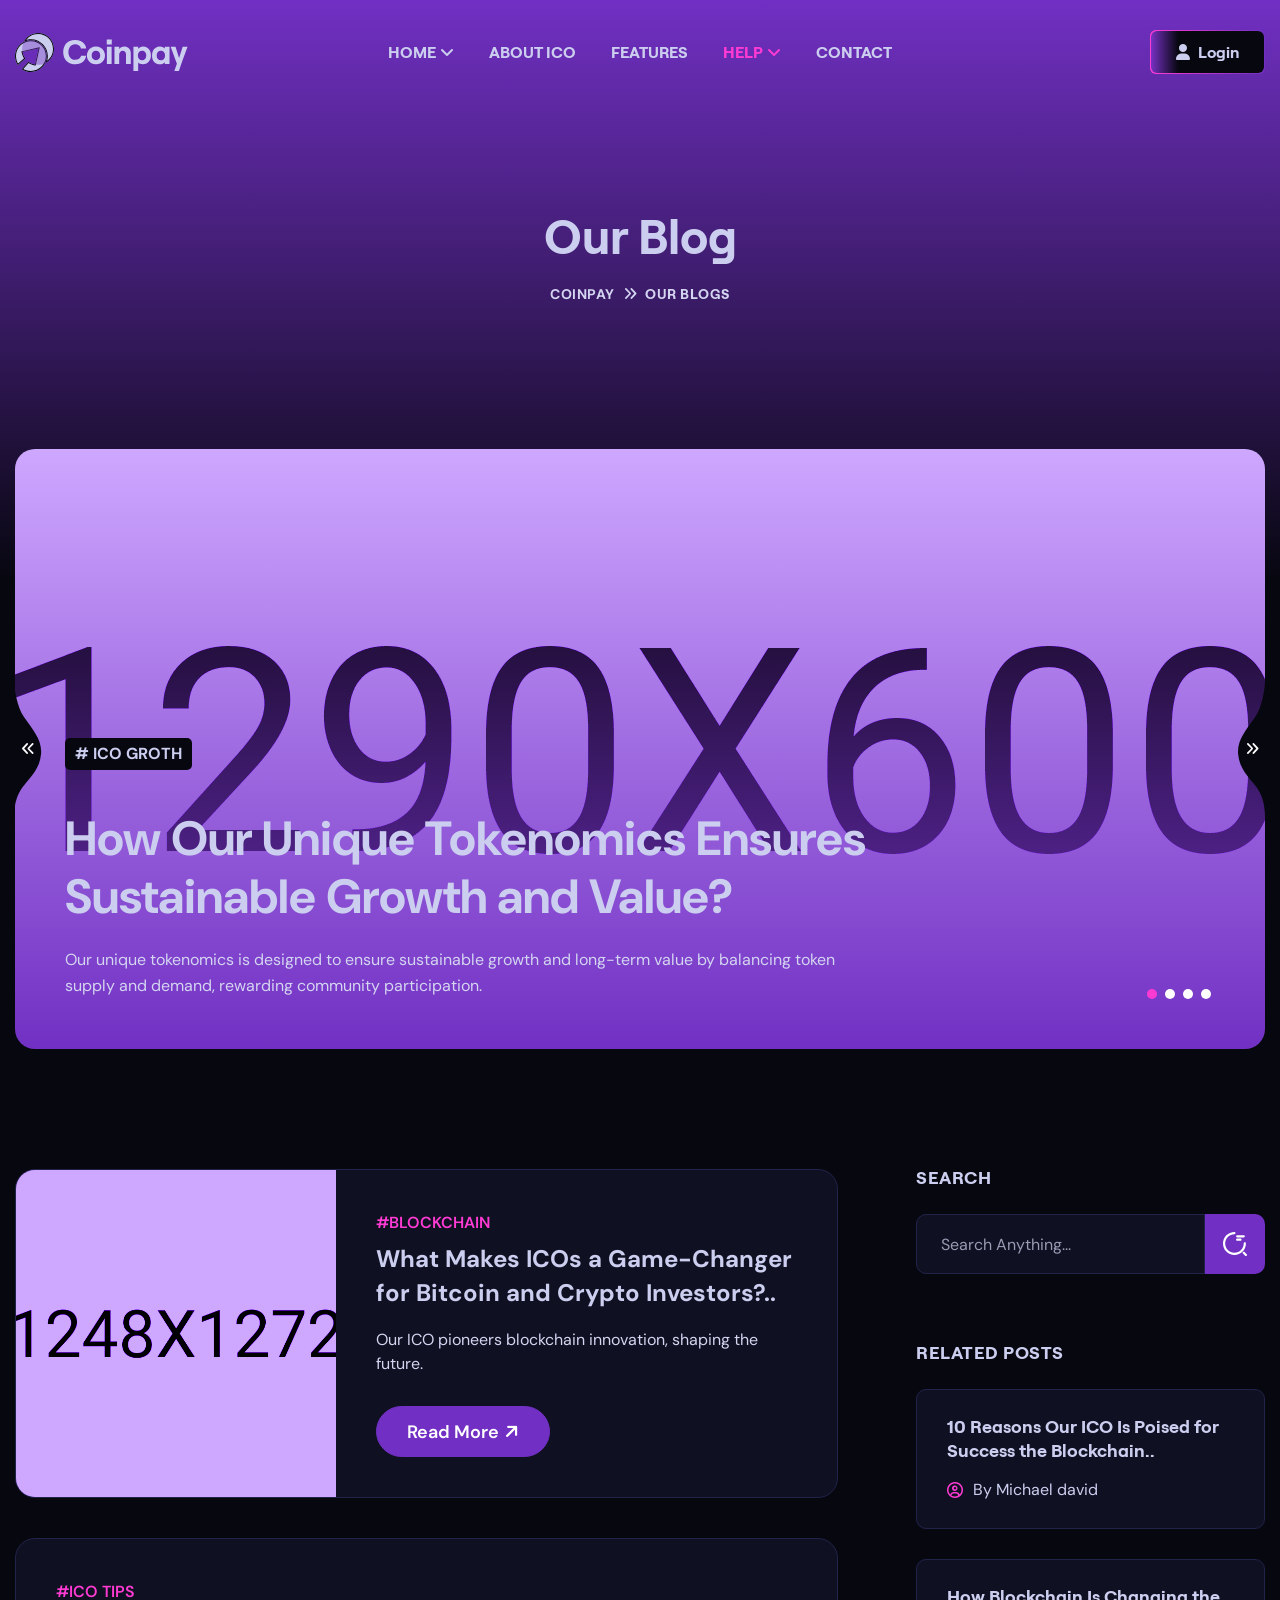
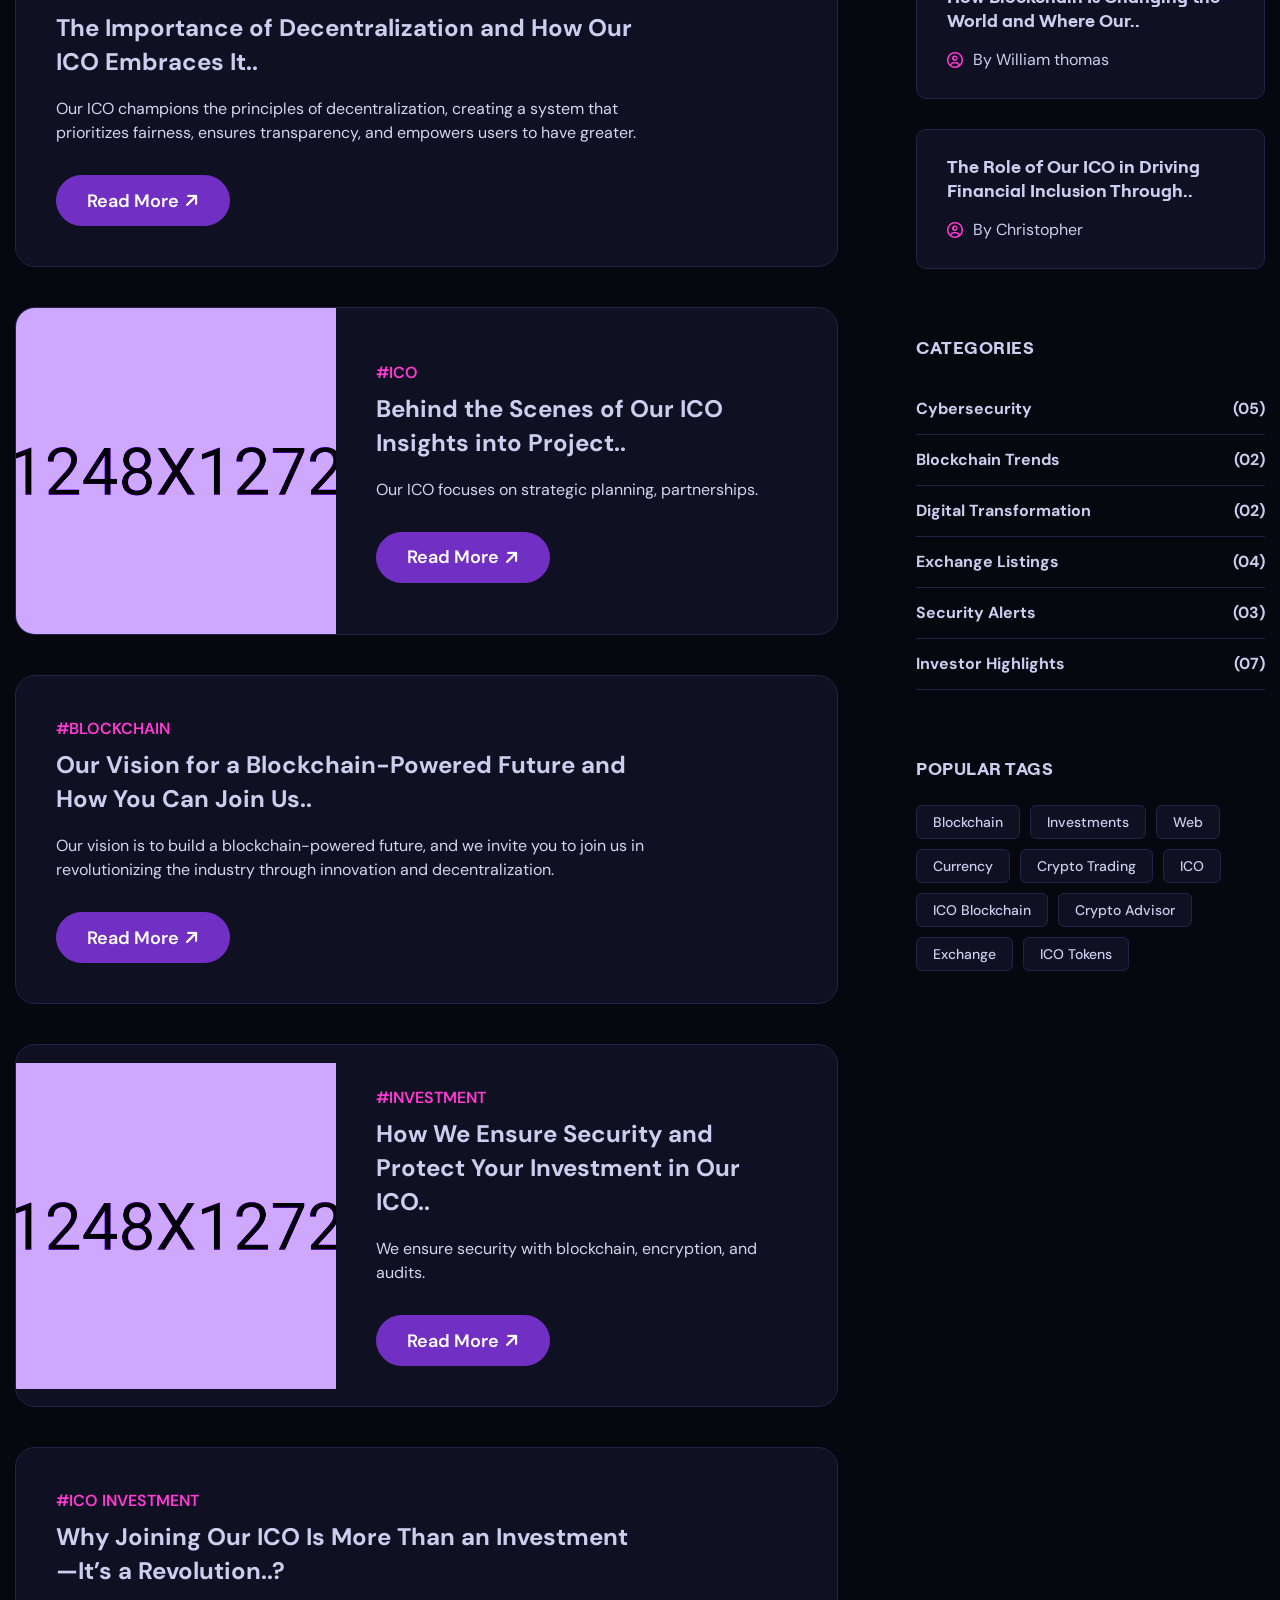
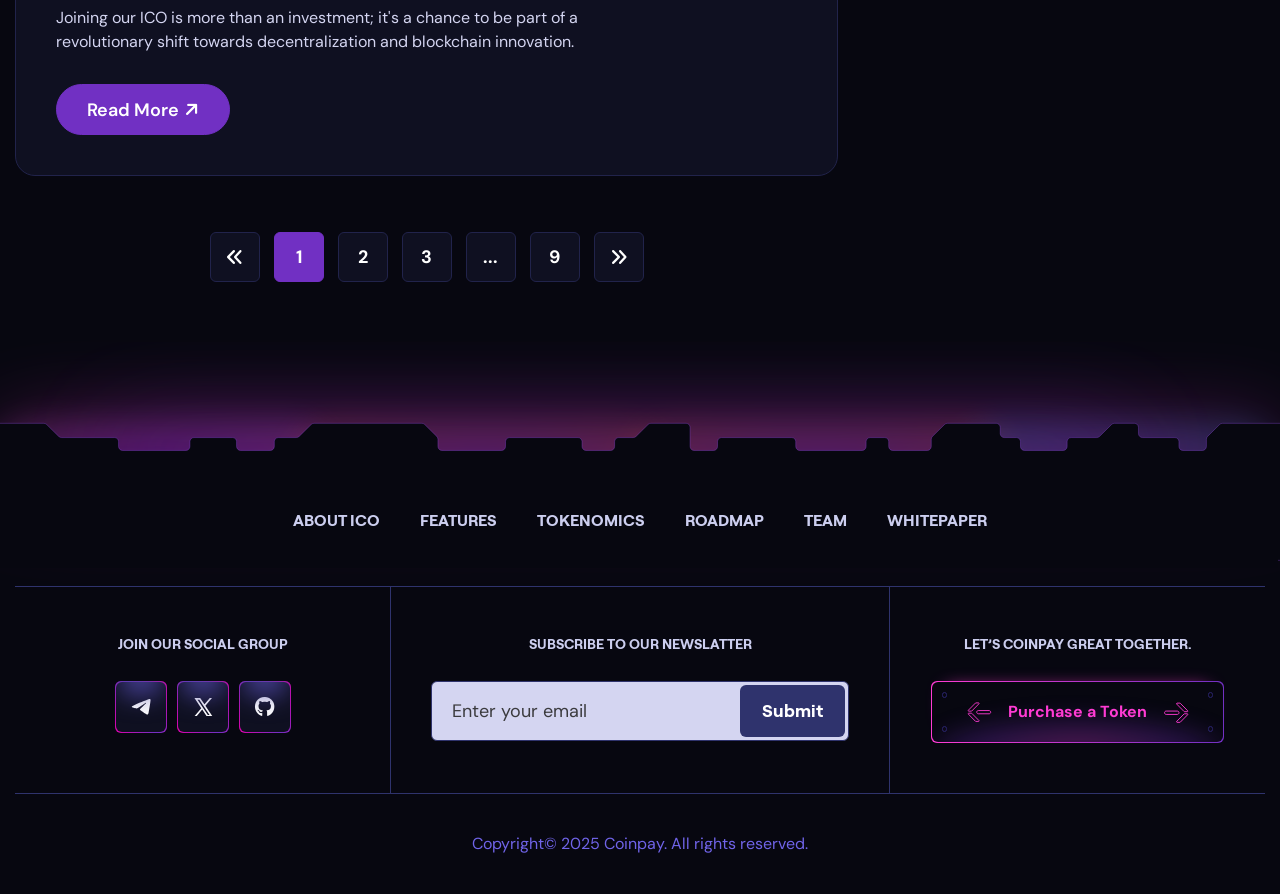
<file: blog.html>
<!doctype html>
<html lang="en">

  <head>

    <meta charset="utf-8">
    <meta name="viewport" content="width=device-width, initial-scale=1, shrink-to-fit=no">
    <meta http-equiv="x-ua-compatible" content="ie=edge">
    <meta name="thumbnail" content="assets/images/ico_template_thumbnail.webp">
    <meta name="description" content="Coinpay - Site Template">
    <meta name="keywords" content="Crypto Currency Bootstrap Site Template">
    <meta name="author" content="xpressbuddy">

    <title>Blogs - Coinpay - Site Template</title>
    <link rel="shortcut icon" href="assets/images/site_logo/favicon_1.svg">

    <!-- Fraimwork - CSS Include -->
    <link rel="stylesheet" type="text/css" href="assets/css/bootstrap.min.css">

    <!-- Icon Font - CSS Include -->
    <link rel="stylesheet" type="text/css" href="assets/css/fontawesome.css">

    <!-- Animation - CSS Include -->
    <link rel="stylesheet" type="text/css" href="assets/css/cursor.css">
    <link rel="stylesheet" type="text/css" href="assets/css/animate.min.css">
    <link rel="stylesheet" type="text/css" href="assets/css/aos.css">

    <!-- Carousel - CSS Include -->
    <link rel="stylesheet" type="text/css" href="assets/css/swiper-bundle.min.css">

    <!-- Video & Image Popup - CSS Include -->
    <link rel="stylesheet" type="text/css" href="assets/css/magnific-popup.min.css">

    <!-- Counter - CSS Include -->
    <link rel="stylesheet" type="text/css" href="assets/css/odometer.min.css">

    <!-- Custom - CSS Include -->
    <link rel="stylesheet" type="text/css" href="assets/css/style.css">

  </head>


  <body class="index_ico">

    <!-- Body Wrap - Start -->
    <div class="page_wrapper">

      <!-- Back To Top - Start -->
      <div class="backtotop">
        <a href="#" class="scroll">
          <i class="fa-solid fa-arrow-up"></i>
        </a>
      </div>
      <!-- Back To Top - End -->

      <!-- Preloader - Start -->
      <div id="preloader">
        <div class="line-1"></div> 
        <div class="line-2"></div> 
        <div class="line-3"></div> 
        <div class="line-4"></div> 
      </div>
      <!-- Preloader - End -->

      <!-- Site Header - Start
      ================================================== -->
      <header class="site_header">
        <div class="nav_wrapper">
          <div class="container">
            <div class="row align-items-center">
              <div class="col-lg-3 col-5 d-flex align-items-center">
                <div class="site_logo">
                  <a class="site_link" href="index.html">
                    <img loading="lazy" src="assets/images/site_logo/site_logo_1.svg" alt="ICO Site Logo">
                  </a>
                </div>
              </div>
              <div class="col-lg-6 col-2">
                <nav class="main_menu navbar navbar-expand-lg">
                  <div class="main_menu_inner collapse navbar-collapse justify-content-center" id="main_menu_dropdown">
                    <ul class="main_menu_list unordered_list text-uppercase">
                      <li class="dropdown">
                        <a class="nav-link" href="#" id="homes_submenu" role="button" data-bs-toggle="dropdown" aria-expanded="false">
                          <span class="nav_link_label" data-text="Home">Home</span>
                          <span class="nav_link_icon">
                            <i class="fa-solid fa-angle-down"></i>
                          </span>
                        </a>
                        <ul class="dropdown-menu" aria-labelledby="homes_submenu">
                          <li>
                            <a class="dropdown-item" href="index_ico.html">
                              <span class="nav_link_label">Coinpay ICO</span>
                            </a>
                          </li>
                          <li>
                            <a class="dropdown-item" href="index_memecoin.html">
                              <span class="nav_link_label">Memecoin</span>
                            </a>
                          </li>
                          <li>
                            <a class="dropdown-item" href="index_pepecoin.html">
                              <span class="nav_link_label">Pepecoin</span>
                            </a>
                          </li>
                        </ul>
                      </li>
                      <li>
                        <a class="nav-link scrollspy_btn" href="#id_ico_about_section">
                          <span class="nav_link_label" data-text="About ICO">About ICO</span>
                        </a>
                      </li>
                      <li>
                        <a class="nav-link scrollspy_btn" href="#id_ico_service_section">
                          <span class="nav_link_label" data-text="Features">Features</span>
                        </a>
                      </li>
                      <li class="dropdown active">
                        <a class="nav-link" href="#" id="help_submenu" role="button" data-bs-toggle="dropdown" aria-expanded="false">
                          <span class="nav_link_label" data-text="Help">Help</span>
                          <span class="nav_link_icon">
                            <i class="fa-solid fa-angle-down"></i>
                          </span>
                        </a>
                        <ul class="dropdown-menu" aria-labelledby="help_submenu">
                          <li>
                            <a class="dropdown-item scrollspy_btn" href="#id_ico_roadmap_section">
                              <span class="nav_link_label">Roadmap</span>
                            </a>
                          </li>
                          <li class="dropdown active">
                            <a class="dropdown-item" href="#" id="blog_submenu" role="button" data-bs-toggle="dropdown" aria-expanded="false">
                              <span class="nav_link_label" data-text="Blog">Blog</span>
                              <span class="nav_link_icon">
                                <i class="fa-solid fa-angle-right"></i>
                              </span>
                            </a>
                            <ul class="dropdown-menu" aria-labelledby="blog_submenu">
                              <li class="active">
                                <a class="dropdown-item" href="blog.html">
                                  <span class="nav_link_label">Blogs</span>
                                </a>
                              </li>
                              <li>
                                <a class="dropdown-item" href="blog_details.html">
                                  <span class="nav_link_label">Blog Details</span>
                                </a>
                              </li>
                            </ul>
                          </li>
                          <li>
                            <a class="dropdown-item" href="contact.html">
                              <span class="nav_link_label">Help Center</span>
                            </a>
                          </li>
                          <li class="dropdown">
                            <a class="dropdown-item" href="#" id="register_submenu" role="button" data-bs-toggle="dropdown" aria-expanded="false">
                              <span class="nav_link_label" data-text="Blog">My Account</span>
                              <span class="nav_link_icon">
                                <i class="fa-solid fa-angle-right"></i>
                              </span>
                            </a>
                            <ul class="dropdown-menu" aria-labelledby="register_submenu">
                              <li>
                                <a class="dropdown-item" href="sign_in.html">
                                  <span class="nav_link_label">Sign In</span>
                                </a>
                              </li>
                              <li>
                                <a class="dropdown-item" href="sign_up.html">
                                  <span class="nav_link_label">Sign Up</span>
                                </a>
                              </li>
                            </ul>
                          </li>
                        </ul>
                      </li>
                      <li>
                        <a class="nav-link" href="contact.html">
                          <span class="nav_link_label" data-text="Contact">Contact</span>
                        </a>
                      </li>
                    </ul>
                  </div>
                </nav>
              </div>
              <div class="col-lg-3 col-5">
                <ul class="btns_group unordered_list p-0 justify-content-end">
                  <li class="d-lg-none">
                    <button class="mobile_menu_btn" type="button" data-bs-toggle="collapse" data-bs-target="#main_menu_dropdown" aria-expanded="false" aria-label="Toggle navigation">
                      <i class="far fa-bars"></i>
                    </button>
                  </li>
                  <li>
                    <a class="ico_btn_outline" href="sign_in.html">
                      <span class="btn_icon">
                        <i class="fa-solid fa-user"></i>
                      </span>
                      <span class="btn_label">Login</span>
                    </a>
                  </li>
                </ul>
              </div>
            </div>
          </div>
        </div>
      </header>
      <!-- Site Header - End
      ================================================== -->

      <!-- Main Body - Start
      ================================================== -->
      <main class="page_content">

        <!-- Hero Section - Start
        ================================================== -->
        <section class="page_header text-center">
          <div class="container">
            <h1 class="page_title">
              Our Blog
            </h1>
            <ol class="breadcrumb justify-content-center">
              <li class="breadcrumb-item"><a href="index.html">Coinpay</a></li>
              <li class="breadcrumb-item active" aria-current="page">Our Blogs</li>
            </ol>
          </div>
        </section>
        <!-- Hero Section - End
        ================================================== -->

        <!-- Blog Section - Start
        ================================================== -->
        <section class="blog_section section_space pt-0">
          <div class="container">
            <div class="blog_carousel_block swiper">
              <div class="swiper-wrapper">
                <div class="swiper-slide" style="background-image: url('assets/images/blogs/blog_post_image_1.webp');">
                  <div class="post_info">
                    <div class="badge"># ICO Groth</div>
                    <h3 class="blog_post_title">
                      <a href="blog_details.html">
                        How Our Unique Tokenomics Ensures Sustainable Growth and Value?
                      </a>
                    </h3>
                    <p class="blog_post_description mb-0">
                      Our unique tokenomics is designed to ensure sustainable growth and long-term value by balancing token supply and demand, rewarding community participation.
                    </p>
                  </div>
                </div>
                <div class="swiper-slide" style="background-image: url('assets/images/blogs/blog_post_image_2.webp');">
                  <div class="post_info">
                    <div class="badge"># Ethereum ICO</div>
                    <h3 class="blog_post_title">
                      <a href="blog_details.html">
                        Why Ethereum is the Ideal Blockchain Platform for Successful ICO..
                      </a>
                    </h3>
                    <p class="blog_post_description mb-0">
                      Ethereum is the ideal blockchain for ICOs due to its secure smart contracts and decentralization. It enables transparent, direct fundraising from global.
                    </p>
                  </div>
                </div>
                <div class="swiper-slide" style="background-image: url('assets/images/blogs/blog_post_image_1.webp');">
                  <div class="post_info">
                    <div class="badge"># ICO Groth</div>
                    <h3 class="blog_post_title">
                      <a href="blog_details.html">
                        How Our Unique Tokenomics Ensures Sustainable Growth and Value?
                      </a>
                    </h3>
                    <p class="blog_post_description mb-0">
                      Our unique tokenomics is designed to ensure sustainable growth and long-term value by balancing token supply and demand, rewarding community participation.
                    </p>
                  </div>
                </div>
                <div class="swiper-slide" style="background-image: url('assets/images/blogs/blog_post_image_2.webp');">
                  <div class="post_info">
                    <div class="badge"># Ethereum ICO</div>
                    <h3 class="blog_post_title">
                      <a href="blog_details.html">
                        Why Ethereum is the Ideal Blockchain Platform for Successful ICO..
                      </a>
                    </h3>
                    <p class="blog_post_description mb-0">
                      Ethereum is the ideal blockchain for ICOs due to its secure smart contracts and decentralization. It enables transparent, direct fundraising from global.
                    </p>
                  </div>
                </div>
              </div>
              <div class="bc-pagination"></div>
              <button class="bc-button-prev" type="button" style="background-image: url('assets/images/shapes/shape_left.svg');">
                <i class="fa-solid fa-angles-left"></i>
              </button>
              <button class="bc-button-next" type="button" style="background-image: url('assets/images/shapes/shape_right.svg');">
                <i class="fa-solid fa-angles-right"></i>
              </button>
            </div>
            <div class="row justify-content-lg-between">
              <div class="col-lg-8">
                <div class="blog_post_left_image">
                  <a class="post_image" href="blog_details.html">
                    <img src="assets/images/blogs/blog_post_image_3.webp" alt="Post Image">
                  </a>
                  <div class="post_info">
                    <a class="blog_post_category" href="#!">#blockchain</a>
                    <h3 class="blog_post_title">
                      <a href="blog_details.html">
                        What Makes ICOs a Game-Changer for Bitcoin and Crypto Investors?..
                      </a>
                    </h3>
                    <p class="blog_post_description">
                      Our ICO pioneers blockchain innovation, shaping the future.
                    </p>
                    <a class="btn" href="blog_details.html">
                      <span class="btn_label">Read More</span>
                      <span class="btn_icon"><i class="fa-solid fa-arrow-up-right"></i></span>
                    </a>
                  </div>
                </div>
                <div class="blog_post_left_image">
                  <div class="post_info">
                    <a class="blog_post_category" href="#!">#ico tips</a>
                    <h3 class="blog_post_title">
                      <a href="blog_details.html">
                        The Importance of Decentralization and How Our ICO Embraces It..
                      </a>
                    </h3>
                    <p class="blog_post_description">
                      Our ICO champions the principles of decentralization, creating a system that prioritizes fairness, ensures transparency, and empowers users to have greater.
                    </p>
                    <a class="btn" href="blog_details.html">
                      <span class="btn_label">Read More</span>
                      <span class="btn_icon"><i class="fa-solid fa-arrow-up-right"></i></span>
                    </a>
                  </div>
                </div>
                <div class="blog_post_left_image">
                  <a class="post_image" href="blog_details.html">
                    <img src="assets/images/blogs/blog_post_image_4.webp" alt="Post Image">
                  </a>
                  <div class="post_info">
                    <a class="blog_post_category" href="#!">#ico</a>
                    <h3 class="blog_post_title">
                      <a href="blog_details.html">
                        Behind the Scenes of Our ICO Insights into Project..
                      </a>
                    </h3>
                    <p class="blog_post_description">
                      Our ICO focuses on strategic planning, partnerships.
                    </p>
                    <a class="btn" href="blog_details.html">
                      <span class="btn_label">Read More</span>
                      <span class="btn_icon"><i class="fa-solid fa-arrow-up-right"></i></span>
                    </a>
                  </div>
                </div>
                <div class="blog_post_left_image">
                  <div class="post_info">
                    <a class="blog_post_category" href="#!">#blockchain</a>
                    <h3 class="blog_post_title">
                      <a href="blog_details.html">
                        Our Vision for a Blockchain-Powered Future and How You Can Join Us..
                      </a>
                    </h3>
                    <p class="blog_post_description">
                      Our vision is to build a blockchain-powered future, and we invite you to join us in revolutionizing the industry through innovation and decentralization.
                    </p>
                    <a class="btn" href="blog_details.html">
                      <span class="btn_label">Read More</span>
                      <span class="btn_icon"><i class="fa-solid fa-arrow-up-right"></i></span>
                    </a>
                  </div>
                </div>
                <div class="blog_post_left_image">
                  <a class="post_image" href="blog_details.html">
                    <img src="assets/images/blogs/blog_post_image_5.webp" alt="Post Image">
                  </a>
                  <div class="post_info">
                    <a class="blog_post_category" href="#!">#investment</a>
                    <h3 class="blog_post_title">
                      <a href="blog_details.html">
                        How We Ensure Security and Protect Your Investment in Our ICO..
                      </a>
                    </h3>
                    <p class="blog_post_description">
                      We ensure security with blockchain, encryption, and audits.
                    </p>
                    <a class="btn" href="blog_details.html">
                      <span class="btn_label">Read More</span>
                      <span class="btn_icon"><i class="fa-solid fa-arrow-up-right"></i></span>
                    </a>
                  </div>
                </div>
                <div class="blog_post_left_image">
                  <div class="post_info">
                    <a class="blog_post_category" href="#!">#ico investment</a>
                    <h3 class="blog_post_title">
                      <a href="blog_details.html">
                        Why Joining Our ICO Is More Than an Investment—It’s a Revolution..?
                      </a>
                    </h3>
                    <p class="blog_post_description">
                      Joining our ICO is more than an investment; it's a chance to be part of a revolutionary shift towards decentralization and blockchain innovation.
                    </p>
                    <a class="btn" href="blog_details.html">
                      <span class="btn_label">Read More</span>
                      <span class="btn_icon"><i class="fa-solid fa-arrow-up-right"></i></span>
                    </a>
                  </div>
                </div>
                <ul class="pagination_nav pt-3 unordered_list justify-content-center">
                  <li><a href="#!"><i class="fa-solid fa-angles-left"></i></a></li>
                  <li class="active"><a href="#!">1</a></li>
                  <li><a href="#!">2</a></li>
                  <li><a href="#!">3</a></li>
                  <li><a href="#!">...</a></li>
                  <li><a href="#!">9</a></li>
                  <li><a href="#!"><i class="fa-solid fa-angles-right"></i></a></li>
                </ul>
              </div>
              <div class="col-lg-4">
                <aside class="sidebar pt-5 pt-lg-0 ps-lg-5">
                  <div class="sidebar_search_block">
                    <h3 class="sidebar_title">Search</h3>
                    <form class="search_input" action="#">
                      <input type="search" name="search" placeholder="Search Anything...">
                      <button type="submit">
                        <img src="assets/icons/icon_search.svg" alt="Icon Search">
                      </button>
                    </form>
                  </div>

                  <div class="recent_post_block">
                    <h3 class="sidebar_title">Related Posts</h3>
                    <ul class="recent_post_list unordered_list_block">
                      <li>
                        <a class="recent_post_item" href="blog_details.html">
                          <span class="blog_post_title">
                            10 Reasons Our ICO Is Poised for Success the Blockchain..
                          </span>
                          <span class="blog_post_admin">
                            <i class="fa-regular fa-circle-user"></i>
                            By Michael david
                          </span>
                        </a>
                      </li>
                      <li>
                        <a class="recent_post_item" href="blog_details.html">
                          <span class="blog_post_title">
                            How Blockchain Is Changing the World and Where Our..
                          </span>
                          <span class="blog_post_admin">
                            <i class="fa-regular fa-circle-user"></i>
                            By William thomas
                          </span>
                        </a>
                      </li>
                      <li>
                        <a class="recent_post_item" href="blog_details.html">
                          <span class="blog_post_title">
                            The Role of Our ICO in Driving Financial Inclusion Through..
                          </span>
                          <span class="blog_post_admin">
                            <i class="fa-regular fa-circle-user"></i>
                            By Christopher
                          </span>
                        </a>
                      </li>
                    </ul>
                  </div>

                  <div class="sidebar_category_list">
                    <h3 class="sidebar_title">Categories</h3>
                    <ul class="category_list_block unordered_list_block">
                      <li>
                        <a href="#!">
                          <span class="icon"><i class="fa-solid fa-arrow-up-right"></i></span>
                          <span class="label">Cybersecurity</span>
                          <span class="value">(05)</span>
                        </a>
                      </li>
                      <li>
                        <a href="#!">
                          <span class="icon"><i class="fa-solid fa-arrow-up-right"></i></span>
                          <span class="label">Blockchain Trends</span>
                          <span class="value">(02)</span>
                        </a>
                      </li>
                      <li>
                        <a href="#!">
                          <span class="icon"><i class="fa-solid fa-arrow-up-right"></i></span>
                          <span class="label">Digital Transformation</span>
                          <span class="value">(02)</span>
                        </a>
                      </li>
                      <li>
                        <a href="#!">
                          <span class="icon"><i class="fa-solid fa-arrow-up-right"></i></span>
                          <span class="label">Exchange Listings</span>
                          <span class="value">(04)</span>
                        </a>
                      </li>
                      <li>
                        <a href="#!">
                          <span class="icon"><i class="fa-solid fa-arrow-up-right"></i></span>
                          <span class="label">Security Alerts</span>
                          <span class="value">(03)</span>
                        </a>
                      </li>
                      <li>
                        <a href="#!">
                          <span class="icon"><i class="fa-solid fa-arrow-up-right"></i></span>
                          <span class="label">Investor Highlights</span>
                          <span class="value">(07)</span>
                        </a>
                      </li>
                    </ul>
                  </div>

                  <div class="sidebar_tags">
                    <h3 class="sidebar_title">Popular Tags</h3>
                    <ul class="tags_block unordered_list">
                      <li><a href="#!">Blockchain</a></li>
                      <li><a href="#!">Investments</a></li>
                      <li><a href="#!">Web</a></li>
                      <li><a href="#!">Currency</a></li>
                      <li><a href="#!">Crypto Trading</a></li>
                      <li><a href="#!">ICO</a></li>
                      <li><a href="#!">ICO Blockchain</a></li>
                      <li><a href="#!">Crypto Advisor</a></li>
                      <li><a href="#!">Exchange</a></li>
                      <li><a href="#!">ICO Tokens</a></li>
                    </ul>
                  </div>
                </aside>
              </div>
            </div>
          </div>
        </section>
        <!-- Blog Section - End
        ================================================== -->

      </main>
      <!-- Main Body - End
      ================================================== -->

      <!-- Site Footer - Start
      ================================================== -->
      <footer class="ico_site_footer section_decoration section_shadow_top">
        <div class="decoration_item shape_top">
          <img src="assets/images/shapes/shape_ico_hero_section_bottom.svg" alt="Bottom Line Shape">
        </div>
        <div class="container">
          <ul class="pagelist_block unordered_list justify-content-center text-uppercase">
            <li>
              <a class="scrollspy_btn" href="#!">
                <span class="pagelist_label">
                  About ICO
                </span>
              </a>
            </li>
            <li>
              <a class="scrollspy_btn" href="#!">
                <span class="pagelist_label">
                  Features
                </span>
              </a>
            </li>
            <li>
              <a class="scrollspy_btn" href="#!">
                <span class="pagelist_label">
                  Tokenomics
                </span>
              </a>
            </li>
            <li>
              <a class="scrollspy_btn" href="#!">
                <span class="pagelist_label">
                  Roadmap
                </span>
              </a>
            </li>
            <li>
              <a class="scrollspy_btn" href="#!">
                <span class="pagelist_label">
                  Team
                </span>
              </a>
            </li>
            <li>
              <a class="scrollspy_btn" href="#!">
                <span class="pagelist_label">
                  Whitepaper
                </span>
              </a>
            </li>
          </ul>
          <div class="middle_area">
            <div class="column">
              <h3 class="footer_title text-uppercase">Join our social group</h3>
              <ul class="social_block style_2 unordered_list justify-content-center">
                <li>
                  <a href="#!">
                    <svg viewBox="0 0 20 16" xmlns="http://www.w3.org/2000/svg">
                      <path d="M12.1817 2.34636C10.5036 3.04236 7.14877 4.48456 2.11879 6.67146C1.30201 6.99576 0.873436 7.31296 0.834656 7.62286C0.768491 8.14806 1.42705 8.35476 2.32148 8.63456C2.44372 8.67336 2.57025 8.71206 2.69969 8.75516C3.58123 9.04066 4.76611 9.37506 5.38149 9.38796C5.9409 9.39946 6.56497 9.16986 7.25381 8.69916C11.9531 5.53206 14.379 3.93206 14.5314 3.89756C14.6393 3.87316 14.7888 3.84166 14.8894 3.93206C14.9901 4.02106 14.9801 4.19036 14.97 4.23626C14.9038 4.51326 12.3241 6.90826 10.9868 8.14806C10.5698 8.53416 10.2749 8.80826 10.2146 8.87136C10.0794 9.01056 9.94141 9.14396 9.80908 9.27176C8.98941 10.0581 8.37683 10.6494 9.84356 11.6137C10.5482 12.0772 11.1119 12.4604 11.6741 12.8421C12.2882 13.2597 12.9008 13.6758 13.6945 14.1953C13.8959 14.3273 14.0886 14.4636 14.2769 14.5971C14.9916 15.1065 15.6343 15.5628 16.4281 15.4911C16.8883 15.448 17.3656 15.0161 17.6072 13.726C18.1781 10.6752 19.3026 4.06836 19.5629 1.34476C19.5788 1.11856 19.5691 0.891358 19.5341 0.667358C19.5132 0.486458 19.425 0.320058 19.2868 0.201058C19.0812 0.0331581 18.7619 -0.002742 18.6182 0.000158001C17.9696 0.011558 16.9746 0.357458 12.1817 2.34636Z"/>
                    </svg>
                  </a>
                </li>
                <li>
                  <a href="#!">
                    <svg viewBox="0 0 15 14" xmlns="http://www.w3.org/2000/svg">
                      <path d="M14.7876 14L9.31558 5.8405L9.32498 5.8482L14.2588 0H12.6101L8.59076 4.76L5.39902 0H1.07488L6.18362 7.6179L0.794922 14H2.44366L6.91214 8.7042L10.4635 14H14.7876ZM4.74576 1.2727L12.4234 12.7273H11.1168L3.43295 1.2727H4.74576Z"/>
                    </svg>
                  </a>
                </li>
                <li>
                  <a href="#!">
                    <i class="fa-brands fa-github"></i>
                  </a>
                </li>
              </ul>
            </div>
            <div class="column">
              <h3 class="footer_title text-uppercase">Subscribe to our newslatter</h3>
              <form class="ico_newsletter_form" action="#">
                <input type="email" name="email" placeholder="Enter your email">
                <button class="submit_btn" type="submit">Submit</button>
              </form>
            </div>
            <div class="column">
              <h3 class="footer_title text-uppercase">Let’s coinpay great together.</h3>
              <a class="ico_creative_btn" href="#!">
                <span class="btn_wrapper">
                  <span class="btn_icon_left">
                    <small class="dot_top"></small>
                    <small class="dot_bottom"></small>
                    <svg class="icon_arrow_left" viewBox="0 0 28 23" xmlns="http://www.w3.org/2000/svg">
                      <path d="M13.4106 20.8083L5.36673 12.6878C5.26033 12.5804 5.11542 12.52 4.96423 12.52H1.84503C1.34158 12.52 1.08822 13.1276 1.44252 13.4852L9.48642 21.6057C9.59281 21.7131 9.73773 21.7736 9.88892 21.7736H13.0081C13.5116 21.7736 13.7649 21.166 13.4106 20.8083Z"/>
                      <path d="M12.6803 9.57324H24.71C25.7116 9.57324 26.5234 10.3851 26.5234 11.3866C26.5234 12.3882 25.7116 13.2 24.71 13.2H12.6803C11.6788 13.2 10.8669 12.3882 10.8669 11.3866C10.8669 10.3851 11.6788 9.57324 12.6803 9.57324Z"/>
                      <path d="M1.44252 9.28834L9.48641 1.16784C9.59281 1.06043 9.73772 1 9.88891 1H13.0081C13.5116 1 13.7649 1.60758 13.4106 1.96525L5.36672 10.0858C5.26033 10.1932 5.11541 10.2536 4.96422 10.2536H1.84502C1.34158 10.2536 1.08822 9.64601 1.44252 9.28834Z"/>
                    </svg>
                  </span>
                  <span class="btn_label">Purchase a Token</span>
                  <span class="btn_icon_right">
                    <small class="dot_top"></small>
                    <small class="dot_bottom"></small>
                    <svg class="icon_arrow_right" viewBox="0 0 27 23" xmlns="http://www.w3.org/2000/svg">
                      <path d="M13.6558 2.19168L21.6997 10.3122C21.8061 10.4196 21.951 10.48 22.1022 10.48H25.2214C25.7248 10.48 25.9782 9.87238 25.6239 9.51478L17.58 1.39428C17.4736 1.28688 17.3287 1.22638 17.1775 1.22638H14.0583C13.5548 1.22638 13.3015 1.83398 13.6558 2.19168Z"/>
                      <path d="M14.3861 13.4268H2.35637C1.35486 13.4268 0.542969 12.6149 0.542969 11.6134C0.542969 10.6118 1.35486 9.79996 2.35637 9.79996H14.3861C15.3876 9.79996 16.1995 10.6118 16.1995 11.6134C16.1995 12.6149 15.3876 13.4268 14.3861 13.4268Z"/>
                      <path d="M25.6239 13.7117L17.58 21.8322C17.4736 21.9396 17.3287 22 17.1775 22H14.0583C13.5548 22 13.3015 21.3924 13.6558 21.0347L21.6997 12.9142C21.8061 12.8068 21.951 12.7464 22.1022 12.7464H25.2214C25.7248 12.7464 25.9782 13.354 25.6239 13.7117Z"/>
                    </svg>
                  </span>
                </span>
              </a>
            </div>
          </div>
          <div class="footer_bottom text-center">
            <p class="copyright_text m-0 text-secondary">Copyright© 2025 Coinpay. All rights reserved.</p>
          </div>
        </div>
      </footer>
      <!-- Site Footer - End
      ================================================== -->

    </div>
    <!-- Body Wrap - End -->

    <!-- Fraimwork - Jquery Include -->
    <script src="assets/js/jquery.min.js"></script>
    <script src="assets/js/popper.min.js"></script>
    <script src="assets/js/bootstrap.min.js"></script>
    <script src="assets/js/bootstrap-dropdown-ml-hack.min.js"></script>

    <!-- Animation - jquery include -->
    <script src="assets/js/cursor.js"></script>
    <script src="assets/js/gsap.js"></script>
    <script src="assets/js/gsap-scroll-trigger.js"></script>
    <script src="assets/js/gsap-split-text.js"></script>
    <script src="assets/js/smooth-scroll.js"></script>
    <script src="assets/js/aos.js"></script>

    <!-- Countdown Timer - jquery include -->
    <script src="assets/js/countdown.js"></script>

    <!-- Carousel - Jquery Include -->
    <script src="assets/js/swiper-bundle.min.js"></script>

    <!-- Video & Image Popup - Jquery Include -->
    <script src="assets/js/magnific-popup.min.js"></script>
    
    <!-- Counter - Jquery Include -->
    <script src="assets/js/appear.min.js"></script>
    <script src="assets/js/odometer.min.js"></script>

    <!-- Custom - Jquery Include -->
    <script src="assets/js/main.js"></script>

  </body>
</html>
</file>
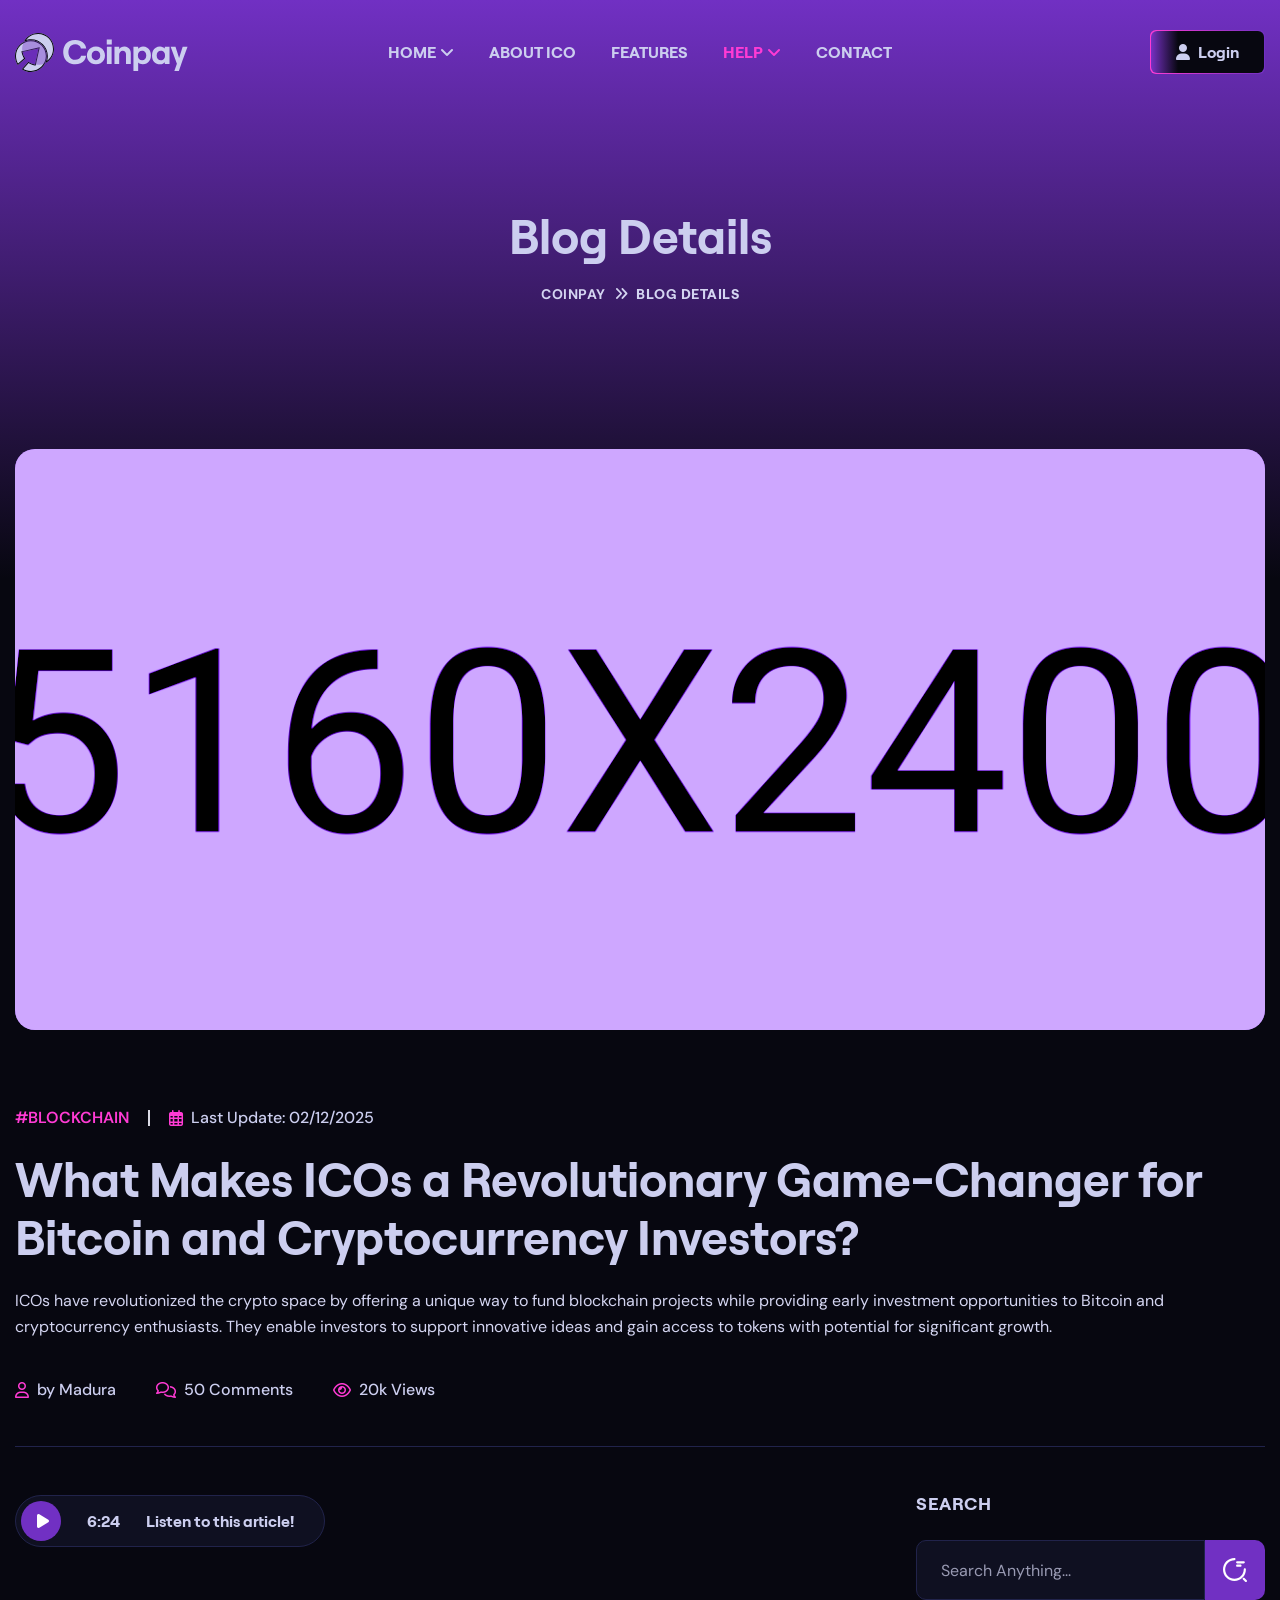
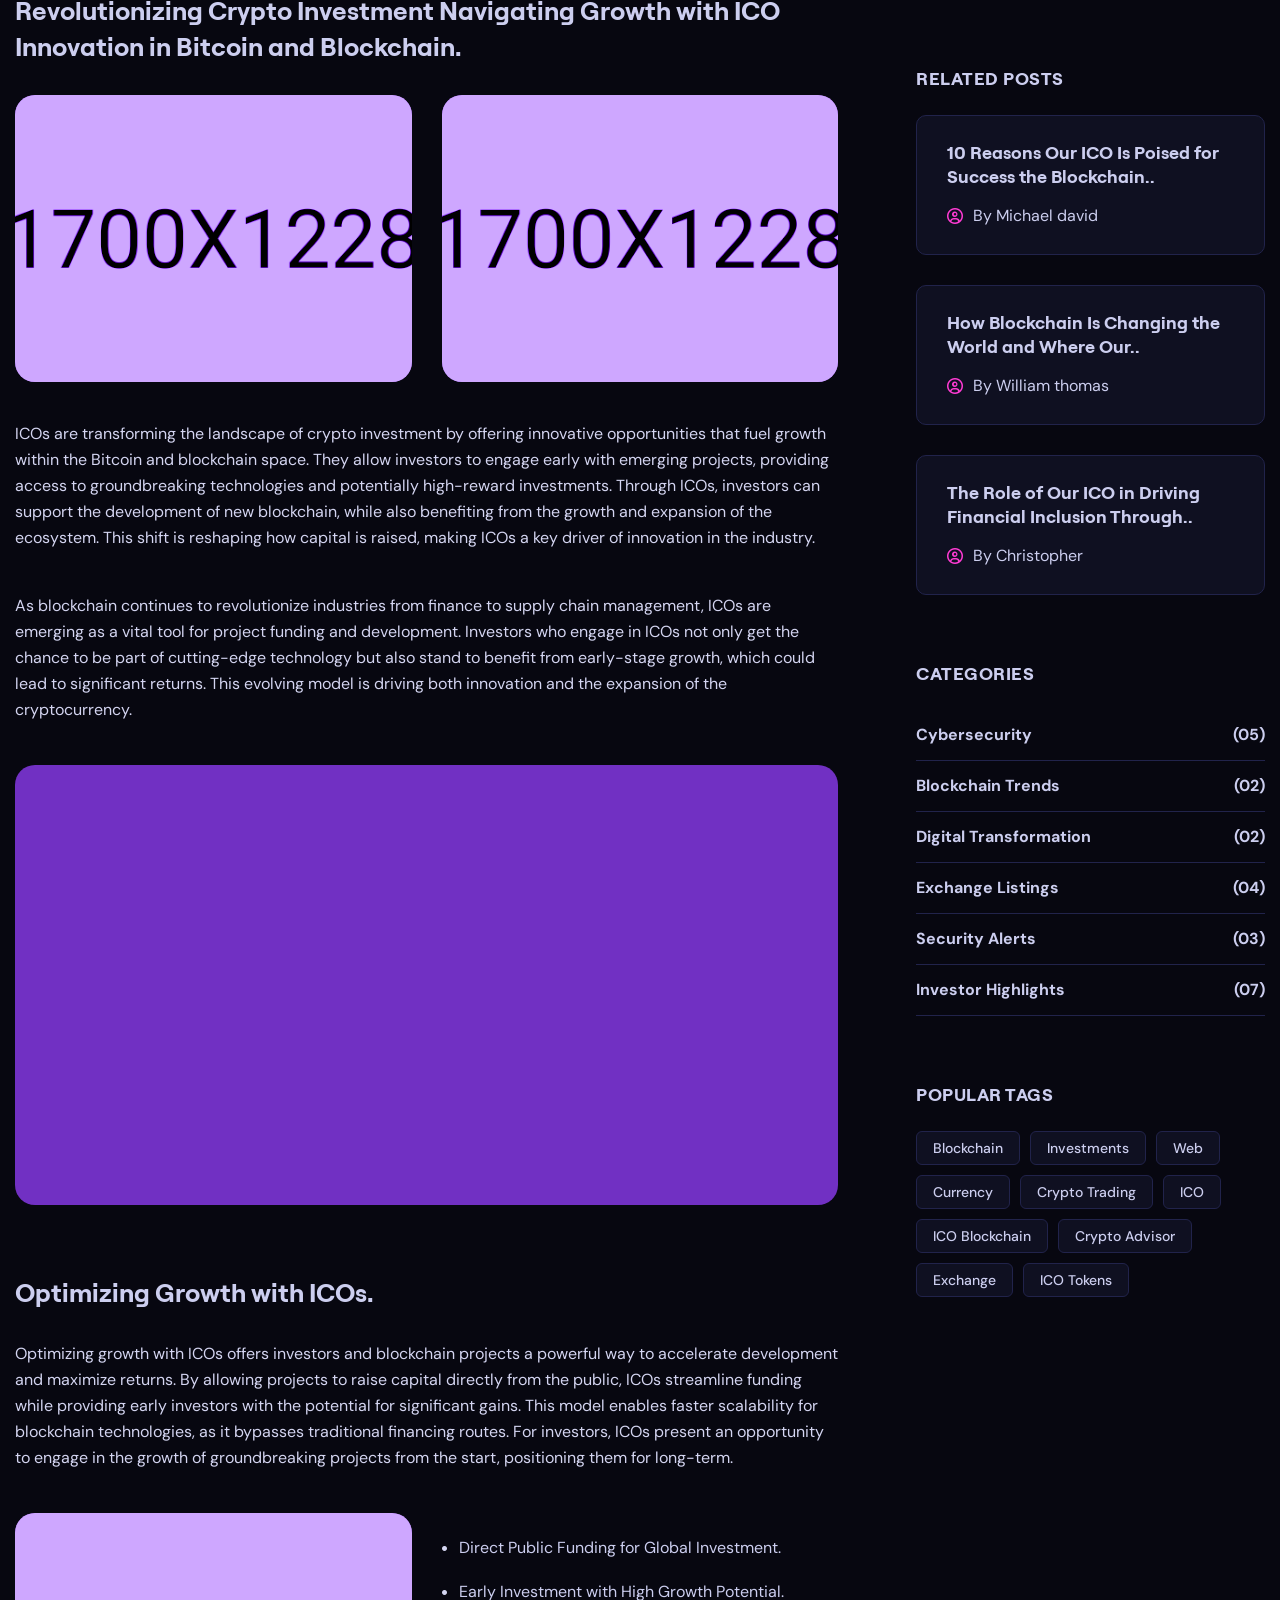
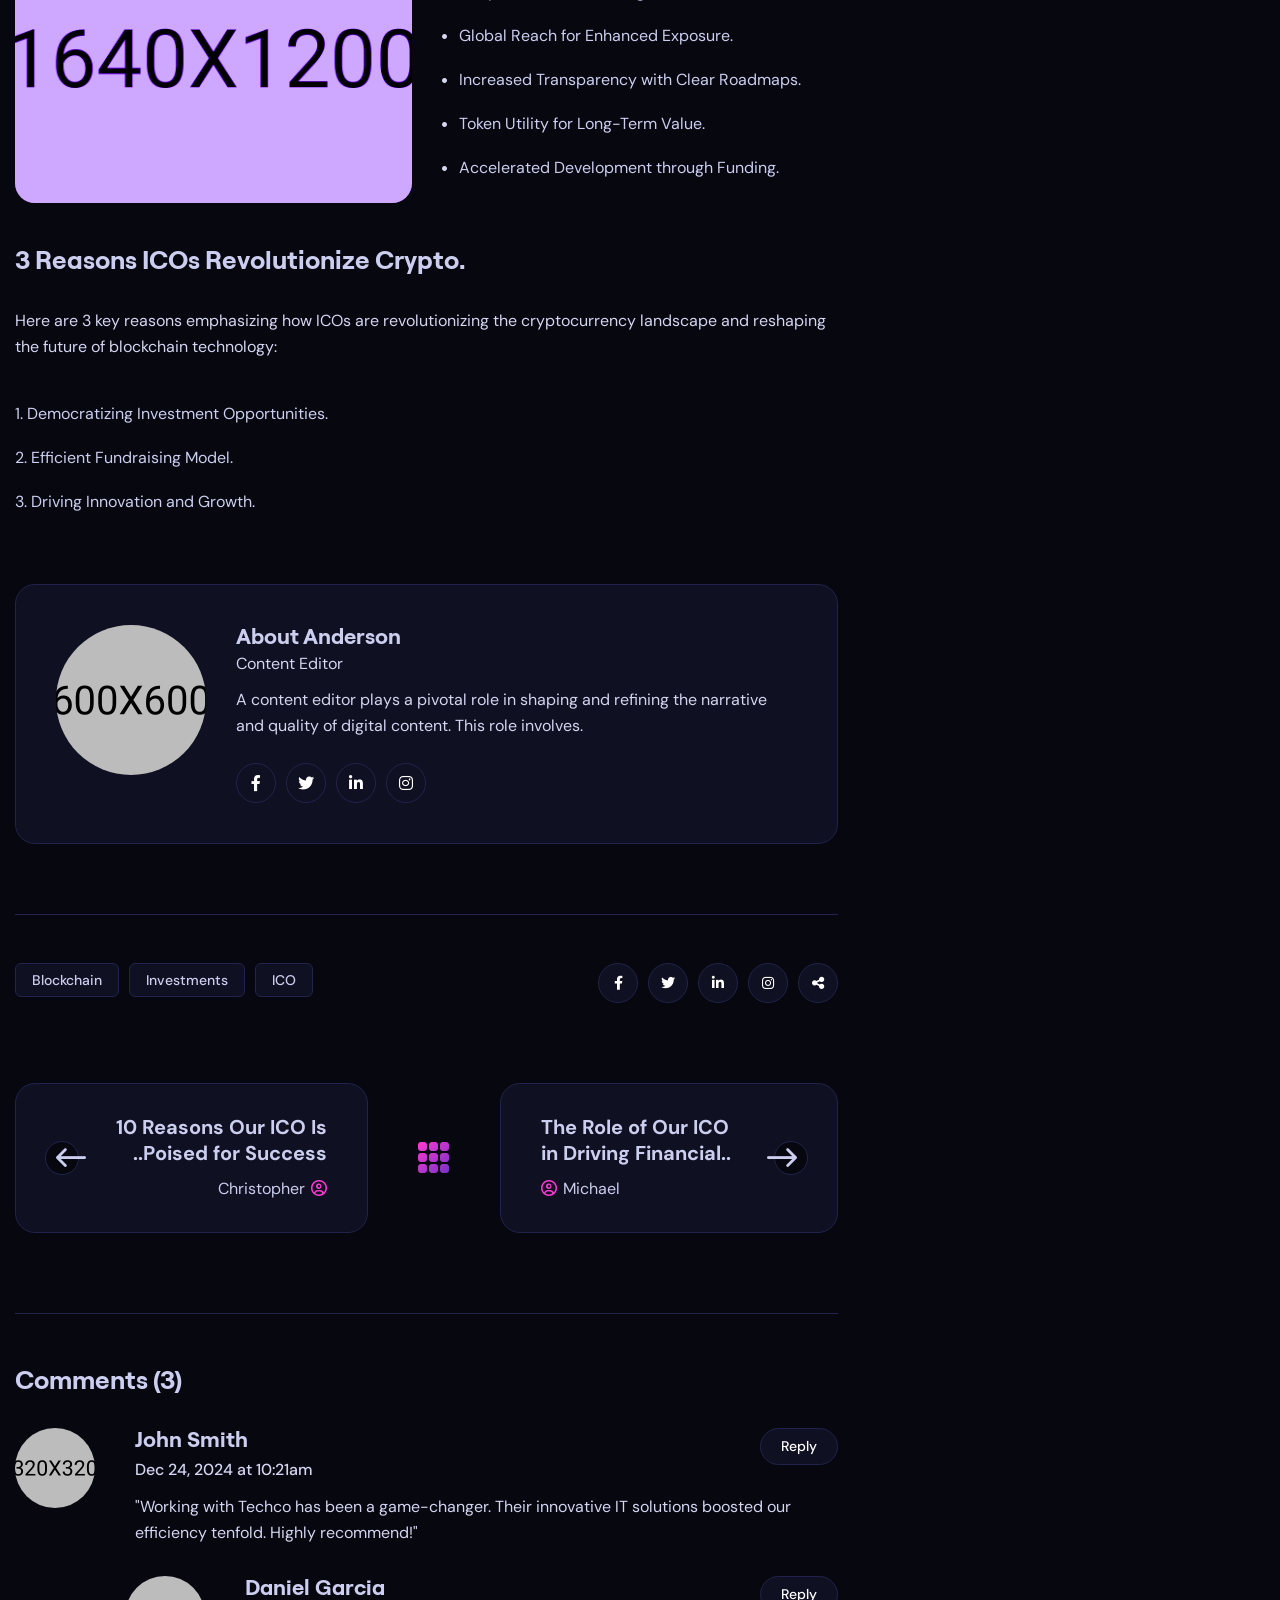
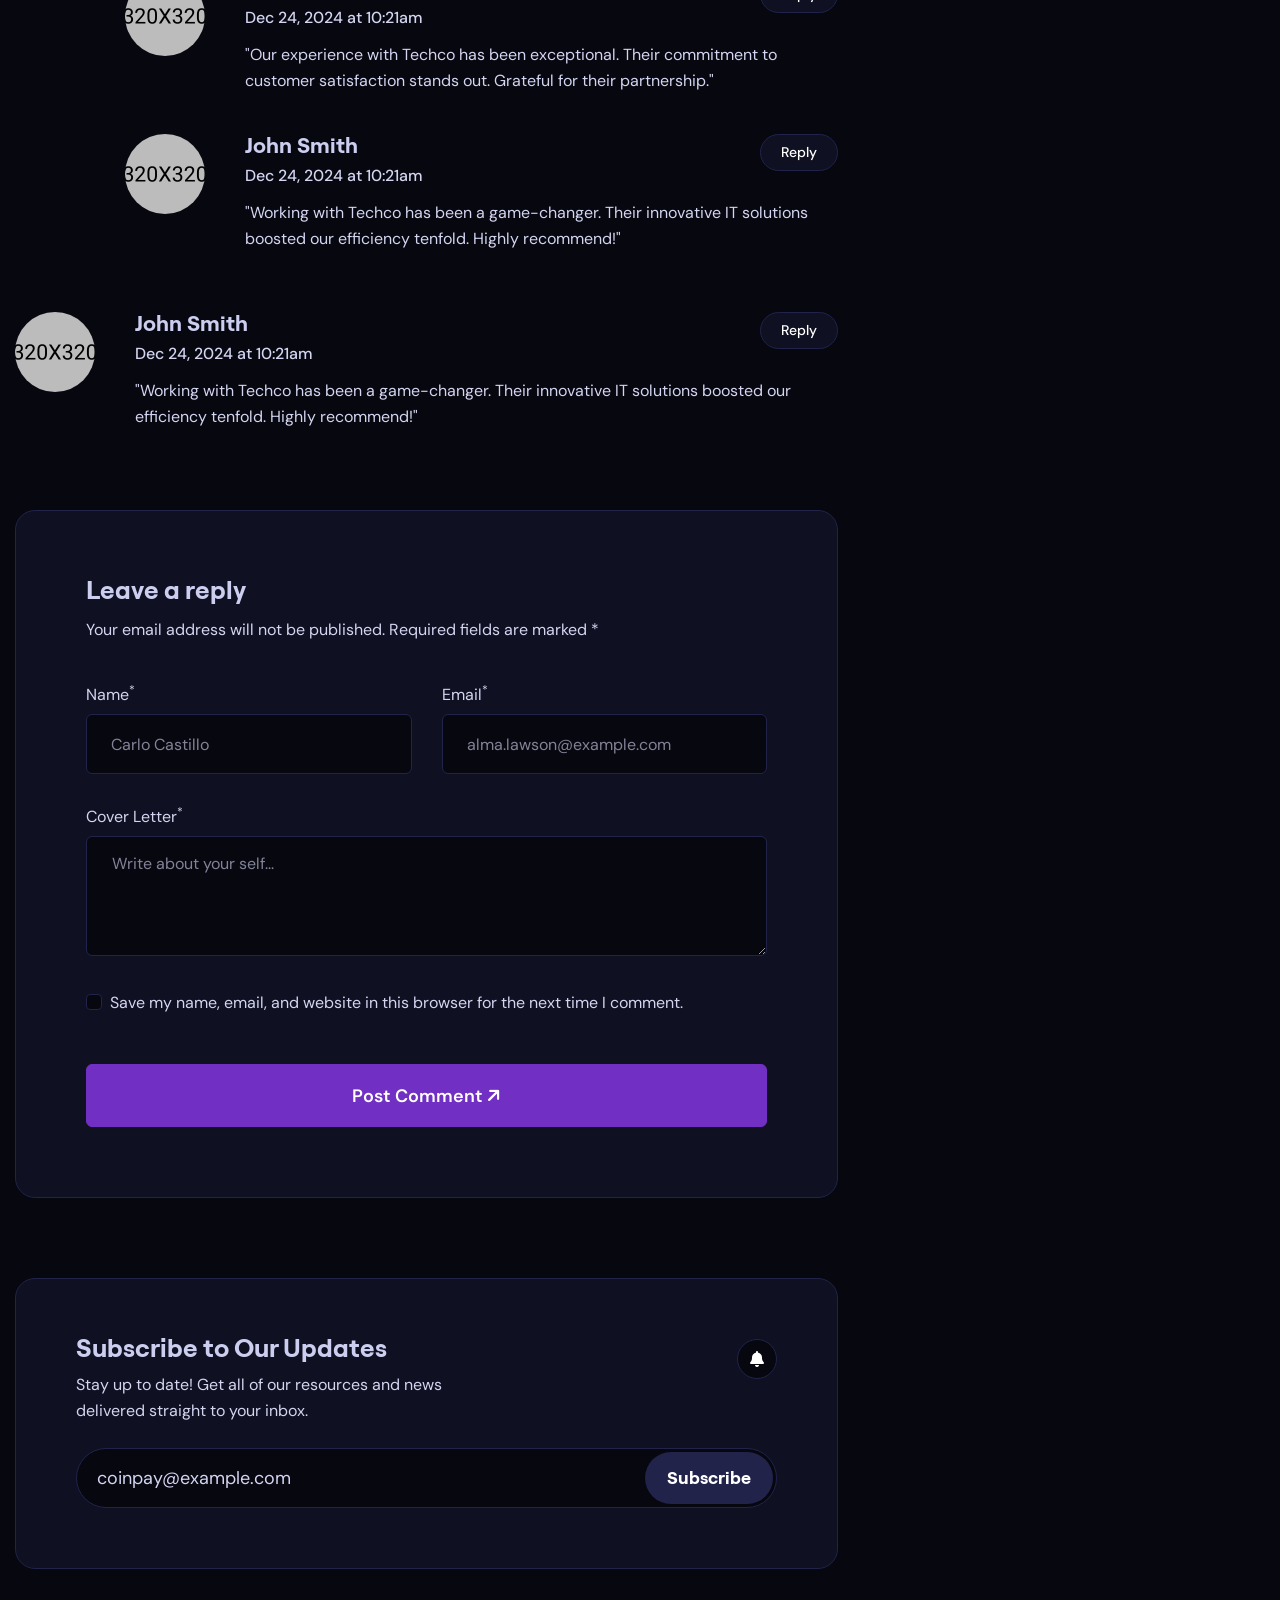
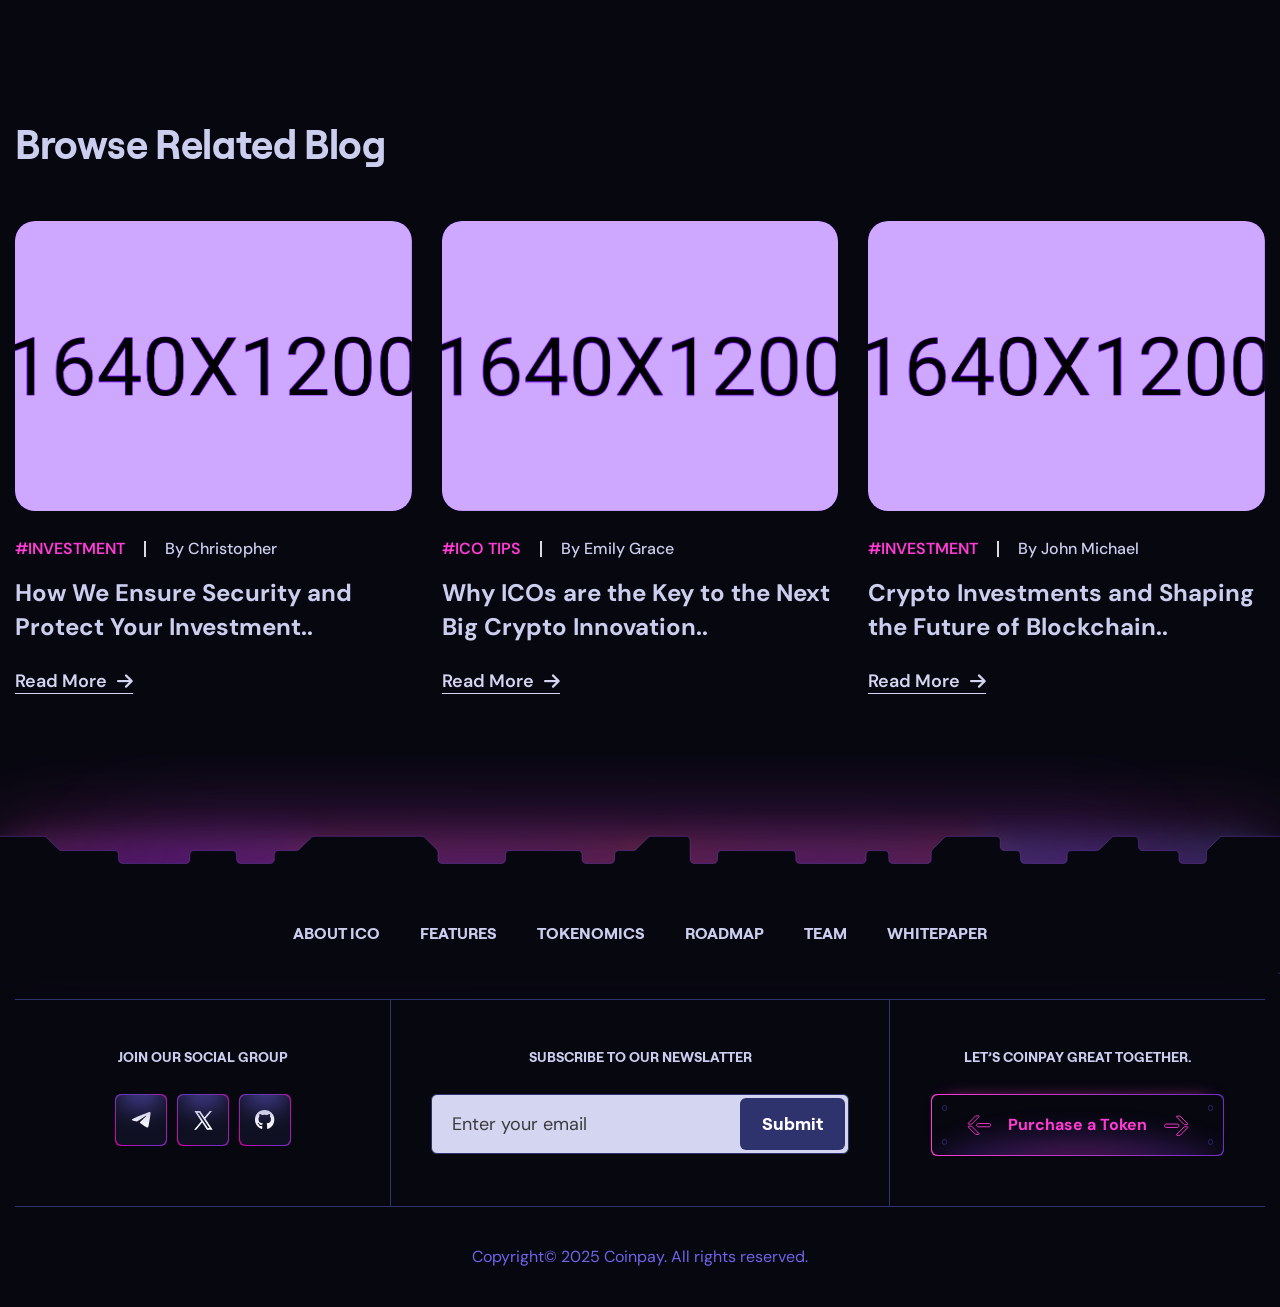
<file: blog_details.html>
<!doctype html>
<html lang="en">

  <head>

    <meta charset="utf-8">
    <meta name="viewport" content="width=device-width, initial-scale=1, shrink-to-fit=no">
    <meta http-equiv="x-ua-compatible" content="ie=edge">
    <meta name="thumbnail" content="assets/images/ico_template_thumbnail.webp">
    <meta name="description" content="Coinpay - Site Template">
    <meta name="keywords" content="Crypto Currency Bootstrap Site Template">
    <meta name="author" content="xpressbuddy">

    <title>Blogs Details - Coinpay - Site Template</title>
    <link rel="shortcut icon" href="assets/images/site_logo/favicon_1.svg">

    <!-- Fraimwork - CSS Include -->
    <link rel="stylesheet" type="text/css" href="assets/css/bootstrap.min.css">

    <!-- Icon Font - CSS Include -->
    <link rel="stylesheet" type="text/css" href="assets/css/fontawesome.css">

    <!-- Animation - CSS Include -->
    <link rel="stylesheet" type="text/css" href="assets/css/cursor.css">
    <link rel="stylesheet" type="text/css" href="assets/css/animate.min.css">
    <link rel="stylesheet" type="text/css" href="assets/css/aos.css">

    <!-- Carousel - CSS Include -->
    <link rel="stylesheet" type="text/css" href="assets/css/swiper-bundle.min.css">

    <!-- Video & Image Popup - CSS Include -->
    <link rel="stylesheet" type="text/css" href="assets/css/magnific-popup.min.css">

    <!-- Counter - CSS Include -->
    <link rel="stylesheet" type="text/css" href="assets/css/odometer.min.css">

    <!-- Custom - CSS Include -->
    <link rel="stylesheet" type="text/css" href="assets/css/style.css">

  </head>


  <body class="index_ico">

    <!-- Body Wrap - Start -->
    <div class="page_wrapper">

      <!-- Back To Top - Start -->
      <div class="backtotop">
        <a href="#" class="scroll">
          <i class="fa-solid fa-arrow-up"></i>
        </a>
      </div>
      <!-- Back To Top - End -->

      <!-- Preloader - Start -->
      <div id="preloader">
        <div class="line-1"></div> 
        <div class="line-2"></div> 
        <div class="line-3"></div> 
        <div class="line-4"></div> 
      </div>
      <!-- Preloader - End -->

      <!-- Site Header - Start
      ================================================== -->
      <header class="site_header">
        <div class="nav_wrapper">
          <div class="container">
            <div class="row align-items-center">
              <div class="col-lg-3 col-5 d-flex align-items-center">
                <div class="site_logo">
                  <a class="site_link" href="index.html">
                    <img loading="lazy" src="assets/images/site_logo/site_logo_1.svg" alt="ICO Site Logo">
                  </a>
                </div>
              </div>
              <div class="col-lg-6 col-2">
                <nav class="main_menu navbar navbar-expand-lg">
                  <div class="main_menu_inner collapse navbar-collapse justify-content-center" id="main_menu_dropdown">
                    <ul class="main_menu_list unordered_list text-uppercase">
                      <li class="dropdown">
                        <a class="nav-link" href="#" id="homes_submenu" role="button" data-bs-toggle="dropdown" aria-expanded="false">
                          <span class="nav_link_label" data-text="Home">Home</span>
                          <span class="nav_link_icon">
                            <i class="fa-solid fa-angle-down"></i>
                          </span>
                        </a>
                        <ul class="dropdown-menu" aria-labelledby="homes_submenu">
                          <li>
                            <a class="dropdown-item" href="index_ico.html">
                              <span class="nav_link_label">Coinpay ICO</span>
                            </a>
                          </li>
                          <li>
                            <a class="dropdown-item" href="index_memecoin.html">
                              <span class="nav_link_label">Memecoin</span>
                            </a>
                          </li>
                          <li>
                            <a class="dropdown-item" href="index_pepecoin.html">
                              <span class="nav_link_label">Pepecoin</span>
                            </a>
                          </li>
                        </ul>
                      </li>
                      <li>
                        <a class="nav-link scrollspy_btn" href="#id_ico_about_section">
                          <span class="nav_link_label" data-text="About ICO">About ICO</span>
                        </a>
                      </li>
                      <li>
                        <a class="nav-link scrollspy_btn" href="#id_ico_service_section">
                          <span class="nav_link_label" data-text="Features">Features</span>
                        </a>
                      </li>
                      <li class="dropdown active">
                        <a class="nav-link" href="#" id="help_submenu" role="button" data-bs-toggle="dropdown" aria-expanded="false">
                          <span class="nav_link_label" data-text="Help">Help</span>
                          <span class="nav_link_icon">
                            <i class="fa-solid fa-angle-down"></i>
                          </span>
                        </a>
                        <ul class="dropdown-menu" aria-labelledby="help_submenu">
                          <li>
                            <a class="dropdown-item scrollspy_btn" href="#id_ico_roadmap_section">
                              <span class="nav_link_label">Roadmap</span>
                            </a>
                          </li>
                          <li class="dropdown active">
                            <a class="dropdown-item" href="#" id="blog_submenu" role="button" data-bs-toggle="dropdown" aria-expanded="false">
                              <span class="nav_link_label" data-text="Blog">Blog</span>
                              <span class="nav_link_icon">
                                <i class="fa-solid fa-angle-right"></i>
                              </span>
                            </a>
                            <ul class="dropdown-menu" aria-labelledby="blog_submenu">
                              <li>
                                <a class="dropdown-item" href="blog.html">
                                  <span class="nav_link_label">Blogs</span>
                                </a>
                              </li>
                              <li class="active">
                                <a class="dropdown-item" href="blog_details.html">
                                  <span class="nav_link_label">Blog Details</span>
                                </a>
                              </li>
                            </ul>
                          </li>
                          <li>
                            <a class="dropdown-item" href="contact.html">
                              <span class="nav_link_label">Help Center</span>
                            </a>
                          </li>
                          <li class="dropdown">
                            <a class="dropdown-item" href="#" id="register_submenu" role="button" data-bs-toggle="dropdown" aria-expanded="false">
                              <span class="nav_link_label" data-text="Blog">My Account</span>
                              <span class="nav_link_icon">
                                <i class="fa-solid fa-angle-right"></i>
                              </span>
                            </a>
                            <ul class="dropdown-menu" aria-labelledby="register_submenu">
                              <li>
                                <a class="dropdown-item" href="sign_in.html">
                                  <span class="nav_link_label">Sign In</span>
                                </a>
                              </li>
                              <li>
                                <a class="dropdown-item" href="sign_up.html">
                                  <span class="nav_link_label">Sign Up</span>
                                </a>
                              </li>
                            </ul>
                          </li>
                        </ul>
                      </li>
                      <li>
                        <a class="nav-link" href="contact.html">
                          <span class="nav_link_label" data-text="Contact">Contact</span>
                        </a>
                      </li>
                    </ul>
                  </div>
                </nav>
              </div>
              <div class="col-lg-3 col-5">
                <ul class="btns_group unordered_list p-0 justify-content-end">
                  <li class="d-lg-none">
                    <button class="mobile_menu_btn" type="button" data-bs-toggle="collapse" data-bs-target="#main_menu_dropdown" aria-expanded="false" aria-label="Toggle navigation">
                      <i class="far fa-bars"></i>
                    </button>
                  </li>
                  <li>
                    <a class="ico_btn_outline" href="sign_in.html">
                      <span class="btn_icon">
                        <i class="fa-solid fa-user"></i>
                      </span>
                      <span class="btn_label">Login</span>
                    </a>
                  </li>
                </ul>
              </div>
            </div>
          </div>
        </div>
      </header>
      <!-- Site Header - End
      ================================================== -->

      <!-- Main Body - Start
      ================================================== -->
      <main class="page_content">

        <!-- Hero Section - Start
        ================================================== -->
        <section class="page_header text-center">
          <div class="container">
            <h1 class="page_title">
              Blog Details
            </h1>
            <ol class="breadcrumb justify-content-center">
              <li class="breadcrumb-item"><a href="index.html">Coinpay</a></li>
              <li class="breadcrumb-item active" aria-current="page">Blog Details</li>
            </ol>
          </div>
        </section>
        <!-- Hero Section - End
        ================================================== -->

        <!-- Blog Section - Start
        ================================================== -->
        <section class="blog_details_section">
          <div class="container">
            <div class="details_image">
              <img src="assets/images/blogs/blog_details_image_1.webp" alt="Blog Details Image">
            </div>
            <div class="details_content">
              <ul class="post_meta style_2 unordered_list">
                <li>
                  <a class="post_category" href="#!">#blockchain</a>
                </li>
                <li>
                  <a href="#!">
                    <i class="fa-regular fa-calendar-days"></i>
                    Last Update: 02/12/2025
                  </a>
                </li>
              </ul>
              <h2 class="details_title">
                What Makes ICOs a Revolutionary Game-Changer for Bitcoin and Cryptocurrency Investors?
              </h2>
              <p>
                ICOs have revolutionized the crypto space by offering a unique way to fund blockchain projects while providing early investment opportunities to Bitcoin and cryptocurrency enthusiasts. They enable investors to support innovative ideas and gain access to tokens with potential for significant growth. 
              </p>
              <ul class="post_meta unordered_list">
                <li>
                  <a href="#!">
                    <i class="fa-regular fa-user"></i>
                    by Madura
                  </a>
                </li>
                <li>
                  <a href="#!">
                    <i class="fa-regular fa-comments"></i>
                    50 Comments
                  </a>
                </li>
                <li>
                  <a href="#!">
                    <i class="fa-regular fa-eye"></i>
                    20k Views
                  </a>
                </li>
              </ul>
            </div>
            <hr>
            <div class="row justify-content-lg-between">
              <div class="col-lg-8">
                <div class="details_content">
                  <div class="post_audio">
                    <button class="audio_play_btn" type="button">
                      <i class="fa-solid fa-play"></i>
                      <span>6:24</span>
                      <span>Listen to this article!</span>
                    </button>
                  </div>
                  <h3 class="details_info_title">
                    Revolutionizing Crypto Investment Navigating Growth with ICO Innovation in Bitcoin and Blockchain.
                  </h3>
                  <div class="row mb-4">
                    <div class="col-md-6 col-sm-6">
                      <div class="details_image m-0">
                        <img src="assets/images/blogs/blog_details_image_2.webp" alt="Blog Details Image">
                      </div>
                    </div>
                    <div class="col-md-6 col-sm-6">
                      <div class="details_image m-0">
                        <img src="assets/images/blogs/blog_details_image_3.webp" alt="Blog Details Image">
                      </div>
                    </div>
                  </div>
                  <p>
                    ICOs are transforming the landscape of crypto investment by offering innovative opportunities that fuel growth within the Bitcoin and blockchain space. They allow investors to engage early with emerging projects, providing access to groundbreaking technologies and potentially high-reward investments. Through ICOs, investors can support the development of new blockchain, while also benefiting from the growth and expansion of the ecosystem. This shift is reshaping how capital is raised, making ICOs a key driver of innovation in the industry.
                  </p>
                  <p>
                    As blockchain continues to revolutionize industries from finance to supply chain management, ICOs are emerging as a vital tool for project funding and development. Investors who engage in ICOs not only get the chance to be part of cutting-edge technology but also stand to benefit from early-stage growth, which could lead to significant returns. This evolving model is driving both innovation and the expansion of the cryptocurrency.
                  </p>
                  <div class="iframe_block">
                    <iframe src="https://www.youtube.com/embed/VYWc9dFqROI" title="Explain Crypto To COMPLETE Beginners: Coin Bureau Guide!!" allow="accelerometer; autoplay; clipboard-write; encrypted-media; gyroscope; picture-in-picture; web-share" referrerpolicy="strict-origin-when-cross-origin" allowfullscreen></iframe>
                  </div>
                  <h3 class="details_info_title">Optimizing Growth with ICOs.</h3>
                  <p>
                    Optimizing growth with ICOs offers investors and blockchain projects a powerful way to accelerate development and maximize returns. By allowing projects to raise capital directly from the public, ICOs streamline funding while providing early investors with the potential for significant gains. This model enables faster scalability for blockchain technologies, as it bypasses traditional financing routes. For investors, ICOs present an opportunity to engage in the growth of groundbreaking projects from the start, positioning them for long-term.
                  </p>
                  <div class="row mb-4 align-items-center">
                    <div class="col-md-6">
                      <div class="details_image m-0">
                        <img src="assets/images/blogs/blog_details_image_4.webp" alt="Blog Image">
                      </div>
                    </div>
                    <div class="col-md-6">
                      <ul class="iconlist_block unordered_list_block">
                        <li>
                          <span class="iconlist_icon">
                            <i class="fa-solid fa-circle"></i>
                          </span>
                          <span class="iconlist_label">
                            Direct Public Funding for Global Investment.
                          </span>
                        </li>
                        <li>
                          <span class="iconlist_icon">
                            <i class="fa-solid fa-circle"></i>
                          </span>
                          <span class="iconlist_label">
                            Early Investment with High Growth Potential.
                          </span>
                        </li>
                        <li>
                          <span class="iconlist_icon">
                            <i class="fa-solid fa-circle"></i>
                          </span>
                          <span class="iconlist_label">
                            Global Reach for Enhanced Exposure.
                          </span>
                        </li>
                        <li>
                          <span class="iconlist_icon">
                            <i class="fa-solid fa-circle"></i>
                          </span>
                          <span class="iconlist_label">
                            Increased Transparency with Clear Roadmaps.
                          </span>
                        </li>
                        <li>
                          <span class="iconlist_icon">
                            <i class="fa-solid fa-circle"></i>
                          </span>
                          <span class="iconlist_label">
                            Token Utility for Long-Term Value.
                          </span>
                        </li>
                        <li>
                          <span class="iconlist_icon">
                            <i class="fa-solid fa-circle"></i>
                          </span>
                          <span class="iconlist_label">
                            Accelerated Development through Funding.
                          </span>
                        </li>
                      </ul>
                    </div>
                  </div>
                  <h3 class="details_info_title">3 Reasons ICOs Revolutionize Crypto.</h3>
                  <p>
                    Here are 3 key reasons emphasizing how ICOs are revolutionizing the cryptocurrency landscape and reshaping the future of blockchain technology:
                  </p>
                  <ul class="iconlist_block unordered_list_block">
                    <li>
                      <span class="iconlist_label">
                        1. Democratizing Investment Opportunities.
                      </span>
                    </li>
                    <li>
                      <span class="iconlist_label">
                        2. Efficient Fundraising Model.
                      </span>
                    </li>
                    <li>
                      <span class="iconlist_label">
                        3. Driving Innovation and Growth.
                      </span>
                    </li>
                  </ul>
                  <div class="postabmin_block">
                    <div class="admin_image">
                      <img src="assets/images/avatars/avatar_9.webp" alt="Avatar Image">
                    </div>
                    <div class="admin_content">
                      <h4 class="admin_name">About Anderson</h4>
                      <span class="admin_designation">Content Editor</span>
                      <p class="mb-4">
                        A content editor plays a pivotal role in shaping and refining the narrative and quality of digital content. This role involves.
                      </p>
                      <ul class="social_block style_3 unordered_list">
                        <li>
                          <a href="#!">
                            <i class="fa-brands fa-facebook-f"></i>
                          </a>
                        </li>
                        <li>
                          <a href="#!">
                            <i class="fa-brands fa-twitter"></i>
                          </a>
                        </li>
                        <li>
                          <a href="#!">
                            <i class="fa-brands fa-linkedin-in"></i>
                          </a>
                        </li>
                        <li>
                          <a href="#!">
                            <i class="fa-brands fa-instagram"></i>
                          </a>
                        </li>
                      </ul>
                    </div>
                  </div>
                  <hr>
                  <div class="row">
                    <div class="col-md-6">
                      <ul class="tags_block unordered_list">
                        <li><a href="#!">Blockchain</a></li>
                        <li><a href="#!">Investments</a></li>
                        <li><a href="#!">ICO</a></li>
                      </ul>
                    </div>
                    <div class="col-md-6">
                      <ul class="social_block style_4 unordered_list justify-content-lg-end">
                        <li>
                          <a href="#!">
                            <i class="fa-brands fa-facebook-f"></i>
                          </a>
                        </li>
                        <li>
                          <a href="#!">
                            <i class="fa-brands fa-twitter"></i>
                          </a>
                        </li>
                        <li>
                          <a href="#!">
                            <i class="fa-brands fa-linkedin-in"></i>
                          </a>
                        </li>
                        <li>
                          <a href="#!">
                            <i class="fa-brands fa-instagram"></i>
                          </a>
                        </li>
                        <li>
                          <a href="#!"><i class="fa-solid fa-share-nodes"></i></a>
                        </li>
                      </ul>
                    </div>
                  </div>
                  <div class="other_post_nav">
                    <div class="post_nav_prev">
                      <a class="arrow" href="blog_details.html">
                        <i class="fa-solid fa-arrow-left-long"></i>
                      </a>
                      <div class="blog_post_info">
                        <h3 class="blog_post_title">
                          <a href="blog_details.html">
                            10 Reasons Our ICO Is ..Poised for Success
                          </a>
                        </h3>
                        <a class="post_admin" href="#!">
                          <i class="fa-regular fa-circle-user"></i> Christopher
                        </a>
                      </div>
                    </div>
                    <a class="blog_page_link" href="#!">
                      <i class="fa-solid fa-grid"></i>
                    </a>
                    <div class="post_nav_next">
                      <a class="arrow" href="blog_details.html">
                        <i class="fa-solid fa-arrow-right-long"></i>
                      </a>
                      <div class="blog_post_info">
                        <h3 class="blog_post_title">
                          <a href="blog_details.html">
                            The Role of Our ICO in Driving Financial..
                          </a>
                        </h3>
                        <a class="post_admin" href="#!">
                          <i class="fa-regular fa-circle-user"></i> Michael
                        </a>
                      </div>
                    </div>
                  </div>
                  <hr>
                  <div class="comment_area">
                    <h3 class="details_info_title">Comments (3)</h3>
                    <ul class="comments_list unordered_list_block">
                      <li>
                        <div class="comment_item">
                          <div class="comment_author_thumbnail">
                            <img src="assets/images/avatars/avatar_10.webp" alt="Coinpay - Comment Author Avatar">
                          </div>
                          <div class="comment_author_content">
                            <h4 class="comment_author_name">John Smith</h4>
                            <div class="comment_time">Dec 24, 2024 at 10:21am</div>
                            <p class="mb-0">
                              "Working with Techco has been a game-changer. Their innovative IT solutions boosted our efficiency tenfold. Highly recommend!"
                            </p>
                            <a class="comment_reply_btn" href="#!">Reply</a>
                          </div>
                        </div>
                        <ul class="comments_list unordered_list_block">
                          <li>
                            <div class="comment_item">
                              <div class="comment_author_thumbnail">
                                <img src="assets/images/avatars/avatar_11.webp" alt="Coinpay - Comment Author Avatar">
                              </div>
                              <div class="comment_author_content">
                                <h4 class="comment_author_name">Daniel Garcia</h4>
                                <div class="comment_time">Dec 24, 2024 at 10:21am</div>
                                <p class="mb-0">
                                  "Our experience with Techco has been exceptional. Their commitment to customer satisfaction stands out. Grateful for their partnership."
                                </p>
                                <a class="comment_reply_btn" href="#!">Reply</a>
                              </div>
                            </div>
                          </li>
                          <li>
                            <div class="comment_item">
                              <div class="comment_author_thumbnail">
                                <img src="assets/images/avatars/avatar_10.webp" alt="Coinpay - Comment Author Avatar">
                              </div>
                              <div class="comment_author_content">
                                <h4 class="comment_author_name">John Smith</h4>
                                <div class="comment_time">Dec 24, 2024 at 10:21am</div>
                                <p class="mb-0">
                                  "Working with Techco has been a game-changer. Their innovative IT solutions boosted our efficiency tenfold. Highly recommend!"
                                </p>
                                <a class="comment_reply_btn" href="#!">Reply</a>
                              </div>
                            </div>
                          </li>
                        </ul>
                      </li>
                      <li>
                        <div class="comment_item">
                          <div class="comment_author_thumbnail">
                            <img src="assets/images/avatars/avatar_12.webp" alt="Coinpay - Comment Author Avatar">
                          </div>
                          <div class="comment_author_content">
                            <h4 class="comment_author_name">John Smith</h4>
                            <div class="comment_time">Dec 24, 2024 at 10:21am</div>
                            <p class="mb-0">
                              "Working with Techco has been a game-changer. Their innovative IT solutions boosted our efficiency tenfold. Highly recommend!"
                            </p>
                            <a class="comment_reply_btn" href="#!">Reply</a>
                          </div>
                        </div>
                      </li>
                    </ul>
                  </div>
                  <div class="comment_form">
                    <h3 class="details_info_title">
                      Leave a reply
                    </h3>
                    <p>
                      Your email address will not be published. Required fields are marked * 
                    </p>
                    <form action="#">
                      <div class="row">
                        <div class="col-md-6">
                          <div class="form-group">
                            <label class="input_title" for="input_name">Name<sup>*</sup></label>
                            <input id="input_name" class="form-control" type="text" name="name" placeholder="Carlo Castillo" required>
                          </div>
                        </div>
                        <div class="col-md-6">
                          <div class="form-group">
                            <label class="input_title" for="input_email">Email<sup>*</sup></label>
                            <input id="input_email" class="form-control" type="email" name="email" placeholder="alma.lawson@example.com" required>
                          </div>
                        </div>
                        <div class="col-12">
                          <div class="form-group">
                            <label class="input_title" for="input_message">Cover Letter<sup>*</sup></label>
                            <textarea id="input_message" class="form-control" name="message" placeholder="Write about your self..." required></textarea>
                          </div>
                          <div class="form-check mb-5">
                            <input class="form-check-input" type="checkbox" id="checkbox_save">
                            <label class="form-check-label" for="checkbox_save">
                              Save my name, email, and website in this browser for the next time I comment.
                            </label>
                          </div>
                          <button class="btn" type="submit">
                            <span class="btn_label">Post Comment</span>
                            <span class="btn_icon"><i class="fa-solid fa-arrow-up-right"></i></span>
                          </button>
                        </div>
                      </div>
                    </form>
                  </div>
                  <div class="subscribe_box">
                    <div class="bell_icon">
                      <i class="fa-solid fa-bell"></i>
                    </div>
                    <h3 class="heading_text">Subscribe to Our Updates</h3>
                    <p class="mb-4">
                      Stay up to date! Get all of our resources and news delivered straight to your inbox.
                    </p>
                    <form class="ico_newsletter_form" action="#">
                      <input type="email" name="email" placeholder="coinpay@example.com">
                      <button class="submit_btn" type="submit">Subscribe</button>
                    </form>
                  </div>
                </div>
              </div>
              <div class="col-lg-4">
                <aside class="sidebar pt-5 pt-lg-0 ps-lg-5">
                  <div class="sidebar_search_block">
                    <h3 class="sidebar_title">Search</h3>
                    <form class="search_input" action="#">
                      <input type="search" name="search" placeholder="Search Anything...">
                      <button type="submit">
                        <img src="assets/icons/icon_search.svg" alt="Icon Search">
                      </button>
                    </form>
                  </div>

                  <div class="recent_post_block">
                    <h3 class="sidebar_title">Related Posts</h3>
                    <ul class="recent_post_list unordered_list_block">
                      <li>
                        <a class="recent_post_item" href="blog_details.html">
                          <span class="blog_post_title">
                            10 Reasons Our ICO Is Poised for Success the Blockchain..
                          </span>
                          <span class="blog_post_admin">
                            <i class="fa-regular fa-circle-user"></i>
                            By Michael david
                          </span>
                        </a>
                      </li>
                      <li>
                        <a class="recent_post_item" href="blog_details.html">
                          <span class="blog_post_title">
                            How Blockchain Is Changing the World and Where Our..
                          </span>
                          <span class="blog_post_admin">
                            <i class="fa-regular fa-circle-user"></i>
                            By William thomas
                          </span>
                        </a>
                      </li>
                      <li>
                        <a class="recent_post_item" href="blog_details.html">
                          <span class="blog_post_title">
                            The Role of Our ICO in Driving Financial Inclusion Through..
                          </span>
                          <span class="blog_post_admin">
                            <i class="fa-regular fa-circle-user"></i>
                            By Christopher
                          </span>
                        </a>
                      </li>
                    </ul>
                  </div>

                  <div class="sidebar_category_list">
                    <h3 class="sidebar_title">Categories</h3>
                    <ul class="category_list_block unordered_list_block">
                      <li>
                        <a href="#!">
                          <span class="icon"><i class="fa-solid fa-arrow-up-right"></i></span>
                          <span class="label">Cybersecurity</span>
                          <span class="value">(05)</span>
                        </a>
                      </li>
                      <li>
                        <a href="#!">
                          <span class="icon"><i class="fa-solid fa-arrow-up-right"></i></span>
                          <span class="label">Blockchain Trends</span>
                          <span class="value">(02)</span>
                        </a>
                      </li>
                      <li>
                        <a href="#!">
                          <span class="icon"><i class="fa-solid fa-arrow-up-right"></i></span>
                          <span class="label">Digital Transformation</span>
                          <span class="value">(02)</span>
                        </a>
                      </li>
                      <li>
                        <a href="#!">
                          <span class="icon"><i class="fa-solid fa-arrow-up-right"></i></span>
                          <span class="label">Exchange Listings</span>
                          <span class="value">(04)</span>
                        </a>
                      </li>
                      <li>
                        <a href="#!">
                          <span class="icon"><i class="fa-solid fa-arrow-up-right"></i></span>
                          <span class="label">Security Alerts</span>
                          <span class="value">(03)</span>
                        </a>
                      </li>
                      <li>
                        <a href="#!">
                          <span class="icon"><i class="fa-solid fa-arrow-up-right"></i></span>
                          <span class="label">Investor Highlights</span>
                          <span class="value">(07)</span>
                        </a>
                      </li>
                    </ul>
                  </div>

                  <div class="sidebar_tags">
                    <h3 class="sidebar_title">Popular Tags</h3>
                    <ul class="tags_block unordered_list">
                      <li><a href="#!">Blockchain</a></li>
                      <li><a href="#!">Investments</a></li>
                      <li><a href="#!">Web</a></li>
                      <li><a href="#!">Currency</a></li>
                      <li><a href="#!">Crypto Trading</a></li>
                      <li><a href="#!">ICO</a></li>
                      <li><a href="#!">ICO Blockchain</a></li>
                      <li><a href="#!">Crypto Advisor</a></li>
                      <li><a href="#!">Exchange</a></li>
                      <li><a href="#!">ICO Tokens</a></li>
                    </ul>
                  </div>
                </aside>
              </div>
            </div>
          </div>
        </section>
        <!-- Blog Section - End
        ================================================== -->

        <!-- Related Post Section - Start
        ================================================== -->
        <section class="related_post_section section_space">
          <div class="container">
            <div class="ico_heading_block">
              <h2 class="heading_text">
                Browse Related Blog
              </h2>
            </div>

            <div class="row">
              <div class="col-lg-4">
                <div class="blog_card_block">
                  <a class="blog_post_image" href="blog_details.html">
                    <img src="assets/images/blogs/blog_post_image_6.webp" alt="Blog Post Image">
                  </a>
                  <ul class="post_meta style_2 unordered_list">
                    <li>
                      <a class="post_category" href="#!">#investment</a>
                    </li>
                    <li>
                      <a href="#!">
                        By Christopher
                      </a>
                    </li>
                  </ul>
                  <h3 class="blog_post_title">
                    <a href="blog_details.html">
                      How We Ensure Security and Protect Your Investment..
                    </a>
                  </h3>
                  <a class="btn_link" href="blog_details.html">
                    <span class="btn_label">Read More</span>
                    <span class="btn_icon">
                      <i class="fa-solid fa-arrow-right"></i>
                    </span>
                  </a>
                </div>
              </div>
              <div class="col-lg-4">
                <div class="blog_card_block">
                  <a class="blog_post_image" href="blog_details.html">
                    <img src="assets/images/blogs/blog_post_image_7.webp" alt="Blog Post Image">
                  </a>
                  <ul class="post_meta style_2 unordered_list">
                    <li>
                      <a class="post_category" href="#!">#ICO Tips</a>
                    </li>
                    <li>
                      <a href="#!">
                        By Emily Grace
                      </a>
                    </li>
                  </ul>
                  <h3 class="blog_post_title">
                    <a href="blog_details.html">
                      Why ICOs are the Key to the Next Big Crypto Innovation..
                    </a>
                  </h3>
                  <a class="btn_link" href="blog_details.html">
                    <span class="btn_label">Read More</span>
                    <span class="btn_icon">
                      <i class="fa-solid fa-arrow-right"></i>
                    </span>
                  </a>
                </div>
              </div>
              <div class="col-lg-4">
                <div class="blog_card_block">
                  <a class="blog_post_image" href="blog_details.html">
                    <img src="assets/images/blogs/blog_post_image_8.webp" alt="Blog Post Image">
                  </a>
                  <ul class="post_meta style_2 unordered_list">
                    <li>
                      <a class="post_category" href="#!">#investment</a>
                    </li>
                    <li>
                      <a href="#!">
                        By John Michael
                      </a>
                    </li>
                  </ul>
                  <h3 class="blog_post_title">
                    <a href="blog_details.html">
                      Crypto Investments and Shaping the Future of Blockchain..
                    </a>
                  </h3>
                  <a class="btn_link" href="blog_details.html">
                    <span class="btn_label">Read More</span>
                    <span class="btn_icon">
                      <i class="fa-solid fa-arrow-right"></i>
                    </span>
                  </a>
                </div>
              </div>
            </div>
          </div>
        </section>
        <!-- Related Post Section - End
        ================================================== -->

      </main>
      <!-- Main Body - End
      ================================================== -->

      <!-- Site Footer - Start
      ================================================== -->
      <footer class="ico_site_footer section_decoration section_shadow_top">
        <div class="decoration_item shape_top">
          <img src="assets/images/shapes/shape_ico_hero_section_bottom.svg" alt="Bottom Line Shape">
        </div>
        <div class="container">
          <ul class="pagelist_block unordered_list justify-content-center text-uppercase">
            <li>
              <a class="scrollspy_btn" href="#!">
                <span class="pagelist_label">
                  About ICO
                </span>
              </a>
            </li>
            <li>
              <a class="scrollspy_btn" href="#!">
                <span class="pagelist_label">
                  Features
                </span>
              </a>
            </li>
            <li>
              <a class="scrollspy_btn" href="#!">
                <span class="pagelist_label">
                  Tokenomics
                </span>
              </a>
            </li>
            <li>
              <a class="scrollspy_btn" href="#!">
                <span class="pagelist_label">
                  Roadmap
                </span>
              </a>
            </li>
            <li>
              <a class="scrollspy_btn" href="#!">
                <span class="pagelist_label">
                  Team
                </span>
              </a>
            </li>
            <li>
              <a class="scrollspy_btn" href="#!">
                <span class="pagelist_label">
                  Whitepaper
                </span>
              </a>
            </li>
          </ul>
          <div class="middle_area">
            <div class="column">
              <h3 class="footer_title text-uppercase">Join our social group</h3>
              <ul class="social_block style_2 unordered_list justify-content-center">
                <li>
                  <a href="#!">
                    <svg viewBox="0 0 20 16" xmlns="http://www.w3.org/2000/svg">
                      <path d="M12.1817 2.34636C10.5036 3.04236 7.14877 4.48456 2.11879 6.67146C1.30201 6.99576 0.873436 7.31296 0.834656 7.62286C0.768491 8.14806 1.42705 8.35476 2.32148 8.63456C2.44372 8.67336 2.57025 8.71206 2.69969 8.75516C3.58123 9.04066 4.76611 9.37506 5.38149 9.38796C5.9409 9.39946 6.56497 9.16986 7.25381 8.69916C11.9531 5.53206 14.379 3.93206 14.5314 3.89756C14.6393 3.87316 14.7888 3.84166 14.8894 3.93206C14.9901 4.02106 14.9801 4.19036 14.97 4.23626C14.9038 4.51326 12.3241 6.90826 10.9868 8.14806C10.5698 8.53416 10.2749 8.80826 10.2146 8.87136C10.0794 9.01056 9.94141 9.14396 9.80908 9.27176C8.98941 10.0581 8.37683 10.6494 9.84356 11.6137C10.5482 12.0772 11.1119 12.4604 11.6741 12.8421C12.2882 13.2597 12.9008 13.6758 13.6945 14.1953C13.8959 14.3273 14.0886 14.4636 14.2769 14.5971C14.9916 15.1065 15.6343 15.5628 16.4281 15.4911C16.8883 15.448 17.3656 15.0161 17.6072 13.726C18.1781 10.6752 19.3026 4.06836 19.5629 1.34476C19.5788 1.11856 19.5691 0.891358 19.5341 0.667358C19.5132 0.486458 19.425 0.320058 19.2868 0.201058C19.0812 0.0331581 18.7619 -0.002742 18.6182 0.000158001C17.9696 0.011558 16.9746 0.357458 12.1817 2.34636Z"/>
                    </svg>
                  </a>
                </li>
                <li>
                  <a href="#!">
                    <svg viewBox="0 0 15 14" xmlns="http://www.w3.org/2000/svg">
                      <path d="M14.7876 14L9.31558 5.8405L9.32498 5.8482L14.2588 0H12.6101L8.59076 4.76L5.39902 0H1.07488L6.18362 7.6179L0.794922 14H2.44366L6.91214 8.7042L10.4635 14H14.7876ZM4.74576 1.2727L12.4234 12.7273H11.1168L3.43295 1.2727H4.74576Z"/>
                    </svg>
                  </a>
                </li>
                <li>
                  <a href="#!">
                    <i class="fa-brands fa-github"></i>
                  </a>
                </li>
              </ul>
            </div>
            <div class="column">
              <h3 class="footer_title text-uppercase">Subscribe to our newslatter</h3>
              <form class="ico_newsletter_form" action="#">
                <input type="email" name="email" placeholder="Enter your email">
                <button class="submit_btn" type="submit">Submit</button>
              </form>
            </div>
            <div class="column">
              <h3 class="footer_title text-uppercase">Let’s coinpay great together.</h3>
              <a class="ico_creative_btn" href="#!">
                <span class="btn_wrapper">
                  <span class="btn_icon_left">
                    <small class="dot_top"></small>
                    <small class="dot_bottom"></small>
                    <svg class="icon_arrow_left" viewBox="0 0 28 23" xmlns="http://www.w3.org/2000/svg">
                      <path d="M13.4106 20.8083L5.36673 12.6878C5.26033 12.5804 5.11542 12.52 4.96423 12.52H1.84503C1.34158 12.52 1.08822 13.1276 1.44252 13.4852L9.48642 21.6057C9.59281 21.7131 9.73773 21.7736 9.88892 21.7736H13.0081C13.5116 21.7736 13.7649 21.166 13.4106 20.8083Z"/>
                      <path d="M12.6803 9.57324H24.71C25.7116 9.57324 26.5234 10.3851 26.5234 11.3866C26.5234 12.3882 25.7116 13.2 24.71 13.2H12.6803C11.6788 13.2 10.8669 12.3882 10.8669 11.3866C10.8669 10.3851 11.6788 9.57324 12.6803 9.57324Z"/>
                      <path d="M1.44252 9.28834L9.48641 1.16784C9.59281 1.06043 9.73772 1 9.88891 1H13.0081C13.5116 1 13.7649 1.60758 13.4106 1.96525L5.36672 10.0858C5.26033 10.1932 5.11541 10.2536 4.96422 10.2536H1.84502C1.34158 10.2536 1.08822 9.64601 1.44252 9.28834Z"/>
                    </svg>
                  </span>
                  <span class="btn_label">Purchase a Token</span>
                  <span class="btn_icon_right">
                    <small class="dot_top"></small>
                    <small class="dot_bottom"></small>
                    <svg class="icon_arrow_right" viewBox="0 0 27 23" xmlns="http://www.w3.org/2000/svg">
                      <path d="M13.6558 2.19168L21.6997 10.3122C21.8061 10.4196 21.951 10.48 22.1022 10.48H25.2214C25.7248 10.48 25.9782 9.87238 25.6239 9.51478L17.58 1.39428C17.4736 1.28688 17.3287 1.22638 17.1775 1.22638H14.0583C13.5548 1.22638 13.3015 1.83398 13.6558 2.19168Z"/>
                      <path d="M14.3861 13.4268H2.35637C1.35486 13.4268 0.542969 12.6149 0.542969 11.6134C0.542969 10.6118 1.35486 9.79996 2.35637 9.79996H14.3861C15.3876 9.79996 16.1995 10.6118 16.1995 11.6134C16.1995 12.6149 15.3876 13.4268 14.3861 13.4268Z"/>
                      <path d="M25.6239 13.7117L17.58 21.8322C17.4736 21.9396 17.3287 22 17.1775 22H14.0583C13.5548 22 13.3015 21.3924 13.6558 21.0347L21.6997 12.9142C21.8061 12.8068 21.951 12.7464 22.1022 12.7464H25.2214C25.7248 12.7464 25.9782 13.354 25.6239 13.7117Z"/>
                    </svg>
                  </span>
                </span>
              </a>
            </div>
          </div>
          <div class="footer_bottom text-center">
            <p class="copyright_text m-0 text-secondary">Copyright© 2025 Coinpay. All rights reserved.</p>
          </div>
        </div>
      </footer>
      <!-- Site Footer - End
      ================================================== -->

    </div>
    <!-- Body Wrap - End -->

    <!-- Fraimwork - Jquery Include -->
    <script src="assets/js/jquery.min.js"></script>
    <script src="assets/js/popper.min.js"></script>
    <script src="assets/js/bootstrap.min.js"></script>
    <script src="assets/js/bootstrap-dropdown-ml-hack.min.js"></script>

    <!-- Animation - jquery include -->
    <script src="assets/js/cursor.js"></script>
    <script src="assets/js/gsap.js"></script>
    <script src="assets/js/gsap-scroll-trigger.js"></script>
    <script src="assets/js/gsap-split-text.js"></script>
    <script src="assets/js/smooth-scroll.js"></script>
    <script src="assets/js/aos.js"></script>

    <!-- Countdown Timer - jquery include -->
    <script src="assets/js/countdown.js"></script>

    <!-- Carousel - Jquery Include -->
    <script src="assets/js/swiper-bundle.min.js"></script>

    <!-- Video & Image Popup - Jquery Include -->
    <script src="assets/js/magnific-popup.min.js"></script>
    
    <!-- Counter - Jquery Include -->
    <script src="assets/js/appear.min.js"></script>
    <script src="assets/js/odometer.min.js"></script>

    <!-- Custom - Jquery Include -->
    <script src="assets/js/main.js"></script>

  </body>
</html>
</file>
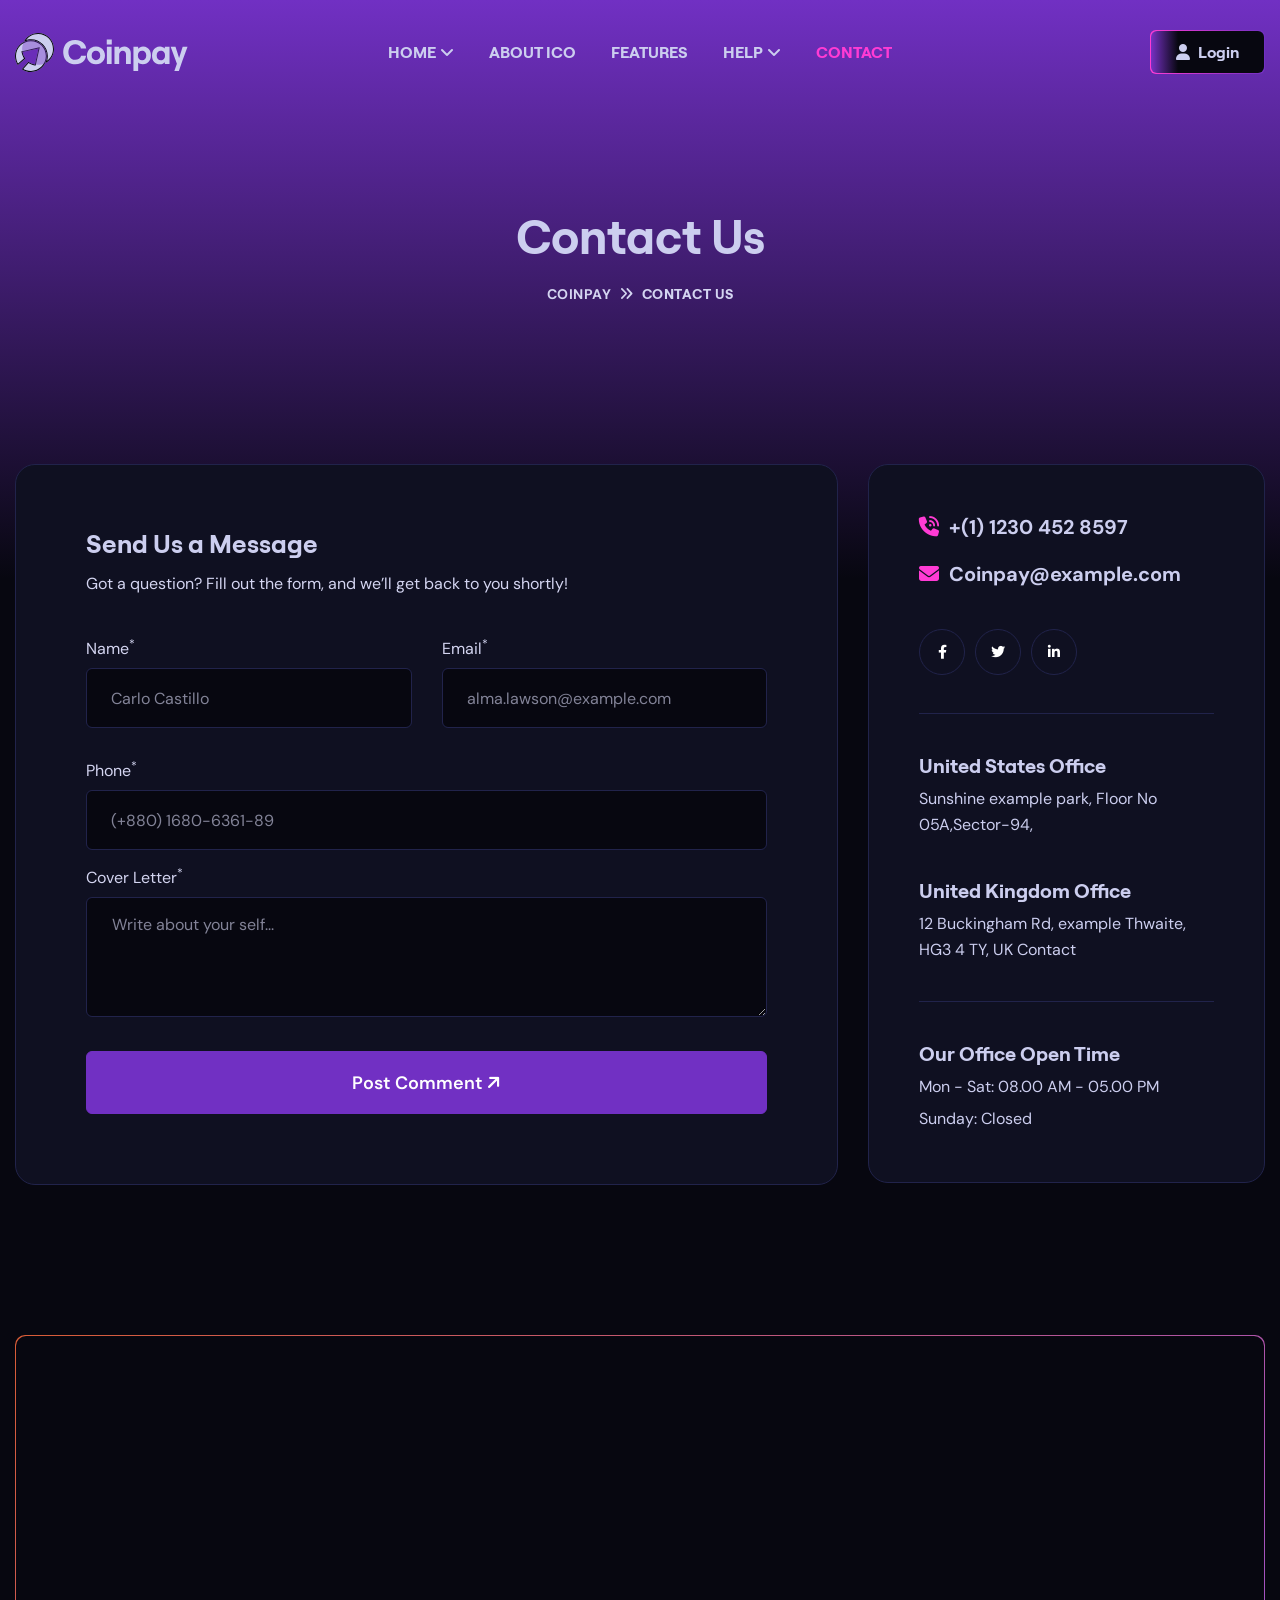
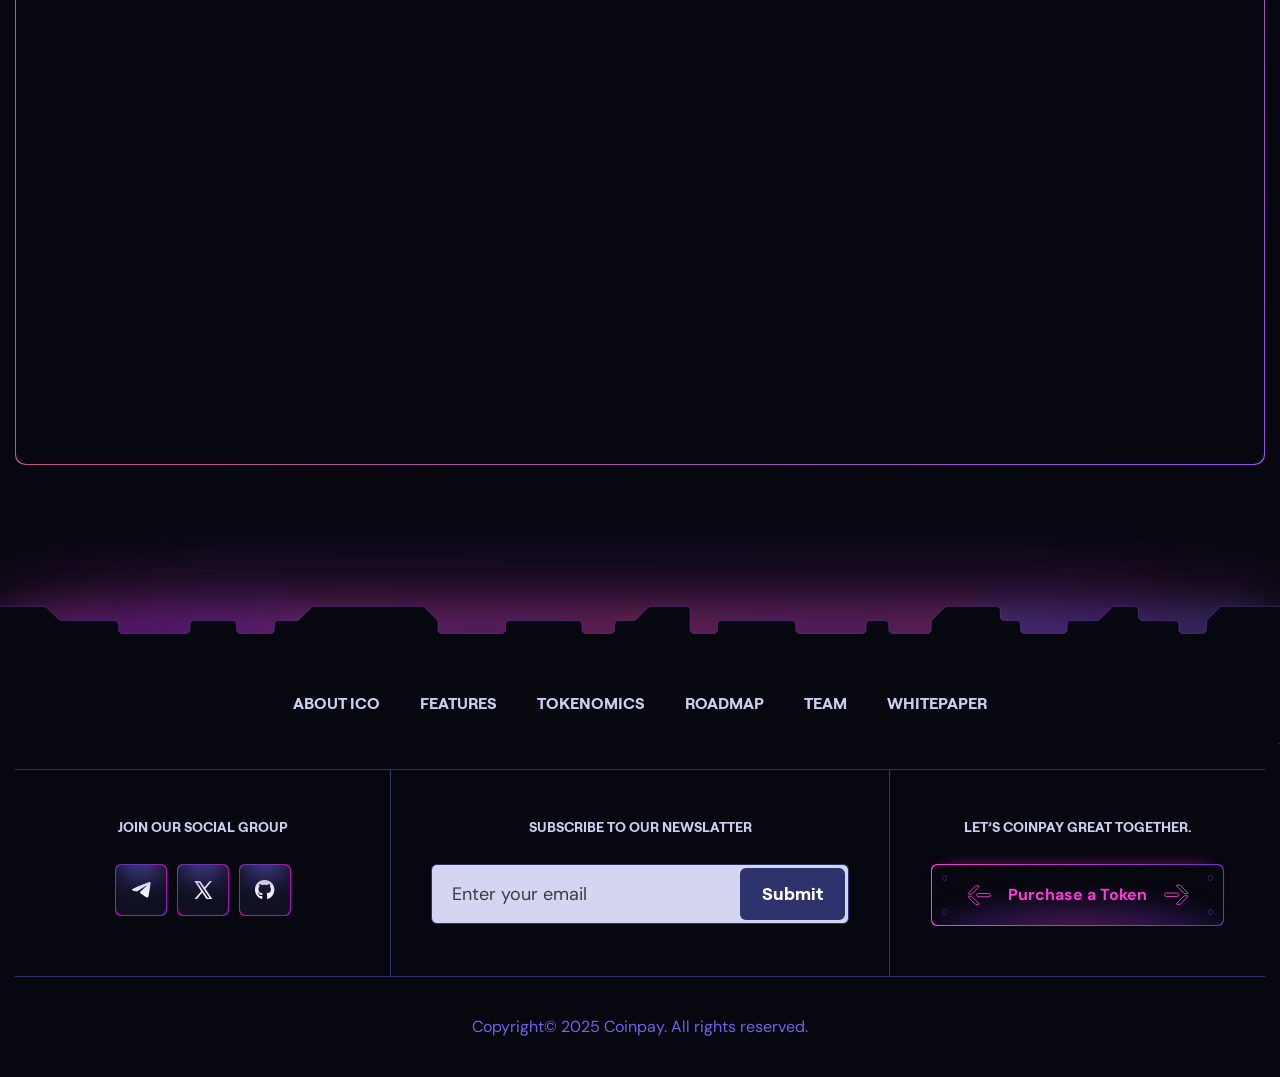
<file: contact.html>
<!doctype html>
<html lang="en">

  <head>

    <meta charset="utf-8">
    <meta name="viewport" content="width=device-width, initial-scale=1, shrink-to-fit=no">
    <meta http-equiv="x-ua-compatible" content="ie=edge">
    <meta name="thumbnail" content="assets/images/ico_template_thumbnail.webp">
    <meta name="description" content="Coinpay - Site Template">
    <meta name="keywords" content="Crypto Currency Bootstrap Site Template">
    <meta name="author" content="xpressbuddy">

    <title>Contact - Coinpay - Site Template</title>
    <link rel="shortcut icon" href="assets/images/site_logo/favicon_1.svg">

    <!-- Fraimwork - CSS Include -->
    <link rel="stylesheet" type="text/css" href="assets/css/bootstrap.min.css">

    <!-- Icon Font - CSS Include -->
    <link rel="stylesheet" type="text/css" href="assets/css/fontawesome.css">

    <!-- Animation - CSS Include -->
    <link rel="stylesheet" type="text/css" href="assets/css/cursor.css">
    <link rel="stylesheet" type="text/css" href="assets/css/animate.min.css">
    <link rel="stylesheet" type="text/css" href="assets/css/aos.css">

    <!-- Carousel - CSS Include -->
    <link rel="stylesheet" type="text/css" href="assets/css/swiper-bundle.min.css">

    <!-- Video & Image Popup - CSS Include -->
    <link rel="stylesheet" type="text/css" href="assets/css/magnific-popup.min.css">

    <!-- Counter - CSS Include -->
    <link rel="stylesheet" type="text/css" href="assets/css/odometer.min.css">

    <!-- Custom - CSS Include -->
    <link rel="stylesheet" type="text/css" href="assets/css/style.css">

  </head>


  <body class="index_ico">

    <!-- Body Wrap - Start -->
    <div class="page_wrapper">

      <!-- Back To Top - Start -->
      <div class="backtotop">
        <a href="#" class="scroll">
          <i class="fa-solid fa-arrow-up"></i>
        </a>
      </div>
      <!-- Back To Top - End -->

      <!-- Preloader - Start -->
      <div id="preloader">
        <div class="line-1"></div> 
        <div class="line-2"></div> 
        <div class="line-3"></div> 
        <div class="line-4"></div> 
      </div>
      <!-- Preloader - End -->

      <!-- Site Header - Start
      ================================================== -->
      <header class="site_header">
        <div class="nav_wrapper">
          <div class="container">
            <div class="row align-items-center">
              <div class="col-lg-3 col-5 d-flex align-items-center">
                <div class="site_logo">
                  <a class="site_link" href="index.html">
                    <img loading="lazy" src="assets/images/site_logo/site_logo_1.svg" alt="ICO Site Logo">
                  </a>
                </div>
              </div>
              <div class="col-lg-6 col-2">
                <nav class="main_menu navbar navbar-expand-lg">
                  <div class="main_menu_inner collapse navbar-collapse justify-content-center" id="main_menu_dropdown">
                    <ul class="main_menu_list unordered_list text-uppercase">
                      <li class="dropdown">
                        <a class="nav-link" href="#" id="homes_submenu" role="button" data-bs-toggle="dropdown" aria-expanded="false">
                          <span class="nav_link_label" data-text="Home">Home</span>
                          <span class="nav_link_icon">
                            <i class="fa-solid fa-angle-down"></i>
                          </span>
                        </a>
                        <ul class="dropdown-menu" aria-labelledby="homes_submenu">
                          <li>
                            <a class="dropdown-item" href="index_ico.html">
                              <span class="nav_link_label">Coinpay ICO</span>
                            </a>
                          </li>
                          <li>
                            <a class="dropdown-item" href="index_memecoin.html">
                              <span class="nav_link_label">Memecoin</span>
                            </a>
                          </li>
                          <li>
                            <a class="dropdown-item" href="index_pepecoin.html">
                              <span class="nav_link_label">Pepecoin</span>
                            </a>
                          </li>
                        </ul>
                      </li>
                      <li>
                        <a class="nav-link scrollspy_btn" href="#id_ico_about_section">
                          <span class="nav_link_label" data-text="About ICO">About ICO</span>
                        </a>
                      </li>
                      <li>
                        <a class="nav-link scrollspy_btn" href="#id_ico_service_section">
                          <span class="nav_link_label" data-text="Features">Features</span>
                        </a>
                      </li>
                      <li class="dropdown">
                        <a class="nav-link" href="#" id="help_submenu" role="button" data-bs-toggle="dropdown" aria-expanded="false">
                          <span class="nav_link_label" data-text="Help">Help</span>
                          <span class="nav_link_icon">
                            <i class="fa-solid fa-angle-down"></i>
                          </span>
                        </a>
                        <ul class="dropdown-menu" aria-labelledby="help_submenu">
                          <li>
                            <a class="dropdown-item scrollspy_btn" href="#id_ico_roadmap_section">
                              <span class="nav_link_label">Roadmap</span>
                            </a>
                          </li>
                          <li class="dropdown">
                            <a class="dropdown-item" href="#" id="blog_submenu" role="button" data-bs-toggle="dropdown" aria-expanded="false">
                              <span class="nav_link_label" data-text="Blog">Blog</span>
                              <span class="nav_link_icon">
                                <i class="fa-solid fa-angle-right"></i>
                              </span>
                            </a>
                            <ul class="dropdown-menu" aria-labelledby="blog_submenu">
                              <li>
                                <a class="dropdown-item" href="blog.html">
                                  <span class="nav_link_label">Blogs</span>
                                </a>
                              </li>
                              <li>
                                <a class="dropdown-item" href="blog_details.html">
                                  <span class="nav_link_label">Blog Details</span>
                                </a>
                              </li>
                            </ul>
                          </li>
                          <li class="active">
                            <a class="dropdown-item" href="contact.html">
                              <span class="nav_link_label">Help Center</span>
                            </a>
                          </li>
                          <li class="dropdown">
                            <a class="dropdown-item" href="#" id="register_submenu" role="button" data-bs-toggle="dropdown" aria-expanded="false">
                              <span class="nav_link_label" data-text="Blog">My Account</span>
                              <span class="nav_link_icon">
                                <i class="fa-solid fa-angle-right"></i>
                              </span>
                            </a>
                            <ul class="dropdown-menu" aria-labelledby="register_submenu">
                              <li>
                                <a class="dropdown-item" href="sign_in.html">
                                  <span class="nav_link_label">Sign In</span>
                                </a>
                              </li>
                              <li>
                                <a class="dropdown-item" href="sign_up.html">
                                  <span class="nav_link_label">Sign Up</span>
                                </a>
                              </li>
                            </ul>
                          </li>
                        </ul>
                      </li>
                      <li class="active">
                        <a class="nav-link" href="contact.html">
                          <span class="nav_link_label" data-text="Contact">Contact</span>
                        </a>
                      </li>
                    </ul>
                  </div>
                </nav>
              </div>
              <div class="col-lg-3 col-5">
                <ul class="btns_group unordered_list p-0 justify-content-end">
                  <li class="d-lg-none">
                    <button class="mobile_menu_btn" type="button" data-bs-toggle="collapse" data-bs-target="#main_menu_dropdown" aria-expanded="false" aria-label="Toggle navigation">
                      <i class="far fa-bars"></i>
                    </button>
                  </li>
                  <li>
                    <a class="ico_btn_outline" href="sign_in.html">
                      <span class="btn_icon">
                        <i class="fa-solid fa-user"></i>
                      </span>
                      <span class="btn_label">Login</span>
                    </a>
                  </li>
                </ul>
              </div>
            </div>
          </div>
        </div>
      </header>
      <!-- Site Header - End
      ================================================== -->

      <!-- Main Body - Start
      ================================================== -->
      <main class="page_content">

        <!-- Hero Section - Start
        ================================================== -->
        <section class="page_header text-center">
          <div class="container">
            <h1 class="page_title">
              Contact Us
            </h1>
            <ol class="breadcrumb justify-content-center">
              <li class="breadcrumb-item"><a href="index.html">Coinpay</a></li>
              <li class="breadcrumb-item active" aria-current="page">Contact Us</li>
            </ol>
          </div>
        </section>
        <!-- Hero Section - End
        ================================================== -->

        <!-- Contact Section - Start
        ================================================== -->
        <section class="contact_section section_space pt-0">
          <div class="container">
            <div class="row">
              <div class="col-lg-8">
                <div class="comment_form mb-0">
                  <h3 class="details_info_title">
                    Send Us a Message
                  </h3>
                  <p>
                    Got a question? Fill out the form, and we’ll get back to you shortly!
                  </p>
                  <form action="#">
                    <div class="row">
                      <div class="col-md-6">
                        <div class="form-group">
                          <label class="input_title" for="input_name">Name<sup>*</sup></label>
                          <input id="input_name" class="form-control" type="text" name="name" placeholder="Carlo Castillo" required>
                        </div>
                      </div>
                      <div class="col-md-6">
                        <div class="form-group">
                          <label class="input_title" for="input_email">Email<sup>*</sup></label>
                          <input id="input_email" class="form-control" type="email" name="email" placeholder="alma.lawson@example.com" required>
                        </div>
                      </div>
                      <div class="col-12">
                        <div class="form-group">
                          <label class="input_title" for="input_phone">Phone<sup>*</sup></label>
                          <input id="input_phone" class="form-control" type="tel" name="phone" placeholder="(+880) 1680-6361-89" required>
                        </div>
                        <div class="form-group">
                          <label class="input_title" for="input_message">Cover Letter<sup>*</sup></label>
                          <textarea id="input_message" class="form-control" name="message" placeholder="Write about your self..." required></textarea>
                        </div>
                        <button class="btn" type="submit">
                          <span class="btn_label">Post Comment</span>
                          <span class="btn_icon"><i class="fa-solid fa-arrow-up-right"></i></span>
                        </button>
                      </div>
                    </div>
                  </form>
                </div>
              </div>

              <div class="col-lg-4">
                <div class="contact_info_box">
                  <ul class="contact_info_list unordered_list_block">
                    <li>
                      <a href="#!">
                        <span class="icon">
                          <i class="fa-solid fa-phone-volume"></i>
                        </span>
                        <span class="label">+(1) 1230 452 8597</span>
                      </a>
                    </li>
                    <li>
                      <a href="#!">
                        <span class="icon">
                          <i class="fa-solid fa-envelope"></i>
                        </span>
                        <span class="label">Coinpay@example.com</span>
                      </a>
                    </li>
                  </ul>
                  <ul class="social_block style_4 unordered_list">
                    <li>
                      <a href="#!">
                        <i class="fa-brands fa-facebook-f"></i>
                      </a>
                    </li>
                    <li>
                      <a href="#!">
                        <i class="fa-brands fa-twitter"></i>
                      </a>
                    </li>
                    <li>
                      <a href="#!">
                        <i class="fa-brands fa-linkedin-in"></i>
                      </a>
                    </li>
                  </ul>
                  <hr>
                  <ul class="iconlist_block unordered_list_block">
                    <li>
                      <span class="iconlist_label">
                        United States Office
                        <small class="iconlist_info">
                          Sunshine example park, Floor No 05A,Sector-94,
                        </small>
                      </span>
                    </li>
                    <li>
                      <span class="iconlist_label">
                        United Kingdom Office
                        <small class="iconlist_info">
                          12 Buckingham Rd, example Thwaite, HG3 4 TY, UK Contact
                        </small>
                      </span>
                    </li>
                  </ul>
                  <hr>
                  <ul class="iconlist_block unordered_list_block">
                    <li>
                      <span class="iconlist_label">
                        Our Office Open Time
                        <small class="iconlist_info d-block">
                          Mon - Sat: 08.00 AM - 05.00 PM
                        </small>
                        <small class="iconlist_info d-block">
                          Sunday: Closed
                        </small>
                      </span>
                    </li>
                  </ul>
                </div>
              </div>
            </div>

            <div class="gmap_canvas">
              <iframe src="https://maps.google.com/maps?q=2880%20Broadway,%20New%20York&t=&z=13&ie=UTF8&iwloc=&output=embed"></iframe>
            </div>
          </div>
        </section>
        <!-- Contact Section - End
        ================================================== -->

      </main>
      <!-- Main Body - End
      ================================================== -->

      <!-- Site Footer - Start
      ================================================== -->
      <footer class="ico_site_footer section_decoration section_shadow_top">
        <div class="decoration_item shape_top">
          <img src="assets/images/shapes/shape_ico_hero_section_bottom.svg" alt="Bottom Line Shape">
        </div>
        <div class="container">
          <ul class="pagelist_block unordered_list justify-content-center text-uppercase">
            <li>
              <a class="scrollspy_btn" href="#id_ico_about_section">
                <span class="pagelist_label">
                  About ICO
                </span>
              </a>
            </li>
            <li>
              <a class="scrollspy_btn" href="#id_ico_service_section">
                <span class="pagelist_label">
                  Features
                </span>
              </a>
            </li>
            <li>
              <a class="scrollspy_btn" href="#id_ico_tokenomics_section">
                <span class="pagelist_label">
                  Tokenomics
                </span>
              </a>
            </li>
            <li>
              <a class="scrollspy_btn" href="#id_ico_roadmap_section">
                <span class="pagelist_label">
                  Roadmap
                </span>
              </a>
            </li>
            <li>
              <a class="scrollspy_btn" href="#id_ico_team_section">
                <span class="pagelist_label">
                  Team
                </span>
              </a>
            </li>
            <li>
              <a class="scrollspy_btn" href="#id_ico_whitepaper_section">
                <span class="pagelist_label">
                  Whitepaper
                </span>
              </a>
            </li>
          </ul>
          <div class="middle_area">
            <div class="column">
              <h3 class="footer_title text-uppercase">Join our social group</h3>
              <ul class="social_block style_2 unordered_list justify-content-center">
                <li>
                  <a href="#!">
                    <svg viewBox="0 0 20 16" xmlns="http://www.w3.org/2000/svg">
                      <path d="M12.1817 2.34636C10.5036 3.04236 7.14877 4.48456 2.11879 6.67146C1.30201 6.99576 0.873436 7.31296 0.834656 7.62286C0.768491 8.14806 1.42705 8.35476 2.32148 8.63456C2.44372 8.67336 2.57025 8.71206 2.69969 8.75516C3.58123 9.04066 4.76611 9.37506 5.38149 9.38796C5.9409 9.39946 6.56497 9.16986 7.25381 8.69916C11.9531 5.53206 14.379 3.93206 14.5314 3.89756C14.6393 3.87316 14.7888 3.84166 14.8894 3.93206C14.9901 4.02106 14.9801 4.19036 14.97 4.23626C14.9038 4.51326 12.3241 6.90826 10.9868 8.14806C10.5698 8.53416 10.2749 8.80826 10.2146 8.87136C10.0794 9.01056 9.94141 9.14396 9.80908 9.27176C8.98941 10.0581 8.37683 10.6494 9.84356 11.6137C10.5482 12.0772 11.1119 12.4604 11.6741 12.8421C12.2882 13.2597 12.9008 13.6758 13.6945 14.1953C13.8959 14.3273 14.0886 14.4636 14.2769 14.5971C14.9916 15.1065 15.6343 15.5628 16.4281 15.4911C16.8883 15.448 17.3656 15.0161 17.6072 13.726C18.1781 10.6752 19.3026 4.06836 19.5629 1.34476C19.5788 1.11856 19.5691 0.891358 19.5341 0.667358C19.5132 0.486458 19.425 0.320058 19.2868 0.201058C19.0812 0.0331581 18.7619 -0.002742 18.6182 0.000158001C17.9696 0.011558 16.9746 0.357458 12.1817 2.34636Z"/>
                    </svg>
                  </a>
                </li>
                <li>
                  <a href="#!">
                    <svg viewBox="0 0 15 14" xmlns="http://www.w3.org/2000/svg">
                      <path d="M14.7876 14L9.31558 5.8405L9.32498 5.8482L14.2588 0H12.6101L8.59076 4.76L5.39902 0H1.07488L6.18362 7.6179L0.794922 14H2.44366L6.91214 8.7042L10.4635 14H14.7876ZM4.74576 1.2727L12.4234 12.7273H11.1168L3.43295 1.2727H4.74576Z"/>
                    </svg>
                  </a>
                </li>
                <li>
                  <a href="#!">
                    <i class="fa-brands fa-github"></i>
                  </a>
                </li>
              </ul>
            </div>
            <div class="column">
              <h3 class="footer_title text-uppercase">Subscribe to our newslatter</h3>
              <form class="ico_newsletter_form" action="#">
                <input type="email" name="email" placeholder="Enter your email">
                <button class="submit_btn" type="submit">Submit</button>
              </form>
            </div>
            <div class="column">
              <h3 class="footer_title text-uppercase">Let’s coinpay great together.</h3>
              <a class="ico_creative_btn" href="#!">
                <span class="btn_wrapper">
                  <span class="btn_icon_left">
                    <small class="dot_top"></small>
                    <small class="dot_bottom"></small>
                    <svg class="icon_arrow_left" viewBox="0 0 28 23" xmlns="http://www.w3.org/2000/svg">
                      <path d="M13.4106 20.8083L5.36673 12.6878C5.26033 12.5804 5.11542 12.52 4.96423 12.52H1.84503C1.34158 12.52 1.08822 13.1276 1.44252 13.4852L9.48642 21.6057C9.59281 21.7131 9.73773 21.7736 9.88892 21.7736H13.0081C13.5116 21.7736 13.7649 21.166 13.4106 20.8083Z"/>
                      <path d="M12.6803 9.57324H24.71C25.7116 9.57324 26.5234 10.3851 26.5234 11.3866C26.5234 12.3882 25.7116 13.2 24.71 13.2H12.6803C11.6788 13.2 10.8669 12.3882 10.8669 11.3866C10.8669 10.3851 11.6788 9.57324 12.6803 9.57324Z"/>
                      <path d="M1.44252 9.28834L9.48641 1.16784C9.59281 1.06043 9.73772 1 9.88891 1H13.0081C13.5116 1 13.7649 1.60758 13.4106 1.96525L5.36672 10.0858C5.26033 10.1932 5.11541 10.2536 4.96422 10.2536H1.84502C1.34158 10.2536 1.08822 9.64601 1.44252 9.28834Z"/>
                    </svg>
                  </span>
                  <span class="btn_label">Purchase a Token</span>
                  <span class="btn_icon_right">
                    <small class="dot_top"></small>
                    <small class="dot_bottom"></small>
                    <svg class="icon_arrow_right" viewBox="0 0 27 23" xmlns="http://www.w3.org/2000/svg">
                      <path d="M13.6558 2.19168L21.6997 10.3122C21.8061 10.4196 21.951 10.48 22.1022 10.48H25.2214C25.7248 10.48 25.9782 9.87238 25.6239 9.51478L17.58 1.39428C17.4736 1.28688 17.3287 1.22638 17.1775 1.22638H14.0583C13.5548 1.22638 13.3015 1.83398 13.6558 2.19168Z"/>
                      <path d="M14.3861 13.4268H2.35637C1.35486 13.4268 0.542969 12.6149 0.542969 11.6134C0.542969 10.6118 1.35486 9.79996 2.35637 9.79996H14.3861C15.3876 9.79996 16.1995 10.6118 16.1995 11.6134C16.1995 12.6149 15.3876 13.4268 14.3861 13.4268Z"/>
                      <path d="M25.6239 13.7117L17.58 21.8322C17.4736 21.9396 17.3287 22 17.1775 22H14.0583C13.5548 22 13.3015 21.3924 13.6558 21.0347L21.6997 12.9142C21.8061 12.8068 21.951 12.7464 22.1022 12.7464H25.2214C25.7248 12.7464 25.9782 13.354 25.6239 13.7117Z"/>
                    </svg>
                  </span>
                </span>
              </a>
            </div>
          </div>
          <div class="footer_bottom text-center">
            <p class="copyright_text m-0 text-secondary">Copyright© 2025 Coinpay. All rights reserved.</p>
          </div>
        </div>
      </footer>
      <!-- Site Footer - End
      ================================================== -->

    </div>
    <!-- Body Wrap - End -->

    <!-- Fraimwork - Jquery Include -->
    <script src="assets/js/jquery.min.js"></script>
    <script src="assets/js/popper.min.js"></script>
    <script src="assets/js/bootstrap.min.js"></script>
    <script src="assets/js/bootstrap-dropdown-ml-hack.min.js"></script>

    <!-- Animation - jquery include -->
    <script src="assets/js/cursor.js"></script>
    <script src="assets/js/gsap.js"></script>
    <script src="assets/js/gsap-scroll-trigger.js"></script>
    <script src="assets/js/gsap-split-text.js"></script>
    <script src="assets/js/smooth-scroll.js"></script>
    <script src="assets/js/aos.js"></script>

    <!-- Countdown Timer - jquery include -->
    <script src="assets/js/countdown.js"></script>

    <!-- Carousel - Jquery Include -->
    <script src="assets/js/swiper-bundle.min.js"></script>

    <!-- Video & Image Popup - Jquery Include -->
    <script src="assets/js/magnific-popup.min.js"></script>
    
    <!-- Counter - Jquery Include -->
    <script src="assets/js/appear.min.js"></script>
    <script src="assets/js/odometer.min.js"></script>

    <!-- Custom - Jquery Include -->
    <script src="assets/js/main.js"></script>

  </body>
</html>
</file>
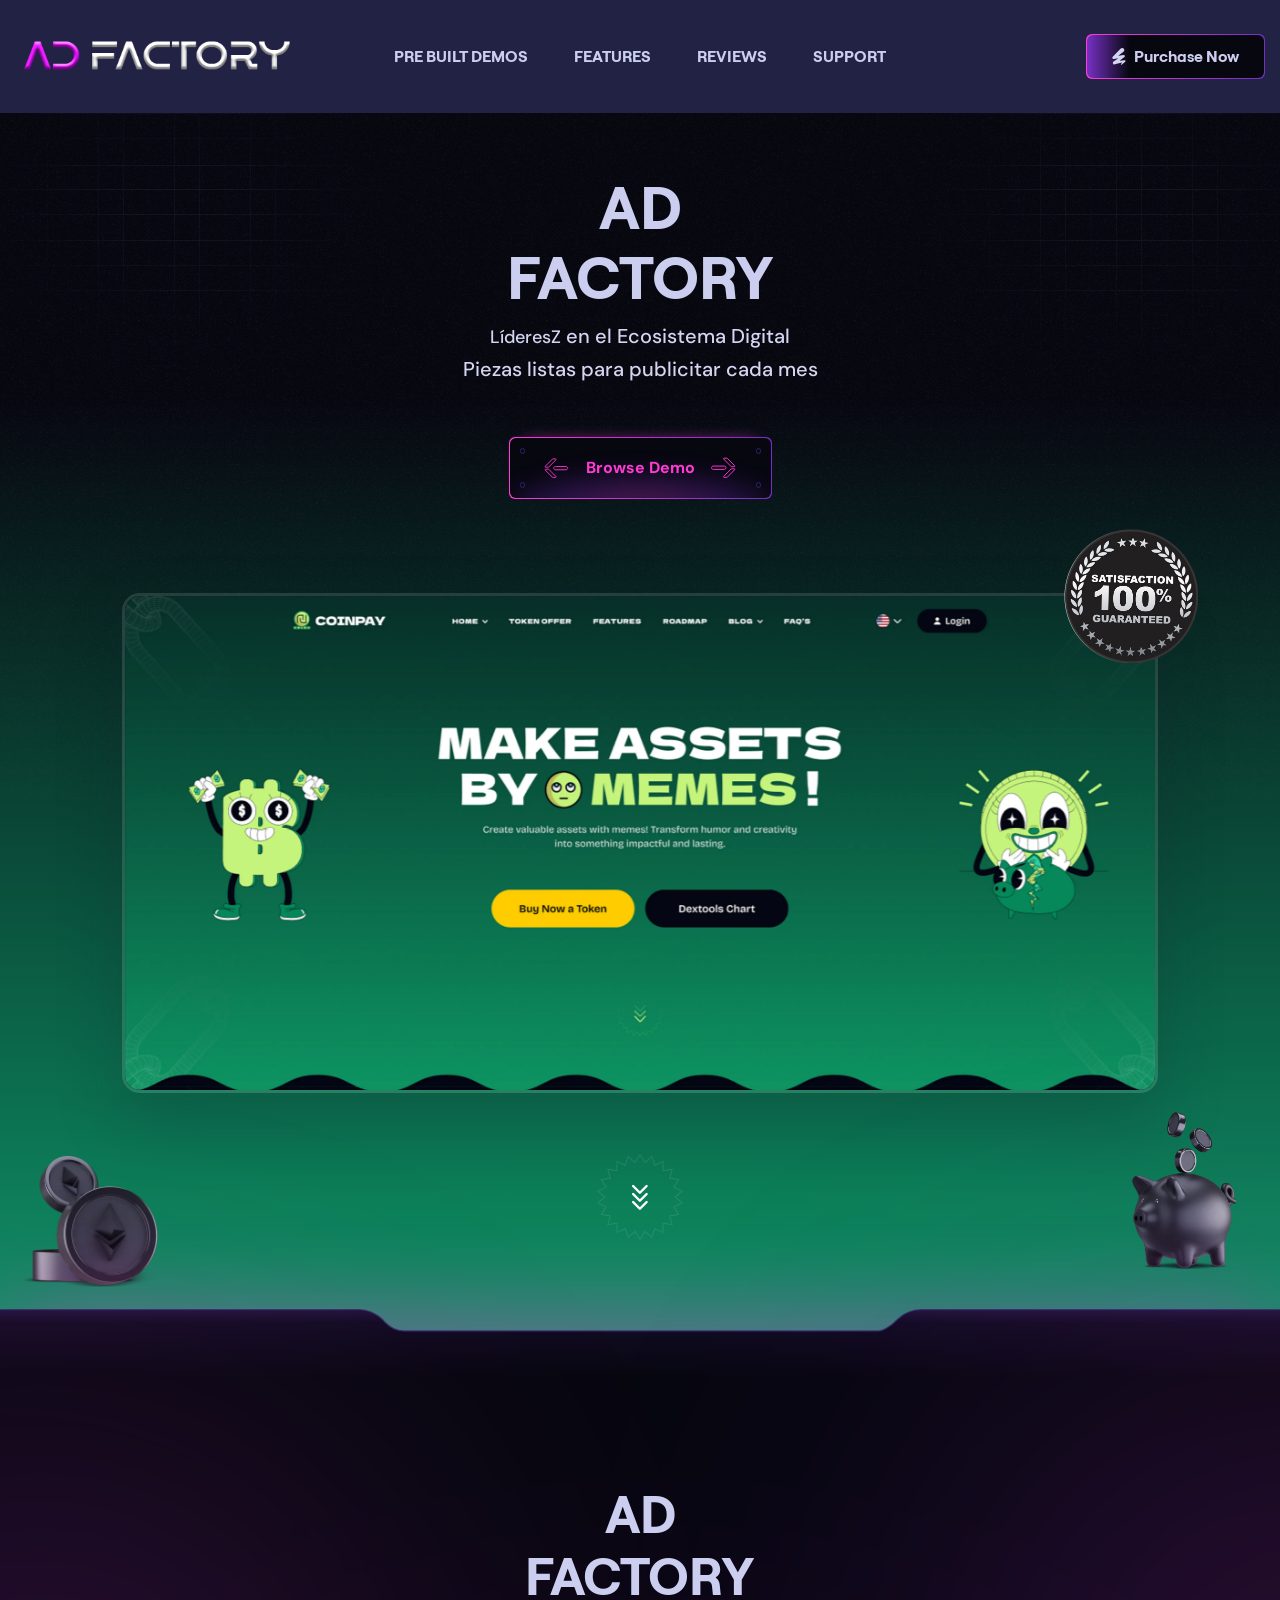
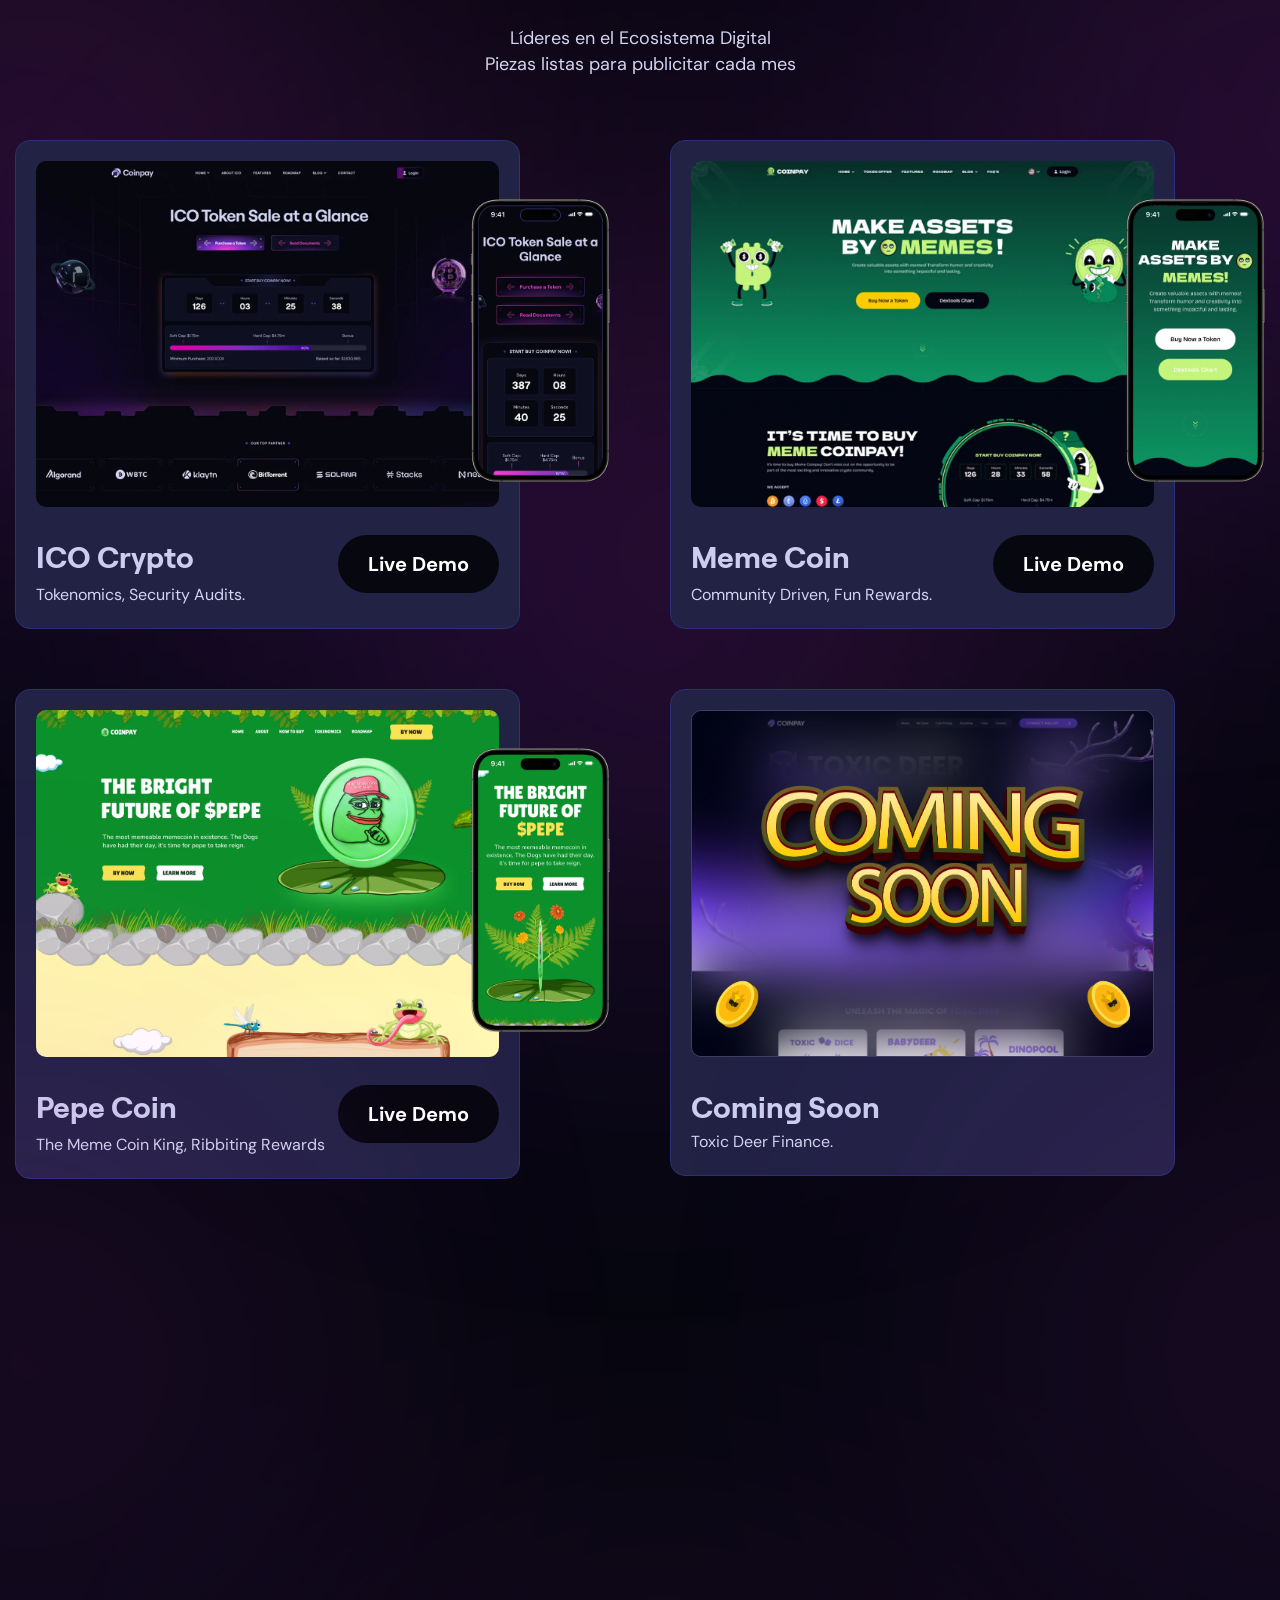
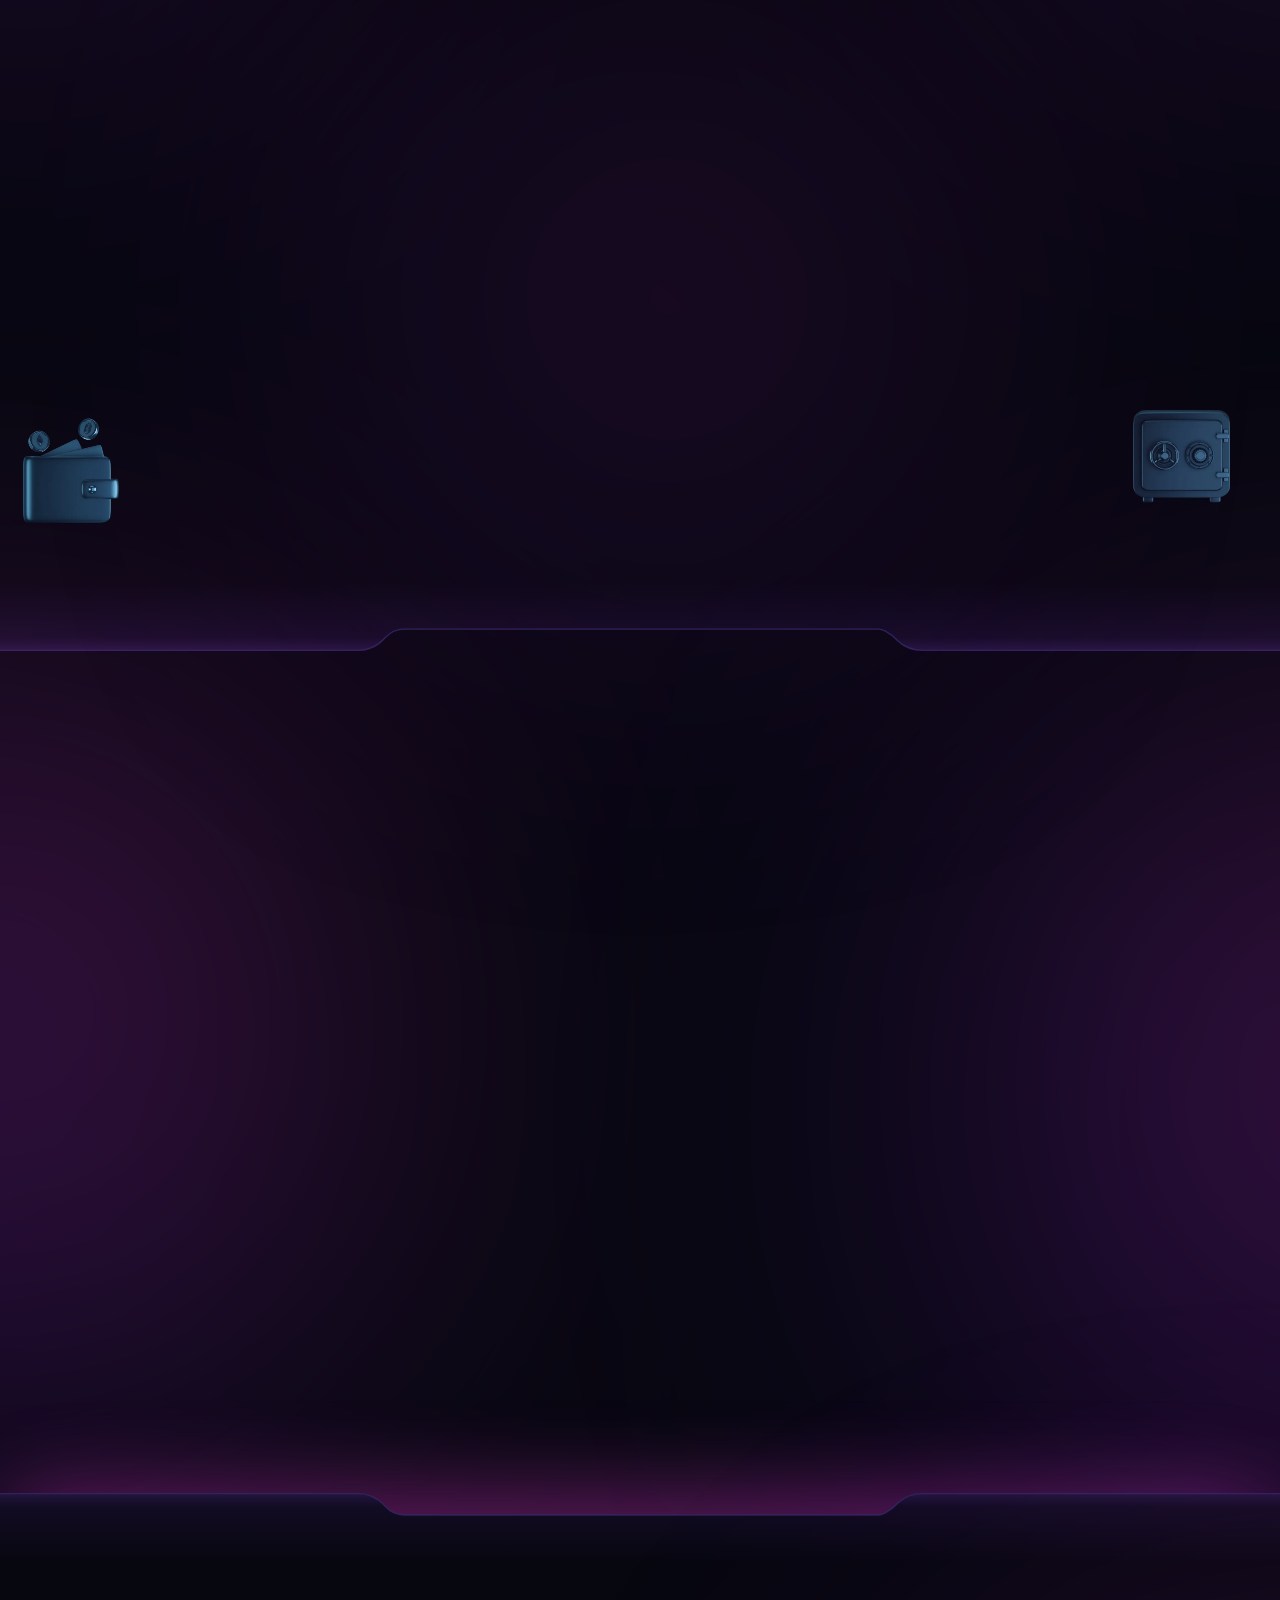
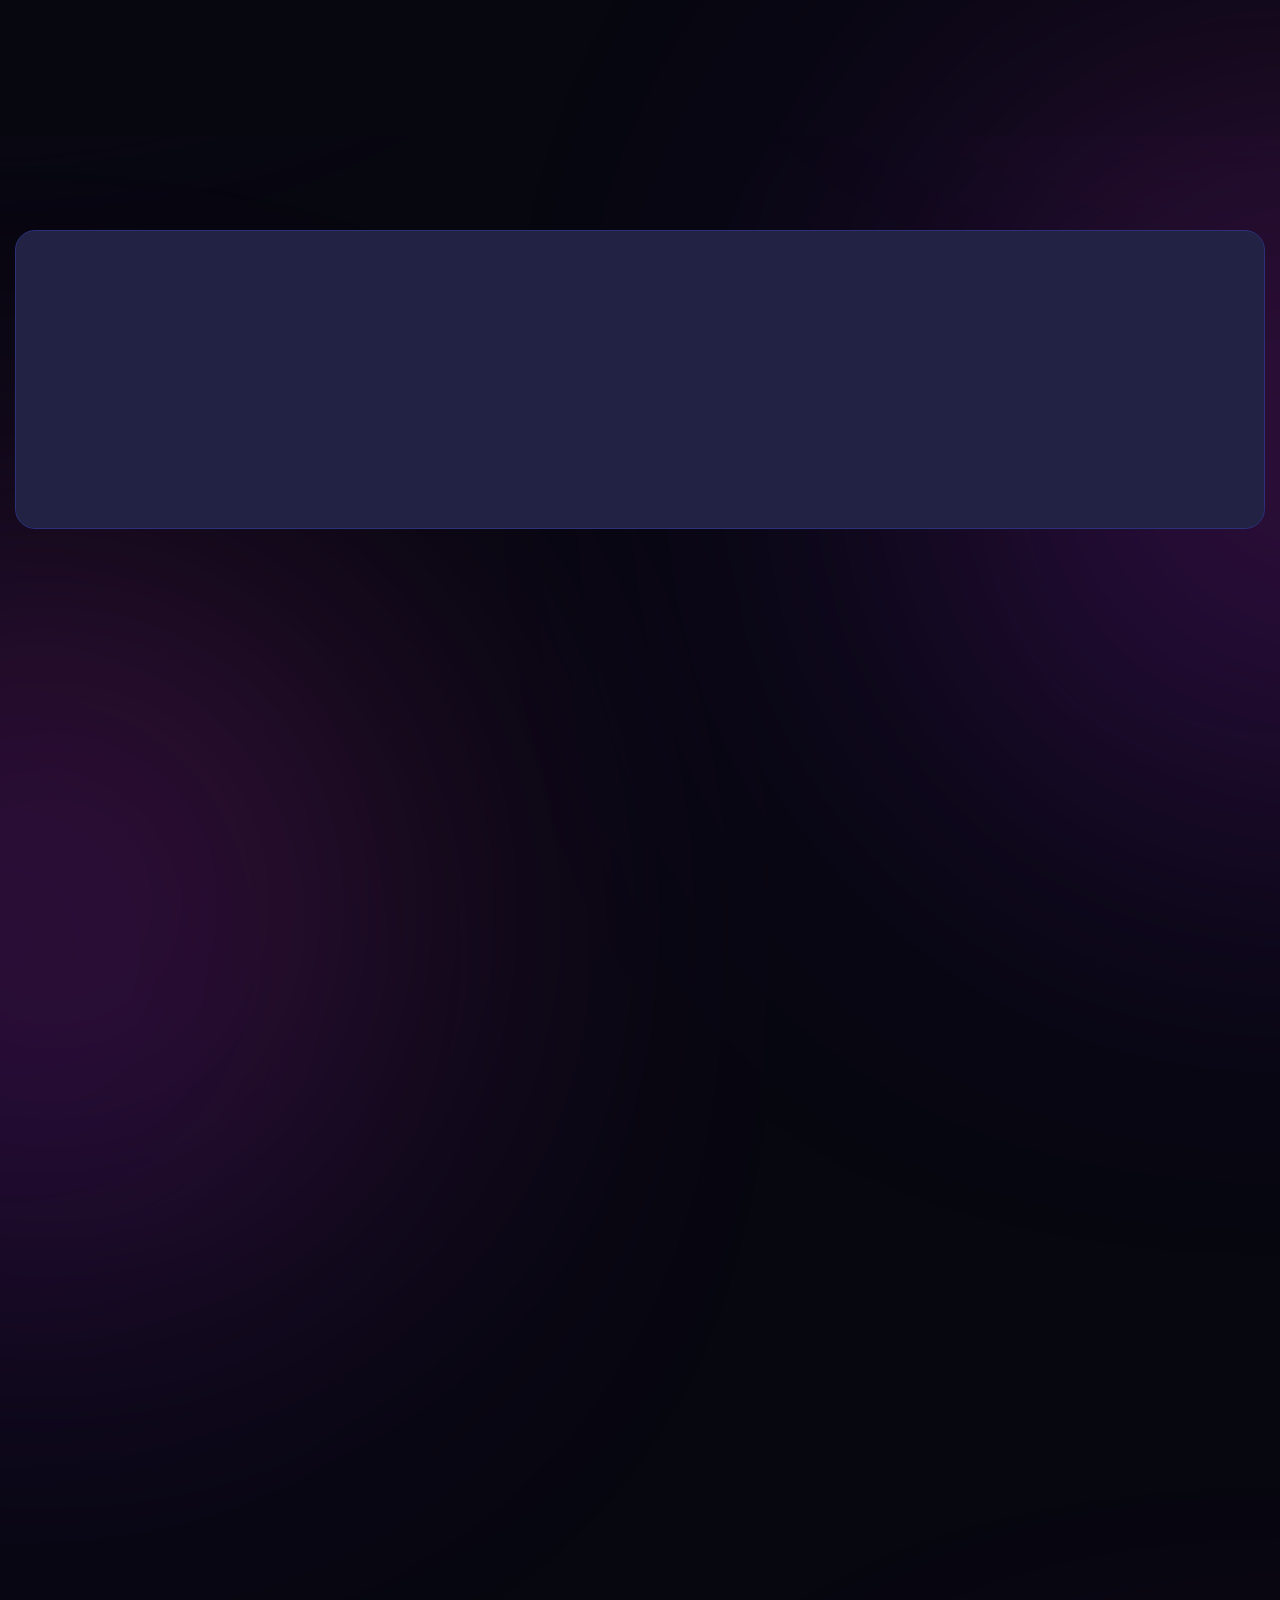
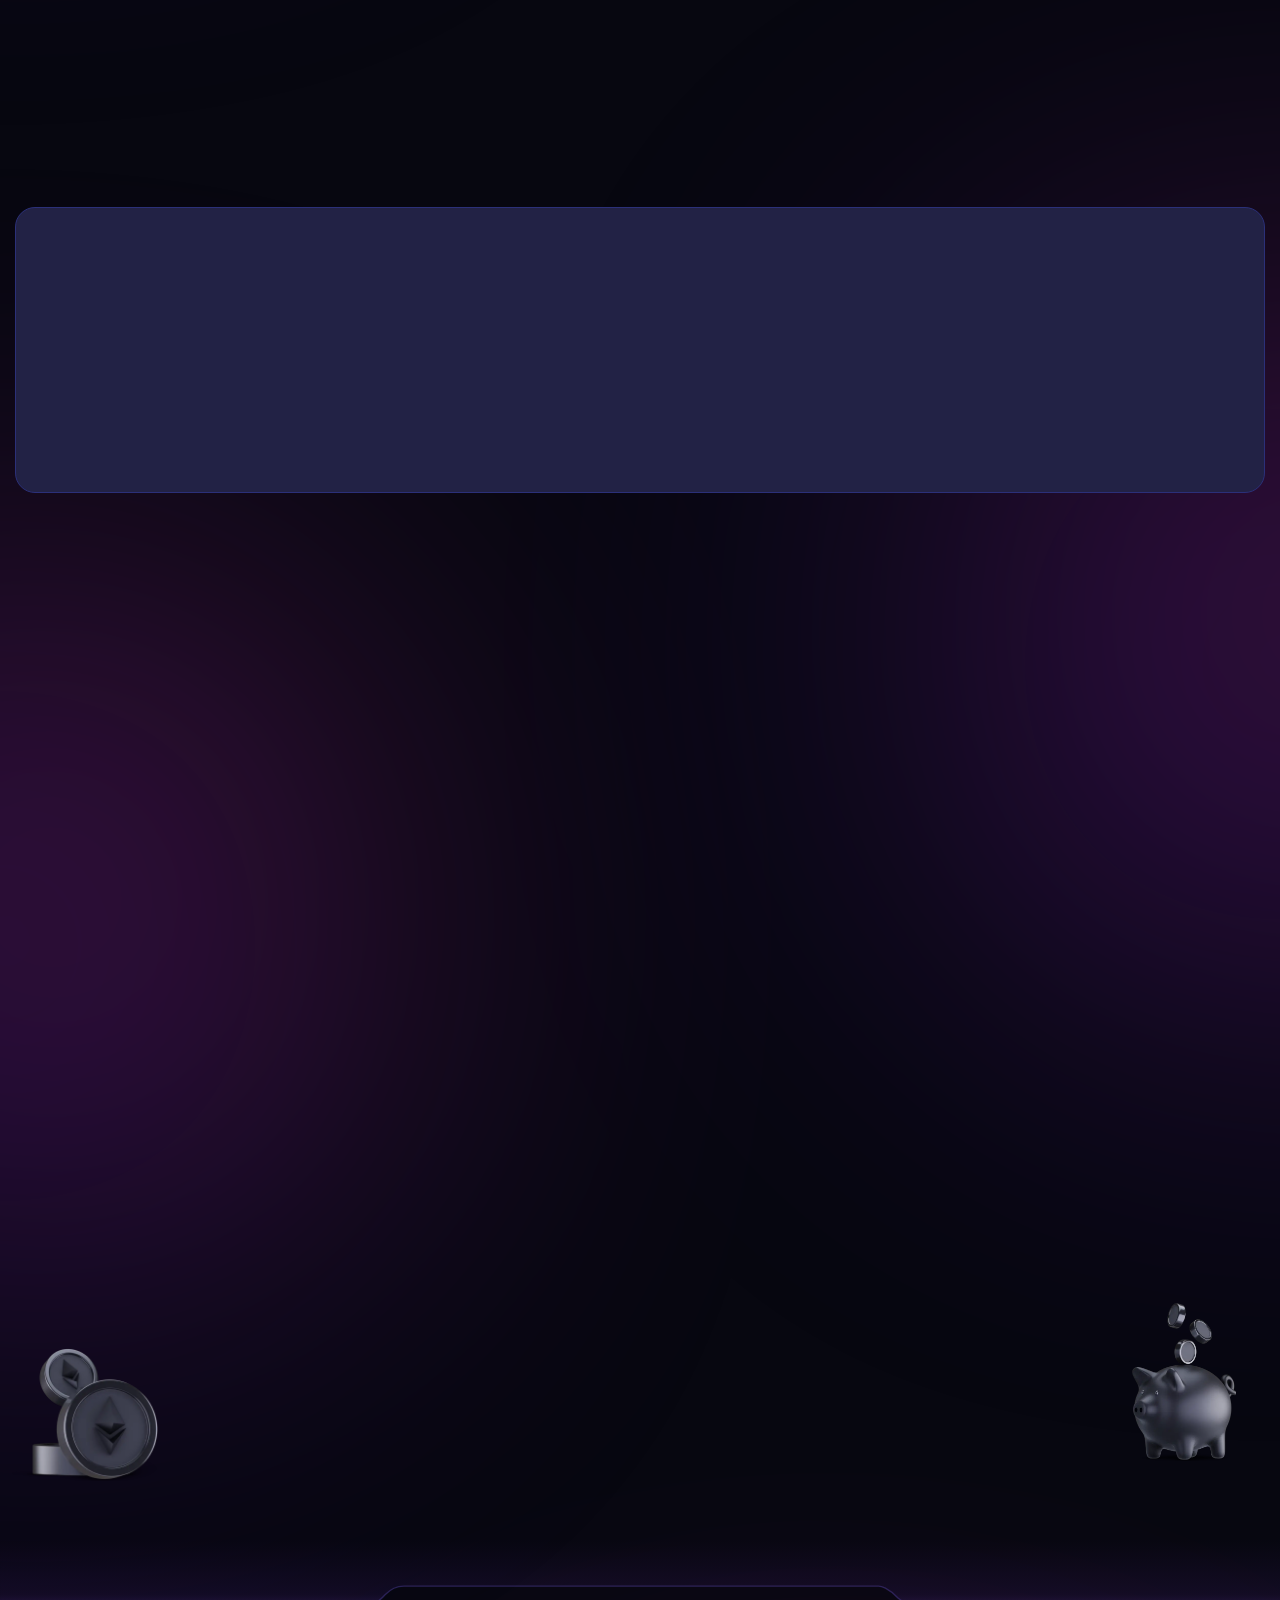
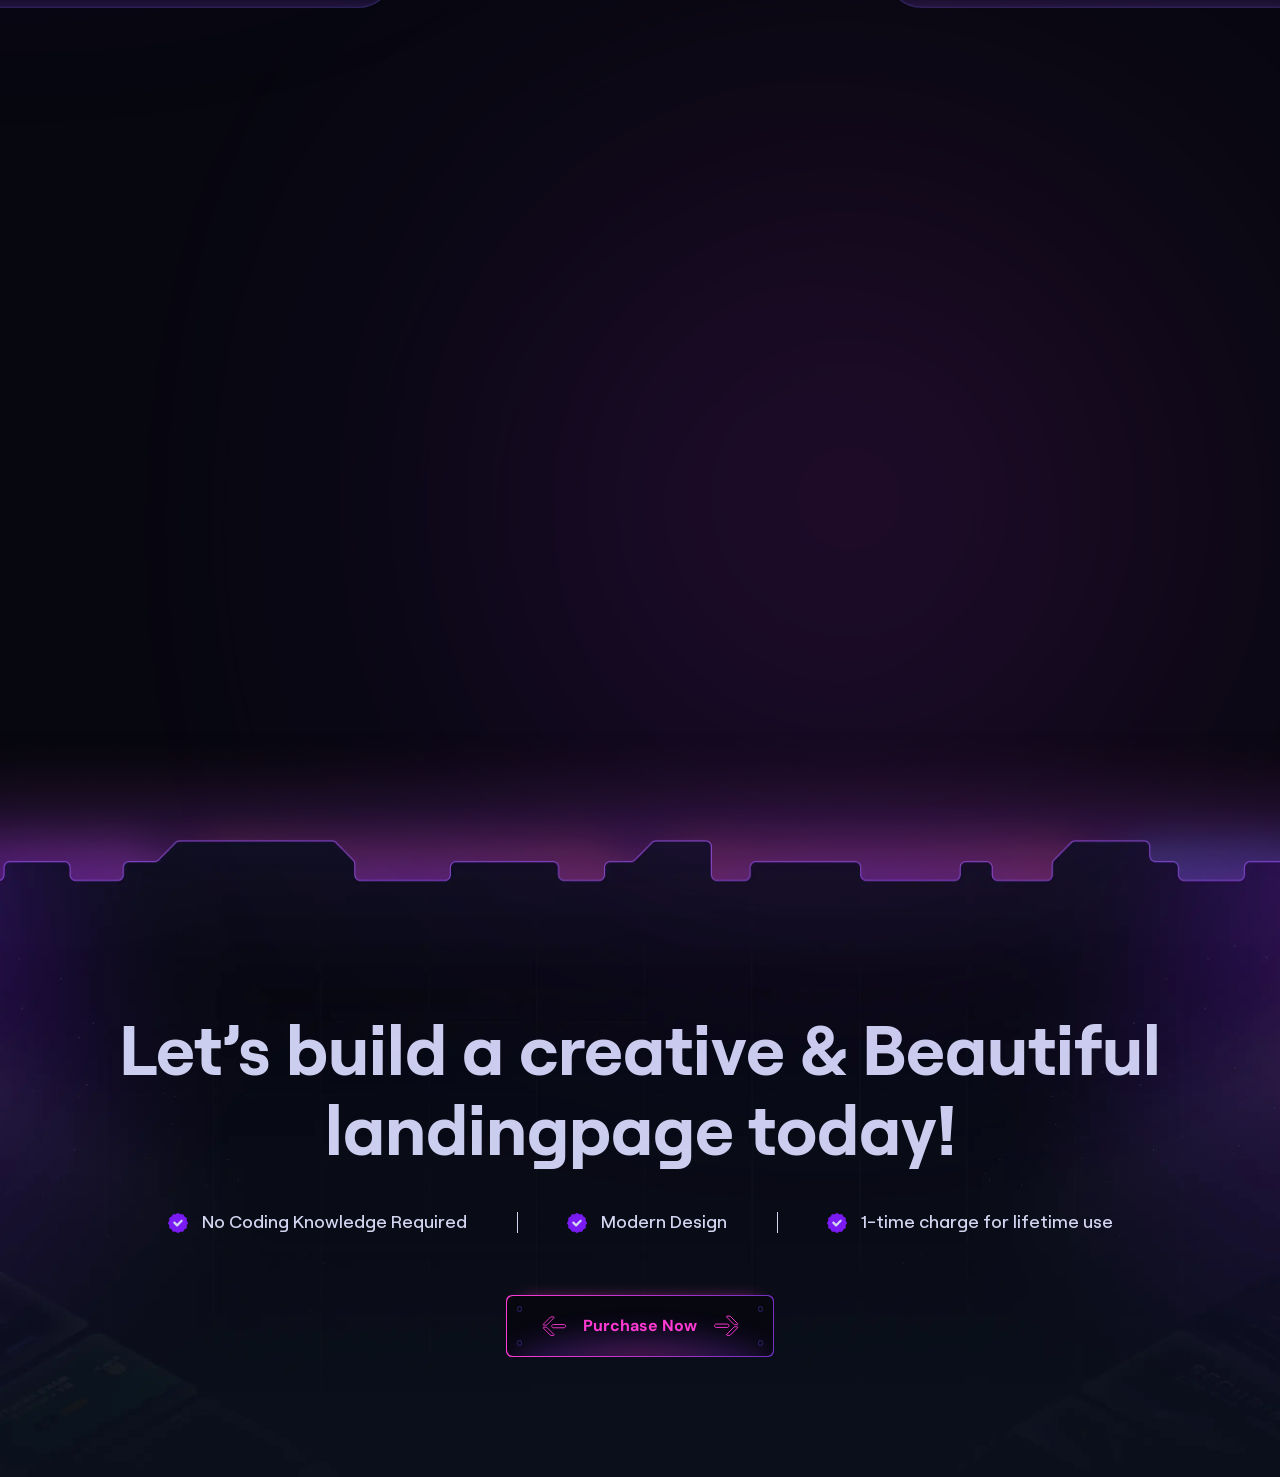
<file: index_ico1.html>
<!doctype html>
<html lang="en">

<head>

  <meta charset="utf-8">
  <meta name="viewport" content="width=device-width, initial-scale=1, shrink-to-fit=no">
  <meta http-equiv="x-ua-compatible" content="ie=edge">
  <meta name="thumbnail" content="assets/images/ico_template_thumbnail.webp">
  <meta name="description" content="Coinpay - Site Template">
  <meta name="keywords" content="Crypto Currency Bootstrap Site Template">
  <meta name="author" content="xpressbuddy">

  <title>Coinpay - Crypto Currency Site Template</title>
  <link rel="shortcut icon" href="assets/images/site_logo/favicon_1.svg">

  <!-- Fraimwork - CSS Include -->
  <link rel="stylesheet" type="text/css" href="assets/css/bootstrap.min.css">

  <!-- Icon Font - CSS Include -->
  <link rel="stylesheet" type="text/css" href="assets/css/fontawesome.css">

  <!-- Animation - CSS Include -->
  <link rel="stylesheet" type="text/css" href="assets/css/cursor.css">
  <link rel="stylesheet" type="text/css" href="assets/css/animate.min.css">
  <link rel="stylesheet" type="text/css" href="assets/css/aos.css">

  <!-- Carousel - CSS Include -->
  <link rel="stylesheet" type="text/css" href="assets/css/swiper-bundle.min.css">

  <!-- Custom - CSS Include -->
  <link rel="stylesheet" type="text/css" href="demo_assets/style.css">

</head>


<body class="index_ico">

  <!-- Body Wrap - Start -->
  <div class="page_wrapper">

    <!-- Back To Top - Start -->
    <div class="backtotop">
      <a href="#" class="scroll">
        <i class="fa-solid fa-arrow-up"></i>
      </a>
    </div>
    <!-- Back To Top - End -->

    <!-- Preloader - Start -->
    <div id="preloader">
      <div class="line-1"></div>
      <div class="line-2"></div>
      <div class="line-3"></div>
      <div class="line-4"></div>
    </div>
    <!-- Preloader - End -->

    <!-- Site Header - Start
    ================================================== -->
    <header class="site_header">
      <div class="nav_wrapper">
        <div class="container">
          <div class="row align-items-center">
            <div class="col-lg-3 col-5 d-flex align-items-center">
              <div class="site_logo">
                <a class="site_link" href="index.html">
                  <img loading="lazy" src="assets/images/site_logo/logo.png" alt="ICO Site Logo">
                </a>
              </div>
            </div>
            <div class="col-lg-6 col-2">
              <nav class="main_menu navbar navbar-expand-lg">
                <div class="main_menu_inner collapse navbar-collapse justify-content-center" id="main_menu_dropdown">
                  <ul class="main_menu_list unordered_list text-uppercase">
                    <li>
                      <a class="nav-link scrollspy_btn" href="#id_home_demo_section">
                        <span class="nav_link_label" data-text="Pre Built Demos">Pre Built Demos</span>
                      </a>
                    </li>
                    <li>
                      <a class="nav-link scrollspy_btn" href="#id_feature_section">
                        <span class="nav_link_label" data-text="Features">Features</span>
                      </a>
                    </li>
                    <li>
                      <a class="nav-link scrollspy_btn" href="#id_review_section">
                        <span class="nav_link_label" data-text="Reviews">Reviews</span>
                      </a>
                    </li>
                    <li>
                      <a class="nav-link scrollspy_btn" href="#id_support_section">
                        <span class="nav_link_label" data-text="Support">Support</span>
                      </a>
                    </li>
                  </ul>
                </div>
              </nav>
            </div>
            <div class="col-lg-3 col-5">
              <ul class="btns_group unordered_list p-0 justify-content-end">
                <li class="d-lg-none">
                  <button class="mobile_menu_btn" type="button" data-bs-toggle="collapse"
                    data-bs-target="#main_menu_dropdown" aria-expanded="false" aria-label="Toggle navigation">
                    <i class="far fa-bars"></i>
                  </button>
                </li>
                <li>
                  <a class="ico_btn_outline" href="#!">
                    <span class="btn_icon">
                      <svg viewBox="0 0 15 18" xmlns="http://www.w3.org/2000/svg">
                        <path
                          d="M13.5079 13.0137L8.46803 13.5536C8.37585 13.5637 8.32819 13.4458 8.40163 13.3887L13.3336 9.54891C13.654 9.28719 13.8579 8.87938 13.7704 8.44266C13.6829 7.77313 13.1297 7.3364 12.4313 7.4239L7.07271 8.20828C6.97818 8.22235 6.92739 8.10125 7.00318 8.04344L12.3149 3.98797C13.3633 3.17313 13.4501 1.57156 12.4899 0.640315C11.6165 -0.233121 10.2188 -0.204214 9.34538 0.669222L0.785999 9.37391C0.465687 9.72312 0.320375 10.1887 0.407875 10.6841C0.553187 11.47 1.33912 11.9942 2.12584 11.8489L6.73989 10.9075C6.83989 10.8872 6.89458 11.0208 6.80786 11.0755L1.68834 14.352C1.04772 14.7598 0.757093 15.4872 0.960218 16.2153C1.16412 17.1762 2.12506 17.7294 3.05631 17.4965L10.7087 15.6114C10.7946 15.5903 10.8579 15.6903 10.8024 15.7591L9.60709 17.2341C9.28678 17.6419 9.811 18.195 10.2477 17.8747L14.1782 14.6434C14.8766 14.0614 14.411 12.9255 13.5086 13.013L13.5079 13.0137Z" />
                      </svg>
                    </span>
                    <span class="btn_label">Purchase Now</span>
                  </a>
                </li>
              </ul>
            </div>
          </div>
        </div>
      </div>
    </header>
    <!-- Site Header - End
    ================================================== -->

    <!-- Main Body - Start
    ================================================== -->
    <main class="page_content">

      <!-- Hero Section - Start
      ================================================== -->
      <section class="hero_section text-center section_decoration"
        style="background-image: url('demo_assets/images/hero/hero_pattern_image.webp');">
        <div class="container">
          <div class="row justify-content-center">
            <div class="col-lg-10">
              <h1 data-aos="fade-up" data-aos-duration="600">
                <strong> AD <br> FACTORY</strong>
              </h1>
              <p data-aos="fade-up" data-aos-duration="600" data-aos-delay="100">
                <strong>LíderesZ</strong> en el Ecosistema Digital <br> Piezas listas para publicitar cada mes
              </p>
              <a class="ico_creative_btn scrollspy_btn" href="#id_home_demo_section" data-aos="fade-up"
                data-aos-duration="600" data-aos-delay="200">
                <span class="btn_wrapper">
                  <span class="btn_icon_left">
                    <small class="dot_top"></small>
                    <small class="dot_bottom"></small>
                    <svg class="icon_arrow_left" viewBox="0 0 28 23" xmlns="http://www.w3.org/2000/svg">
                      <path
                        d="M13.4106 20.8083L5.36673 12.6878C5.26033 12.5804 5.11542 12.52 4.96423 12.52H1.84503C1.34158 12.52 1.08822 13.1276 1.44252 13.4852L9.48642 21.6057C9.59281 21.7131 9.73773 21.7736 9.88892 21.7736H13.0081C13.5116 21.7736 13.7649 21.166 13.4106 20.8083Z">
                      </path>
                      <path
                        d="M12.6803 9.57324H24.71C25.7116 9.57324 26.5234 10.3851 26.5234 11.3866C26.5234 12.3882 25.7116 13.2 24.71 13.2H12.6803C11.6788 13.2 10.8669 12.3882 10.8669 11.3866C10.8669 10.3851 11.6788 9.57324 12.6803 9.57324Z">
                      </path>
                      <path
                        d="M1.44252 9.28834L9.48641 1.16784C9.59281 1.06043 9.73772 1 9.88891 1H13.0081C13.5116 1 13.7649 1.60758 13.4106 1.96525L5.36672 10.0858C5.26033 10.1932 5.11541 10.2536 4.96422 10.2536H1.84502C1.34158 10.2536 1.08822 9.64601 1.44252 9.28834Z">
                      </path>
                    </svg>
                  </span>
                  <span class="btn_label">Browse Demo</span>
                  <span class="btn_icon_right">
                    <small class="dot_top"></small>
                    <small class="dot_bottom"></small>
                    <svg class="icon_arrow_right" viewBox="0 0 27 23" xmlns="http://www.w3.org/2000/svg">
                      <path
                        d="M13.6558 2.19168L21.6997 10.3122C21.8061 10.4196 21.951 10.48 22.1022 10.48H25.2214C25.7248 10.48 25.9782 9.87238 25.6239 9.51478L17.58 1.39428C17.4736 1.28688 17.3287 1.22638 17.1775 1.22638H14.0583C13.5548 1.22638 13.3015 1.83398 13.6558 2.19168Z">
                      </path>
                      <path
                        d="M14.3861 13.4268H2.35637C1.35486 13.4268 0.542969 12.6149 0.542969 11.6134C0.542969 10.6118 1.35486 9.79996 2.35637 9.79996H14.3861C15.3876 9.79996 16.1995 10.6118 16.1995 11.6134C16.1995 12.6149 15.3876 13.4268 14.3861 13.4268Z">
                      </path>
                      <path
                        d="M25.6239 13.7117L17.58 21.8322C17.4736 21.9396 17.3287 22 17.1775 22H14.0583C13.5548 22 13.3015 21.3924 13.6558 21.0347L21.6997 12.9142C21.8061 12.8068 21.951 12.7464 22.1022 12.7464H25.2214C25.7248 12.7464 25.9782 13.354 25.6239 13.7117Z">
                      </path>
                    </svg>
                  </span>
                </span>
              </a>
              <div class="badge_gurantee" data-aos="fade-up" data-aos-duration="600" data-aos-delay="400">
                <img src="demo_assets/images/badge_gurantee_image.png" alt="100% Gurantee">
              </div>
              <div class="hero_image_slider swiper" data-aos="fade-up" data-aos-duration="600" data-aos-delay="300">
                <div class="swiper-wrapper">
                  <div class="swiper-slide home_ico">
                    <img src="demo_assets/images/hero/home_ico_thumbnail.webp" alt="ICO Home Page">
                  </div>
                  <div class="swiper-slide home_meme">
                    <img src="demo_assets/images/hero/home_meme_thumbnail.webp" alt="Memecoin Home Page">
                  </div>
                  <div class="swiper-slide home_pepe">
                    <img src="demo_assets/images/hero/home_pepe_thumbnail.webp" alt="Pepecoin Home Page">
                  </div>
                </div>
              </div>
              <a class="scrollspy_btn scroll_down" href="#id_home_demo_section">
                <i class="fa-solid fa-chevron-down"></i>
                <i class="fa-solid fa-chevron-down"></i>
                <i class="fa-solid fa-chevron-down"></i>
                <img class="spin_image" src="assets/images/shapes/shape_circle_zigzag.svg" alt="Zigzag">
              </a>
            </div>
          </div>
        </div>
        <div class="noise_image">
          <img src="demo_assets/images/hero/hero_noise_image.png" alt="Noise">
        </div>
        <div class="color_overlay"></div>
        <div class="decoration_item shape_piggy_bank">
          <img src="demo_assets/images/decoration/decoration_image_1.webp" alt="Decoration Image 1">
        </div>
        <div class="decoration_item shape_coin">
          <img src="demo_assets/images/decoration/decoration_image_2.webp" alt="Decoration Image 2">
        </div>
      </section>
      <!-- Hero Section - End
      ================================================== -->

      <!-- Home Demo Section - Start
      ================================================== -->
      <section id="id_home_demo_section"
        class="home_demo_section section_space pb-0 section_decoration z-3 section_shadow_top">
        <div class="container">
          <div class="heading_block text-center mt-lg-4">
            <h2 class="heading_text" data-aos="fade-up" data-aos-duration="600">
              AD <br> FACTORY
            </h2>
            <p class="heading_description mb-0" data-aos="fade-up" data-aos-duration="600" data-aos-delay="100">
              Líderes en el Ecosistema Digital <br> Piezas listas para publicitar cada mes
            </p>
          </div>

          <div class="row">
            <div class="col-md-6 col-sm-6" data-aos="fade-up" data-aos-duration="600" data-aos-delay="200">
              <div class="template_card_wrapper">
                <div class="template_card">
                  <a class="template_card_image" href="index_ico.html">
                    <img src="demo_assets/images/home_pages/home_ico_thumbnail.webp" alt="ICO Home Page">
                  </a>
                  <div class="template_card_info">
                    <h3 class="template_card_title">
                      ICO Crypto
                    </h3>
                    <p class="mb-0">Tokenomics, Security Audits.</p>
                    <a class="btn" href="index_ico.html">
                      <span class="btn_label">Live Demo</span>
                    </a>
                  </div>
                </div>
                <div class="mobile_mockup">
                  <img src="demo_assets/images/home_pages/ico_mobile_mockup_image.webp" alt="Mobile Mockup Image">
                </div>
              </div>
            </div>
            <div class="col-md-6 col-sm-6" data-aos="fade-up" data-aos-duration="600" data-aos-delay="300">
              <div class="template_card_wrapper">
                <div class="template_card">
                  <a class="template_card_image" href="index_memecoin.html">
                    <img src="demo_assets/images/home_pages/home_memecoin_thumbnail.webp" alt="Memecoin Home Page">
                  </a>
                  <div class="template_card_info">
                    <h3 class="template_card_title">
                      Meme Coin
                    </h3>
                    <p class="mb-0">Community Driven, Fun Rewards.</p>
                    <a class="btn" href="index_memecoin.html">
                      <span class="btn_label">Live Demo</span>
                    </a>
                  </div>
                </div>
                <div class="mobile_mockup">
                  <img src="demo_assets/images/home_pages/meme_mobile_mockup_image.webp" alt="Mobile Mockup Image">
                </div>
              </div>
            </div>
            <div class="col-md-6 col-sm-6" data-aos="fade-up" data-aos-duration="600" data-aos-delay="100">
              <div class="template_card_wrapper">
                <div class="template_card">
                  <a class="template_card_image" href="index_pepecoin.html">
                    <img src="demo_assets/images/home_pages/home_pepecoin_thumbnail.webp" alt="Pepecoin Home Page">
                  </a>
                  <div class="template_card_info">
                    <h3 class="template_card_title">
                      Pepe Coin
                    </h3>
                    <p class="mb-0">The Meme Coin King, Ribbiting Rewards</p>
                    <a class="btn" href="index_pepecoin.html">
                      <span class="btn_label">Live Demo</span>
                    </a>
                  </div>
                </div>
                <div class="mobile_mockup">
                  <img src="demo_assets/images/home_pages/pepe_mobile_mockup_image.webp" alt="Mobile Mockup Image">
                </div>
              </div>
            </div>
            <div class="col-md-6 col-sm-6" data-aos="fade-up" data-aos-duration="600" data-aos-delay="200">
              <div class="template_card_wrapper">
                <div class="template_card upcoming_item">
                  <div class="template_card_image">
                    <img src="demo_assets/images/home_pages/home_toxic_thumbnail.webp"
                      alt="Toxic Deer Finance Home Page">
                  </div>
                  <div class="template_card_info">
                    <h3 class="template_card_title mb-0">
                      Coming Soon
                    </h3>
                    <p class="mb-0">Toxic Deer Finance.</p>
                  </div>
                </div>
              </div>
            </div>
          </div>
        </div>
        <div class="decoration_item shape_circle_1">
          <img src="demo_assets/images/decoration/decoration_shape_circle.svg" alt="Circle Shape">
        </div>
        <div class="decoration_item shape_circle_2">
          <img src="demo_assets/images/decoration/decoration_shape_circle.svg" alt="Circle Shape">
        </div>
        <div class="decoration_item shape_circle_3">
          <img src="demo_assets/images/decoration/decoration_shape_circle.svg" alt="Circle Shape">
        </div>
        <div class="decoration_item shape_divider_1">
          <img src="assets/images/shapes/shape_section_divider_1.svg" alt="Shape Divider">
        </div>
      </section>
      <!-- Home Demo Section - End
      ================================================== -->

      <!-- Feature Section - Start
      ================================================== -->
      <section id="id_feature_section" class="feature_section section_space pb-0 section_decoration z-3">
        <div class="container">
          <div class="heading_block text-center">
            <h2 class="heading_text" data-aos="fade-up" data-aos-duration="600">
              Free Premium Features
            </h2>
            <p class="heading_description mb-0" data-aos="fade-up" data-aos-duration="600" data-aos-delay="100">
              Get free premium features with Coinpay to enhance your site.
            </p>
          </div>

          <div class="row">
            <div class="col" data-aos="zoom-in-up" data-aos-duration="600" data-aos-delay="100">
              <div class="feature_iconbox_block">
                <div class="icon">
                  <img src="demo_assets/images/features/feature_icon_1.svg" alt="Feature Icon 1">
                </div>
                <h3 class="title mb-0">
                  Seo and SMM Friendly
                </h3>
              </div>
            </div>
            <div class="col" data-aos="zoom-in-up" data-aos-duration="600" data-aos-delay="200">
              <div class="feature_iconbox_block">
                <div class="icon">
                  <img src="demo_assets/images/features/feature_icon_2.svg" alt="Feature Icon 1">
                </div>
                <h3 class="title mb-0">
                  Blazing-Fast Loading Speed
                </h3>
              </div>
            </div>
            <div class="col" data-aos="zoom-in-up" data-aos-duration="600" data-aos-delay="300">
              <div class="feature_iconbox_block">
                <div class="icon">
                  <img src="demo_assets/images/features/feature_icon_3.svg" alt="Feature Icon 1">
                </div>
                <h3 class="title mb-0">
                  Access to Google Fonts
                </h3>
              </div>
            </div>
            <div class="col" data-aos="zoom-in-up" data-aos-duration="600" data-aos-delay="400">
              <div class="feature_iconbox_block">
                <div class="icon">
                  <img src="demo_assets/images/features/feature_icon_4.svg" alt="Feature Icon 1">
                </div>
                <h3 class="title mb-0">
                  Well-Documented Resources
                </h3>
              </div>
            </div>
            <div class="col" data-aos="zoom-in-up" data-aos-duration="600" data-aos-delay="500">
              <div class="feature_iconbox_block">
                <div class="icon">
                  <img src="demo_assets/images/features/feature_icon_5.svg" alt="Feature Icon 1">
                </div>
                <h3 class="title mb-0">
                  Smart Automatic Updates
                </h3>
              </div>
            </div>
            <div class="col" data-aos="zoom-in-up" data-aos-duration="600" data-aos-delay="100">
              <div class="feature_iconbox_block">
                <div class="icon">
                  <img src="demo_assets/images/features/feature_icon_6.svg" alt="Feature Icon 1">
                </div>
                <h3 class="title mb-0">
                  Made Perfection With Sass
                </h3>
              </div>
            </div>
            <div class="col" data-aos="zoom-in-up" data-aos-duration="600" data-aos-delay="200">
              <div class="feature_iconbox_block">
                <div class="icon">
                  <img src="demo_assets/images/features/feature_icon_7.svg" alt="Feature Icon 1">
                </div>
                <h3 class="title mb-0">
                  Bootstrap 5 Framework
                </h3>
              </div>
            </div>
            <div class="col" data-aos="zoom-in-up" data-aos-duration="600" data-aos-delay="300">
              <div class="feature_iconbox_block">
                <div class="icon">
                  <img src="demo_assets/images/features/feature_icon_8.svg" alt="Feature Icon 1">
                </div>
                <h3 class="title mb-0">
                  Unique Header & Mega Menu
                </h3>
              </div>
            </div>
            <div class="col" data-aos="zoom-in-up" data-aos-duration="600" data-aos-delay="400">
              <div class="feature_iconbox_block">
                <div class="icon">
                  <img src="demo_assets/images/features/feature_icon_9.svg" alt="Feature Icon 1">
                </div>
                <h3 class="title mb-0">
                  Unique Animations
                </h3>
              </div>
            </div>
            <div class="col" data-aos="zoom-in-up" data-aos-duration="600" data-aos-delay="500">
              <div class="feature_iconbox_block">
                <div class="icon">
                  <img src="demo_assets/images/features/feature_icon_10.svg" alt="Feature Icon 1">
                </div>
                <h3 class="title mb-0">
                  Crafted With Clean Code
                </h3>
              </div>
            </div>
          </div>

          <div class="btns_group pb-0 mb-lg-4 justify-content-center" data-aos="fade-up" data-aos-duration="600"
            data-aos-delay="100">
            <a class="ico_creative_btn" href="#!">
              <span class="btn_wrapper">
                <span class="btn_icon_left">
                  <small class="dot_top"></small>
                  <small class="dot_bottom"></small>
                  <svg class="icon_arrow_left" viewBox="0 0 28 23" xmlns="http://www.w3.org/2000/svg">
                    <path
                      d="M13.4106 20.8083L5.36673 12.6878C5.26033 12.5804 5.11542 12.52 4.96423 12.52H1.84503C1.34158 12.52 1.08822 13.1276 1.44252 13.4852L9.48642 21.6057C9.59281 21.7131 9.73773 21.7736 9.88892 21.7736H13.0081C13.5116 21.7736 13.7649 21.166 13.4106 20.8083Z">
                    </path>
                    <path
                      d="M12.6803 9.57324H24.71C25.7116 9.57324 26.5234 10.3851 26.5234 11.3866C26.5234 12.3882 25.7116 13.2 24.71 13.2H12.6803C11.6788 13.2 10.8669 12.3882 10.8669 11.3866C10.8669 10.3851 11.6788 9.57324 12.6803 9.57324Z">
                    </path>
                    <path
                      d="M1.44252 9.28834L9.48641 1.16784C9.59281 1.06043 9.73772 1 9.88891 1H13.0081C13.5116 1 13.7649 1.60758 13.4106 1.96525L5.36672 10.0858C5.26033 10.1932 5.11541 10.2536 4.96422 10.2536H1.84502C1.34158 10.2536 1.08822 9.64601 1.44252 9.28834Z">
                    </path>
                  </svg>
                </span>
                <span class="btn_label">Purchase Now</span>
                <span class="btn_icon_right">
                  <small class="dot_top"></small>
                  <small class="dot_bottom"></small>
                  <svg class="icon_arrow_right" viewBox="0 0 27 23" xmlns="http://www.w3.org/2000/svg">
                    <path
                      d="M13.6558 2.19168L21.6997 10.3122C21.8061 10.4196 21.951 10.48 22.1022 10.48H25.2214C25.7248 10.48 25.9782 9.87238 25.6239 9.51478L17.58 1.39428C17.4736 1.28688 17.3287 1.22638 17.1775 1.22638H14.0583C13.5548 1.22638 13.3015 1.83398 13.6558 2.19168Z">
                    </path>
                    <path
                      d="M14.3861 13.4268H2.35637C1.35486 13.4268 0.542969 12.6149 0.542969 11.6134C0.542969 10.6118 1.35486 9.79996 2.35637 9.79996H14.3861C15.3876 9.79996 16.1995 10.6118 16.1995 11.6134C16.1995 12.6149 15.3876 13.4268 14.3861 13.4268Z">
                    </path>
                    <path
                      d="M25.6239 13.7117L17.58 21.8322C17.4736 21.9396 17.3287 22 17.1775 22H14.0583C13.5548 22 13.3015 21.3924 13.6558 21.0347L21.6997 12.9142C21.8061 12.8068 21.951 12.7464 22.1022 12.7464H25.2214C25.7248 12.7464 25.9782 13.354 25.6239 13.7117Z">
                    </path>
                  </svg>
                </span>
              </span>
            </a>
          </div>
        </div>

        <div class="decoration_item shape_circle_1">
          <img src="demo_assets/images/decoration/decoration_shape_circle.svg" alt="Circle Shape">
        </div>
        <div class="decoration_item shape_circle_2">
          <img src="demo_assets/images/decoration/decoration_shape_circle.svg" alt="Circle Shape">
        </div>
        <div class="decoration_item shape_circle_3">
          <img src="demo_assets/images/decoration/decoration_shape_circle.svg" alt="Circle Shape">
        </div>
        <div class="decoration_item shape_wallet">
          <img src="demo_assets/images/decoration/shape_wallet.webp" alt="Shape Wallet">
        </div>
        <div class="decoration_item shape_locker">
          <img src="demo_assets/images/decoration/shape_locker.webp" alt="Shape Locker">
        </div>
      </section>
      <!-- Feature Section - End
      ================================================== -->

      <!-- Color Section - Start
      ================================================== -->
      <section class="color_section section_space section_decoration z-2">
        <div class="container mt-lg-4 pt-lg-5">
          <div class="row align-items-center justify-content-lg-between">
            <div class="col-lg-6">
              <div class="heading_block">
                <h2 class="heading_text" data-aos="fade-up" data-aos-duration="600">
                  Colors & Backgrounds
                </h2>
                <p class="heading_description mb-0" data-aos="fade-up" data-aos-duration="600" data-aos-delay="100">
                  Coinpay gives you the ability to manage and access your color and background options where and when
                  you need them.
                </p>
              </div>
              <ul class="color_iconbox_group unordered_list">
                <li data-aos="fade-left" data-aos-duration="600" data-aos-delay="200">
                  <div class="color_iconbox_block">
                    <div class="icon">
                      <img src="demo_assets/images/icons/icon_1.svg" alt="Color Palettes Icon">
                    </div>
                    <div class="info">
                      <h3 class="title">Color Palettes</h3>
                      <p class="mb-0">
                        Choose from a range of predefined color palettes or create your own one.
                      </p>
                    </div>
                  </div>
                </li>
                <li data-aos="fade-left" data-aos-duration="600" data-aos-delay="300">
                  <div class="color_iconbox_block">
                    <div class="icon">
                      <img src="demo_assets/images/icons/icon_2.svg" alt="Global or Local Icon">
                    </div>
                    <div class="info">
                      <h3 class="title">Global or Local</h3>
                      <p class="mb-0">
                        Change the options globally from one place, or edit each one locally.
                      </p>
                    </div>
                  </div>
                </li>
              </ul>
            </div>
            <div class="col-lg-6">
              <div class="image_block" data-aos="fade-left" data-aos-duration="600" data-aos-delay="400">
                <img src="demo_assets/images/color_controls_image.webp" alt="Color Controls Image">
              </div>
            </div>
          </div>
        </div>
        <div class="decoration_item shape_divider_1">
          <img src="assets/images/shapes/shape_section_divider_2.svg" alt="Shape Divider">
        </div>
        <div class="decoration_item shape_circle_1">
          <img src="demo_assets/images/decoration/decoration_shape_circle.svg" alt="Circle Shape">
        </div>
        <div class="decoration_item shape_circle_2">
          <img src="demo_assets/images/decoration/decoration_shape_circle.svg" alt="Circle Shape">
        </div>
      </section>
      <!-- Color Section - End
      ================================================== -->

      <!-- Responsive Section - Start
      ================================================== -->
      <section class="responsive_section section_space z-3 section_decoration section_shadow_top">
        <div class="container">
          <div class="heading_block">
            <div class="row justify-content-lg-between">
              <div class="col-lg-5">
                <h2 class="heading_text mb-0" data-aos="fade-left" data-aos-duration="600">
                  Responsive Layout for Any Devices
                </h2>
              </div>
              <div class="col-lg-4">
                <p class="heading_description mb-0 ps-lg-5" data-aos="fade-left" data-aos-duration="600"
                  data-aos-delay="100">
                  A fully responsive layout that adjusts seamlessly to provide an optimal viewing experience on any
                  device.
                </p>
              </div>
            </div>
          </div>

          <div class="bg-light">
            <div class="row">
              <div class="col-lg-4" data-aos="fade-left" data-aos-duration="600" data-aos-delay="200">
                <div class="color_iconbox_block">
                  <div class="icon">
                    <img src="demo_assets/images/icons/icon_3.svg" alt="Color Palettes Icon">
                  </div>
                  <div class="info">
                    <h3 class="title">Live Editing</h3>
                    <p class="mb-0">
                      See your designs on any device and adjust instantly.
                    </p>
                  </div>
                </div>
              </div>
              <div class="col-lg-4" data-aos="fade-left" data-aos-duration="600" data-aos-delay="300">
                <div class="color_iconbox_block">
                  <div class="icon">
                    <img src="demo_assets/images/icons/icon_4.svg" alt="Color Palettes Icon">
                  </div>
                  <div class="info">
                    <h3 class="title">Responsive Controls</h3>
                    <p class="mb-0">
                      Tailor designs for mobile and tablet to look stunning on any screen.
                    </p>
                  </div>
                </div>
              </div>
              <div class="col-lg-4" data-aos="fade-left" data-aos-duration="600" data-aos-delay="400">
                <div class="color_iconbox_block">
                  <div class="icon">
                    <img src="demo_assets/images/icons/icon_5.svg" alt="Color Palettes Icon">
                  </div>
                  <div class="info">
                    <h3 class="title">Hide/Show on Mobile</h3>
                    <p class="mb-0">
                      Control what blocks your audience sees on each device.
                    </p>
                  </div>
                </div>
              </div>
            </div>
          </div>

          <div class="bg-light" data-aos="fade-up" data-aos-duration="600" data-aos-delay="100">
            <div class="row">
              <div class="col-lg-5">
                <div class="heading_block pb-lg-5">
                  <h3 class="heading_text">
                    Landing-Pages and Websites Laptop View
                  </h3>
                  <p class="heading_description mb-0">
                    Build a clean Landing page to get an online presence and landing pages to get more customers online.
                  </p>
                </div>

                <ul class="tags_block unordered_list pt-lg-5 pe-lg-5 me-lg-5">
                  <li><a href="#!">Landing-pages</a></li>
                  <li><a href="#!">Websites</a></li>
                  <li><a href="#!">Internal pages</a></li>
                </ul>
              </div>
              <div class="col-lg-7">
                <div class="layout_laptop_image">
                  <img src="demo_assets/images/layouts/layout_laptop.webp" alt="Laptop Layout">
                </div>
              </div>
            </div>
          </div>

          <div class="row">
            <div class="col-lg-8">
              <div class="bg-light pb-0" data-aos="fade-left" data-aos-duration="600" data-aos-delay="200">
                <div class="heading_block">
                  <h3 class="heading_text">
                    Tablet View
                  </h3>
                  <p class="heading_description mb-0">
                    Optimized for tablet view, ensuring a smooth and engaging experience.
                  </p>
                </div>
                <div class="layout_tablet_image">
                  <img src="demo_assets/images/layouts/layout_tablet.webp" alt="Tablet Layout">
                </div>
              </div>
            </div>
            <div class="col-lg-4">
              <div class="bg-light pb-0" data-aos="fade-left" data-aos-duration="600" data-aos-delay="300">
                <div class="heading_block">
                  <h3 class="heading_text">
                    Mobile View
                  </h3>
                  <p class="heading_description mb-0">
                    Optimized for mobile, offering a seamless, user-friendly experience.
                  </p>
                </div>
                <div class="layout_mobile_image">
                  <img src="demo_assets/images/layouts/layout_mobile.webp" alt="Mobile Layout">
                </div>
              </div>
            </div>
          </div>

          <div class="bg-light device_list">
            <ul class="unordered_list">
              <li data-aos="fade-left" data-aos-duration="600" data-aos-delay="100">
                <div class="device_block">
                  <div class="icon">
                    <img src="demo_assets/images/icons/icon_desktop.svg" alt="Icon Desktop">
                  </div>
                  <h3 class="title">
                    <strong>1920 x 1080px</strong>
                    Full Screen Layout
                  </h3>
                </div>
              </li>
              <li data-aos="fade-left" data-aos-duration="600" data-aos-delay="200">
                <div class="device_block">
                  <div class="icon">
                    <img src="demo_assets/images/icons/icon_laptop.svg" alt="Icon Laptop">
                  </div>
                  <h3 class="title">
                    <strong>1364 x 768px</strong>
                    Notebook Screen Layout
                  </h3>
                </div>
              </li>
              <li data-aos="fade-left" data-aos-duration="600" data-aos-delay="300">
                <div class="device_block">
                  <div class="icon">
                    <img src="demo_assets/images/icons/icon_tablet.svg" alt="Icon Tablet">
                  </div>
                  <h3 class="title">
                    <strong>1024 x 768px</strong>
                    Tablet Screen Layout
                  </h3>
                </div>
              </li>
              <li data-aos="fade-left" data-aos-duration="600" data-aos-delay="400">
                <div class="device_block">
                  <div class="icon">
                    <img src="demo_assets/images/icons/icon_mobile.svg" alt="Icon Mobile">
                  </div>
                  <h3 class="title">
                    <strong>375 x 667px</strong>
                    Mobile Screen Layout
                  </h3>
                </div>
              </li>
            </ul>
          </div>
        </div>
        <div class="decoration_item shape_divider_1">
          <img src="assets/images/shapes/shape_section_divider_1.svg" alt="Shape Divider">
        </div>
        <div class="decoration_item shape_circle_1">
          <img src="demo_assets/images/decoration/decoration_shape_circle.svg" alt="Circle Shape">
        </div>
        <div class="decoration_item shape_circle_2">
          <img src="demo_assets/images/decoration/decoration_shape_circle.svg" alt="Circle Shape">
        </div>
        <div class="decoration_item shape_circle_3">
          <img src="demo_assets/images/decoration/decoration_shape_circle.svg" alt="Circle Shape">
        </div>
        <div class="decoration_item shape_circle_4">
          <img src="demo_assets/images/decoration/decoration_shape_circle.svg" alt="Circle Shape">
        </div>
      </section>
      <!-- Responsive Section - End
      ================================================== -->

      <!-- Review Section - Start
      ================================================== -->
      <section id="id_review_section" class="review_section section_decoration z-3">
        <div class="container">
          <div class="heading_block text-center">
            <h3 class="heading_text" data-aos="fade-up" data-aos-duration="600">
              People Love Using Coinpay
            </h3>
            <p class="heading_description mb-0" data-aos="fade-up" data-aos-duration="600" data-aos-delay="100">
              Thousands build website with Innomax and loved it.
            </p>
          </div>
          <div class="row">
            <div class="col-lg-6">
              <div class="review_carousel swiper" data-aos="fade-up" data-aos-duration="600" data-aos-delay="200">
                <div class="swiper-wrapper">
                  <div class="swiper-slide">
                    <div class="review_block"
                      style="background-image: url('demo_assets/images/backgrounds/bg_image_1.webp');">
                      <div class="quote_icon">
                        <img src="demo_assets/images/icons/icon_quote.svg" alt="Icon Quote">
                      </div>
                      <p class="review_comment">
                        "Our site’s performance has greatly improved since switching to Coinpay. The theme is fast,
                        responsive, and growth-ready."
                      </p>
                      <div class="review_admin">
                        <div class="avater">
                          <img src="demo_assets/images/avatars/avatar_1.png" alt="Jessica Taylor">
                        </div>
                        <div class="name">
                          Jessica Taylor
                        </div>
                      </div>
                    </div>
                  </div>
                  <div class="swiper-slide">
                    <div class="review_block"
                      style="background-image: url('demo_assets/images/backgrounds/bg_image_1.webp');">
                      <div class="quote_icon">
                        <img src="demo_assets/images/icons/icon_quote.svg" alt="Icon Quote">
                      </div>
                      <p class="review_comment">
                        "Versatile, easy to use, with powerful features, Coinpay proved to be the perfect solution for
                        building our website effortlessly."
                      </p>
                      <div class="review_admin">
                        <div class="avater">
                          <img src="demo_assets/images/avatars/avatar_4.png" alt="Benjamin Carter">
                        </div>
                        <div class="name">
                          Benjamin Carter
                        </div>
                      </div>
                    </div>
                  </div>
                </div>
                <button type="button" class="rc-button-prev">
                  <i class="fa-regular fa-angle-left"></i>
                </button>
                <button type="button" class="rc-button-next">
                  <i class="fa-regular fa-angle-right"></i>
                </button>
              </div>
            </div>
            <div class="col-lg-6">
              <div class="review_block" style="background-image: url('demo_assets/images/backgrounds/bg_image_2.webp');"
                data-aos="fade-up" data-aos-duration="600" data-aos-delay="300">
                <div class="quote_icon">
                  <img src="demo_assets/images/icons/icon_quote.svg" alt="Icon Quote">
                </div>
                <p class="review_comment">
                  "Great support! They helped us launch our site quickly and smoothly."
                </p>
                <div class="review_admin">
                  <div class="avater">
                    <img src="demo_assets/images/avatars/avatar_2.png" alt="James Carter">
                  </div>
                  <div class="name">
                    James Carter
                  </div>
                </div>
              </div>
              <div class="review_block" style="background-image: url('demo_assets/images/backgrounds/bg_image_3.webp');"
                data-aos="fade-up" data-aos-duration="600" data-aos-delay="400">
                <div class="quote_icon">
                  <img src="demo_assets/images/icons/icon_quote.svg" alt="Icon Quote">
                </div>
                <p class="review_comment">
                  "Coinpay made site customization easy, no developer needed."
                </p>
                <div class="review_admin">
                  <div class="avater">
                    <img src="demo_assets/images/avatars/avatar_3.png" alt="Robert Miller">
                  </div>
                  <div class="name">
                    Robert Miller
                  </div>
                </div>
              </div>
            </div>
          </div>

          <div class="btns_group pb-0 mb-lg-4 justify-content-center" data-aos="fade-up" data-aos-duration="600"
            data-aos-delay="500">
            <a class="ico_creative_btn" href="#!">
              <span class="btn_wrapper">
                <span class="btn_icon_left">
                  <small class="dot_top"></small>
                  <small class="dot_bottom"></small>
                  <svg class="icon_arrow_left" viewBox="0 0 28 23" xmlns="http://www.w3.org/2000/svg">
                    <path
                      d="M13.4106 20.8083L5.36673 12.6878C5.26033 12.5804 5.11542 12.52 4.96423 12.52H1.84503C1.34158 12.52 1.08822 13.1276 1.44252 13.4852L9.48642 21.6057C9.59281 21.7131 9.73773 21.7736 9.88892 21.7736H13.0081C13.5116 21.7736 13.7649 21.166 13.4106 20.8083Z">
                    </path>
                    <path
                      d="M12.6803 9.57324H24.71C25.7116 9.57324 26.5234 10.3851 26.5234 11.3866C26.5234 12.3882 25.7116 13.2 24.71 13.2H12.6803C11.6788 13.2 10.8669 12.3882 10.8669 11.3866C10.8669 10.3851 11.6788 9.57324 12.6803 9.57324Z">
                    </path>
                    <path
                      d="M1.44252 9.28834L9.48641 1.16784C9.59281 1.06043 9.73772 1 9.88891 1H13.0081C13.5116 1 13.7649 1.60758 13.4106 1.96525L5.36672 10.0858C5.26033 10.1932 5.11541 10.2536 4.96422 10.2536H1.84502C1.34158 10.2536 1.08822 9.64601 1.44252 9.28834Z">
                    </path>
                  </svg>
                </span>
                <span class="btn_label">Purchase Now</span>
                <span class="btn_icon_right">
                  <small class="dot_top"></small>
                  <small class="dot_bottom"></small>
                  <svg class="icon_arrow_right" viewBox="0 0 27 23" xmlns="http://www.w3.org/2000/svg">
                    <path
                      d="M13.6558 2.19168L21.6997 10.3122C21.8061 10.4196 21.951 10.48 22.1022 10.48H25.2214C25.7248 10.48 25.9782 9.87238 25.6239 9.51478L17.58 1.39428C17.4736 1.28688 17.3287 1.22638 17.1775 1.22638H14.0583C13.5548 1.22638 13.3015 1.83398 13.6558 2.19168Z">
                    </path>
                    <path
                      d="M14.3861 13.4268H2.35637C1.35486 13.4268 0.542969 12.6149 0.542969 11.6134C0.542969 10.6118 1.35486 9.79996 2.35637 9.79996H14.3861C15.3876 9.79996 16.1995 10.6118 16.1995 11.6134C16.1995 12.6149 15.3876 13.4268 14.3861 13.4268Z">
                    </path>
                    <path
                      d="M25.6239 13.7117L17.58 21.8322C17.4736 21.9396 17.3287 22 17.1775 22H14.0583C13.5548 22 13.3015 21.3924 13.6558 21.0347L21.6997 12.9142C21.8061 12.8068 21.951 12.7464 22.1022 12.7464H25.2214C25.7248 12.7464 25.9782 13.354 25.6239 13.7117Z">
                    </path>
                  </svg>
                </span>
              </span>
            </a>
          </div>
        </div>

        <div class="decoration_item shape_piggy_bank">
          <img src="demo_assets/images/decoration/decoration_image_1.webp" alt="Decoration Image 1">
        </div>
        <div class="decoration_item shape_coin">
          <img src="demo_assets/images/decoration/decoration_image_2.webp" alt="Decoration Image 2">
        </div>
      </section>
      <!-- Review Section - End
      ================================================== -->

      <!-- Support Section - Start
      ================================================== -->
      <section id="id_support_section" class="support_section section_space pb-0 section_decoration">
        <div class="container mt-lg-5 pt-lg-5">
          <div class="row pt-lg-5 pb-lg-5 align-items-center justify-content-lg-between">
            <div class="col-lg-5">
              <div class="heading_block mb-lg-5" data-aos="fade-up" data-aos-duration="600">
                <h2 class="heading_text">
                  24/7 Support Available
                </h2>
                <p class="heading_description mb-0" data-aos="fade-up" data-aos-duration="600" data-aos-delay="100">
                  <strong>
                    We're here for you 24/7, ready to assist whenever you need.
                  </strong>
                </p>
              </div>
              <ul class="iconlist_block unordered_list_block pe-lg-5" data-aos="fade-up" data-aos-duration="600"
                data-aos-delay="200">
                <li>
                  <span class="iconlist_icon">
                    <img src="demo_assets/images/icons/icon_check.svg" alt="Icon Check">
                  </span>
                  <span class="iconlist_label">
                    Reach us on live chat or email, whichever you prefer.
                  </span>
                </li>
                <li>
                  <span class="iconlist_icon">
                    <img src="demo_assets/images/icons/icon_check.svg" alt="Icon Check">
                  </span>
                  <span class="iconlist_label">
                    No frustrating waiting times – on average, we respond in less than 2 days.
                  </span>
                </li>
              </ul>
              <div class="btns_group pb-0" data-aos="fade-up" data-aos-duration="600" data-aos-delay="300">
                <a class="ico_creative_btn" href="#!">
                  <span class="btn_wrapper">
                    <span class="btn_icon_left">
                      <small class="dot_top"></small>
                      <small class="dot_bottom"></small>
                      <svg class="icon_arrow_left" viewBox="0 0 28 23" xmlns="http://www.w3.org/2000/svg">
                        <path
                          d="M13.4106 20.8083L5.36673 12.6878C5.26033 12.5804 5.11542 12.52 4.96423 12.52H1.84503C1.34158 12.52 1.08822 13.1276 1.44252 13.4852L9.48642 21.6057C9.59281 21.7131 9.73773 21.7736 9.88892 21.7736H13.0081C13.5116 21.7736 13.7649 21.166 13.4106 20.8083Z">
                        </path>
                        <path
                          d="M12.6803 9.57324H24.71C25.7116 9.57324 26.5234 10.3851 26.5234 11.3866C26.5234 12.3882 25.7116 13.2 24.71 13.2H12.6803C11.6788 13.2 10.8669 12.3882 10.8669 11.3866C10.8669 10.3851 11.6788 9.57324 12.6803 9.57324Z">
                        </path>
                        <path
                          d="M1.44252 9.28834L9.48641 1.16784C9.59281 1.06043 9.73772 1 9.88891 1H13.0081C13.5116 1 13.7649 1.60758 13.4106 1.96525L5.36672 10.0858C5.26033 10.1932 5.11541 10.2536 4.96422 10.2536H1.84502C1.34158 10.2536 1.08822 9.64601 1.44252 9.28834Z">
                        </path>
                      </svg>
                    </span>
                    <span class="btn_label">Get Support</span>
                    <span class="btn_icon_right">
                      <small class="dot_top"></small>
                      <small class="dot_bottom"></small>
                      <svg class="icon_arrow_right" viewBox="0 0 27 23" xmlns="http://www.w3.org/2000/svg">
                        <path
                          d="M13.6558 2.19168L21.6997 10.3122C21.8061 10.4196 21.951 10.48 22.1022 10.48H25.2214C25.7248 10.48 25.9782 9.87238 25.6239 9.51478L17.58 1.39428C17.4736 1.28688 17.3287 1.22638 17.1775 1.22638H14.0583C13.5548 1.22638 13.3015 1.83398 13.6558 2.19168Z">
                        </path>
                        <path
                          d="M14.3861 13.4268H2.35637C1.35486 13.4268 0.542969 12.6149 0.542969 11.6134C0.542969 10.6118 1.35486 9.79996 2.35637 9.79996H14.3861C15.3876 9.79996 16.1995 10.6118 16.1995 11.6134C16.1995 12.6149 15.3876 13.4268 14.3861 13.4268Z">
                        </path>
                        <path
                          d="M25.6239 13.7117L17.58 21.8322C17.4736 21.9396 17.3287 22 17.1775 22H14.0583C13.5548 22 13.3015 21.3924 13.6558 21.0347L21.6997 12.9142C21.8061 12.8068 21.951 12.7464 22.1022 12.7464H25.2214C25.7248 12.7464 25.9782 13.354 25.6239 13.7117Z">
                        </path>
                      </svg>
                    </span>
                  </span>
                </a>
              </div>
            </div>
            <div class="col-lg-6">
              <div class="support_image" data-aos="zoom-in" data-aos-duration="600" data-aos-delay="200">
                <img src="demo_assets/images/support_image.webp" alt="Support Image">
              </div>
            </div>
          </div>
        </div>
        <div class="decoration_item shape_divider_1">
          <img src="assets/images/shapes/shape_section_divider_2.svg" alt="Shape Divider">
        </div>
        <div class="decoration_item shape_circle_1">
          <img src="demo_assets/images/decoration/decoration_shape_circle.svg" alt="Circle Shape">
        </div>
      </section>
      <!-- Support Section - End
      ================================================== -->

    </main>
    <!-- Main Body - End
    ================================================== -->

    <!-- Site Footer - Start
    ================================================== -->
    <footer class="site_footer text-center"
      style="background-image: url('demo_assets/images/backgrounds/bg_image_4.webp');">
      <div class="container">
        <h2>
          Let’s build a creative & Beautiful landingpage today!
        </h2>
        <ul class="iconlist_block unordered_list justify-content-center">
          <li>
            <span class="iconlist_icon">
              <img src="demo_assets/images/icons/icon_check_2.svg" alt="Icon Check">
            </span>
            <span class="iconlist_label">
              No Coding Knowledge Required
            </span>
          </li>
          <li>
            <span class="iconlist_icon">
              <img src="demo_assets/images/icons/icon_check_2.svg" alt="Icon Check">
            </span>
            <span class="iconlist_label">
              Modern Design
            </span>
          </li>
          <li>
            <span class="iconlist_icon">
              <img src="demo_assets/images/icons/icon_check_2.svg" alt="Icon Check">
            </span>
            <span class="iconlist_label">
              1-time charge for lifetime use
            </span>
          </li>
        </ul>
        <div class="btns_group pb-0 justify-content-center">
          <a class="ico_creative_btn" href="#!">
            <span class="btn_wrapper">
              <span class="btn_icon_left">
                <small class="dot_top"></small>
                <small class="dot_bottom"></small>
                <svg class="icon_arrow_left" viewBox="0 0 28 23" xmlns="http://www.w3.org/2000/svg">
                  <path
                    d="M13.4106 20.8083L5.36673 12.6878C5.26033 12.5804 5.11542 12.52 4.96423 12.52H1.84503C1.34158 12.52 1.08822 13.1276 1.44252 13.4852L9.48642 21.6057C9.59281 21.7131 9.73773 21.7736 9.88892 21.7736H13.0081C13.5116 21.7736 13.7649 21.166 13.4106 20.8083Z">
                  </path>
                  <path
                    d="M12.6803 9.57324H24.71C25.7116 9.57324 26.5234 10.3851 26.5234 11.3866C26.5234 12.3882 25.7116 13.2 24.71 13.2H12.6803C11.6788 13.2 10.8669 12.3882 10.8669 11.3866C10.8669 10.3851 11.6788 9.57324 12.6803 9.57324Z">
                  </path>
                  <path
                    d="M1.44252 9.28834L9.48641 1.16784C9.59281 1.06043 9.73772 1 9.88891 1H13.0081C13.5116 1 13.7649 1.60758 13.4106 1.96525L5.36672 10.0858C5.26033 10.1932 5.11541 10.2536 4.96422 10.2536H1.84502C1.34158 10.2536 1.08822 9.64601 1.44252 9.28834Z">
                  </path>
                </svg>
              </span>
              <span class="btn_label">Purchase Now</span>
              <span class="btn_icon_right">
                <small class="dot_top"></small>
                <small class="dot_bottom"></small>
                <svg class="icon_arrow_right" viewBox="0 0 27 23" xmlns="http://www.w3.org/2000/svg">
                  <path
                    d="M13.6558 2.19168L21.6997 10.3122C21.8061 10.4196 21.951 10.48 22.1022 10.48H25.2214C25.7248 10.48 25.9782 9.87238 25.6239 9.51478L17.58 1.39428C17.4736 1.28688 17.3287 1.22638 17.1775 1.22638H14.0583C13.5548 1.22638 13.3015 1.83398 13.6558 2.19168Z">
                  </path>
                  <path
                    d="M14.3861 13.4268H2.35637C1.35486 13.4268 0.542969 12.6149 0.542969 11.6134C0.542969 10.6118 1.35486 9.79996 2.35637 9.79996H14.3861C15.3876 9.79996 16.1995 10.6118 16.1995 11.6134C16.1995 12.6149 15.3876 13.4268 14.3861 13.4268Z">
                  </path>
                  <path
                    d="M25.6239 13.7117L17.58 21.8322C17.4736 21.9396 17.3287 22 17.1775 22H14.0583C13.5548 22 13.3015 21.3924 13.6558 21.0347L21.6997 12.9142C21.8061 12.8068 21.951 12.7464 22.1022 12.7464H25.2214C25.7248 12.7464 25.9782 13.354 25.6239 13.7117Z">
                  </path>
                </svg>
              </span>
            </span>
          </a>
        </div>
      </div>
    </footer>
    <!-- Site Footer - End
    ================================================== -->

  </div>
  <!-- Body Wrap - End -->

  <!-- Fraimwork - Jquery Include -->
  <script src="assets/js/jquery.min.js"></script>
  <script src="assets/js/popper.min.js"></script>
  <script src="assets/js/bootstrap.min.js"></script>
  <script src="assets/js/bootstrap-dropdown-ml-hack.min.js"></script>

  <!-- Animation - jquery include -->
  <script src="assets/js/cursor.js"></script>
  <script src="assets/js/gsap.js"></script>
  <script src="assets/js/gsap-scroll-trigger.js"></script>
  <script src="assets/js/gsap-split-text.js"></script>
  <script src="assets/js/smooth-scroll.js"></script>
  <script src="assets/js/aos.js"></script>

  <!-- Carousel - Jquery Include -->
  <script src="assets/js/swiper-bundle.min.js"></script>

  <!-- Custom - Jquery Include -->
  <script src="demo_assets/main.js"></script>

</body>

</html>
</file>
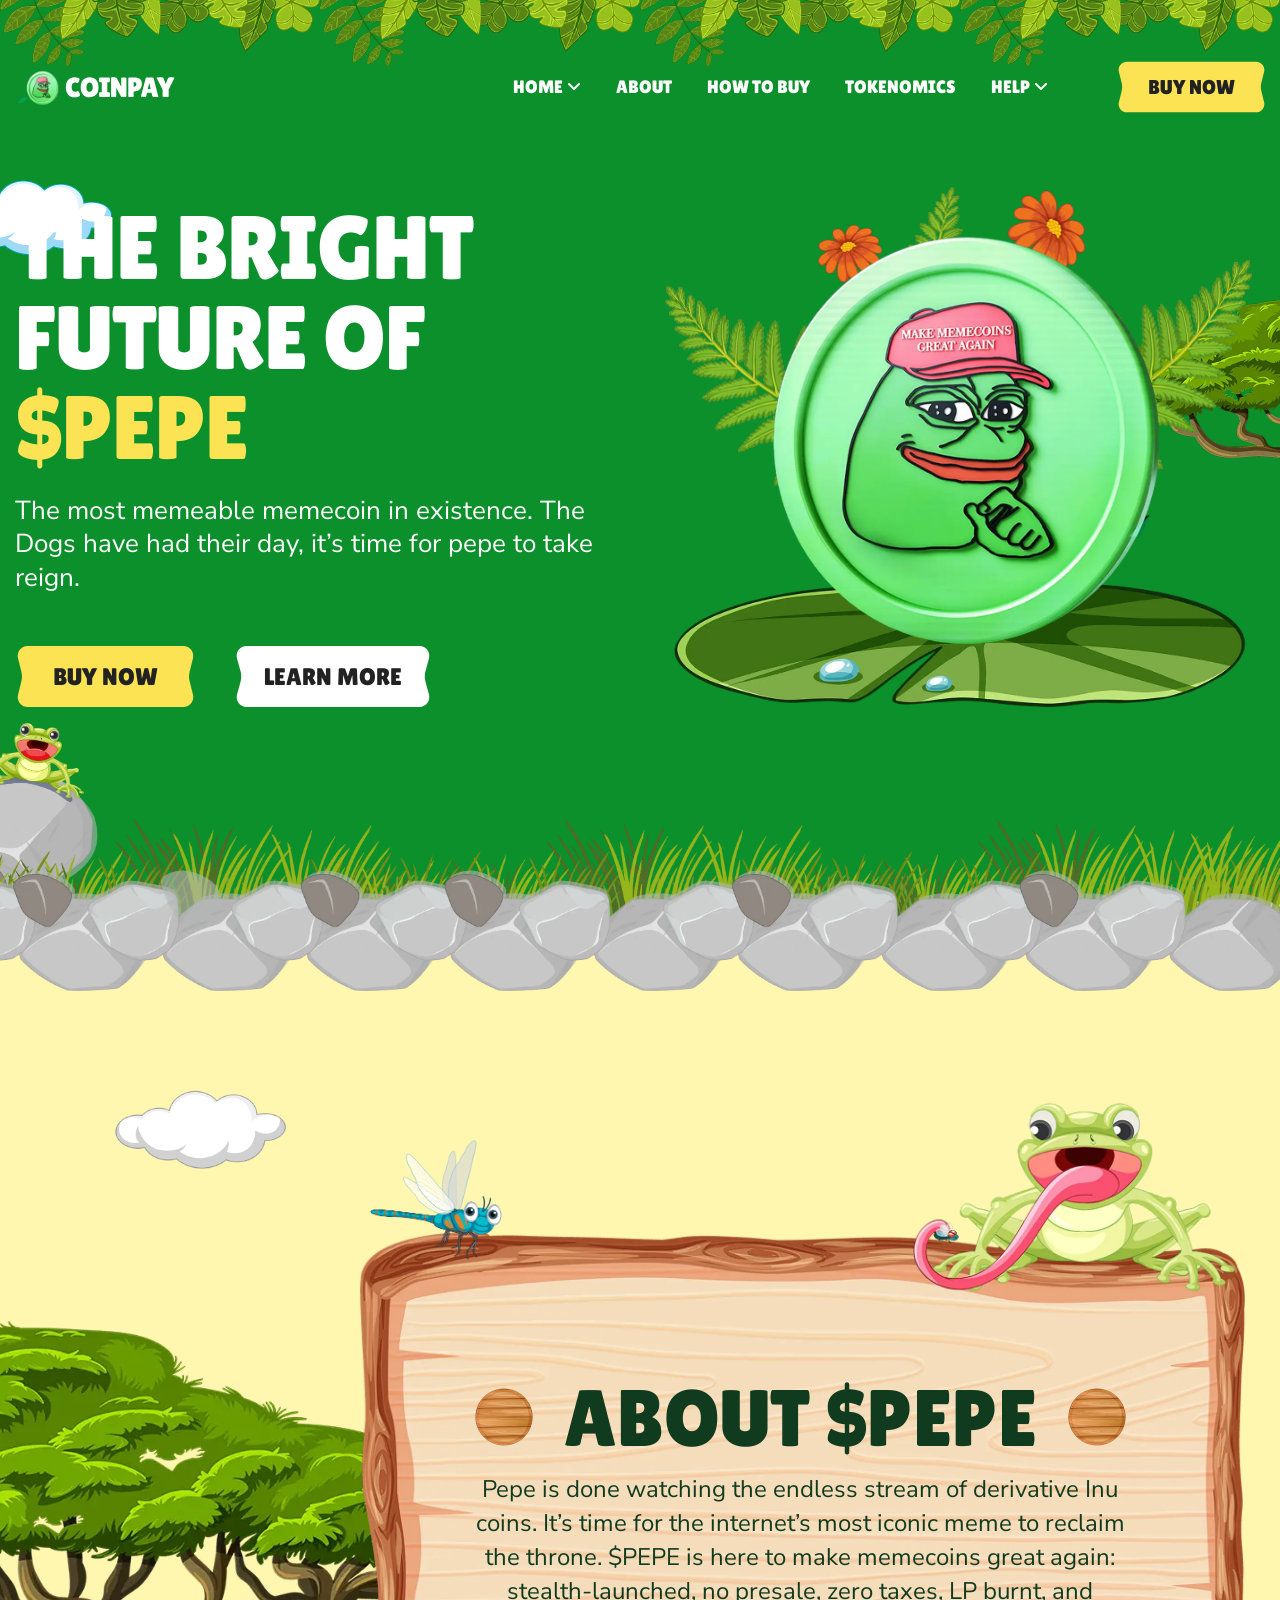
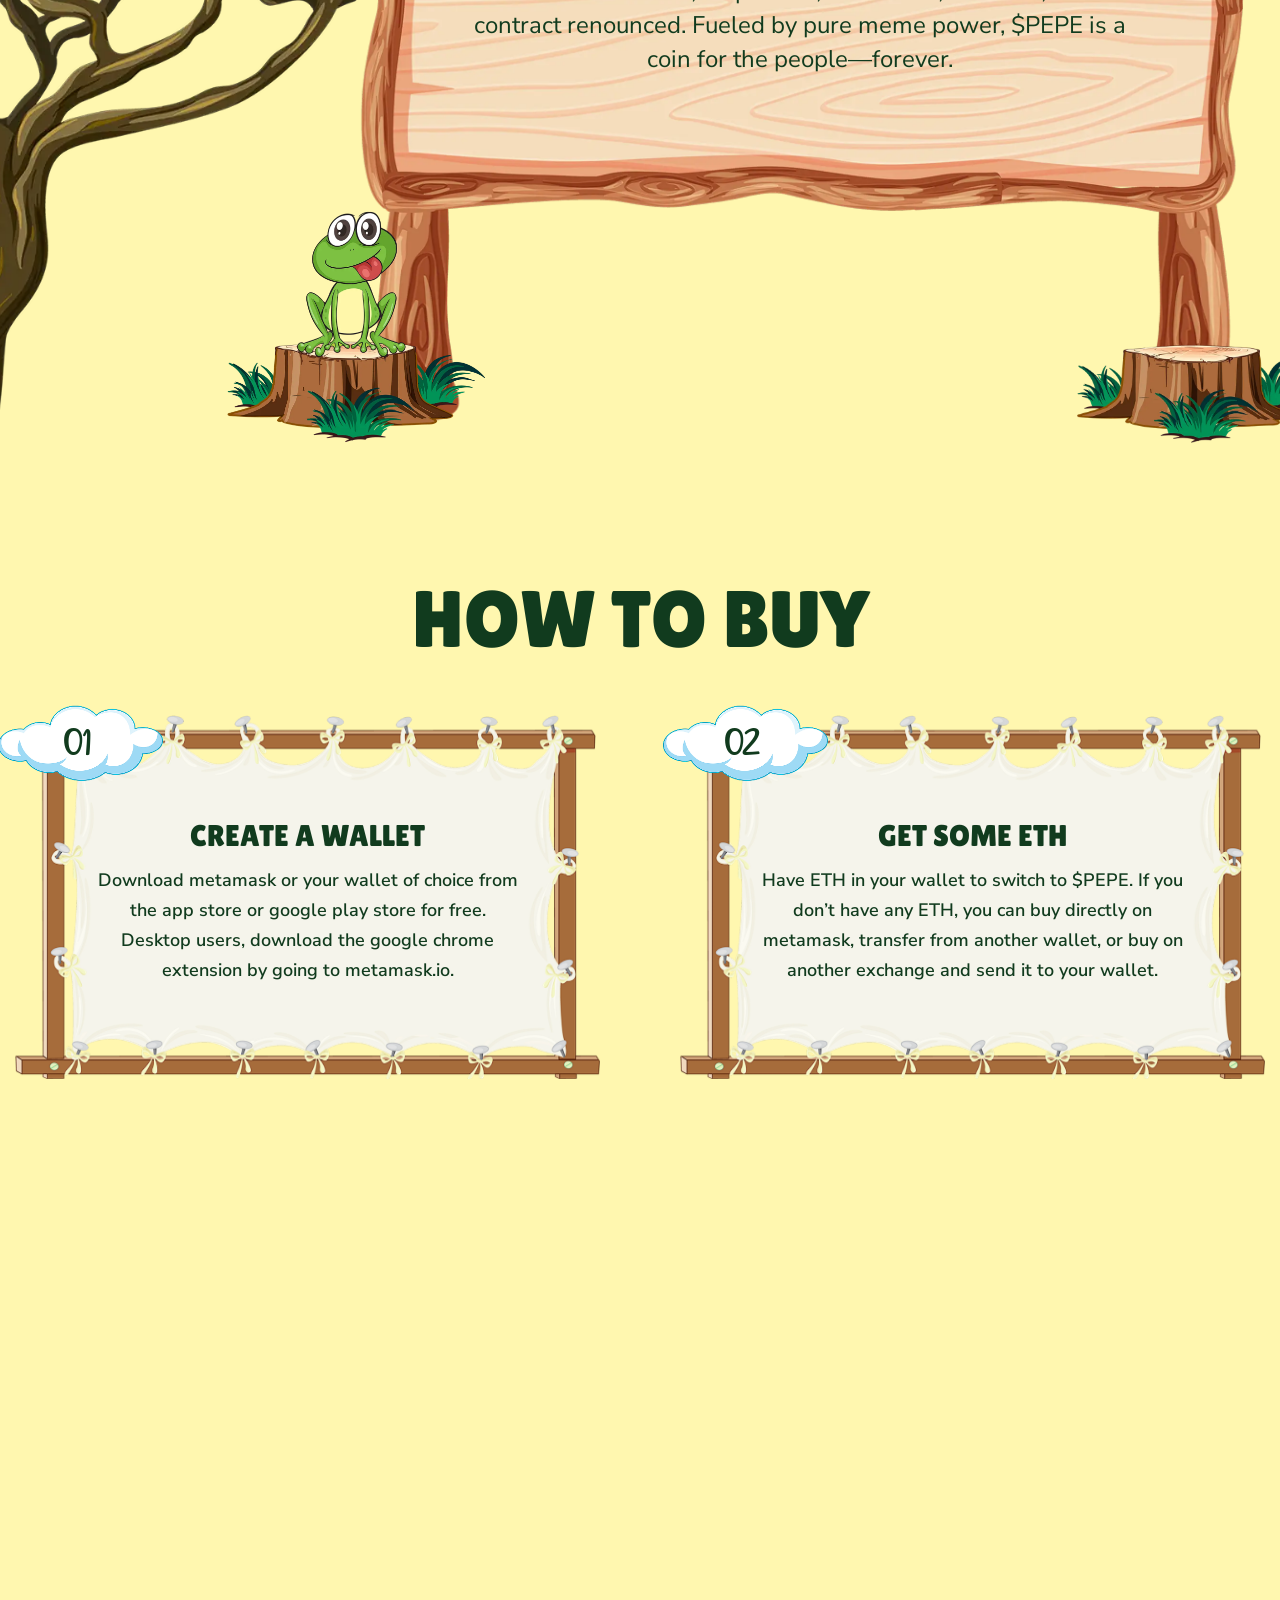
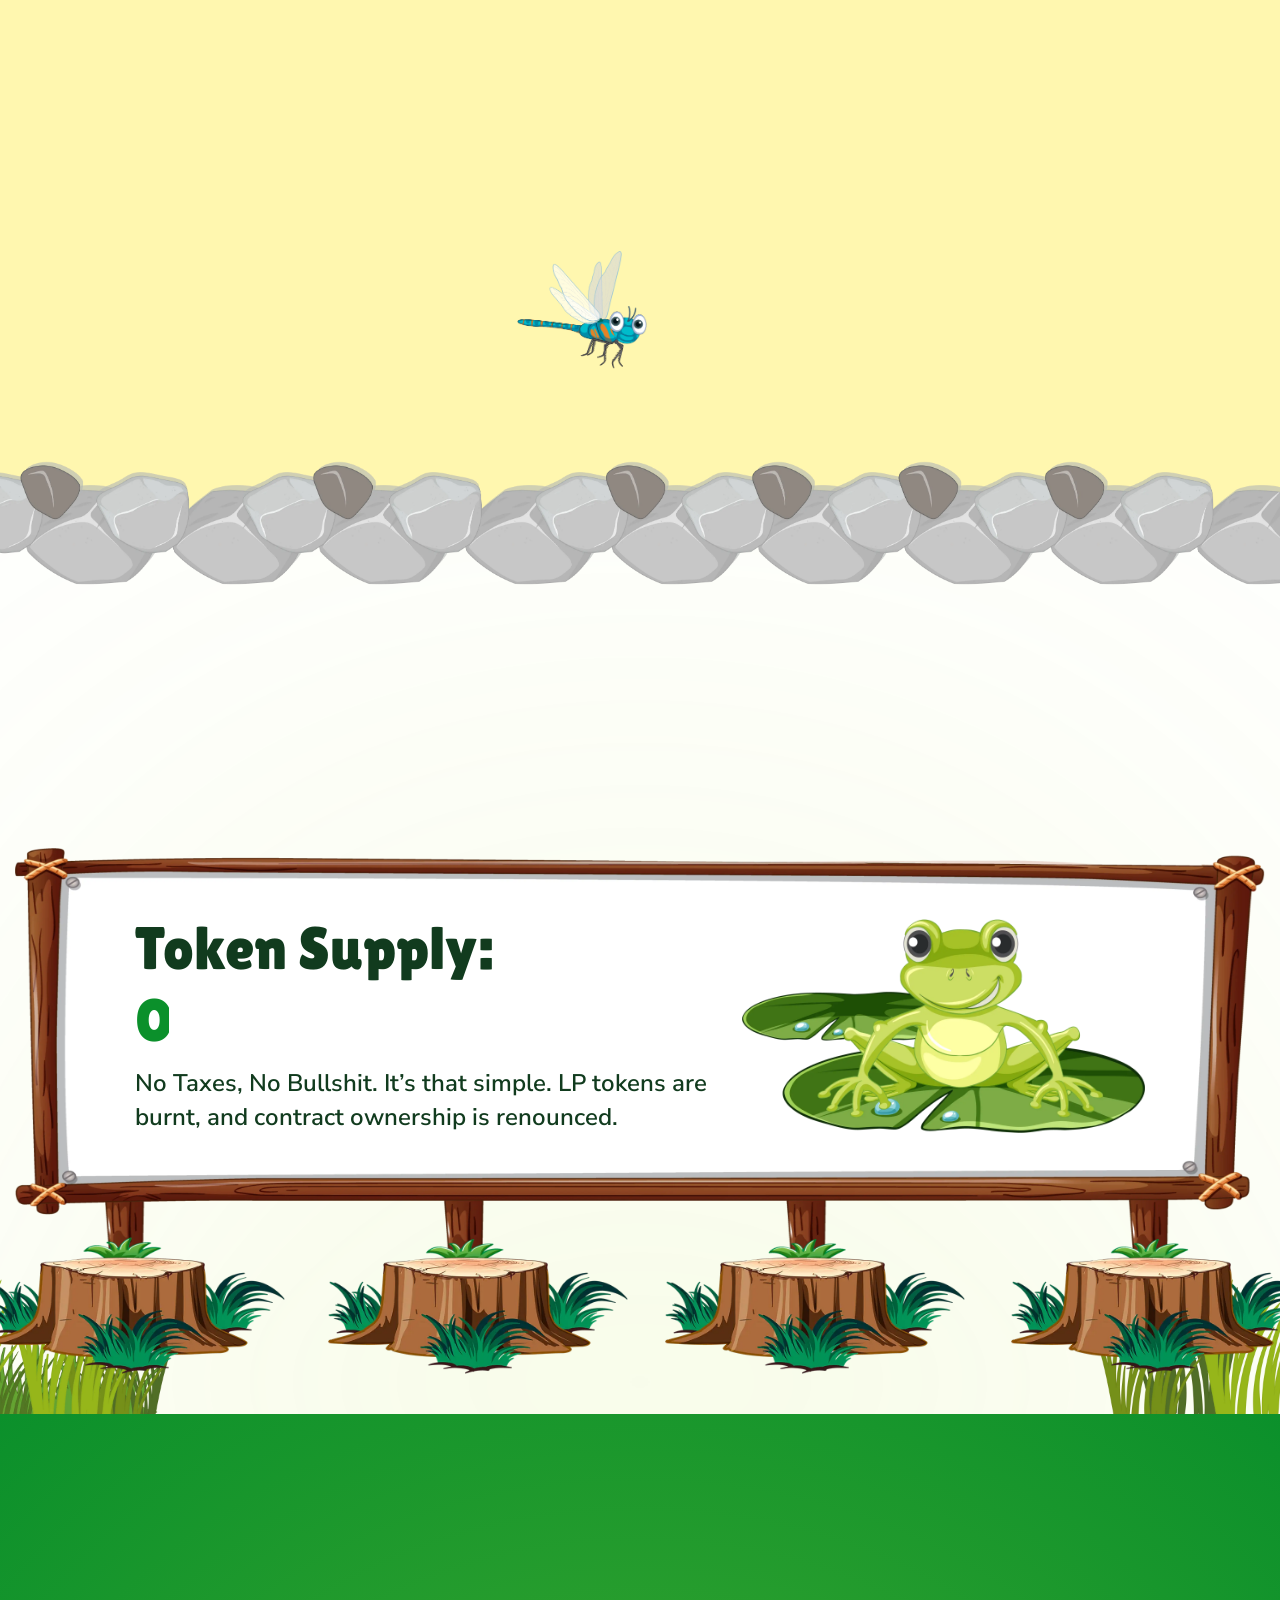
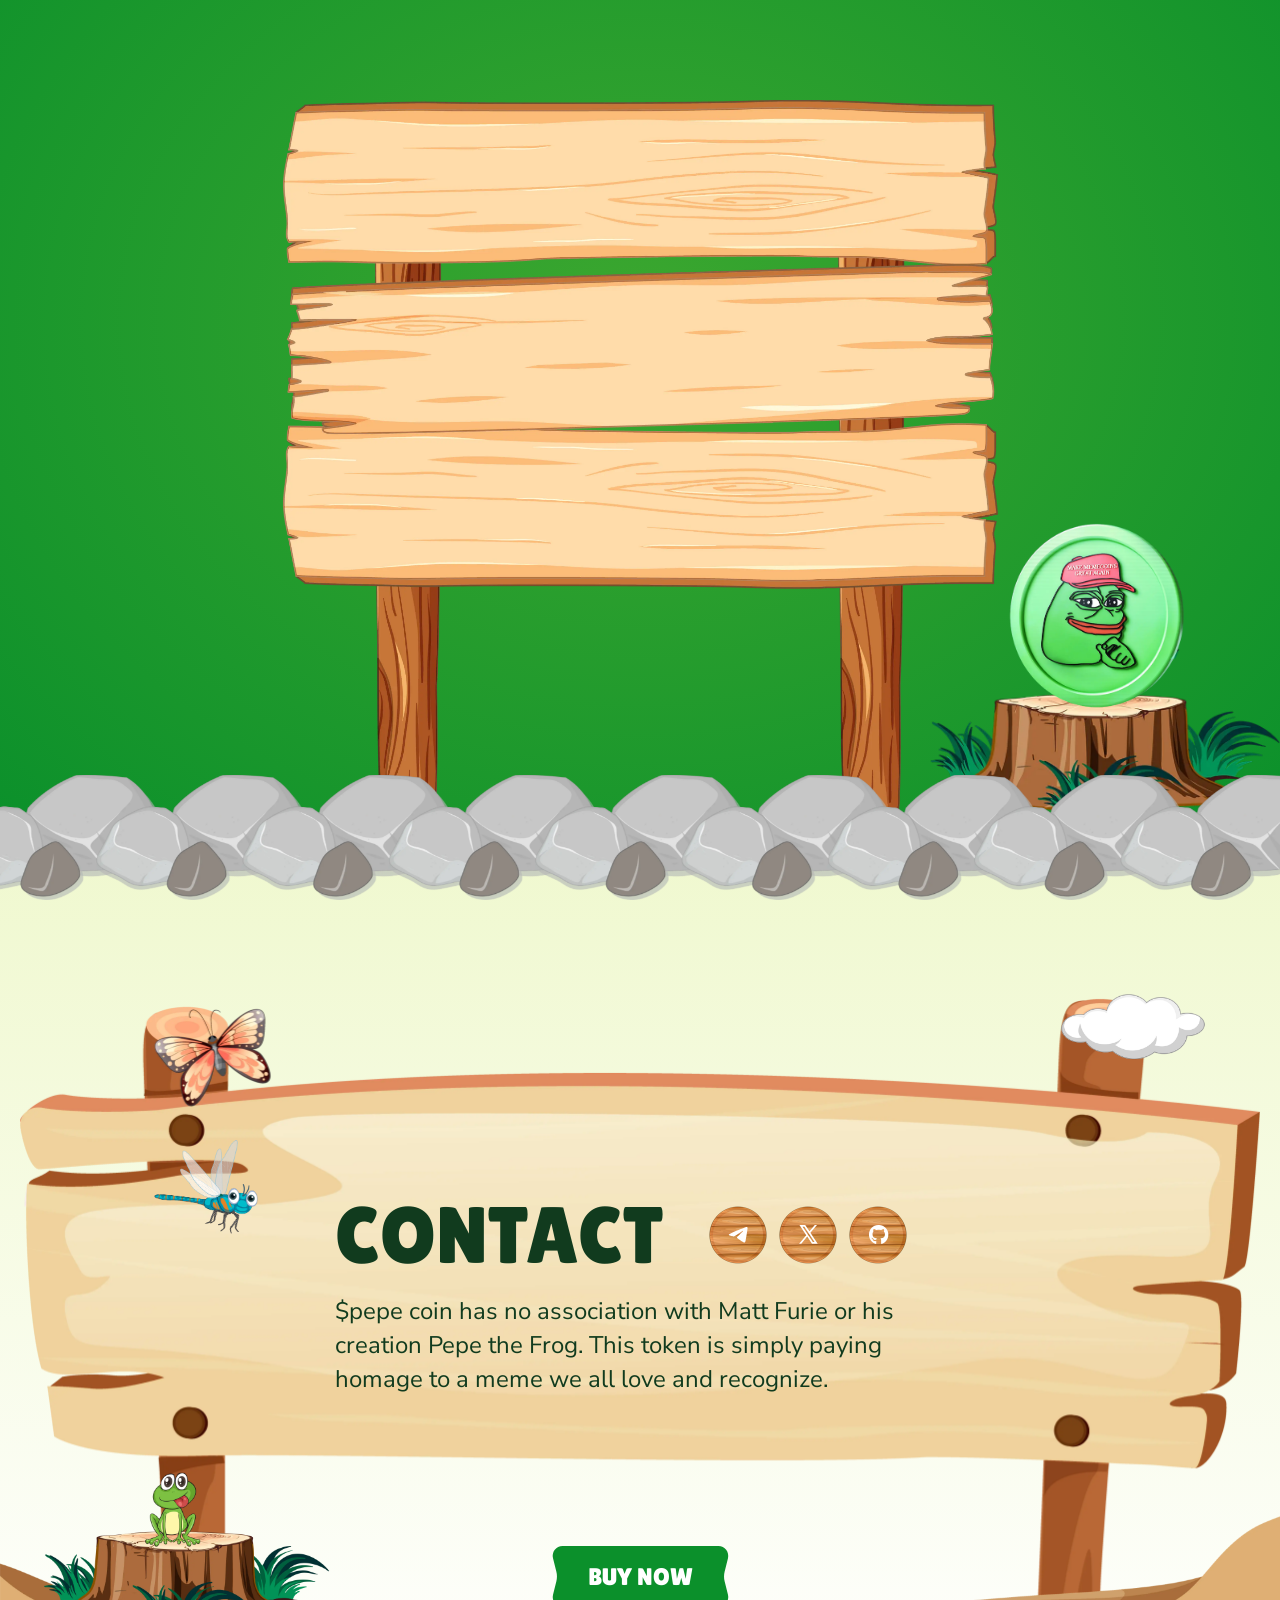
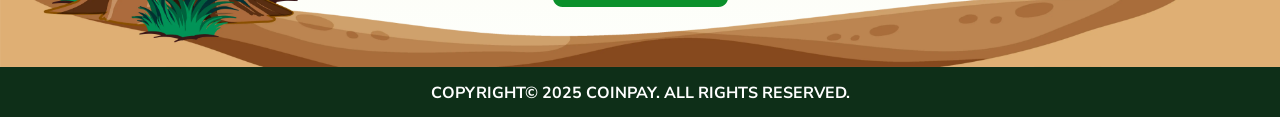
<file: index_pepecoin.html>
<!doctype html>
<html lang="en">

  <head>

    <meta charset="utf-8">
    <meta name="viewport" content="width=device-width, initial-scale=1, shrink-to-fit=no">
    <meta http-equiv="x-ua-compatible" content="ie=edge">
    <meta name="thumbnail" content="assets/images/ico_template_thumbnail.webp">
    <meta name="description" content="Coinpay - Site Template">
    <meta name="keywords" content="Crypto Currency Bootstrap Site Template">
    <meta name="author" content="xpressbuddy">

    <title>Pepecoin - Coinpay - Site Template</title>
    <link rel="shortcut icon" href="assets/images/site_logo/favicon_2.svg">

    <!-- Fraimwork - CSS Include -->
    <link rel="stylesheet" type="text/css" href="assets/css/bootstrap.min.css">

    <!-- Icon Font - CSS Include -->
    <link rel="stylesheet" type="text/css" href="assets/css/fontawesome.css">

    <!-- Animation - CSS Include -->
    <link rel="stylesheet" type="text/css" href="assets/css/cursor.css">
    <link rel="stylesheet" type="text/css" href="assets/css/animate.min.css">
    <link rel="stylesheet" type="text/css" href="assets/css/aos.css">

    <!-- Carousel - CSS Include -->
    <link rel="stylesheet" type="text/css" href="assets/css/swiper-bundle.min.css">

    <!-- Video & Image Popup - CSS Include -->
    <link rel="stylesheet" type="text/css" href="assets/css/magnific-popup.min.css">

    <!-- Counter - CSS Include -->
    <link rel="stylesheet" type="text/css" href="assets/css/odometer.min.css">

    <!-- Custom - CSS Include -->
    <link rel="stylesheet" type="text/css" href="assets/css/style.css">

  </head>


  <body class="index_pepecoin">

    <!-- Body Wrap - Start -->
    <div class="page_wrapper">

      <!-- Back To Top - Start -->
      <div class="backtotop">
        <a href="#" class="scroll">
          <i class="fa-solid fa-arrow-up"></i>
        </a>
      </div>
      <!-- Back To Top - End -->

      <!-- Preloader - Start -->
      <div id="preloader">
        <div class="line-1"></div> 
        <div class="line-2"></div> 
        <div class="line-3"></div> 
        <div class="line-4"></div> 
      </div>
      <!-- Preloader - End -->

      <!-- Site Header - Start
      ================================================== -->
      <header class="site_header header_pepecoin">
        <div class="nav_wrapper">
          <div class="container">
            <div class="row align-items-center">
              <div class="col-lg-3 col-5 d-flex align-items-center">
                <div class="site_logo">
                  <a class="site_link" href="index.html">
                    <img loading="lazy" src="assets/images/site_logo/site_logo_3.svg" alt="Pepecoin Site Logo">
                    <img loading="lazy" src="assets/images/site_logo/site_logo_4.svg" alt="Pepecoin Site Logo">
                  </a>
                </div>
              </div>
              <div class="col-lg-9 col-7 d-flex align-items-center justify-content-end">
                <nav class="main_menu navbar navbar-expand-lg">
                  <div class="main_menu_inner collapse navbar-collapse justify-content-center" id="main_menu_dropdown">
                    <ul class="main_menu_list unordered_list text-uppercase">
                      <li class="dropdown active">
                        <a class="nav-link" href="#" id="homes_submenu" role="button" data-bs-toggle="dropdown" aria-expanded="false">
                          <span class="nav_link_label" data-text="Home">Home</span>
                          <span class="nav_link_icon">
                            <i class="fa-solid fa-angle-down"></i>
                          </span>
                        </a>
                        <ul class="dropdown-menu" aria-labelledby="homes_submenu">
                          <li>
                            <a class="dropdown-item" href="index_ico.html">
                              <span class="nav_link_label">Coinpay ICO</span>
                            </a>
                          </li>
                          <li>
                            <a class="dropdown-item" href="index_memecoin.html">
                              <span class="nav_link_label">Memecoin</span>
                            </a>
                          </li>
                          <li class="active">
                            <a class="dropdown-item" href="index_pepecoin.html">
                              <span class="nav_link_label">Pepecoin</span>
                            </a>
                          </li>
                        </ul>
                      </li>
                      <li>
                        <a class="nav-link scrollspy_btn" href="#id_pepecoin_about_section">
                          <span class="nav_link_label" data-text="About">About</span>
                        </a>
                      </li>
                      <li>
                        <a class="nav-link scrollspy_btn" href="#id_pepecoin_feature_section">
                          <span class="nav_link_label" data-text="How to buy">How to buy</span>
                        </a>
                      </li>
                      <li>
                        <a class="nav-link scrollspy_btn" href="#id_pepecoin_tokenomics_section">
                          <span class="nav_link_label" data-text="Tokenomics">Tokenomics</span>
                        </a>
                      </li>
                      <li class="dropdown">
                        <a class="nav-link" href="#" id="help_submenu" role="button" data-bs-toggle="dropdown" aria-expanded="false">
                          <span class="nav_link_label" data-text="Help">Help</span>
                          <span class="nav_link_icon">
                            <i class="fa-solid fa-angle-down"></i>
                          </span>
                        </a>
                        <ul class="dropdown-menu" aria-labelledby="help_submenu">
                          <li>
                            <a class="dropdown-item scrollspy_btn" href="#id_pepecoin_roadmap_section">
                              <span class="nav_link_label">Roadmap</span>
                            </a>
                          </li>
                          <li class="dropdown">
                            <a class="dropdown-item" href="#" id="blog_submenu" role="button" data-bs-toggle="dropdown" aria-expanded="false">
                              <span class="nav_link_label" data-text="Blog">Blog</span>
                              <span class="nav_link_icon">
                                <i class="fa-solid fa-angle-right"></i>
                              </span>
                            </a>
                            <ul class="dropdown-menu" aria-labelledby="blog_submenu">
                              <li>
                                <a class="dropdown-item" href="blog.html">
                                  <span class="nav_link_label">Blogs</span>
                                </a>
                              </li>
                              <li>
                                <a class="dropdown-item" href="blog_details.html">
                                  <span class="nav_link_label">Blog Details</span>
                                </a>
                              </li>
                            </ul>
                          </li>
                          <li>
                            <a class="dropdown-item" href="contact.html">
                              <span class="nav_link_label">Help Center</span>
                            </a>
                          </li>
                          <li class="dropdown">
                            <a class="dropdown-item" href="#" id="register_submenu" role="button" data-bs-toggle="dropdown" aria-expanded="false">
                              <span class="nav_link_label" data-text="Blog">My Account</span>
                              <span class="nav_link_icon">
                                <i class="fa-solid fa-angle-right"></i>
                              </span>
                            </a>
                            <ul class="dropdown-menu" aria-labelledby="register_submenu">
                              <li>
                                <a class="dropdown-item" href="sign_in.html">
                                  <span class="nav_link_label">Sign In</span>
                                </a>
                              </li>
                              <li>
                                <a class="dropdown-item" href="sign_up.html">
                                  <span class="nav_link_label">Sign Up</span>
                                </a>
                              </li>
                            </ul>
                          </li>
                        </ul>
                      </li>
                    </ul>
                  </div>
                </nav>
                <ul class="btns_group unordered_list p-0 justify-content-end">
                  <li class="d-lg-none">
                    <button class="mobile_menu_btn text-white" type="button" data-bs-toggle="collapse" data-bs-target="#main_menu_dropdown" aria-expanded="false" aria-label="Toggle navigation">
                      <i class="far fa-bars"></i>
                    </button>
                  </li>
                  <li>
                    <a class="pepecoin_btn text-dark" href="#!">
                      <span class="btn_label">Buy Now</span>
                      <span class="btn_bg">
                        <svg viewBox="0 0 180 62" xmlns="http://www.w3.org/2000/svg">
                          <path d="M1.08526 12.4119C-0.482482 6.10381 4.29004 0 10.79 0H169.211C175.711 0 180.484 6.10384 178.916 12.4119L175.495 26.1761C174.708 29.3439 174.708 32.6561 175.495 35.8239L178.916 49.5881C180.484 55.8962 175.711 62 169.211 62H10.79C4.29004 62 -0.48248 55.8962 1.08526 49.5881L4.50607 35.8238C5.29333 32.6561 5.29333 29.3439 4.50607 26.1762L1.08526 12.4119Z" fill="#FBE354"/>
                        </svg>
                      </span>
                    </a>
                  </li>
                </ul>
              </div>
            </div>
          </div>
        </div>
      </header>
      <!-- Site Header - End
      ================================================== -->

      <!-- Main Body - Start
      ================================================== -->
      <main class="page_content">

        <!-- Hero Section - Start
        ================================================== -->
        <section class="pepecoin_hero_section section_decoration bg-primary">
          <div class="container">
            <div class="row align-items-center">
              <div class="col-lg-6">
                <h1 class="hero_title text-uppercase" data-aos="fade-up" data-aos-duration="800">
                  The Bright Future of <mark>$PEPE</mark>
                </h1>
                <p class="hero_description" data-aos="fade-up" data-aos-duration="800" data-aos-delay="100">
                  The most memeable memecoin in existence. The Dogs have had their day, it’s time for pepe to take reign.
                </p>
                <ul class="btns_group unordered_list p-0" data-aos="fade-up" data-aos-duration="800" data-aos-delay="200">
                  <li>
                    <a class="pepecoin_btn text-dark" href="#!">
                      <span class="btn_label">Buy Now</span>
                      <span class="btn_bg">
                        <svg viewBox="0 0 180 62" xmlns="http://www.w3.org/2000/svg">
                          <path d="M1.08526 12.4119C-0.482482 6.10381 4.29004 0 10.79 0H169.211C175.711 0 180.484 6.10384 178.916 12.4119L175.495 26.1761C174.708 29.3439 174.708 32.6561 175.495 35.8239L178.916 49.5881C180.484 55.8962 175.711 62 169.211 62H10.79C4.29004 62 -0.48248 55.8962 1.08526 49.5881L4.50607 35.8238C5.29333 32.6561 5.29333 29.3439 4.50607 26.1762L1.08526 12.4119Z" fill="#FBE354"/>
                        </svg>
                      </span>
                    </a>
                  </li>
                  <li>
                    <a class="pepecoin_btn text-dark" href="#!">
                      <span class="btn_label">Learn More</span>
                      <span class="btn_bg">
                        <svg viewBox="0 0 196 62" xmlns="http://www.w3.org/2000/svg">
                          <path d="M0.446196 12.6322C-1.28952 6.27057 3.49938 0 10.0936 0H185.906C192.5 0 197.289 6.27059 195.553 12.6322L191.978 25.7355C191.037 29.1822 191.037 32.8178 191.978 36.2645L195.553 49.3678C197.289 55.7294 192.5 62 185.906 62H10.0936C3.49938 62 -1.28952 55.7294 0.446193 49.3678L4.02134 36.2644C4.96171 32.8178 4.96172 29.1822 4.02134 25.7356L0.446196 12.6322Z" fill="#FFFFFF"/>
                        </svg>
                      </span>
                    </a>
                  </li>
                </ul>
              </div>
              <div class="col-lg-6">
                <div class="pepecoin_hero_image position-relative">
                  <div class="pepe_coin_image">
                    <img src="assets/images/shapes/shape_pepecoin_1.webp" alt="Pepe Coin Image">
                  </div>
                  <div class="hero_image_1">
                    <img src="assets/images/shapes/shape_leaf_3.webp" alt="leaf Image">
                  </div>
                  <div class="hero_image_2">
                    <img src="assets/images/shapes/shape_leaf_2.webp" alt="leaf Image">
                  </div>
                </div>
              </div>
            </div>
          </div>
          <div class="decoration_item shape_leaf_top">
            <img src="assets/images/shapes/shape_leaf_1.webp" alt="Leaf">
          </div>
          <div class="decoration_item shape_leaf_bottom">
            <img src="assets/images/shapes/shape_leaf_4.webp" alt="Leaf">
          </div>
          <div class="decoration_item shape_cloud">
            <img src="assets/images/shapes/shape_cloud_1.png" alt="Cloud">
          </div>
          <div class="decoration_item shape_tree">
            <img src="assets/images/shapes/shape_tree_1.webp" alt="Tree">
          </div>
        </section>
        <!-- Hero Section - End
        ================================================== -->

        <!-- About Section - Start
        ================================================== -->
        <section id="id_pepecoin_about_section" class="pepecoin_about_section section_space pb-0 section_decoration mt-lg-5">
          <div class="container">
            <div class="row justify-content-end">
              <div class="col-lg-9">
                <div class="pepecoin_about_content position-relative text-center">
                  <div class="pepecoin_heading_block">
                    <h2 class="heading_text text-uppercase" data-aos="fade-up" data-aos-duration="800">
                      <span class="shape_dot">
                        <img src="assets/images/shapes/shape_dot.png" alt="Dot">
                      </span>
                      About $Pepe
                      <span class="shape_dot">
                        <img src="assets/images/shapes/shape_dot.png" alt="Dot">
                      </span>
                    </h2>
                    <p class="heading_description mb-0" data-aos="fade-up" data-aos-duration="800" data-aos-delay="100">
                      Pepe is done watching the endless stream of derivative Inu coins. It’s time for the internet’s most iconic meme to reclaim the throne. $PEPE is here to make memecoins great again: stealth-launched, no presale, zero taxes, LP burnt, and contract renounced. Fueled by pure meme power, $PEPE is a coin for the people—forever.
                    </p>
                  </div>
                  <div class="shape_board_image">
                    <img src="assets/images/shapes/shape_sign_board.webp" alt="Board Image">
                  </div>
                  <div class="shape_dragonfly" data-aos="fade-right" data-aos-duration="800" data-aos-delay="100">
                    <img src="assets/images/shapes/shape_dragonfly.png" alt="Dragonfly">
                  </div>
                  <div class="shape_wood_1">
                    <img src="assets/images/shapes/shape_cartoon_9.webp" alt="Tree Wood">
                  </div>
                  <div class="shape_wood_2">
                    <img src="assets/images/shapes/shape_cartoon_10.webp" alt="Tree Wood">
                  </div>
                </div>
              </div>
            </div>
          </div>
          <div class="decoration_item shape_tree">
            <img src="assets/images/shapes/shape_tree_1.webp" alt="Tree">
          </div>
          <div class="decoration_item shape_cloud">
            <img src="assets/images/shapes/shape_cloud_2.png" alt="Cloud">
          </div>
        </section>
        <!-- About Section - End
        ================================================== -->

        <!-- Feature Section - Start
        ================================================== -->
        <section id="id_pepecoin_feature_section" class="pepecoin_feature_section section_space pb-0 z-2 section_decoration">
          <div class="container">
            <div class="pepecoin_heading_block text-center" data-aos="fade-up" data-aos-duration="800">
              <h2 class="heading_text text-uppercase mb-0">
                How To Buy
              </h2>
            </div>

            <div class="row">
              <div class="col-lg-6" data-aos="fade-up" data-aos-duration="800" data-aos-delay="100">
                <div class="pepecoin_feature_block" style="background-image: url('assets/images/shapes/pepecoin_feature_bg_image_1.webp');">
                  <div class="feature_serial_number" style="background-image: url('assets/images/shapes/shape_cloud_1.png');">
                    01
                  </div>
                  <div class="feature_info">
                    <h3 class="feature_title text-uppercase">Create a Wallet</h3>
                    <p class="mb-0">
                      Download metamask or your wallet of choice from the app store or google play store for free. Desktop users, download the google chrome extension by going to metamask.io.
                    </p>
                  </div>
                </div>
              </div>
              <div class="col-lg-6" data-aos="fade-up" data-aos-duration="800" data-aos-delay="200">
                <div class="pepecoin_feature_block" style="background-image: url('assets/images/shapes/pepecoin_feature_bg_image_1.webp');">
                  <div class="feature_serial_number" style="background-image: url('assets/images/shapes/shape_cloud_1.png');">
                    02
                  </div>
                  <div class="feature_info">
                    <h3 class="feature_title text-uppercase">Get Some ETH</h3>
                    <p class="mb-0">
                      Have ETH in your wallet to switch to $PEPE. If you don’t have any ETH, you can buy directly on metamask, transfer from another wallet, or buy on another exchange and send it to your wallet.
                    </p>
                  </div>
                </div>
              </div>
              <div class="col-lg-6" data-aos="fade-up" data-aos-duration="800" data-aos-delay="300">
                <div class="pepecoin_feature_block" style="background-image: url('assets/images/shapes/pepecoin_feature_bg_image_1.webp');">
                  <div class="feature_serial_number" style="background-image: url('assets/images/shapes/shape_cloud_1.png');">
                    03
                  </div>
                  <div class="feature_info">
                    <h3 class="feature_title text-uppercase">Go to Uniswap</h3>
                    <p class="mb-0">
                      Go to app.uniswap.org on Chrome or your Metamask browser. Connect your wallet, paste the $PEPE token address, select Pepe, and confirm. Sign the wallet prompt in Metamask to complete.
                    </p>
                  </div>
                </div>
              </div>
              <div class="col-lg-6" data-aos="fade-up" data-aos-duration="800" data-aos-delay="400">
                <div class="pepecoin_feature_block" style="background-image: url('assets/images/shapes/pepecoin_feature_bg_image_1.webp');">
                  <div class="feature_serial_number" style="background-image: url('assets/images/shapes/shape_cloud_1.png');">
                    04
                  </div>
                  <div class="feature_info">
                    <h3 class="feature_title text-uppercase">Switch ETH for $PEPE</h3>
                    <p class="mb-0">
                      Switch ETH for $PEPE. We have ZERO taxes so you don’t need to worry about buying with a specific slippage, although you may need to use slippage during times of market volatility.
                    </p>
                  </div>
                </div>
              </div>
            </div>

            <div class="btns_group pb-0 mt-4 justify-content-center" data-aos="fade-up" data-aos-duration="800" data-aos-delay="500">
              <a class="pepecoin_btn text-white" href="#!">
                <span class="btn_label">Buy Now</span>
                <span class="btn_bg">
                  <svg viewBox="0 0 180 62" xmlns="http://www.w3.org/2000/svg">
                    <path d="M1.08526 12.4119C-0.482482 6.10381 4.29004 0 10.79 0H169.211C175.711 0 180.484 6.10384 178.916 12.4119L175.495 26.1761C174.708 29.3439 174.708 32.6561 175.495 35.8239L178.916 49.5881C180.484 55.8962 175.711 62 169.211 62H10.79C4.29004 62 -0.48248 55.8962 1.08526 49.5881L4.50607 35.8238C5.29333 32.6561 5.29333 29.3439 4.50607 26.1762L1.08526 12.4119Z" fill="#0B902B"></path>
                  </svg>
                </span>
              </a>
            </div>
          </div>
          <div class="shape_tree text-end" data-aos="fade-left" data-aos-duration="800" data-aos-delay="100">
            <img src="assets/images/shapes/shape_tree_1.webp" alt="Tree">
          </div>
          <div class="decoration_item shape_stone">
            <img src="assets/images/shapes/shape_stone_1.webp" alt="Stone">
          </div>
          <div class="decoration_item shape_dragonfly">
            <img src="assets/images/shapes/shape_dragonfly.png" alt="Dragonfly">
          </div>
          <div class="decoration_item shape_frog" data-aos="fade-right" data-aos-duration="800" data-aos-delay="100">
            <img src="assets/images/shapes/shape_cartoon_11.webp" alt="Frog">
          </div>
        </section>
        <!-- Feature Section - End
        ================================================== -->

        <!-- Tokenomics Section - Start
        ================================================== -->
        <section id="id_pepecoin_tokenomics_section" class="pepecoin_tokenomics_section section_space section_decoration bg-white overflow-hidden">
          <div class="container">
            <div class="pepecoin_heading_block text-center mt-lg-5" data-aos="fade-up" data-aos-duration="800">
              <h2 class="heading_text text-uppercase mb-0">
                Tokenomics
              </h2>
            </div>

            <div class="pepecoin_token_supply" style="background-image: url('assets/images/shapes/shape_sign_board_2.webp');">
              <div class="row align-items-center">
                <div class="col-lg-7">
                  <h3 class="heading_text">
                    Token Supply:
                  </h3>
                  <div class="token_supply_value">
                    <span class="odometer text-primary" data-count="420690000000000">0</span>
                  </div>
                  <p class="mb-0">
                    No Taxes, No Bullshit. It’s that simple. LP tokens are burnt, and contract ownership is renounced.
                  </p>
                </div>
                <div class="col-lg-5">
                  <div class="image_block">
                    <img src="assets/images/shapes/shape_cartoon_12.webp" alt="Frog Image">
                  </div>
                </div>
              </div>
              <div class="shape_tree_wood_1">
                <img src="assets/images/shapes/shape_cartoon_9.webp" alt="Tree Wood">
              </div>
              <div class="shape_tree_wood_2">
                <img src="assets/images/shapes/shape_cartoon_9.webp" alt="Tree Wood">
              </div>
              <div class="shape_tree_wood_3">
                <img src="assets/images/shapes/shape_cartoon_9.webp" alt="Tree Wood">
              </div>
              <div class="shape_tree_wood_4">
                <img src="assets/images/shapes/shape_cartoon_9.webp" alt="Tree Wood">
              </div>
            </div>
          </div>
          <div class="decoration_item shape_shadow">
            <img src="assets/images/shapes/shape_circle_9.svg" alt="Shadow">
          </div>
          <div class="decoration_item shape_grash">
            <img src="assets/images/shapes/shape_grash_1.webp" alt="Grash">
          </div>
        </section>
        <!-- Tokenomics Section - End
        ================================================== -->

        <!-- Pepecoin Roadmap Section - Start
        ================================================== -->
        <section id="id_pepecoin_roadmap_section" class="pepecoin_roadmap_section section_space pb-0 section_decoration">
          <div class="container">
            <div class="pepecoin_heading_block text-center" data-aos="fade-up" data-aos-duration="800">
              <h2 class="heading_text text-uppercase mb-0 text-white">
                Roadmap
              </h2>
            </div>

            <div class="row justify-content-center">
              <div class="col-lg-7 position-relative">
                <ul class="pepecoin_roadmap_list unordered_list_block text-center text-uppercase">
                  <li data-aos="fade-right" data-aos-duration="800" data-aos-delay="100">Phase 1: Meme</li>
                  <li data-aos="fade-left" data-aos-duration="800" data-aos-delay="200">Phase 2: Vibe and HODL</li>
                  <li data-aos="fade-right" data-aos-duration="800" data-aos-delay="300">Phase 3: Meme Takeover</li>
                </ul>
                <div class="pepecoin_roadmap_image">
                  <img src="assets/images/shapes/shape_sign_board_3.webp" alt="Board">
                </div>
              </div>
            </div>
          </div>
          <div class="decoration_item shape_tree" data-aos="fade-right" data-aos-duration="800" data-aos-delay="200">
            <img src="assets/images/shapes/shape_tree_1.webp" alt="Tree">
          </div>
          <div class="decoration_item shape_stone">
            <img src="assets/images/shapes/shape_stone_2.webp" alt="Stone">
          </div>
          <div class="decoration_item shape_cartoon_1" data-aos="fade-right" data-aos-duration="800">
            <img src="assets/images/shapes/shape_cartoon_13.webp" alt="Stone">
          </div>
          <div class="decoration_item shape_tree_wood">
            <img src="assets/images/shapes/shape_cartoon_9.webp" alt="Tree Wood">
          </div>
          <div class="decoration_item pepe_coin_image">
            <img src="assets/images/shapes/shape_pepecoin_1.webp" alt="Pepe Coin Image">
          </div>
        </section>
        <!-- Pepecoin Roadmap Section - End
        ================================================== -->

      </main>
      <!-- Main Body - End
      ================================================== -->

      <!-- Site Footer - Start
      ================================================== -->
      <footer class="pepecoin_site_footer">
        <div class="container position-relative z-2">
          <div class="row justify-content-center">
            <div class="col-lg-6">
              <div class="pepecoin_heading_block">
                <div class="row align-items-center mb-1">
                  <div class="col-lg-7">
                    <h2 class="heading_text text-uppercase mb-0">
                      Contact
                    </h2>
                  </div>
                  <div class="col-lg-5">
                    <ul class="social_block style_3 unordered_list">
                      <li>
                        <a href="#!" style="background-image: url('assets/images/shapes/shape_dot.png');">
                          <svg viewBox="0 0 20 16" xmlns="http://www.w3.org/2000/svg">
                            <path d="M12.1817 2.34636C10.5036 3.04236 7.14877 4.48456 2.11879 6.67146C1.30201 6.99576 0.873436 7.31296 0.834656 7.62286C0.768491 8.14806 1.42705 8.35476 2.32148 8.63456C2.44372 8.67336 2.57025 8.71206 2.69969 8.75516C3.58123 9.04066 4.76611 9.37506 5.38149 9.38796C5.9409 9.39946 6.56497 9.16986 7.25381 8.69916C11.9531 5.53206 14.379 3.93206 14.5314 3.89756C14.6393 3.87316 14.7888 3.84166 14.8894 3.93206C14.9901 4.02106 14.9801 4.19036 14.97 4.23626C14.9038 4.51326 12.3241 6.90826 10.9868 8.14806C10.5698 8.53416 10.2749 8.80826 10.2146 8.87136C10.0794 9.01056 9.94141 9.14396 9.80908 9.27176C8.98941 10.0581 8.37683 10.6494 9.84356 11.6137C10.5482 12.0772 11.1119 12.4604 11.6741 12.8421C12.2882 13.2597 12.9008 13.6758 13.6945 14.1953C13.8959 14.3273 14.0886 14.4636 14.2769 14.5971C14.9916 15.1065 15.6343 15.5628 16.4281 15.4911C16.8883 15.448 17.3656 15.0161 17.6072 13.726C18.1781 10.6752 19.3026 4.06836 19.5629 1.34476C19.5788 1.11856 19.5691 0.891358 19.5341 0.667358C19.5132 0.486458 19.425 0.320058 19.2868 0.201058C19.0812 0.0331581 18.7619 -0.002742 18.6182 0.000158001C17.9696 0.011558 16.9746 0.357458 12.1817 2.34636Z"></path>
                          </svg>
                        </a>
                      </li>
                      <li>
                        <a href="#!" style="background-image: url('assets/images/shapes/shape_dot.png');">
                          <svg viewBox="0 0 15 14" xmlns="http://www.w3.org/2000/svg">
                            <path d="M14.7876 14L9.31558 5.8405L9.32498 5.8482L14.2588 0H12.6101L8.59076 4.76L5.39902 0H1.07488L6.18362 7.6179L0.794922 14H2.44366L6.91214 8.7042L10.4635 14H14.7876ZM4.74576 1.2727L12.4234 12.7273H11.1168L3.43295 1.2727H4.74576Z"></path>
                          </svg>
                        </a>
                      </li>
                      <li>
                        <a href="#!" style="background-image: url('assets/images/shapes/shape_dot.png');">
                          <i class="fa-brands fa-github"></i>
                        </a>
                      </li>
                    </ul>
                  </div>
                </div>
                <p class="heading_description mb-0">
                  $pepe coin has no association with Matt Furie or his creation Pepe the Frog. This token is simply paying homage to a meme we all love and recognize.
                </p>
              </div>
              <div class="btns_group p-0 justify-content-center position-relative z-2">
                <a class="pepecoin_btn text-white" href="#!">
                  <span class="btn_label">Buy Now</span>
                  <span class="btn_bg">
                    <svg viewBox="0 0 180 62" xmlns="http://www.w3.org/2000/svg">
                      <path d="M1.08526 12.4119C-0.482482 6.10381 4.29004 0 10.79 0H169.211C175.711 0 180.484 6.10384 178.916 12.4119L175.495 26.1761C174.708 29.3439 174.708 32.6561 175.495 35.8239L178.916 49.5881C180.484 55.8962 175.711 62 169.211 62H10.79C4.29004 62 -0.48248 55.8962 1.08526 49.5881L4.50607 35.8238C5.29333 32.6561 5.29333 29.3439 4.50607 26.1762L1.08526 12.4119Z" fill="#0B902B"></path>
                    </svg>
                  </span>
                </a>
              </div>
            </div>
          </div>
        </div>
        <div class="shape_sign_board">
          <img src="assets/images/shapes/shape_sign_board_4.webp" alt="Sign Board">
        </div>
        <div class="shape_ground">
          <img src="assets/images/shapes/shape_send_ground.webp" alt="Ground Shape">
        </div>
        <div class="shape_dragonfly">
          <img src="assets/images/shapes/shape_dragonfly.png" alt="Dragonfly">
        </div>
        <div class="shape_tree" data-aos="fade-left" data-aos-duration="800" data-aos-delay="100">
          <img src="assets/images/shapes/shape_tree_1.webp" alt="Tree">
        </div>
        <div class="shape_cloud">
          <img src="assets/images/shapes/shape_cloud_2.png" alt="Cloud">
        </div>
        <div class="footer_bottom text-center">
          <p class="copyright_text m-0 text-uppercase text-white">
            Copyright© 2025 Coinpay. All rights reserved.
          </p>
        </div>
      </footer>
      <!-- Site Footer - End
      ================================================== -->

    </div>
    <!-- Body Wrap - End -->

    <!-- Fraimwork - Jquery Include -->
    <script src="assets/js/jquery.min.js"></script>
    <script src="assets/js/popper.min.js"></script>
    <script src="assets/js/bootstrap.min.js"></script>
    <script src="assets/js/bootstrap-dropdown-ml-hack.min.js"></script>

    <!-- Animation - jquery include -->
    <script src="assets/js/cursor.js"></script>
    <script src="assets/js/gsap.js"></script>
    <script src="assets/js/gsap-scroll-trigger.js"></script>
    <script src="assets/js/gsap-split-text.js"></script>
    <script src="assets/js/smooth-scroll.js"></script>
    <script src="assets/js/aos.js"></script>

    <!-- Countdown Timer - jquery include -->
    <script src="assets/js/countdown.js"></script>

    <!-- Carousel - Jquery Include -->
    <script src="assets/js/swiper-bundle.min.js"></script>

    <!-- Video & Image Popup - Jquery Include -->
    <script src="assets/js/magnific-popup.min.js"></script>
    
    <!-- Counter - Jquery Include -->
    <script src="assets/js/appear.min.js"></script>
    <script src="assets/js/odometer.min.js"></script>

    <!-- Custom - Jquery Include -->
    <script src="assets/js/main.js"></script>

  </body>
</html>
</file>
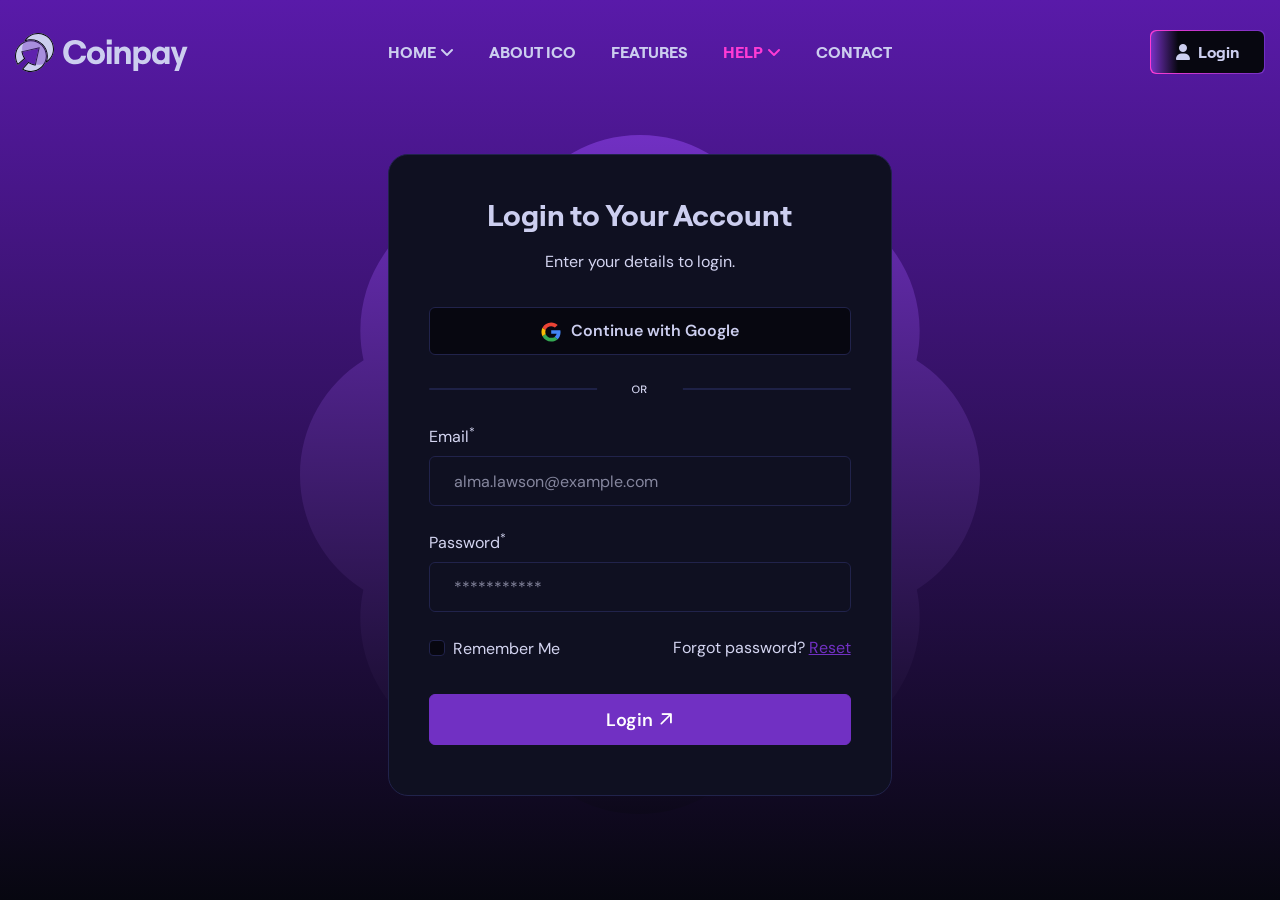
<file: sign_in.html>
<!doctype html>
<html lang="en">

  <head>

    <meta charset="utf-8">
    <meta name="viewport" content="width=device-width, initial-scale=1, shrink-to-fit=no">
    <meta http-equiv="x-ua-compatible" content="ie=edge">
    <meta name="thumbnail" content="assets/images/ico_template_thumbnail.webp">
    <meta name="description" content="Coinpay - Site Template">
    <meta name="keywords" content="Crypto Currency Bootstrap Site Template">
    <meta name="author" content="xpressbuddy">

    <title>Login - Coinpay - Site Template</title>
    <link rel="shortcut icon" href="assets/images/site_logo/favicon_1.svg">

    <!-- Fraimwork - CSS Include -->
    <link rel="stylesheet" type="text/css" href="assets/css/bootstrap.min.css">

    <!-- Icon Font - CSS Include -->
    <link rel="stylesheet" type="text/css" href="assets/css/fontawesome.css">

    <!-- Animation - CSS Include -->
    <link rel="stylesheet" type="text/css" href="assets/css/cursor.css">
    <link rel="stylesheet" type="text/css" href="assets/css/animate.min.css">
    <link rel="stylesheet" type="text/css" href="assets/css/aos.css">

    <!-- Carousel - CSS Include -->
    <link rel="stylesheet" type="text/css" href="assets/css/swiper-bundle.min.css">

    <!-- Video & Image Popup - CSS Include -->
    <link rel="stylesheet" type="text/css" href="assets/css/magnific-popup.min.css">

    <!-- Counter - CSS Include -->
    <link rel="stylesheet" type="text/css" href="assets/css/odometer.min.css">

    <!-- Custom - CSS Include -->
    <link rel="stylesheet" type="text/css" href="assets/css/style.css">

  </head>


  <body class="index_ico">

    <!-- Body Wrap - Start -->
    <div class="page_wrapper">

      <!-- Preloader - Start -->
      <div id="preloader">
        <div class="line-1"></div> 
        <div class="line-2"></div> 
        <div class="line-3"></div> 
        <div class="line-4"></div> 
      </div>
      <!-- Preloader - End -->

      <!-- Site Header - Start
      ================================================== -->
      <header class="site_header">
        <div class="nav_wrapper">
          <div class="container">
            <div class="row align-items-center">
              <div class="col-lg-3 col-5 d-flex align-items-center">
                <div class="site_logo">
                  <a class="site_link" href="index.html">
                    <img loading="lazy" src="assets/images/site_logo/site_logo_1.svg" alt="ICO Site Logo">
                  </a>
                </div>
              </div>
              <div class="col-lg-6 col-2">
                <nav class="main_menu navbar navbar-expand-lg">
                  <div class="main_menu_inner collapse navbar-collapse justify-content-center" id="main_menu_dropdown">
                    <ul class="main_menu_list unordered_list text-uppercase">
                      <li class="dropdown">
                        <a class="nav-link" href="#" id="homes_submenu" role="button" data-bs-toggle="dropdown" aria-expanded="false">
                          <span class="nav_link_label" data-text="Home">Home</span>
                          <span class="nav_link_icon">
                            <i class="fa-solid fa-angle-down"></i>
                          </span>
                        </a>
                        <ul class="dropdown-menu" aria-labelledby="homes_submenu">
                          <li>
                            <a class="dropdown-item" href="index_ico.html">
                              <span class="nav_link_label">Coinpay ICO</span>
                            </a>
                          </li>
                          <li>
                            <a class="dropdown-item" href="index_memecoin.html">
                              <span class="nav_link_label">Memecoin</span>
                            </a>
                          </li>
                          <li>
                            <a class="dropdown-item" href="index_pepecoin.html">
                              <span class="nav_link_label">Pepecoin</span>
                            </a>
                          </li>
                        </ul>
                      </li>
                      <li>
                        <a class="nav-link scrollspy_btn" href="#id_ico_about_section">
                          <span class="nav_link_label" data-text="About ICO">About ICO</span>
                        </a>
                      </li>
                      <li>
                        <a class="nav-link scrollspy_btn" href="#id_ico_service_section">
                          <span class="nav_link_label" data-text="Features">Features</span>
                        </a>
                      </li>
                      <li class="dropdown active">
                        <a class="nav-link" href="#" id="help_submenu" role="button" data-bs-toggle="dropdown" aria-expanded="false">
                          <span class="nav_link_label" data-text="Help">Help</span>
                          <span class="nav_link_icon">
                            <i class="fa-solid fa-angle-down"></i>
                          </span>
                        </a>
                        <ul class="dropdown-menu" aria-labelledby="help_submenu">
                          <li>
                            <a class="dropdown-item scrollspy_btn" href="#id_ico_roadmap_section">
                              <span class="nav_link_label">Roadmap</span>
                            </a>
                          </li>
                          <li class="dropdown">
                            <a class="dropdown-item" href="#" id="blog_submenu" role="button" data-bs-toggle="dropdown" aria-expanded="false">
                              <span class="nav_link_label" data-text="Blog">Blog</span>
                              <span class="nav_link_icon">
                                <i class="fa-solid fa-angle-right"></i>
                              </span>
                            </a>
                            <ul class="dropdown-menu" aria-labelledby="blog_submenu">
                              <li>
                                <a class="dropdown-item" href="blog.html">
                                  <span class="nav_link_label">Blogs</span>
                                </a>
                              </li>
                              <li>
                                <a class="dropdown-item" href="blog_details.html">
                                  <span class="nav_link_label">Blog Details</span>
                                </a>
                              </li>
                            </ul>
                          </li>
                          <li>
                            <a class="dropdown-item" href="contact.html">
                              <span class="nav_link_label">Help Center</span>
                            </a>
                          </li>
                          <li class="dropdown active">
                            <a class="dropdown-item" href="#" id="register_submenu" role="button" data-bs-toggle="dropdown" aria-expanded="false">
                              <span class="nav_link_label" data-text="Blog">My Account</span>
                              <span class="nav_link_icon">
                                <i class="fa-solid fa-angle-right"></i>
                              </span>
                            </a>
                            <ul class="dropdown-menu" aria-labelledby="register_submenu">
                              <li class="active">
                                <a class="dropdown-item" href="sign_in.html">
                                  <span class="nav_link_label">Sign In</span>
                                </a>
                              </li>
                              <li>
                                <a class="dropdown-item" href="sign_up.html">
                                  <span class="nav_link_label">Sign Up</span>
                                </a>
                              </li>
                            </ul>
                          </li>
                        </ul>
                      </li>
                      <li>
                        <a class="nav-link" href="contact.html">
                          <span class="nav_link_label" data-text="Contact">Contact</span>
                        </a>
                      </li>
                    </ul>
                  </div>
                </nav>
              </div>
              <div class="col-lg-3 col-5">
                <ul class="btns_group unordered_list p-0 justify-content-end">
                  <li class="d-lg-none">
                    <button class="mobile_menu_btn" type="button" data-bs-toggle="collapse" data-bs-target="#main_menu_dropdown" aria-expanded="false" aria-label="Toggle navigation">
                      <i class="far fa-bars"></i>
                    </button>
                  </li>
                  <li>
                    <a class="ico_btn_outline" href="sign_in.html">
                      <span class="btn_icon">
                        <i class="fa-solid fa-user"></i>
                      </span>
                      <span class="btn_label">Login</span>
                    </a>
                  </li>
                </ul>
              </div>
            </div>
          </div>
        </div>
      </header>
      <!-- Site Header - End
      ================================================== -->

      <!-- Main Body - Start
      ================================================== -->
      <main class="page_content">

        <!-- Register Section - Start
        ================================================== -->
        <section class="register_section section_decoration">
          <div class="container">
            <div class="row justify-content-center">
              <div class="col-lg-5 position-relative">
                <div class="register_form">
                  <h1 class="heading_text text-center">Login to Your Account</h1>
                  <p class="text-center">Enter your details to login.</p>
                  <a class="btn_login_google" href="#!">
                    <span class="icon">
                      <img src="assets/icons/icon_google.svg" alt="Google Icon">
                    </span>
                    <span class="label">Continue with Google</span>
                  </a>
                  <div class="divider">
                    <img src="assets/images/shapes/shape_divider.svg" alt="Divider">
                  </div>
                  <div class="form-group">
                    <label class="input_title" for="input_email">Email<sup>*</sup></label>
                    <input id="input_email" class="form-control" type="email" name="email" placeholder="alma.lawson@example.com" required="">
                  </div>
                  <div class="form-group">
                    <label class="input_title" for="input_pass">Password<sup>*</sup></label>
                    <input id="input_pass" class="form-control" type="password" name="password" placeholder="***********" required="">
                  </div>
                  <div class="row">
                    <div class="col-md-6">
                      <div class="form-check">
                        <input class="form-check-input" type="checkbox" id="checkbox_remember_me">
                        <label class="form-check-label" for="checkbox_remember_me">
                          Remember Me
                        </label>
                      </div>
                    </div>
                    <div class="col-md-6">
                      <p class="forget_pass text-md-end mb-0">Forgot password? <a href="#!"><u>Reset</u></a></p>
                    </div>
                  </div>
                  <button class="btn" type="submit">
                    <span class="btn_label">Login</span>
                    <span class="btn_icon"><i class="fa-regular fa-arrow-up-right"></i></span>
                  </button>
                </div>
                <div class="decoration_item shape_flower">
                  <img src="assets/images/shapes/shape_flower_1.svg" alt="Flower">
                </div>
              </div>
            </div>
          </div>
        </section>
        <!-- Register Section - End
        ================================================== -->

      </main>
      <!-- Main Body - End
      ================================================== -->

    </div>
    <!-- Body Wrap - End -->

    <!-- Fraimwork - Jquery Include -->
    <script src="assets/js/jquery.min.js"></script>
    <script src="assets/js/popper.min.js"></script>
    <script src="assets/js/bootstrap.min.js"></script>
    <script src="assets/js/bootstrap-dropdown-ml-hack.min.js"></script>

    <!-- Animation - jquery include -->
    <script src="assets/js/cursor.js"></script>
    <script src="assets/js/gsap.js"></script>
    <script src="assets/js/gsap-scroll-trigger.js"></script>
    <script src="assets/js/gsap-split-text.js"></script>
    <script src="assets/js/smooth-scroll.js"></script>
    <script src="assets/js/aos.js"></script>

    <!-- Countdown Timer - jquery include -->
    <script src="assets/js/countdown.js"></script>

    <!-- Carousel - Jquery Include -->
    <script src="assets/js/swiper-bundle.min.js"></script>

    <!-- Video & Image Popup - Jquery Include -->
    <script src="assets/js/magnific-popup.min.js"></script>
    
    <!-- Counter - Jquery Include -->
    <script src="assets/js/appear.min.js"></script>
    <script src="assets/js/odometer.min.js"></script>

    <!-- Custom - Jquery Include -->
    <script src="assets/js/main.js"></script>

  </body>
</html>
</file>
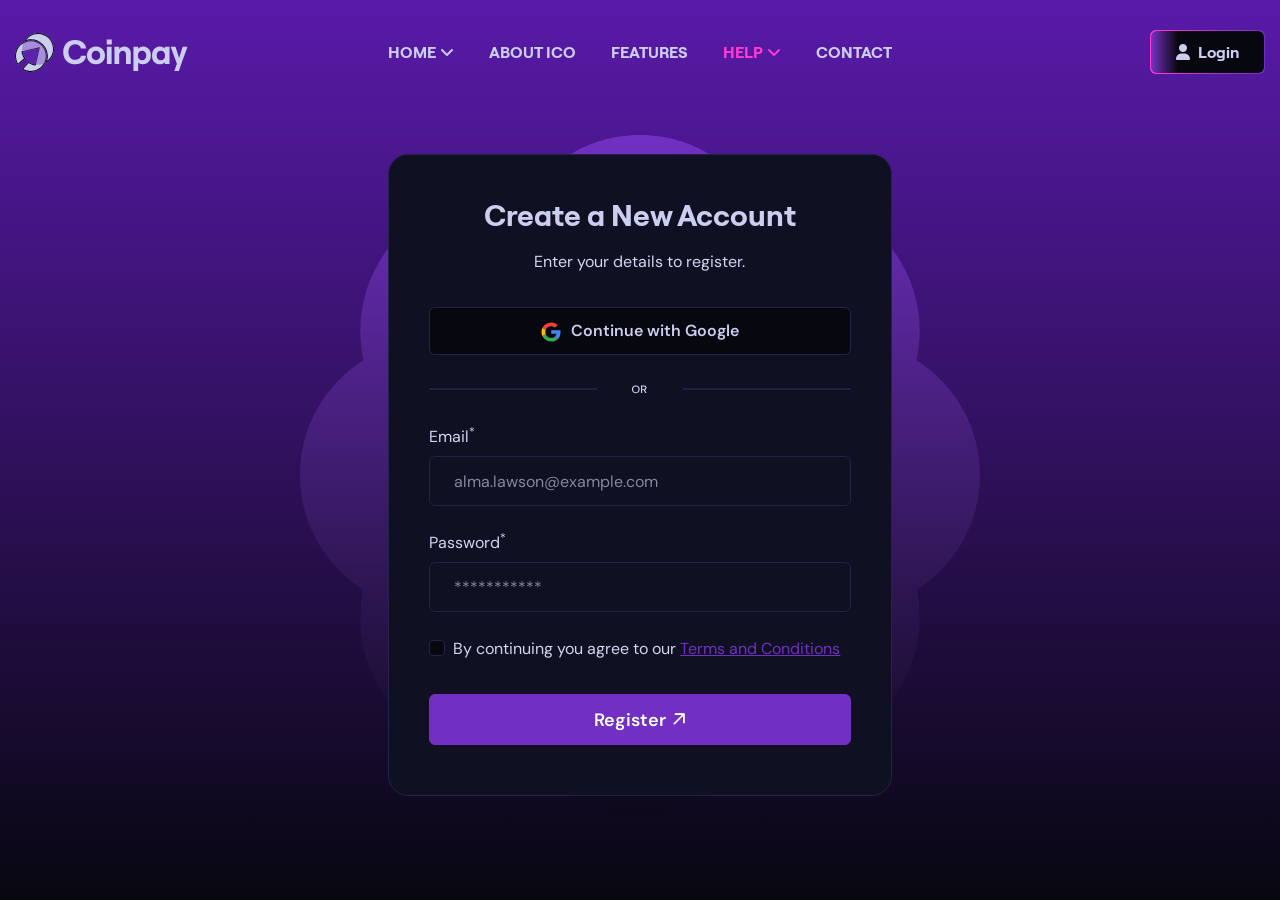
<file: sign_up.html>
<!doctype html>
<html lang="en">

  <head>

    <meta charset="utf-8">
    <meta name="viewport" content="width=device-width, initial-scale=1, shrink-to-fit=no">
    <meta http-equiv="x-ua-compatible" content="ie=edge">
    <meta name="thumbnail" content="assets/images/ico_template_thumbnail.webp">
    <meta name="description" content="Coinpay - Site Template">
    <meta name="keywords" content="Crypto Currency Bootstrap Site Template">
    <meta name="author" content="xpressbuddy">

    <title>Create Account - Coinpay - Site Template</title>
    <link rel="shortcut icon" href="assets/images/site_logo/favicon_1.svg">

    <!-- Fraimwork - CSS Include -->
    <link rel="stylesheet" type="text/css" href="assets/css/bootstrap.min.css">

    <!-- Icon Font - CSS Include -->
    <link rel="stylesheet" type="text/css" href="assets/css/fontawesome.css">

    <!-- Animation - CSS Include -->
    <link rel="stylesheet" type="text/css" href="assets/css/cursor.css">
    <link rel="stylesheet" type="text/css" href="assets/css/animate.min.css">
    <link rel="stylesheet" type="text/css" href="assets/css/aos.css">

    <!-- Carousel - CSS Include -->
    <link rel="stylesheet" type="text/css" href="assets/css/swiper-bundle.min.css">

    <!-- Video & Image Popup - CSS Include -->
    <link rel="stylesheet" type="text/css" href="assets/css/magnific-popup.min.css">

    <!-- Counter - CSS Include -->
    <link rel="stylesheet" type="text/css" href="assets/css/odometer.min.css">

    <!-- Custom - CSS Include -->
    <link rel="stylesheet" type="text/css" href="assets/css/style.css">

  </head>


  <body class="index_ico">

    <!-- Body Wrap - Start -->
    <div class="page_wrapper">

      <!-- Preloader - Start -->
      <div id="preloader">
        <div class="line-1"></div> 
        <div class="line-2"></div> 
        <div class="line-3"></div> 
        <div class="line-4"></div> 
      </div>
      <!-- Preloader - End -->

      <!-- Site Header - Start
      ================================================== -->
      <header class="site_header">
        <div class="nav_wrapper">
          <div class="container">
            <div class="row align-items-center">
              <div class="col-lg-3 col-5 d-flex align-items-center">
                <div class="site_logo">
                  <a class="site_link" href="index.html">
                    <img loading="lazy" src="assets/images/site_logo/site_logo_1.svg" alt="ICO Site Logo">
                  </a>
                </div>
              </div>
              <div class="col-lg-6 col-2">
                <nav class="main_menu navbar navbar-expand-lg">
                  <div class="main_menu_inner collapse navbar-collapse justify-content-center" id="main_menu_dropdown">
                    <ul class="main_menu_list unordered_list text-uppercase">
                      <li class="dropdown">
                        <a class="nav-link" href="#" id="homes_submenu" role="button" data-bs-toggle="dropdown" aria-expanded="false">
                          <span class="nav_link_label" data-text="Home">Home</span>
                          <span class="nav_link_icon">
                            <i class="fa-solid fa-angle-down"></i>
                          </span>
                        </a>
                        <ul class="dropdown-menu" aria-labelledby="homes_submenu">
                          <li>
                            <a class="dropdown-item" href="index_ico.html">
                              <span class="nav_link_label">Coinpay ICO</span>
                            </a>
                          </li>
                          <li>
                            <a class="dropdown-item" href="index_memecoin.html">
                              <span class="nav_link_label">Memecoin</span>
                            </a>
                          </li>
                          <li>
                            <a class="dropdown-item" href="index_pepecoin.html">
                              <span class="nav_link_label">Pepecoin</span>
                            </a>
                          </li>
                        </ul>
                      </li>
                      <li>
                        <a class="nav-link scrollspy_btn" href="#id_ico_about_section">
                          <span class="nav_link_label" data-text="About ICO">About ICO</span>
                        </a>
                      </li>
                      <li>
                        <a class="nav-link scrollspy_btn" href="#id_ico_service_section">
                          <span class="nav_link_label" data-text="Features">Features</span>
                        </a>
                      </li>
                      <li class="dropdown active">
                        <a class="nav-link" href="#" id="help_submenu" role="button" data-bs-toggle="dropdown" aria-expanded="false">
                          <span class="nav_link_label" data-text="Help">Help</span>
                          <span class="nav_link_icon">
                            <i class="fa-solid fa-angle-down"></i>
                          </span>
                        </a>
                        <ul class="dropdown-menu" aria-labelledby="help_submenu">
                          <li>
                            <a class="dropdown-item scrollspy_btn" href="#id_ico_roadmap_section">
                              <span class="nav_link_label">Roadmap</span>
                            </a>
                          </li>
                          <li class="dropdown">
                            <a class="dropdown-item" href="#" id="blog_submenu" role="button" data-bs-toggle="dropdown" aria-expanded="false">
                              <span class="nav_link_label" data-text="Blog">Blog</span>
                              <span class="nav_link_icon">
                                <i class="fa-solid fa-angle-right"></i>
                              </span>
                            </a>
                            <ul class="dropdown-menu" aria-labelledby="blog_submenu">
                              <li>
                                <a class="dropdown-item" href="blog.html">
                                  <span class="nav_link_label">Blogs</span>
                                </a>
                              </li>
                              <li>
                                <a class="dropdown-item" href="blog_details.html">
                                  <span class="nav_link_label">Blog Details</span>
                                </a>
                              </li>
                            </ul>
                          </li>
                          <li>
                            <a class="dropdown-item" href="contact.html">
                              <span class="nav_link_label">Help Center</span>
                            </a>
                          </li>
                          <li class="dropdown active">
                            <a class="dropdown-item" href="#" id="register_submenu" role="button" data-bs-toggle="dropdown" aria-expanded="false">
                              <span class="nav_link_label" data-text="Blog">My Account</span>
                              <span class="nav_link_icon">
                                <i class="fa-solid fa-angle-right"></i>
                              </span>
                            </a>
                            <ul class="dropdown-menu" aria-labelledby="register_submenu">
                              <li>
                                <a class="dropdown-item" href="sign_in.html">
                                  <span class="nav_link_label">Sign In</span>
                                </a>
                              </li>
                              <li class="active">
                                <a class="dropdown-item" href="sign_up.html">
                                  <span class="nav_link_label">Sign Up</span>
                                </a>
                              </li>
                            </ul>
                          </li>
                        </ul>
                      </li>
                      <li>
                        <a class="nav-link" href="contact.html">
                          <span class="nav_link_label" data-text="Contact">Contact</span>
                        </a>
                      </li>
                    </ul>
                  </div>
                </nav>
              </div>
              <div class="col-lg-3 col-5">
                <ul class="btns_group unordered_list p-0 justify-content-end">
                  <li class="d-lg-none">
                    <button class="mobile_menu_btn" type="button" data-bs-toggle="collapse" data-bs-target="#main_menu_dropdown" aria-expanded="false" aria-label="Toggle navigation">
                      <i class="far fa-bars"></i>
                    </button>
                  </li>
                  <li>
                    <a class="ico_btn_outline" href="sign_in.html">
                      <span class="btn_icon">
                        <i class="fa-solid fa-user"></i>
                      </span>
                      <span class="btn_label">Login</span>
                    </a>
                  </li>
                </ul>
              </div>
            </div>
          </div>
        </div>
      </header>
      <!-- Site Header - End
      ================================================== -->

      <!-- Main Body - Start
      ================================================== -->
      <main class="page_content">

        <!-- Register Section - Start
        ================================================== -->
        <section class="register_section section_decoration">
          <div class="container">
            <div class="row justify-content-center">
              <div class="col-lg-5 position-relative">
                <div class="register_form">
                  <h1 class="heading_text text-center">Create a New Account</h1>
                  <p class="text-center">Enter your details to register.</p>
                  <a class="btn_login_google" href="#!">
                    <span class="icon">
                      <img src="assets/icons/icon_google.svg" alt="Google Icon">
                    </span>
                    <span class="label">Continue with Google</span>
                  </a>
                  <div class="divider">
                    <img src="assets/images/shapes/shape_divider.svg" alt="Divider">
                  </div>
                  <div class="form-group">
                    <label class="input_title" for="input_email">Email<sup>*</sup></label>
                    <input id="input_email" class="form-control" type="email" name="email" placeholder="alma.lawson@example.com" required="">
                  </div>
                  <div class="form-group">
                    <label class="input_title" for="input_pass">Password<sup>*</sup></label>
                    <input id="input_pass" class="form-control" type="password" name="password" placeholder="***********" required="">
                  </div>
                  <div class="form-check">
                    <input class="form-check-input" type="checkbox" id="checkbox_remember_me">
                    <label class="form-check-label" for="checkbox_remember_me">
                      By continuing you agree to our <a href="#!"><u>Terms and Conditions</u></a>
                    </label>
                  </div>
                  <button class="btn" type="submit">
                    <span class="btn_label">Register</span>
                    <span class="btn_icon"><i class="fa-regular fa-arrow-up-right"></i></span>
                  </button>
                </div>
                <div class="decoration_item shape_flower">
                  <img src="assets/images/shapes/shape_flower_1.svg" alt="Flower">
                </div>
              </div>
            </div>
          </div>
        </section>
        <!-- Register Section - End
        ================================================== -->

      </main>
      <!-- Main Body - End
      ================================================== -->

    </div>
    <!-- Body Wrap - End -->

    <!-- Fraimwork - Jquery Include -->
    <script src="assets/js/jquery.min.js"></script>
    <script src="assets/js/popper.min.js"></script>
    <script src="assets/js/bootstrap.min.js"></script>
    <script src="assets/js/bootstrap-dropdown-ml-hack.min.js"></script>

    <!-- Animation - jquery include -->
    <script src="assets/js/cursor.js"></script>
    <script src="assets/js/gsap.js"></script>
    <script src="assets/js/gsap-scroll-trigger.js"></script>
    <script src="assets/js/gsap-split-text.js"></script>
    <script src="assets/js/smooth-scroll.js"></script>
    <script src="assets/js/aos.js"></script>

    <!-- Countdown Timer - jquery include -->
    <script src="assets/js/countdown.js"></script>

    <!-- Carousel - Jquery Include -->
    <script src="assets/js/swiper-bundle.min.js"></script>

    <!-- Video & Image Popup - Jquery Include -->
    <script src="assets/js/magnific-popup.min.js"></script>
    
    <!-- Counter - Jquery Include -->
    <script src="assets/js/appear.min.js"></script>
    <script src="assets/js/odometer.min.js"></script>

    <!-- Custom - Jquery Include -->
    <script src="assets/js/main.js"></script>

  </body>
</html>
</file>
<file: assets/css/cursor.css>
.cb-cursor {
  position: fixed;
  top: 0;
  left: 0;
  z-index: 999;
  contain: layout style size;
  pointer-events: none;
  will-change: transform;
  -webkit-transition: opacity 0.3s, color 0.4s;
  -o-transition: opacity 0.3s, color 0.4s;
  -moz-transition: opacity 0.3s, color 0.4s;
  transition: opacity 0.3s, color 0.4s;
}
.cb-cursor:before {
  content: "";
  position: absolute;
  top: -24px;
  left: -24px;
  display: block;
  width: 48px;
  height: 48px;
  -webkit-transform: scale(0);
  -moz-transform: scale(0);
  -ms-transform: scale(0);
  -o-transform: scale(0);
  transform: scale(0);
  background: var(--bs-primary);
  -webkit-border-radius: 50%;
  -moz-border-radius: 50%;
  border-radius: 50%;
  -webkit-transition: opacity 0.1s, -webkit-transform 0.3s ease-in-out;
  transition: opacity 0.1s, -webkit-transform 0.3s ease-in-out;
  -o-transition: opacity 0.1s, -o-transform 0.3s ease-in-out;
  -moz-transition: transform 0.3s ease-in-out, opacity 0.1s, -moz-transform 0.3s ease-in-out;
  transition: transform 0.3s ease-in-out, opacity 0.1s;
  transition: transform 0.3s ease-in-out, opacity 0.1s, -webkit-transform 0.3s ease-in-out, -moz-transform 0.3s ease-in-out, -o-transform 0.3s ease-in-out;
}
.cb-cursor-text {
  position: absolute;
  top: -18px;
  left: -18px;
  width: 36px;
  height: 36px;
  display: -webkit-box;
  display: -webkit-flex;
  display: -moz-box;
  display: -ms-flexbox;
  display: flex;
  -webkit-box-align: center;
  -webkit-align-items: center;
  -moz-box-align: center;
  -ms-flex-align: center;
  align-items: center;
  -webkit-box-pack: center;
  -webkit-justify-content: center;
  -moz-box-pack: center;
  -ms-flex-pack: center;
  justify-content: center;
  -webkit-transform: scale(0) rotate(10deg);
  -moz-transform: scale(0) rotate(10deg);
  -ms-transform: scale(0) rotate(10deg);
  -o-transform: scale(0) rotate(10deg);
  transform: scale(0) rotate(10deg);
  opacity: 0;
  color: var(--bs-dark);
  font-size: 22px;
  font-weight: 500;
  line-height: 1;
  text-align: center;
  letter-spacing: -0.01em;
  -webkit-transition: opacity 0.4s, -webkit-transform 0.3s;
  transition: opacity 0.4s, -webkit-transform 0.3s;
  -o-transition: opacity 0.4s, -o-transform 0.3s;
  -moz-transition: opacity 0.4s, transform 0.3s, -moz-transform 0.3s;
  transition: opacity 0.4s, transform 0.3s;
  transition: opacity 0.4s, transform 0.3s, -webkit-transform 0.3s, -moz-transform 0.3s, -o-transform 0.3s;
}
@supports (mix-blend-mode: exclusion) {
  .cb-cursor.-exclusion, .cb-cursor.-opaque {
    mix-blend-mode: exclusion;
  }
}
@supports (mix-blend-mode: exclusion) {
  .cb-cursor.-exclusion:before, .cb-cursor.-opaque:before {
    background: white;
  }
}
.cb-cursor.-normal, .cb-cursor.-text {
  mix-blend-mode: normal;
}
.cb-cursor.-normal:before, .cb-cursor.-text:before {
  background: var(--bs-primary);
}
.cb-cursor.-inverse {
  color: white;
}
.cb-cursor.-visible:before {
  -webkit-transform: scale(0.2);
  -moz-transform: scale(0.2);
  -ms-transform: scale(0.2);
  -o-transform: scale(0.2);
  transform: scale(0.2);
}
.cb-cursor.-visible.-active:before {
  -webkit-transform: scale(0.23);
  -moz-transform: scale(0.23);
  -ms-transform: scale(0.23);
  -o-transform: scale(0.23);
  transform: scale(0.23);
  -webkit-transition-duration: 0.2s;
  -moz-transition-duration: 0.2s;
  -o-transition-duration: 0.2s;
  transition-duration: 0.2s;
}
.cb-cursor.-pointer:before {
  -webkit-transform: scale(0.15);
  -moz-transform: scale(0.15);
  -ms-transform: scale(0.15);
  -o-transform: scale(0.15);
  transform: scale(0.15);
}
.cb-cursor.-text:before {
  -webkit-transform: scale(2.5);
  -moz-transform: scale(2.5);
  -ms-transform: scale(2.5);
  -o-transform: scale(2.5);
  transform: scale(2.5);
}
.cb-cursor.-text .cb-cursor-text {
  opacity: 1;
  -webkit-transform: scale(1);
  -moz-transform: scale(1);
  -ms-transform: scale(1);
  -o-transform: scale(1);
  transform: scale(1);
}
.cb-cursor.-text.-active:before {
  -webkit-transform: scale(1.6);
  -moz-transform: scale(1.6);
  -ms-transform: scale(1.6);
  -o-transform: scale(1.6);
  transform: scale(1.6);
  -webkit-transition-duration: 0.2s;
  -moz-transition-duration: 0.2s;
  -o-transition-duration: 0.2s;
  transition-duration: 0.2s;
}
.cb-cursor.-opaque:before {
  -webkit-transform: scale(1.32);
  -moz-transform: scale(1.32);
  -ms-transform: scale(1.32);
  -o-transform: scale(1.32);
  transform: scale(1.32);
}
.cb-cursor.-opaque.-active:before {
  -webkit-transform: scale(1.2);
  -moz-transform: scale(1.2);
  -ms-transform: scale(1.2);
  -o-transform: scale(1.2);
  transform: scale(1.2);
}
.cb-cursor.-lg:before {
  -webkit-transform: scale(2);
  -moz-transform: scale(2);
  -ms-transform: scale(2);
  -o-transform: scale(2);
  transform: scale(2);
}
.cb-cursor.-hidden:before {
  -webkit-transform: scale(0);
  -moz-transform: scale(0);
  -ms-transform: scale(0);
  -o-transform: scale(0);
  transform: scale(0);
}
.-cursor-default {
  color: var(--bs-primary);
}
.cb-demo {
  background: var(--bs-white);
}
.cb-demo-content {
  display: -webkit-box;
  display: -webkit-flex;
  display: -moz-box;
  display: -ms-flexbox;
  display: flex;
  -webkit-box-align: center;
  -webkit-align-items: center;
  -moz-box-align: center;
  -ms-flex-align: center;
  align-items: center;
  -webkit-box-pack: center;
  -webkit-justify-content: center;
  -moz-box-pack: center;
  -ms-flex-pack: center;
  justify-content: center;
  height: 100vh;
}
.cb-demo-container {
  padding: 0 20px;
}
@media (min-width: 1600px) {
  .cb-demo-container {
    padding: 0 120px;
  }
}
.cb-demo-row {
  display: -webkit-box;
  display: -webkit-flex;
  display: -moz-box;
  display: -ms-flexbox;
  display: flex;
  -webkit-box-pack: center;
  -webkit-justify-content: center;
  -moz-box-pack: center;
  -ms-flex-pack: center;
  justify-content: center;
  text-align: center;
  margin: 30px 0;
}
@media (min-width: 1600px) {
  .cb-demo-row {
    margin: 60px 0;
  }
}
.cb-demo-item {
  position: relative;
  -webkit-box-flex: 1;
  -webkit-flex: 1;
  -moz-box-flex: 1;
  -ms-flex: 1;
  flex: 1;
  padding: 50px 30px;
  margin: 0 20px;
  color: #000;
}
@media (min-width: 1600px) {
  .cb-demo-item {
    padding: 90px 30px;
    margin: 0 30px;
  }
}
.cb-demo-item-title {
  position: relative;
  margin: 0 0 25px 0;
  font-size: 30px;
  font-weight: bold;
}
.cb-demo-item-text {
  position: relative;
  max-width: 70%;
  margin: 0 auto;
  color: rgba(0, 0, 0, 0.5);
  font-size: 16px;
  font-weight: 300;
  line-height: 150%;
}
.cb-demo-item:before {
  content: "";
  display: block;
  position: absolute;
  top: 0;
  left: 0;
  right: 0;
  bottom: 0;
  -webkit-border-radius: 30px;
  -moz-border-radius: 30px;
  border-radius: 30px;
  background: #f8f8f8;
  -webkit-transition: -webkit-box-shadow 0.2s;
  transition: -webkit-box-shadow 0.2s;
  -o-transition: box-shadow 0.2s;
  -moz-transition: box-shadow 0.2s, -moz-box-shadow 0.2s;
  transition: box-shadow 0.2s;
  transition: box-shadow 0.2s, -webkit-box-shadow 0.2s, -moz-box-shadow 0.2s;
}
</file>
<file: assets/css/style.css>
/* Table Of Content - start
================================================== */
/* 
* Project Name   :  Coinpay - Crypto Currency Site Template.
* File           :  CSS Base
* Version        :  1.0.0
* Author         :  XpressBuddy (https://themeforest.net/user/xpressbuddy/portfolio)
* Developer			 :	webrok (https://www.fiverr.com/webrok?up_rollout=true)

==================================================

1 - Template Global Settings
* - 1.01 - Template Fonts
* - 1.02 - Template Reset

2 - Template Blocks
* - 2.01 - CSS Animations
* - 2.02 - Spacing and Gaps
* - 2.03 - Ordered and Unordered list
* - 2.04 - Button
* - 2.05 - Video
* - 2.06 - Typography
* - 2.07 - Form
* - 2.08 - Social
* - 2.09 - Pagelist
* - 2.10 - Iconlist
* - 2.11 - Tab
* - 2.12 - Iconbox
* - 2.13 - Event
* - 2.14 - Roadmap
* - 2.15 - Countdown
* - 2.16 - Accordion
* - 2.17 - ProgressBar
* - 2.18 - Authorbox
* - 2.19 - Pagination
* - 2.20 - Team
* - 2.21 - Partnerlogo
* - 2.22 - Tokenomics
* - 2.23 - Blog

3 - Template Parts
* - 3.01 - Site Header
* - 3.02 - Site Footer
* - 3.03 - Page Header
* - 3.04 - Breadcrumb
* - 3.05 - Sidebar

4 - Template Patterns
* - 4.01 - Hero Section
* - 4.02 - Countdown Section
* - 4.03 - About Section
* - 4.04 - Table Section
* - 4.05 - Chart Section
* - 4.06 - Service Section
* - 4.07 - Content Ticker Section
* - 4.08 - Tokenomics Section
* - 4.09 - Feature Section
* - 4.10 - Roadmap Section
* - 4.11 - Testimonial Section

5 - Templates
* - 5.01 - Home Pages
* - 5.02 - Details Pages
* - 5.03 - Contact Page
* - 5.04 - Register Pages

*/
/* Table Of Content - end
================================================== */
@import url("https://fonts.googleapis.com/css2?family=DM+Sans:ital,opsz,wght@0,9..40,100..1000;1,9..40,100..1000&display=swap");
@import url("https://fonts.googleapis.com/css2?family=Dela+Gothic+One&display=swap");
@import url("https://fonts.googleapis.com/css2?family=Bricolage+Grotesque:opsz,wght@12..96,200..800&display=swap");
@import url("https://fonts.googleapis.com/css2?family=Bricolage+Grotesque:opsz,wght@12..96,200..800&family=Lilita+One&display=swap");
@import url("https://fonts.googleapis.com/css2?family=Nunito+Sans:ital,opsz,wght@0,6..12,200..1000;1,6..12,200..1000&display=swap");
:root {
  --bs-body-font-family: "DM Sans", serif;
  --bs-heading-font-family: "DM Sans", serif;
  --bs-body-font-size: 16px;
  --bs-body-font-weight: 400;
  --bs-body-line-height: 26px;
  --bs-transition: 400ms ease;
}

/* 1.01 - Template Fonts - Start
================================================== */
@font-face {
  font-family: "Roobert PRO Bold";
  src: url("../fonts/RoobertPRO-Bold.ttf") format("truetype");
  font-weight: 700;
  font-style: normal;
  font-display: swap;
}
@font-face {
  font-family: "Roobert PRO Medium";
  src: url("../fonts/RoobertPRO-Medium.ttf") format("truetype");
  font-weight: 500;
  font-style: normal;
  font-display: swap;
}
@font-face {
  font-family: "January Night";
  src: url("../fonts/January-Night.ttf") format("truetype");
  font-weight: 400;
  font-style: normal;
  font-display: swap;
}
/* 1.01 - Template Fonts - End
================================================== */
/* 1.02 - Template Reset - Start
================================================== */
body {
  margin: 0;
  padding: 0;
  font-size: var(--bs-body-font-size);
  font-weight: var(--bs-body-font-weight);
  line-height: var(--bs-body-line-height);
  font-style: normal;
  font-optical-sizing: auto;
  color: var(--bs-body-color);
  font-family: var(--bs-body-font-family);
  background-color: var(--bs-body-bg);
  text-rendering: optimizelegibility;
  -moz-osx-font-smoothing: grayscale;
  -webkit-font-smoothing: antialiased;
}

.page_wrapper {
  overflow: hidden;
  position: relative;
}

iframe {
  width: 100%;
  border: none;
  display: block;
  min-height: 440px;
}

.iframe_block {
  overflow: hidden;
  border-radius: 20px;
  margin-bottom: 70px;
}

a:focus,
a:active,
input,
input:hover,
input:focus,
input:active,
textarea,
textarea:hover,
textarea:focus,
textarea:active {
  outline: none;
}

img:not([draggable]),
embed,
object,
video {
  height: auto;
  max-width: 100%;
}

img {
  border: none;
  height: auto;
  max-width: 100%;
  -webkit-user-select: none;
     -moz-user-select: none;
      -ms-user-select: none;
          user-select: none;
  vertical-align: middle;
}

a {
  outline: 0;
  display: inline-block;
  text-decoration: none;
  color: var(--bs-heading-color);
  -webkit-transition: var(--bs-transition);
  transition: var(--bs-transition);
  font-family: var(--bs-body-font-family);
}
a:active, a:focus, a:hover, a:visited {
  outline: 0;
  text-decoration: none;
}

button {
  padding: 0;
  border: none;
  outline: none;
  background: none;
  display: inline-block;
  color: var(--bs-heading-color);
  -webkit-transition: var(--bs-transition);
  transition: var(--bs-transition);
  font-family: var(--bs-body-font-family);
}
button:focus {
  outline: none;
}

h1, h2, h3, h4, h5, h6 {
  font-weight: 700;
  color: var(--bs-heading-color);
  font-family: var(--bs-heading-font-family);
}

b, strong {
  font-weight: 700;
}

p strong {
  font-size: 18px;
  font-weight: 500;
}

hr {
  opacity: 1;
  height: 1px;
  border: none;
  margin: 38px 0;
  background-color: var(--bs-border-color);
}

mark {
  padding: 0;
  font-weight: 700;
  color: var(--bs-primary);
  background-color: transparent;
}

.container {
  max-width: 1320px;
  padding-left: 15px;
  padding-right: 15px;
}

.container-fluid {
  padding-left: 30px;
  padding-right: 30px;
}

.row {
  margin: -15px;
}

[class*=col-] {
  padding: 15px;
}

.backtotop {
  right: 15px;
  z-index: 999;
  bottom: 60px;
  display: none;
  position: fixed;
}

.backtotop .scroll {
  z-index: 1;
  width: 42px;
  height: 42px;
  display: -webkit-box;
  display: -ms-flexbox;
  display: flex;
  font-size: 16px;
  position: relative;
  -webkit-box-align: center;
      -ms-flex-align: center;
          align-items: center;
  border-radius: 100%;
  -webkit-box-pack: center;
      -ms-flex-pack: center;
          justify-content: center;
  color: rgba(255, 255, 255, 0.7);
  border: 1px solid rgba(255, 255, 255, 0.1);
}

.backtotop .scroll:hover {
  color: var(--bs-dark);
  border-color: var(--bs-white);
  background-color: var(--bs-white);
}

#preloader {
  inset: 0;
  gap: 4px;
  display: -webkit-box;
  display: -ms-flexbox;
  display: flex;
  z-index: 9999;
  position: fixed;
  -webkit-box-align: center;
      -ms-flex-align: center;
          align-items: center;
  -webkit-box-pack: center;
      -ms-flex-pack: center;
          justify-content: center;
  background-color: var(--bs-dark);
}

.line-1,
.line-2,
.line-3,
.line-4 {
  width: 5px;
  height: 30px;
  background: var(--bs-secondary);
  -webkit-animation: scaleUpDown 1.2s infinite ease-in-out;
          animation: scaleUpDown 1.2s infinite ease-in-out;
}

.line-2 {
  -webkit-animation-delay: 0.2s;
          animation-delay: 0.2s;
}

.line-3 {
  -webkit-animation-delay: 0.4s;
          animation-delay: 0.4s;
}

.line-4 {
  -webkit-animation-delay: 0.6s;
          animation-delay: 0.6s;
}

@-webkit-keyframes scaleUpDown {
  0%, 100% {
    -webkit-transform: scaleY(1);
            transform: scaleY(1);
  }
  50% {
    -webkit-transform: scaleY(2);
            transform: scaleY(2);
  }
}

@keyframes scaleUpDown {
  0%, 100% {
    -webkit-transform: scaleY(1);
            transform: scaleY(1);
  }
  50% {
    -webkit-transform: scaleY(2);
            transform: scaleY(2);
  }
}
.dropdown-menu {
  border: none;
  padding: 6px 0;
  margin-top: 16px;
  border-radius: 6px;
  background-color: var(--bs-white);
  -webkit-box-shadow: 0 30px 50px rgba(0, 0, 0, 0.6);
          box-shadow: 0 30px 50px rgba(0, 0, 0, 0.6);
  -webkit-animation: 0.2s ease-in-out 0s normal none 1 running fadeIn;
          animation: 0.2s ease-in-out 0s normal none 1 running fadeIn;
}
.dropdown-menu:before {
  left: 0;
  right: 0;
  top: -16px;
  content: "";
  height: 16px;
  display: block;
  position: absolute;
}
.dropdown-menu > li {
  padding: 0 6px;
}
.dropdown-menu > li:not(:last-child) {
  margin-bottom: 1px;
}
.dropdown-menu > li > .dropdown-item {
  display: block;
  font-size: 16px;
  font-weight: 600;
  line-height: 20px;
  position: relative;
  border-radius: 4px;
  white-space: nowrap;
  color: var(--bs-dark);
  padding: 12px 18px 11px;
}
.dropdown-menu > li > .dropdown-item .nav_link_icon {
  color: inherit;
}
.dropdown-menu > li.active > .dropdown-item, .dropdown-menu > li:hover > .dropdown-item {
  color: var(--bs-white);
  background-color: var(--bs-primary);
}
.dropdown-menu > li.active > .dropdown-item .nav_link_icon, .dropdown-menu > li:hover > .dropdown-item .nav_link_icon {
  color: var(--bs-white);
}

.section_decoration {
  z-index: 1;
  position: relative;
}
.section_decoration .decoration_item {
  z-index: -1;
  position: absolute;
}
.section_decoration .decoration_item img[src*=shape_section_divider_] {
  width: 100%;
}
.section_decoration .decoration_item:has(img[src*=shape_section_divider_]) {
  top: 0;
  left: 0;
  right: 0;
}
.section_decoration .shape_net_top {
  left: 0;
  right: 0;
  top: -194px;
}
.section_decoration .shape_net_top img {
  width: 100%;
  height: auto;
}

/* 1.02 - Template Reset - End
================================================== */
/* 2.01 - CSS Animations - Start
================================================== */
@-webkit-keyframes upDownMover {
  0%, 100% {
    -webkit-transform: translateY(0);
            transform: translateY(0);
  }
  50% {
    -webkit-transform: translateY(-20px);
            transform: translateY(-20px);
  }
}
@keyframes upDownMover {
  0%, 100% {
    -webkit-transform: translateY(0);
            transform: translateY(0);
  }
  50% {
    -webkit-transform: translateY(-20px);
            transform: translateY(-20px);
  }
}
.upDownMover {
  -webkit-animation: upDownMover 4s ease-in-out infinite;
          animation: upDownMover 4s ease-in-out infinite;
}

@-webkit-keyframes fadeInOut {
  0%, 100% {
    opacity: 1;
  }
  50% {
    opacity: 0;
  }
}

@keyframes fadeInOut {
  0%, 100% {
    opacity: 1;
  }
  50% {
    opacity: 0;
  }
}
.fadeInOut {
  -webkit-animation: fadeInOut 4s ease-in-out infinite;
          animation: fadeInOut 4s ease-in-out infinite;
}

@-webkit-keyframes gradientChange {
  0% {
    background-position: 0% 50%;
  }
  50% {
    background-position: 100% 50%;
  }
  100% {
    background-position: 0% 50%;
  }
}

@keyframes gradientChange {
  0% {
    background-position: 0% 50%;
  }
  50% {
    background-position: 100% 50%;
  }
  100% {
    background-position: 0% 50%;
  }
}
.gradientChange {
  -webkit-animation: gradientChange 8s ease infinite;
          animation: gradientChange 8s ease infinite;
}

.section_shadow_top {
  z-index: 1;
  position: relative;
}
.section_shadow_top:before {
  top: 0;
  left: 0;
  right: 0;
  z-index: -1;
  content: "";
  height: 125px;
  opacity: 0.4;
  position: absolute;
  -webkit-filter: blur(44px);
          filter: blur(44px);
  border-radius: 50px;
  background-size: 400% 400%;
  -webkit-animation: gradientChange 8s ease infinite;
          animation: gradientChange 8s ease infinite;
  background-image: linear-gradient(45deg, var(--bs-primary), var(--bs-secondary));
}

@-webkit-keyframes animationSpin {
  from {
    -webkit-transform: rotate(0deg);
            transform: rotate(0deg);
  }
  to {
    -webkit-transform: rotate(360deg);
            transform: rotate(360deg);
  }
}

@keyframes animationSpin {
  from {
    -webkit-transform: rotate(0deg);
            transform: rotate(0deg);
  }
  to {
    -webkit-transform: rotate(360deg);
            transform: rotate(360deg);
  }
}
.animationSpin {
  -webkit-animation: spin 5000ms linear infinite;
          animation: spin 5000ms linear infinite;
}

@-webkit-keyframes ripple {
  0% {
    opacity: 1;
  }
  100% {
    opacity: 0;
    -webkit-transform: scale(1.75);
            transform: scale(1.75);
  }
}

@keyframes ripple {
  0% {
    opacity: 1;
  }
  100% {
    opacity: 0;
    -webkit-transform: scale(1.75);
            transform: scale(1.75);
  }
}
@-webkit-keyframes coinFlip {
  0% {
    -webkit-transform: rotateY(-180deg);
            transform: rotateY(-180deg);
  }
  80% {
    -webkit-transform: rotateY(180deg);
            transform: rotateY(180deg);
  }
  100% {
    -webkit-transform: rotateY(180deg);
            transform: rotateY(180deg);
  }
}
@keyframes coinFlip {
  0% {
    -webkit-transform: rotateY(-180deg);
            transform: rotateY(-180deg);
  }
  80% {
    -webkit-transform: rotateY(180deg);
            transform: rotateY(180deg);
  }
  100% {
    -webkit-transform: rotateY(180deg);
            transform: rotateY(180deg);
  }
}
@-webkit-keyframes bellRing {
  0% {
    -webkit-transform: rotate(0) scale(1) skew(1deg);
            transform: rotate(0) scale(1) skew(1deg);
  }
  10% {
    -webkit-transform: rotate(-15deg) scale(1) skew(1deg);
            transform: rotate(-15deg) scale(1) skew(1deg);
  }
  20% {
    -webkit-transform: rotate(30deg) scale(1) skew(1deg);
            transform: rotate(30deg) scale(1) skew(1deg);
  }
  30% {
    -webkit-transform: rotate(-15deg) scale(1) skew(1deg);
            transform: rotate(-15deg) scale(1) skew(1deg);
  }
  40% {
    -webkit-transform: rotate(30deg) scale(1) skew(1deg);
            transform: rotate(30deg) scale(1) skew(1deg);
  }
  100%, 50% {
    -webkit-transform: rotate(0) scale(1) skew(1deg);
            transform: rotate(0) scale(1) skew(1deg);
  }
}
@keyframes bellRing {
  0% {
    -webkit-transform: rotate(0) scale(1) skew(1deg);
            transform: rotate(0) scale(1) skew(1deg);
  }
  10% {
    -webkit-transform: rotate(-15deg) scale(1) skew(1deg);
            transform: rotate(-15deg) scale(1) skew(1deg);
  }
  20% {
    -webkit-transform: rotate(30deg) scale(1) skew(1deg);
            transform: rotate(30deg) scale(1) skew(1deg);
  }
  30% {
    -webkit-transform: rotate(-15deg) scale(1) skew(1deg);
            transform: rotate(-15deg) scale(1) skew(1deg);
  }
  40% {
    -webkit-transform: rotate(30deg) scale(1) skew(1deg);
            transform: rotate(30deg) scale(1) skew(1deg);
  }
  100%, 50% {
    -webkit-transform: rotate(0) scale(1) skew(1deg);
            transform: rotate(0) scale(1) skew(1deg);
  }
}
.bellRing {
  -webkit-transform-origin: top;
          transform-origin: top;
  -webkit-animation: ring 1.8s ease-out infinite;
          animation: ring 1.8s ease-out infinite;
}

@-webkit-keyframes smallZoomInOut {
  0% {
    -webkit-transform: scale(1);
            transform: scale(1);
  }
  50% {
    -webkit-transform: scale(1.04);
            transform: scale(1.04);
  }
  100% {
    -webkit-transform: scale(1);
            transform: scale(1);
  }
}

@keyframes smallZoomInOut {
  0% {
    -webkit-transform: scale(1);
            transform: scale(1);
  }
  50% {
    -webkit-transform: scale(1.04);
            transform: scale(1.04);
  }
  100% {
    -webkit-transform: scale(1);
            transform: scale(1);
  }
}
.smallZoomInOut {
  -webkit-animation: smallZoomInOut 1s infinite ease-in-out;
          animation: smallZoomInOut 1s infinite ease-in-out;
}

/* 2.01 - CSS Animations - End
================================================== */
/* 2.02 - Spacing and Gaps - Start
================================================== */
.section_space {
  padding-top: 150px;
  padding-bottom: 150px;
}

/* 2.02 - Spacing and Gaps - End
================================================== */
/* 2.03 - Ordered and Unordered list - Start
================================================== */
[class*=unordered_list] {
  margin: 0;
  padding: 0;
  display: -webkit-box;
  display: -ms-flexbox;
  display: flex;
  -ms-flex-wrap: wrap;
      flex-wrap: wrap;
  -webkit-box-align: center;
      -ms-flex-align: center;
          align-items: center;
}
[class*=unordered_list] > li {
  float: left;
  list-style: none;
  display: -webkit-inline-box;
  display: -ms-inline-flexbox;
  display: inline-flex;
}

.unordered_list_block {
  display: -webkit-box;
  display: -ms-flexbox;
  display: flex;
  -webkit-box-orient: vertical;
  -webkit-box-direction: normal;
      -ms-flex-direction: column;
          flex-direction: column;
}
.unordered_list_block > li {
  width: 100%;
  display: block;
}

.contact_info_list {
  gap: 20px;
}
.contact_info_list a {
  gap: 10px;
  font-size: 20px;
  font-weight: 700;
  line-height: 24px;
  -webkit-box-align: center;
      -ms-flex-align: center;
          align-items: center;
  display: -webkit-inline-box;
  display: -ms-inline-flexbox;
  display: inline-flex;
}
.contact_info_list a:hover {
  color: var(--bs-primary);
}
.contact_info_list a i {
  color: var(--bs-primary);
}

.category_list_block > li {
  border-bottom: 1px solid var(--bs-border-color);
}
.category_list_block > li > a {
  display: -webkit-box;
  display: -ms-flexbox;
  display: flex;
  padding: 12px 0;
  font-size: 16px;
  list-style: 24px;
  font-weight: 700;
  position: relative;
  -webkit-box-align: center;
      -ms-flex-align: center;
          align-items: center;
  -webkit-box-pack: justify;
      -ms-flex-pack: justify;
          justify-content: space-between;
}
.category_list_block > li > a > * {
  -webkit-transition: var(--bs-transition);
  transition: var(--bs-transition);
}
.category_list_block > li:hover > a > * {
  color: var(--bs-secondary);
}
.category_list_block > li:hover > a .label {
  -webkit-transform: translateX(18px);
          transform: translateX(18px);
}
.category_list_block > li:hover > a .icon {
  opacity: 1;
}
.category_list_block .icon {
  left: 0;
  top: 13px;
  opacity: 0;
  position: absolute;
}

.tags_block {
  gap: 10px;
}
.tags_block a {
  display: -webkit-box;
  display: -ms-flexbox;
  display: flex;
  font-size: 14px;
  font-weight: 500;
  line-height: 20px;
  padding: 6px 16px;
  border-radius: 6px;
  -webkit-box-align: center;
      -ms-flex-align: center;
          align-items: center;
  background-color: var(--bs-light);
  border: 1px solid var(--bs-border-color);
}
.tags_block a:hover {
  color: var(--bs-white);
  border-color: var(--bs-secondary);
  background-color: var(--bs-secondary);
}

.post_meta {
  gap: 14px 40px;
}
.post_meta > li {
  line-height: 1;
  font-size: 16px;
  font-weight: 500;
}
.post_meta a {
  gap: 8px;
  display: -webkit-box;
  display: -ms-flexbox;
  display: flex;
  -webkit-box-align: center;
      -ms-flex-align: center;
          align-items: center;
}
.post_meta a:hover {
  color: var(--bs-primary);
}
.post_meta a.post_category {
  font-weight: 600;
  color: var(--bs-primary);
  text-transform: uppercase;
}
.post_meta i {
  color: var(--bs-primary);
}

.post_meta.style_2 > li {
  position: relative;
}
.post_meta.style_2 > li:not(:last-child):after {
  top: 0;
  bottom: 0;
  width: 2px;
  content: "";
  right: -21px;
  position: absolute;
  background-color: #DADAE5;
}

/* 2.03 - Ordered and Unordered list - End
================================================== */
/* 2.04 - Button - Start
================================================== */
.btns_group {
  gap: 30px;
  display: -webkit-box;
  display: -ms-flexbox;
  display: flex;
  padding: 60px 0;
  -webkit-box-align: center;
      -ms-flex-align: center;
          align-items: center;
  -webkit-box-pack: start;
      -ms-flex-pack: start;
          justify-content: flex-start;
}

.btn {
  gap: 6px;
  line-height: 1;
  font-size: 18px;
  font-weight: 600;
  padding: 15px 30px;
  -webkit-box-align: center;
      -ms-flex-align: center;
          align-items: center;
  border-radius: 50px;
  display: -webkit-inline-box;
  display: -ms-inline-flexbox;
  display: inline-flex;
  color: var(--bs-white);
  border-color: var(--bs-secondary);
  background-color: var(--bs-secondary);
}
.btn:hover {
  color: var(--bs-white);
  border-color: var(--bs-primary);
  background-color: var(--bs-primary);
}

.btn_link {
  gap: 10px;
  line-height: 1;
  font-size: 18px;
  font-weight: 600;
  -webkit-box-align: center;
      -ms-flex-align: center;
          align-items: center;
  padding-bottom: 2px;
  display: -webkit-inline-box;
  display: -ms-inline-flexbox;
  display: inline-flex;
  border-bottom: 1px solid var(--bs-body-color);
}
.btn_link > * {
  color: var(--bs-body-color);
  -webkit-transition: var(--bs-transition);
  transition: var(--bs-transition);
}
.btn_link:hover {
  border-color: var(--bs-primary);
}
.btn_link:hover > * {
  color: var(--bs-primary);
}
.btn_link:hover .btn_icon {
  -webkit-transform: translateX(2px);
          transform: translateX(2px);
}

.btn_login_google {
  gap: 10px;
  font-size: 16px;
  font-weight: 600;
  line-height: 24px;
  padding: 11px 30px;
  border-radius: 6px;
  -webkit-box-align: center;
      -ms-flex-align: center;
          align-items: center;
  display: -webkit-inline-box;
  display: -ms-inline-flexbox;
  display: inline-flex;
  -webkit-box-pack: center;
      -ms-flex-pack: center;
          justify-content: center;
  background-color: var(--bs-dark);
  border: 1px solid var(--bs-border-color);
}
.btn_login_google .icon {
  width: 20px;
  -webkit-box-flex: 0;
      -ms-flex: 0 0 auto;
          flex: 0 0 auto;
}
.btn_login_google .icon img {
  width: 100%;
}

@-webkit-keyframes btnMaskOffHover {
  from {
    -webkit-mask-position: 100% 0;
            mask-position: 100% 0;
  }
  to {
    -webkit-mask-position: 0 0;
            mask-position: 0 0;
  }
}

@keyframes btnMaskOffHover {
  from {
    -webkit-mask-position: 100% 0;
            mask-position: 100% 0;
  }
  to {
    -webkit-mask-position: 0 0;
            mask-position: 0 0;
  }
}
@-webkit-keyframes btnMaskOnHover {
  from {
    -webkit-mask-position: 0 0;
            mask-position: 0 0;
  }
  to {
    -webkit-mask-position: 100% 0;
            mask-position: 100% 0;
  }
}
@keyframes btnMaskOnHover {
  from {
    -webkit-mask-position: 0 0;
            mask-position: 0 0;
  }
  to {
    -webkit-mask-position: 100% 0;
            mask-position: 100% 0;
  }
}
.memecoin_btn {
  z-index: 1;
  font-size: 20px;
  overflow: hidden;
  font-weight: 600;
  line-height: 24px;
  text-align: center;
  position: relative;
  padding: 23px 50px;
  border-radius: 50px;
  font-family: var(--bs-body-font-family);
}
.memecoin_btn .btn_bg {
  top: 0;
  left: 0;
  right: 0;
  bottom: 0;
  z-index: -1;
  position: absolute;
  -webkit-animation: btnMaskOffHover 0.6s steps(70) forwards;
          animation: btnMaskOffHover 0.6s steps(70) forwards;
}
.memecoin_btn:hover .btn_bg {
  -webkit-animation: btnMaskOnHover 0.6s steps(70) forwards;
          animation: btnMaskOnHover 0.6s steps(70) forwards;
}

.memecoin_btn.bg-white {
  color: var(--bs-dark);
}
.memecoin_btn.bg-white .btn_bg {
  background: var(--bs-secondary);
  -webkit-mask-size: 7100%, 100%;
          mask-size: 7100%, 100%;
}

.memecoin_btn.bg-light:hover {
  color: var(--bs-dark);
}
.memecoin_btn.bg-light .btn_bg {
  background: var(--bs-dark);
  -webkit-mask-size: 7100%, 100%;
          mask-size: 7100%, 100%;
}

.pepecoin_btn {
  z-index: 1;
  line-height: 1;
  font-size: 24px;
  font-weight: 400;
  position: relative;
  padding: 19px 38px 18px;
  text-transform: uppercase;
  font-family: var(--bs-heading-font-family);
}
.pepecoin_btn .btn_bg {
  inset: 0;
  z-index: -1;
  position: absolute;
}
.pepecoin_btn .btn_bg svg {
  width: 100%;
  height: 100%;
  display: block;
  -webkit-transition: 0.2s ease-in-out;
  transition: 0.2s ease-in-out;
}
.pepecoin_btn:hover {
  -webkit-transform: translate(-1px, -1px);
          transform: translate(-1px, -1px);
}
.pepecoin_btn:hover .btn_bg svg {
  -webkit-filter: drop-shadow(6px 6px 0px var(--bs-dark));
          filter: drop-shadow(6px 6px 0px var(--bs-dark));
}

.ico_btn_outline {
  gap: 8px;
  z-index: 1;
  line-height: 1;
  font-size: 20px;
  font-weight: 700;
  border-radius: 6px;
  padding: 20px 40px;
  position: relative;
  -webkit-box-align: center;
      -ms-flex-align: center;
          align-items: center;
  display: -webkit-inline-box;
  display: -ms-inline-flexbox;
  display: inline-flex;
  color: var(--bs-heading-color);
  font-family: var(--bs-heading-font-family);
  background: -webkit-gradient(linear, left top, right top, from(var(--bs-primary)), to(var(--bs-secondary)));
  background: linear-gradient(90deg, var(--bs-primary), var(--bs-secondary));
}
.ico_btn_outline:before {
  inset: 1px;
  z-index: -1;
  content: "";
  position: absolute;
  border-radius: 6px;
  -webkit-transition: var(--bs-transition);
  transition: var(--bs-transition);
  background: -webkit-gradient(linear, left top, right top, from(rgba(var(--bs-secondary-rgb), 0.96)), color-stop(24%, var(--bs-dark)));
  background: linear-gradient(90deg, rgba(var(--bs-secondary-rgb), 0.96) 0%, var(--bs-dark) 24%);
}
.ico_btn_outline:hover {
  color: var(--bs-white);
}
.ico_btn_outline:hover:before {
  opacity: 0;
}

.ico_creative_btn {
  z-index: 1;
  content: "";
  padding: 1px;
  font-size: 16px;
  font-weight: 700;
  overflow: hidden;
  border-radius: 6px;
  text-align: center;
  position: relative;
  -webkit-box-align: center;
      -ms-flex-align: center;
          align-items: center;
  display: -webkit-inline-box;
  display: -ms-inline-flexbox;
  display: inline-flex;
  color: var(--bs-primary);
  -webkit-box-shadow: 0px -8px 18px -16px rgba(var(--bs-primary-rgb), 1);
          box-shadow: 0px -8px 18px -16px rgba(var(--bs-primary-rgb), 1);
  background: -webkit-gradient(linear, left top, right top, from(var(--bs-primary)), to(var(--bs-secondary)));
  background: linear-gradient(90deg, var(--bs-primary), var(--bs-secondary));
}
.ico_creative_btn .btn_wrapper {
  z-index: 1;
  padding: 10px;
  overflow: hidden;
  position: relative;
  -webkit-box-align: center;
      -ms-flex-align: center;
          align-items: center;
  display: -webkit-inline-box;
  display: -ms-inline-flexbox;
  display: inline-flex;
  border-radius: inherit;
  background-color: var(--bs-dark);
}
.ico_creative_btn .btn_wrapper:before {
  left: 0;
  right: 0;
  top: 60%;
  height: 100%;
  content: "";
  z-index: -1;
  opacity: 0.3;
  position: absolute;
  -webkit-filter: blur(12px);
          filter: blur(12px);
  border-radius: 50%;
  -webkit-transition: var(--bs-transition);
  transition: var(--bs-transition);
  background-image: radial-gradient(#FF3BD4, #7130C3, transparent);
}
.ico_creative_btn [class*=btn_icon_] {
  width: 66px;
  height: 40px;
  -webkit-box-flex: 0;
      -ms-flex: 0 0 auto;
          flex: 0 0 auto;
  position: relative;
  -webkit-box-align: center;
      -ms-flex-align: center;
          align-items: center;
  display: -webkit-inline-box;
  display: -ms-inline-flexbox;
  display: inline-flex;
  -webkit-box-pack: center;
      -ms-flex-pack: center;
          justify-content: center;
}
.ico_creative_btn [class*=dot_] {
  width: 5px;
  height: 6px;
  position: absolute;
  border-radius: 5px;
  display: inline-block;
  border: 1px solid #2A246D;
  -webkit-transition: var(--bs-transition);
  transition: var(--bs-transition);
}
.ico_creative_btn .btn_icon_left .dot_top {
  top: 0;
  left: 0;
}
.ico_creative_btn .btn_icon_left .dot_bottom {
  left: 0;
  bottom: 0;
}
.ico_creative_btn .btn_icon_right .dot_top {
  top: 0;
  right: 0;
}
.ico_creative_btn .btn_icon_right .dot_bottom {
  right: 0;
  bottom: 0;
}
.ico_creative_btn [class*=icon_arrow_] {
  width: 25px;
  overflow: visible;
  fill: transparent;
}
.ico_creative_btn [class*=icon_arrow_] path {
  stroke: var(--bs-primary);
  -webkit-transition: var(--bs-transition);
  transition: var(--bs-transition);
}
.ico_creative_btn .icon_arrow_left {
  -webkit-transform: translateX(4px);
          transform: translateX(4px);
}
.ico_creative_btn .icon_arrow_right {
  -webkit-transform: translateX(-4px);
          transform: translateX(-4px);
}
.ico_creative_btn:hover {
  color: var(--bs-white);
  -webkit-transform: translateY(-6px);
          transform: translateY(-6px);
  -webkit-box-shadow: 0px 24px 26px -20px rgba(var(--bs-primary-rgb), 0.6);
          box-shadow: 0px 24px 26px -20px rgba(var(--bs-primary-rgb), 0.6);
  background: -webkit-gradient(linear, left bottom, left top, from(var(--bs-primary)), to(var(--bs-secondary)));
  background: linear-gradient(0deg, var(--bs-primary), var(--bs-secondary));
}
.ico_creative_btn:hover .btn_wrapper:before {
  opacity: 1;
  -webkit-transform: scale(2);
          transform: scale(2);
}
.ico_creative_btn:hover [class*=dot_] {
  border-color: var(--bs-white);
}
.ico_creative_btn:hover [class*=icon_arrow_] path {
  stroke: var(--bs-white);
}
.ico_creative_btn:hover .icon_arrow_left path:nth-child(1) {
  -webkit-transform: translate(-6px, 4px);
          transform: translate(-6px, 4px);
}
.ico_creative_btn:hover .icon_arrow_left path:nth-child(2) {
  -webkit-transform: translateX(-6px);
          transform: translateX(-6px);
}
.ico_creative_btn:hover .icon_arrow_left path:nth-child(3) {
  -webkit-transform: translate(-6px, -4px);
          transform: translate(-6px, -4px);
}
.ico_creative_btn:hover .icon_arrow_right path:nth-child(1) {
  -webkit-transform: translate(6px, -4px);
          transform: translate(6px, -4px);
}
.ico_creative_btn:hover .icon_arrow_right path:nth-child(2) {
  -webkit-transform: translateX(6px);
          transform: translateX(6px);
}
.ico_creative_btn:hover .icon_arrow_right path:nth-child(3) {
  -webkit-transform: translate(6px, 4px);
          transform: translate(6px, 4px);
}

.ico_btn_link {
  gap: 8px;
  line-height: 1;
  font-size: 20px;
  position: relative;
  -webkit-box-align: center;
      -ms-flex-align: center;
          align-items: center;
  padding-bottom: 12px;
  display: -webkit-inline-box;
  display: -ms-inline-flexbox;
  display: inline-flex;
  color: var(--bs-primary);
  font-family: var(--bs-heading-font-family);
}
.ico_btn_link:before {
  left: 0;
  bottom: 0;
  content: "";
  width: 100%;
  height: 2px;
  border-radius: 6px;
  position: absolute;
  background-image: -webkit-gradient(linear, left top, right top, from(#FF3BD4), to(#2A246D));
  background-image: linear-gradient(90deg, #FF3BD4, #2A246D);
}
.ico_btn_link .btn_icon {
  width: 25px;
  -webkit-box-flex: 0;
      -ms-flex: 0 0 auto;
          flex: 0 0 auto;
  -webkit-transition: var(--bs-transition);
  transition: var(--bs-transition);
}
.ico_btn_link .icon_arrow {
  overflow: visible;
}
.ico_btn_link .icon_arrow path {
  stroke-width: 2px;
  stroke: var(--bs-primary);
  -webkit-transition: var(--bs-transition);
  transition: var(--bs-transition);
}
.ico_btn_link:hover .btn_icon {
  -webkit-transform: translateX(3px);
          transform: translateX(3px);
}
.ico_btn_link:hover .btn_icon svg path:nth-child(1) {
  -webkit-transform: translate(3px, -3px);
          transform: translate(3px, -3px);
}
.ico_btn_link:hover .btn_icon svg path:nth-child(2) {
  -webkit-transform: translateX(3px);
          transform: translateX(3px);
}
.ico_btn_link:hover .btn_icon svg path:nth-child(3) {
  -webkit-transform: translate(3px, 3px);
          transform: translate(3px, 3px);
}

@-webkit-keyframes animationScrollDown {
  0% {
    opacity: 0;
    -webkit-transform: translateY(-6px);
            transform: translateY(-6px);
  }
  50% {
    opacity: 1;
  }
  100% {
    opacity: 0;
    -webkit-transform: translateY(6px);
            transform: translateY(6px);
  }
}

@keyframes animationScrollDown {
  0% {
    opacity: 0;
    -webkit-transform: translateY(-6px);
            transform: translateY(-6px);
  }
  50% {
    opacity: 1;
  }
  100% {
    opacity: 0;
    -webkit-transform: translateY(6px);
            transform: translateY(6px);
  }
}
.scroll_down {
  z-index: 1;
  width: 86px;
  height: 86px;
  font-size: 18px;
  position: relative;
  -webkit-box-align: center;
      -ms-flex-align: center;
          align-items: center;
  display: -webkit-inline-box;
  display: -ms-inline-flexbox;
  display: inline-flex;
  -webkit-box-orient: vertical;
  -webkit-box-direction: normal;
      -ms-flex-direction: column;
          flex-direction: column;
  -webkit-box-pack: center;
      -ms-flex-pack: center;
          justify-content: center;
}
.scroll_down i {
  display: block;
  margin: -5px 0;
  line-height: 1;
  color: var(--bs-light);
  -webkit-animation: animationScrollDown 2s infinite;
          animation: animationScrollDown 2s infinite;
}
.scroll_down i:nth-child(2) {
  -webkit-animation-delay: -0.2s;
          animation-delay: -0.2s;
}
.scroll_down i:nth-child(3) {
  -webkit-animation-delay: -0.4s;
          animation-delay: -0.4s;
}
.scroll_down .spin_image {
  top: 1px;
  left: 0;
  right: 0;
  z-index: -1;
  opacity: 0.1;
  position: absolute;
  -webkit-transition: var(--bs-transition);
  transition: var(--bs-transition);
  -webkit-animation: spin 10s linear infinite;
          animation: spin 10s linear infinite;
}
.scroll_down:hover .spin_image {
  opacity: 0.25;
}

/* 2.04 - Button - End
================================================== */
/* 2.05 - Video - Start
================================================== */
.video_popup_block {
  z-index: 1;
  width: 70px;
  height: 70px;
  -webkit-box-flex: 0;
      -ms-flex: 0 0 auto;
          flex: 0 0 auto;
  position: relative;
  -webkit-box-align: center;
      -ms-flex-align: center;
          align-items: center;
  border-radius: 100%;
  display: -webkit-inline-box;
  display: -ms-inline-flexbox;
  display: inline-flex;
  -webkit-box-pack: center;
      -ms-flex-pack: center;
          justify-content: center;
  background-color: var(--bs-light);
  border: 5px solid var(--bs-primary);
}
.video_popup_block:before, .video_popup_block:after {
  top: 0;
  left: 0;
  right: 0;
  bottom: 0;
  opacity: 0;
  z-index: -1;
  content: "";
  position: absolute;
  border-radius: 100%;
  -webkit-transition: all 0.33s ease;
  transition: all 0.33s ease;
  border: 1px solid var(--bs-primary);
  -webkit-animation: ripple 1.5s linear infinite;
          animation: ripple 1.5s linear infinite;
}
.video_popup_block:before {
  -webkit-animation-delay: 0.1s;
          animation-delay: 0.1s;
}
.video_popup_block:after {
  -webkit-animation-delay: 0.9s;
          animation-delay: 0.9s;
}
.video_popup_block i {
  display: -webkit-box;
  display: -ms-flexbox;
  display: flex;
  font-size: 36px;
  padding: 0 0 0 8px;
  -webkit-box-align: center;
      -ms-flex-align: center;
          align-items: center;
  border-radius: inherit;
  -webkit-box-pack: center;
      -ms-flex-pack: center;
          justify-content: center;
  width: calc(100% - 8px);
  height: calc(100% - 8px);
  -webkit-transition: var(--bs-transition);
  transition: var(--bs-transition);
  background-color: var(--bs-primary);
  text-shadow: 0 2px 0 rgba(0, 0, 0, 0.2);
}

/* 2.05 - Video - End
================================================== */
/* 2.06 - Typography - Start
================================================== */
.ico_heading_block {
  margin-bottom: 52px;
}
.ico_heading_block .highlight_title {
  z-index: 1;
  line-height: 1;
  padding: 0 20px;
  font-size: 16px;
  position: relative;
  display: inline-block;
  text-transform: uppercase;
}
.ico_heading_block .highlight_title:before, .ico_heading_block .highlight_title:after {
  top: 5px;
  content: "";
  width: 8px;
  height: 8px;
  position: absolute;
  border-radius: 100%;
  background-color: var(--bs-light);
  background-image: radial-gradient(#5349CA, transparent);
}
.ico_heading_block .highlight_title:before {
  left: 0;
}
.ico_heading_block .highlight_title:after {
  right: 0;
}
.ico_heading_block .heading_text {
  font-size: 50px;
  line-height: 62px;
  letter-spacing: -0.4px;
}

.memecoin_heading_block {
  margin-bottom: 56px;
}
.memecoin_heading_block .heading_text {
  font-size: 54px;
  font-weight: 400;
  line-height: 64px;
  margin-bottom: 14px;
}
.memecoin_heading_block .heading_description {
  font-size: 18px;
  line-height: 26px;
}

.pepecoin_heading_block {
  margin-bottom: 56px;
}
.pepecoin_heading_block .heading_text {
  line-height: 1;
  font-size: 80px;
  font-weight: 400;
  margin-bottom: 14px;
}
.pepecoin_heading_block .heading_text:has(.shape_dot) {
  gap: 0 30px;
  display: -webkit-inline-box;
  display: -ms-inline-flexbox;
  display: inline-flex;
}
.pepecoin_heading_block .heading_text:has(.shape_dot) .shape_dot {
  display: block;
  -webkit-box-flex: 0;
      -ms-flex: 0 0 auto;
          flex: 0 0 auto;
  max-width: 60px;
  margin: -8px 0 0;
}
.pepecoin_heading_block .heading_description {
  font-size: 24px;
  line-height: 34px;
}

/* 2.06 - Typography - End
================================================== */
/* 2.07 - Form - Start
================================================== */
.form-group {
  position: relative;
}
.form-group:not(:last-child) {
  margin-bottom: 15px;
}
.form-group .form-control {
  padding: 0 24px;
  font-size: 16px;
  -webkit-box-shadow: none;
          box-shadow: none;
  position: relative;
  border-radius: 6px;
  -webkit-transition: 0.3s ease;
  transition: 0.3s ease;
  -webkit-backdrop-filter: blur(20px);
          backdrop-filter: blur(20px);
  color: var(--bs-heading-color);
  background-color: var(--bs-light);
  caret-color: var(--bs-heading-color);
  border: 1px solid var(--bs-border-color);
}
.form-group .form-control:focus {
  border-color: var(--bs-secondary);
}
.form-group .form-control::-webkit-input-placeholder {
  opacity: 0.6;
  font-size: 16px;
  color: var(--bs-body-color);
}
.form-group .form-control::-moz-placeholder {
  opacity: 0.6;
  font-size: 16px;
  color: var(--bs-body-color);
}
.form-group .form-control:-ms-input-placeholder {
  opacity: 0.6;
  font-size: 16px;
  color: var(--bs-body-color);
}
.form-group .form-control::-ms-input-placeholder {
  opacity: 0.6;
  font-size: 16px;
  color: var(--bs-body-color);
}
.form-group .form-control::placeholder {
  opacity: 0.6;
  font-size: 16px;
  color: var(--bs-body-color);
}
.form-group .form-control:-ms-input-placeholder {
  opacity: 0.6;
  font-size: 16px;
  color: var(--bs-body-color);
}
.form-group .form-control::-ms-input-placeholder {
  opacity: 0.6;
  font-size: 16px;
  color: var(--bs-body-color);
}
.form-group input.form-control {
  height: 50px;
}
.form-group textarea.form-control {
  min-height: 120px;
  margin-bottom: 34px;
  padding: 15px 25px 25px;
}

input[type=search]::-webkit-search-decoration,
input[type=search]::-webkit-search-cancel-button,
input[type=search]::-webkit-search-results-button,
input[type=search]::-webkit-search-results-decoration {
  -webkit-appearance: none;
}

.search_input {
  display: -webkit-box;
  display: -ms-flexbox;
  display: flex;
  -webkit-box-align: center;
      -ms-flex-align: center;
          align-items: center;
}
.search_input input {
  -webkit-box-flex: 1;
      -ms-flex: 1;
          flex: 1;
  height: 60px;
  padding: 0 24px;
  color: var(--bs-white);
  border-radius: 10px 0 0 10px;
  -webkit-transition: var(--bs-transition);
  transition: var(--bs-transition);
  background-color: var(--bs-light);
  border: 1px solid var(--bs-border-color);
}
.search_input input:focus {
  border-color: var(--bs-secondary);
}
.search_input input::-webkit-input-placeholder {
  opacity: 0.7;
  color: var(--bs-body-color);
}
.search_input input::-moz-placeholder {
  opacity: 0.7;
  color: var(--bs-body-color);
}
.search_input input:-ms-input-placeholder {
  opacity: 0.7;
  color: var(--bs-body-color);
}
.search_input input::-ms-input-placeholder {
  opacity: 0.7;
  color: var(--bs-body-color);
}
.search_input input::placeholder {
  opacity: 0.7;
  color: var(--bs-body-color);
}
.search_input button {
  width: 60px;
  height: 60px;
  -webkit-box-align: center;
      -ms-flex-align: center;
          align-items: center;
  display: -webkit-inline-box;
  display: -ms-inline-flexbox;
  display: inline-flex;
  -webkit-box-pack: center;
      -ms-flex-pack: center;
          justify-content: center;
  border-radius: 0 10px 10px 0;
  background-color: var(--bs-secondary);
}
.search_input button img {
  max-width: 24px;
}

.form-check .form-check-input,
.form-check .form-check-label {
  cursor: pointer;
}

.ico_newsletter_form {
  width: 100%;
  position: relative;
}
.ico_newsletter_form input {
  width: 100%;
  height: 60px;
  line-height: 1;
  color: #3B3B3E;
  padding: 0 20px;
  font-size: 18px;
  border-radius: 6px;
  background-color: #D4D5F1;
  -webkit-transition: var(--bs-transition);
  transition: var(--bs-transition);
  border: 1px solid var(--bs-border-color);
}
.ico_newsletter_form input:focus {
  background-color: var(--bs-white);
}
.ico_newsletter_form input::-webkit-input-placeholder {
  color: #3B3B3E;
}
.ico_newsletter_form input::-moz-placeholder {
  color: #3B3B3E;
}
.ico_newsletter_form input:-ms-input-placeholder {
  color: #3B3B3E;
}
.ico_newsletter_form input::-ms-input-placeholder {
  color: #3B3B3E;
}
.ico_newsletter_form input::placeholder {
  color: #3B3B3E;
}
.ico_newsletter_form input:-ms-input-placeholder {
  color: #3B3B3E;
}
.ico_newsletter_form input::-ms-input-placeholder {
  color: #3B3B3E;
}
.ico_newsletter_form .submit_btn {
  top: 4px;
  right: 4px;
  z-index: 1;
  line-height: 1;
  font-size: 18px;
  border-radius: 6px;
  position: absolute;
  padding: 17px 22px;
  color: var(--bs-white);
  background-color: var(--bs-border-color);
  font-family: var(--bs-heading-font-family);
}
.ico_newsletter_form .submit_btn:hover {
  background-color: var(--bs-secondary);
}

.language_dropdown > button {
  gap: 6px;
  line-height: 1;
  -webkit-box-align: center;
      -ms-flex-align: center;
          align-items: center;
  display: -webkit-inline-box;
  display: -ms-inline-flexbox;
  display: inline-flex;
}
.language_dropdown > button span {
  width: 26px;
  -webkit-box-flex: 0;
      -ms-flex: 0 0 auto;
          flex: 0 0 auto;
  display: -webkit-inline-box;
  display: -ms-inline-flexbox;
  display: inline-flex;
}
.language_dropdown > button i {
  font-size: 16px;
}

.language_dropdown {
  display: -webkit-box;
  display: -ms-flexbox;
  display: flex;
  position: relative;
}

.language_dropdown .language_dropdown {
  left: 0;
  top: 100%;
  z-index: 1;
  padding: 6px;
  display: none;
  margin-top: 16px;
  position: absolute;
  border-radius: 6px;
  background-color: var(--bs-white);
  -webkit-box-shadow: 0 30px 50px rgba(0, 0, 0, 0.6);
          box-shadow: 0 30px 50px rgba(0, 0, 0, 0.6);
}
.language_dropdown .language_dropdown:before {
  left: 0;
  right: 0;
  top: -16px;
  content: "";
  height: 16px;
  position: absolute;
}
.language_dropdown .language_dropdown > ul {
  width: 180px;
  display: block;
  max-height: 240px;
  overflow-y: scroll;
}

.language_dropdown:hover .language_dropdown {
  display: block;
}

.language_dropdown .language_dropdown li {
  gap: 14px;
  display: -webkit-box;
  display: -ms-flexbox;
  display: flex;
  line-height: 1;
  font-size: 16px;
  font-weight: 500;
  padding: 6px 10px;
  border-radius: 6px;
  -webkit-box-align: center;
      -ms-flex-align: center;
          align-items: center;
  color: var(--bs-dark);
  -webkit-transition: var(--bs-transition);
  transition: var(--bs-transition);
}

.language_dropdown .language_dropdown li:hover {
  cursor: pointer;
  background-color: rgba(var(--bs-primary-rgb), 0.1);
}

.language_dropdown .language_dropdown li img {
  -webkit-box-ordinal-group: 0;
      -ms-flex-order: -1;
          order: -1;
  width: 28px;
}

.language_dropdown ::-webkit-scrollbar {
  width: 4px;
  height: 10px;
}
.language_dropdown ::-webkit-scrollbar-thumb {
  border-radius: 4px;
  background: rgba(var(--bs-dark-rgb), 0.4);
}

/* 2.07 - Form - End
================================================== */
/* 2.08 - Social - Start
================================================== */
.social_block {
  gap: 10px;
}
.social_block a {
  width: 52px;
  height: 52px;
  display: -webkit-box;
  display: -ms-flexbox;
  display: flex;
  font-size: 18px;
  -webkit-box-align: center;
      -ms-flex-align: center;
          align-items: center;
  border-radius: 100%;
  color: var(--bs-white);
  -webkit-box-pack: center;
      -ms-flex-pack: center;
          justify-content: center;
  background-color: var(--bs-dark);
  border: 1px solid var(--bs-border-color);
}
.social_block a svg {
  width: 18px;
  height: auto;
  fill: var(--bs-white);
  -webkit-transition: var(--bs-transition);
  transition: var(--bs-transition);
}
.social_block a i {
  display: block;
  line-height: 1;
}
.social_block a:hover {
  color: var(--bs-dark);
  border-color: var(--bs-white);
  background-color: var(--bs-white);
}
.social_block a:hover svg {
  fill: var(--bs-dark);
}

.social_block.style_2 a {
  z-index: 1;
  border: none;
  font-size: 20px;
  overflow: hidden;
  border-radius: 6px;
  position: relative;
  background: linear-gradient(60deg, #DD00AC, #7130C3, #DD00AC);
}
.social_block.style_2 a:before {
  inset: 1px;
  content: "";
  z-index: -1;
  border-radius: 6px;
  position: absolute;
  background-color: var(--bs-light);
}
.social_block.style_2 a:after {
  left: 0;
  top: -60%;
  content: "";
  width: 100%;
  height: 100%;
  -webkit-filter: blur(10px);
          filter: blur(10px);
  position: absolute;
  background-image: radial-gradient(#4E47A6, transparent);
}
.social_block.style_2 a:hover {
  color: var(--bs-white);
  -webkit-transform: translateY(-2px);
          transform: translateY(-2px);
  -webkit-box-shadow: 0 6px 20px 0 rgba(var(--bs-primary-rgb), 0.3);
          box-shadow: 0 6px 20px 0 rgba(var(--bs-primary-rgb), 0.3);
}
.social_block.style_2 a:hover svg {
  fill: var(--bs-white);
}
.social_block.style_2 svg {
  width: 20px;
}

.social_block.style_3 a {
  width: 60px;
  height: 60px;
  border: none;
  font-size: 20px;
  background-size: cover;
  background-repeat: no-repeat;
  background-color: transparent;
  background-position: center center;
}
.social_block.style_3 a svg {
  width: 20px;
}
.social_block.style_3 a:hover {
  color: var(--bs-primary);
  background-color: var(--bs-primary);
}
.social_block.style_3 a:hover svg {
  fill: var(--bs-primary);
}

.social_block.style_4 a {
  width: 40px;
  height: 40px;
  font-size: 14px;
  background-color: var(--bs-light);
  border: 1px solid var(--bs-border-color);
}
.social_block.style_4 a:hover {
  color: var(--bs-white);
  border-color: var(--bs-secondary);
  background-color: var(--bs-secondary);
}

/* 2.08 - Social - End
================================================== */
/* 2.09 - Pagelist - Start
================================================== */
.pagelist_block.unordered_list {
  gap: 16px 50px;
}
.pagelist_block a {
  line-height: 1;
  font-size: 16px;
  color: var(--bs-heading-color);
  font-family: var(--bs-heading-font-family);
}
.pagelist_block a:hover {
  color: var(--bs-primary);
}

/* 2.09 - Pagelist - End
================================================== */
/* 2.10 - Iconlist - Start
================================================== */
.iconlist_block.unordered_list_block {
  gap: 20px;
}
.iconlist_block.unordered_list_block > li {
  gap: 12px;
  display: -webkit-box;
  display: -ms-flexbox;
  display: flex;
  -webkit-box-align: start;
      -ms-flex-align: start;
          align-items: flex-start;
}
.iconlist_block.unordered_list_block > li > * {
  display: -webkit-inline-box;
  display: -ms-inline-flexbox;
  display: inline-flex;
}
.iconlist_block.unordered_list {
  gap: 26px;
}
.iconlist_block .iconlist_icon {
  width: 22px;
  -webkit-box-flex: 0;
      -ms-flex: 0 0 auto;
          flex: 0 0 auto;
  margin: 4px 0 0;
}
.iconlist_block .iconlist_icon .fa-circle {
  font-size: 5px;
}
.iconlist_block .iconlist_icon img {
  width: 100%;
}
.iconlist_block .iconlist_label {
  gap: 6px;
  font-size: 20px;
  font-weight: 700;
  line-height: 28px;
  -webkit-box-orient: vertical;
  -webkit-box-direction: normal;
      -ms-flex-direction: column;
          flex-direction: column;
  color: var(--bs-heading-color);
  font-family: var(--bs-heading-font-family);
}
.iconlist_block .iconlist_info {
  font-weight: 400;
  font-size: var(--bs-body-font-size);
  line-height: var(--bs-body-line-height);
  font-family: var(--bs-body-font-family);
}

/* 2.10 - Iconlist - End
================================================== */
/* 2.11 - Tab - Start
================================================== */
.tab_block .nav {
  gap: 2px;
  padding: 8px;
  -ms-grid-row-align: center;
  -ms-grid-column-align: center;
  place-self: center;
  border-radius: 10px;
  margin-bottom: 70px;
  border: 1px solid var(--bs-border-color);
}
.tab_block .nav .nav-link {
  font-size: 16px;
  padding: 6px 30px;
  line-height: 30px;
  border-radius: 6px;
  letter-spacing: -0.2px;
  color: var(--bs-heading-color);
  font-family: var(--bs-heading-font-family);
}
.tab_block .nav .nav-link:not(.active):hover {
  color: var(--bs-white);
}
.tab_block .nav .nav-link.active {
  color: var(--bs-white);
  background-color: var(--bs-border-color);
}

/* 2.11 - Tab - End
================================================== */
/* 2.12 - Iconbox - Start
================================================== */
.ico_iconbox_block {
  z-index: 1;
  padding: 30px;
  position: relative;
  border-radius: 20px;
  background-image: -webkit-gradient(linear, left bottom, left top, from(transparent), to(var(--bs-border-color)));
  background-image: linear-gradient(0deg, transparent, var(--bs-border-color));
}
.ico_iconbox_block:before {
  top: 1px;
  left: 1px;
  right: 1px;
  bottom: 1px;
  z-index: -1;
  content: "";
  position: absolute;
  border-radius: inherit;
  background-color: var(--bs-dark);
}
.ico_iconbox_block .iconbox_icon {
  width: 80px;
  -webkit-box-flex: 0;
      -ms-flex: 0 0 auto;
          flex: 0 0 auto;
  display: -webkit-inline-box;
  display: -ms-inline-flexbox;
  display: inline-flex;
}
.ico_iconbox_block .iconbox_icon img {
  display: block;
}
.ico_iconbox_block .iconbox_title {
  font-size: 24px;
  line-height: 32px;
  margin: 27px 0 7px;
}
.ico_iconbox_block .iconbox_description {
  max-width: 235px;
}

.ico_iconbox_icon_left {
  gap: 20px;
  display: -webkit-box;
  display: -ms-flexbox;
  display: flex;
  padding: 30px 20px;
  border-radius: 10px;
  -webkit-box-align: start;
      -ms-flex-align: start;
          align-items: flex-start;
  background-color: var(--bs-light);
  border: 1px solid var(--bs-border-color);
}
.ico_iconbox_icon_left .iconbox_icon {
  width: 55px;
  height: 55px;
  -webkit-box-flex: 0;
      -ms-flex: 0 0 auto;
          flex: 0 0 auto;
}
.ico_iconbox_icon_left .iconbox_icon img {
  width: 100%;
}
.ico_iconbox_icon_left .iconbox_title {
  font-size: 18px;
  font-weight: 500;
  line-height: 24px;
  margin-bottom: 4px;
  color: var(--bs-body-color);
  font-family: var(--bs-body-font-family);
}
.ico_iconbox_icon_left .iconbox_description {
  color: var(--bs-heading-color);
  font-family: var(--bs-heading-font-family);
}

.ico_features_group {
  gap: 20px;
}

.memecoin_iconbox_block .iconbox_icon {
  z-index: 1;
  max-width: 90px;
  position: relative;
  display: inline-block;
}
.memecoin_iconbox_block .iconbox_icon:before {
  left: 50%;
  content: "";
  z-index: -1;
  bottom: 8px;
  width: 70px;
  height: 70px;
  position: absolute;
  border-radius: 100%;
  -webkit-transform: translateX(-50%);
          transform: translateX(-50%);
  border: 2px solid var(--bs-dark);
  background-image: -webkit-gradient(linear, left bottom, left top, from(#07B175), to(#3FFFB7));
  background-image: linear-gradient(0deg, #07B175, #3FFFB7);
}
.memecoin_iconbox_block .iconbox_title {
  font-size: 18px;
  line-height: 24px;
  margin: 28px 0 10px;
}

.row:has(.memecoin_iconbox_block) {
  border-style: dashed;
  border-width: 0 1px;
  border-color: #C0DBA6;
}
.row:has(.memecoin_iconbox_block) > *:not(:last-child) {
  border-style: dashed;
  border-color: #C0DBA6;
  border-width: 0 1px 0 0;
}
.row:has(.memecoin_iconbox_block) .memecoin_iconbox_block {
  margin: 0 auto;
  padding: 0 20px;
  max-width: 320px;
}

.pepecoin_feature_block {
  position: relative;
  text-align: center;
  padding: 106px 80px 94px;
  background-size: 100% 100%;
  background-repeat: no-repeat;
  background-position: center center;
}
.pepecoin_feature_block .feature_serial_number {
  top: -20px;
  left: -30px;
  z-index: 1;
  width: 184px;
  height: 96px;
  display: -webkit-box;
  display: -ms-flexbox;
  display: flex;
  line-height: 1;
  font-size: 44px;
  font-weight: 500;
  position: absolute;
  -webkit-box-align: center;
      -ms-flex-align: center;
          align-items: center;
  -webkit-box-pack: center;
      -ms-flex-pack: center;
          justify-content: center;
  background-size: 100% 100%;
  font-family: "January Night";
  background-repeat: no-repeat;
  background-position: center center;
}
.pepecoin_feature_block .feature_title {
  line-height: 1;
  font-size: 30px;
  margin-bottom: 14px;
}
.pepecoin_feature_block p {
  font-size: 18px;
  font-weight: 600;
  line-height: 30px;
}

.row:has(.pepecoin_feature_block) {
  margin: -40px;
}
.row:has(.pepecoin_feature_block) > * {
  padding: 40px;
}

/* 2.12 - Iconbox - End
================================================== */
/* 2.13 - Event - Start
================================================== */
.ico_event_section [class*=shape_shadow_] {
  width: 252px;
  -webkit-filter: blur(100px);
          filter: blur(100px);
}
.ico_event_section .shape_shadow_1 {
  top: 50%;
  left: -100px;
}
.ico_event_section .shape_shadow_2 {
  top: 110%;
  right: -100px;
}

.event_loop_builder:has(.event_block_left_image) {
  gap: 20px;
}

.event_block_left_image {
  display: -webkit-box;
  display: -ms-flexbox;
  display: flex;
  overflow: hidden;
  -webkit-box-align: center;
      -ms-flex-align: center;
          align-items: center;
  border-radius: 15px;
  background-color: var(--bs-light);
  border: 1px solid var(--bs-border-color);
}
.event_block_left_image .event_image {
  display: block;
  -webkit-box-flex: 0;
      -ms-flex: 0 0 auto;
          flex: 0 0 auto;
  overflow: hidden;
  max-width: 249px;
  position: relative;
  background: -webkit-gradient(linear, left bottom, left top, from(#7130C3), to(#FC6500));
  background: linear-gradient(0deg, #7130C3, #FC6500);
}
.event_block_left_image .event_image img {
  mix-blend-mode: luminosity;
  -webkit-transition: var(--bs-transition);
  transition: var(--bs-transition);
}
.event_block_left_image .event_image .event_date {
  left: 0;
  right: 0;
  top: 50%;
  z-index: 2;
  opacity: 0;
  line-height: 1;
  font-size: 24px;
  padding: 0 15px;
  position: absolute;
  text-align: center;
  color: var(--bs-white);
  -webkit-transform: translateY(-50%);
          transform: translateY(-50%);
  -webkit-transition: var(--bs-transition);
  transition: var(--bs-transition);
  font-family: var(--bs-heading-font-family);
}
.event_block_left_image .event_info {
  padding: 30px;
}
.event_block_left_image .event_location {
  line-height: 1;
  font-size: 16px;
  margin-bottom: 16px;
}
.event_block_left_image .event_location i {
  margin-right: 4px;
}
.event_block_left_image .event_title {
  font-size: 20px;
  line-height: 28px;
}
.event_block_left_image .event_title:hover a {
  color: var(--bs-white);
}
.event_block_left_image:hover .event_image img {
  opacity: 0.2;
}
.event_block_left_image:hover .event_image .event_date {
  opacity: 1;
}

.event_card_block {
  overflow: hidden;
  position: relative;
  border-radius: 15px;
  background-color: var(--bs-light);
  border: 1px solid var(--bs-border-color);
}
.event_card_block .event_image {
  display: block;
  overflow: hidden;
}
.event_card_block .event_image img {
  -webkit-transition: var(--bs-transition);
  transition: var(--bs-transition);
}
.event_card_block .event_image:hover img {
  -webkit-transform: scale(1.09);
          transform: scale(1.09);
}
.event_card_block .event_date {
  gap: 14px;
  z-index: 2;
  right: 1px;
  width: 25%;
  bottom: -1px;
  height: 162px;
  display: -webkit-box;
  display: -ms-flexbox;
  display: flex;
  padding: 0 30px;
  text-align: center;
  position: absolute;
  border-style: solid;
  -webkit-box-align: center;
      -ms-flex-align: center;
          align-items: center;
  -webkit-box-orient: vertical;
  -webkit-box-direction: normal;
      -ms-flex-direction: column;
          flex-direction: column;
  -webkit-box-pack: center;
      -ms-flex-pack: center;
          justify-content: center;
  border-width: 0 0 0 1px;
  border-color: var(--bs-secondary);
}
.event_card_block .event_date i {
  width: 42px;
  height: 42px;
  -webkit-box-flex: 0;
      -ms-flex: 0 0 auto;
          flex: 0 0 auto;
  border-radius: 100%;
  -webkit-box-align: center;
      -ms-flex-align: center;
          align-items: center;
  display: -webkit-inline-box;
  display: -ms-inline-flexbox;
  display: inline-flex;
  -webkit-box-pack: center;
      -ms-flex-pack: center;
          justify-content: center;
  background-color: var(--bs-border-color);
}
.event_card_block .event_date span {
  font-size: 20px;
  line-height: 1.2;
  letter-spacing: -0.4px;
  color: var(--bs-heading-color);
  font-family: var(--bs-heading-font-family);
}
.event_card_block .event_info {
  width: 75%;
  z-index: 1;
  margin: -87px 0 0;
  position: relative;
  border-style: solid;
  border-radius: 0 15px 0 0;
  border-width: 1px 1px 0 0;
  padding: 30px 40px 40px 30px;
  background-color: var(--bs-light);
  border-color: var(--bs-border-color);
}
.event_card_block .event_location {
  line-height: 1;
  font-size: 16px;
  margin-bottom: 16px;
}
.event_card_block .event_location i {
  margin-right: 4px;
}
.event_card_block .event_title {
  font-size: 28px;
  line-height: 36px;
  margin-bottom: 37px;
}
.event_card_block .event_title:hover a {
  color: var(--bs-white);
}

/* 2.13 - Event - End
================================================== */
/* 2.14 - Roadmap - Start
================================================== */
.roadmap_block {
  z-index: 2;
  padding: 40px;
  position: relative;
  border-radius: 20px;
  -webkit-transition: -webkit-box-flex 0.2s ease-in;
  transition: -webkit-box-flex 0.2s ease-in;
  transition: flex 0.2s ease-in;
  transition: flex 0.2s ease-in, -webkit-box-flex 0.2s ease-in, -ms-flex 0.2s ease-in;
  background-image: -webkit-gradient(linear, left bottom, left top, from(transparent), to(var(--bs-border-color)));
  background-image: linear-gradient(0deg, transparent, var(--bs-border-color));
}
.roadmap_block:before {
  inset: 20px;
  content: "";
  z-index: -1;
  position: absolute;
  border-radius: inherit;
  border: 1px solid transparent;
}
.roadmap_block:after {
  inset: 1px;
  content: "";
  z-index: -2;
  position: absolute;
  border-radius: inherit;
  background-size: 100% 0%;
  background-repeat: no-repeat;
  background-position: center top;
  background-color: var(--bs-dark);
  background-image: url("../images/backgrounds/bg_image_1.png");
}
.roadmap_block .badge {
  line-height: 1;
  font-size: 24px;
  padding: 14px 15px;
  border-radius: 8px;
  border: 1px solid #1D204B;
  color: var(--bs-secondary);
  background-color: rgba(29, 32, 75, 0.41);
  font-family: var(--bs-heading-font-family);
}
.roadmap_block .heading_text {
  font-size: 24px;
  line-height: 32px;
  margin: 31px -20px 18px 0;
}
.roadmap_block .iconlist_block {
  gap: 16px;
  opacity: 0;
  min-height: 350px;
}
.roadmap_block .iconlist_block .iconlist_icon {
  width: auto;
  font-size: 5px;
  margin: 9px 0 0;
}
.roadmap_block .iconlist_block .iconlist_label {
  font-size: 16px;
  font-weight: 400;
  line-height: 20px;
  color: var(--bs-body-color);
  font-family: var(--bs-body-font-family);
}
.roadmap_block .hover_shape {
  top: 70%;
  right: 30px;
  max-width: 142px;
  position: absolute;
  -webkit-transform: scale(0.8);
          transform: scale(0.8);
  mix-blend-mode: luminosity;
  -webkit-transition: 0.6s cubic-bezier(0.16, 1, 0.3, 1);
  transition: 0.6s cubic-bezier(0.16, 1, 0.3, 1);
}
.roadmap_block.active {
  background-image: -webkit-gradient(linear, left bottom, left top, from(var(--bs-border-color)), to(var(--bs-border-color)));
  background-image: linear-gradient(0deg, var(--bs-border-color), var(--bs-border-color));
}
.roadmap_block.active:before {
  border-color: var(--bs-border-color);
}
.roadmap_block.active:after {
  background-size: 100% 100%;
}
.roadmap_block.active .iconlist_block {
  opacity: 1;
}
.roadmap_block.active .hover_shape {
  top: -13%;
  right: -65px;
  -webkit-transform: scale(1);
          transform: scale(1);
  -webkit-transition-delay: 0.1s;
          transition-delay: 0.1s;
  mix-blend-mode: normal;
}

.ico_roadmap_flexbox {
  width: 100%;
  display: -webkit-box;
  display: -ms-flexbox;
  display: flex;
}
.ico_roadmap_flexbox .roadmap_block {
  -webkit-box-flex: 1;
      -ms-flex: 1;
          flex: 1;
  position: relative;
}
.ico_roadmap_flexbox .roadmap_block.active {
  -webkit-box-flex: 1.6;
      -ms-flex: 1.6;
          flex: 1.6;
  z-index: 3;
}

.meme_roadmap_block .serial_number {
  z-index: 2;
  line-height: 1;
  padding: 0 24px;
  font-size: 14px;
  position: relative;
  margin-bottom: 46px;
  color: var(--bs-light);
  font-family: var(--bs-heading-font-family);
}
.meme_roadmap_block .serial_number:before {
  top: 100%;
  left: 60px;
  width: 1px;
  content: "";
  height: 100px;
  margin-top: 10px;
  position: absolute;
  background-color: #1F453D;
}
.meme_roadmap_block .roadmap_info {
  z-index: 1;
  padding: 67px 44px;
  position: relative;
  border-radius: 20px;
  background-color: var(--bs-primary);
}
.meme_roadmap_block .roadmap_info:before {
  inset: 1px;
  content: "";
  z-index: -1;
  position: absolute;
  border-radius: inherit;
  background-image: -webkit-gradient(linear, left bottom, left top, color-stop(40%, var(--bs-dark)), to(transparent));
  background-image: linear-gradient(0deg, var(--bs-dark) 40%, transparent 100%);
}
.meme_roadmap_block .roadmap_info:after {
  top: 50%;
  left: 50%;
  z-index: -1;
  content: "";
  width: 100%;
  height: 250px;
  position: absolute;
  -webkit-filter: blur(50px);
          filter: blur(50px);
  border-radius: 100%;
  -webkit-transform: translate(-50%, -50%);
          transform: translate(-50%, -50%);
  background-color: var(--bs-dark);
}
.meme_roadmap_block .roadmap_title {
  line-height: 1;
  font-size: 20px;
  position: relative;
  padding-left: 50px;
  margin-bottom: 40px;
}
.meme_roadmap_block .roadmap_title:before {
  top: 2px;
  left: 8px;
  z-index: 2;
  content: "";
  width: 15px;
  height: 15px;
  -webkit-box-flex: 0;
      -ms-flex: 0 0 auto;
          flex: 0 0 auto;
  position: absolute;
  border-radius: 100%;
  -webkit-box-shadow: 0 0 0 8px #20242C;
          box-shadow: 0 0 0 8px #20242C;
  background-image: -webkit-gradient(linear, left bottom, left top, from(var(--bs-primary)), to(var(--bs-dark)));
  background-image: linear-gradient(0deg, var(--bs-primary), var(--bs-dark));
}
.meme_roadmap_block .iconlist_block > li {
  gap: 8px;
}
.meme_roadmap_block .iconlist_block .iconlist_icon {
  font-size: 15px;
  margin-top: 2px;
}
.meme_roadmap_block .iconlist_block .iconlist_label {
  font-size: 16px;
  font-weight: 300;
  line-height: 20px;
  font-family: var(--bs-body-font-family);
}

/* 2.14 - Roadmap - End
================================================== */
/* 2.15 - Countdown - Start
================================================== */
.countdown_timer_block {
  gap: 20px;
  text-align: center;
}
.countdown_timer_block > li {
  gap: 8px;
  width: 110px;
  height: 90px;
  line-height: 1;
  padding: 2px 0 0;
  position: relative;
  border-radius: 10px;
  -webkit-box-align: center;
      -ms-flex-align: center;
          align-items: center;
  display: -webkit-inline-box;
  display: -ms-inline-flexbox;
  display: inline-flex;
  -webkit-box-pack: center;
      -ms-flex-pack: center;
          justify-content: center;
  -webkit-box-orient: vertical;
  -webkit-box-direction: reverse;
      -ms-flex-direction: column-reverse;
          flex-direction: column-reverse;
  background-color: var(--bs-light);
  border: 1px solid var(--bs-border-color);
}
.countdown_timer_block > li:not(:last-child):after {
  top: 50%;
  right: -16px;
  content: ":";
  font-size: 36px;
  font-weight: 700;
  margin-top: -2px;
  line-height: 20px;
  position: absolute;
  -webkit-transform: translateY(-50%);
          transform: translateY(-50%);
}
.countdown_timer_block > li > * {
  display: block;
}
.countdown_timer_block span {
  font-size: 35px;
  font-weight: 700;
  color: var(--bs-heading-color);
  font-family: var(--bs-heading-font-family);
}
.countdown_timer_block small {
  font-size: 14px;
  font-weight: 500;
}

/* 2.15 - Countdown - End
================================================== */
/* 2.16 - Accordion - Start
================================================== */
.ico_accordion .accordion-item {
  position: relative;
  border-radius: 10px;
  padding: 35px 120px 35px 40px;
  background-color: var(--bs-dark);
  border: 1px solid var(--bs-border-color);
}
.ico_accordion .accordion-item:not(:last-child) {
  margin-bottom: -1px;
}
.ico_accordion .accordion-item:has([aria-expanded=true]) {
  z-index: 2;
}
.ico_accordion .icon_arrow {
  top: 0;
  right: 0;
  bottom: 0;
  width: 100px;
  display: -webkit-box;
  display: -ms-flexbox;
  display: flex;
  -webkit-box-flex: 0;
      -ms-flex: 0 0 auto;
          flex: 0 0 auto;
  position: absolute;
  -webkit-box-align: center;
      -ms-flex-align: center;
          align-items: center;
  -webkit-box-pack: center;
      -ms-flex-pack: center;
          justify-content: center;
  border-left: 1px solid var(--bs-border-color);
}
.ico_accordion .icon_arrow svg {
  width: 26px;
  -webkit-box-flex: 0;
      -ms-flex: 0 0 auto;
          flex: 0 0 auto;
  fill: transparent;
  stroke: var(--bs-body-color);
  -webkit-transition: var(--bs-transition);
  transition: var(--bs-transition);
}
.ico_accordion .icon_arrow:hover svg {
  stroke: var(--bs-secondary);
}
.ico_accordion .icon_arrow:not(.collapsed) svg {
  -webkit-transform: scaleY(-1);
          transform: scaleY(-1);
  fill: var(--bs-secondary);
  stroke: var(--bs-secondary);
}
.ico_accordion .accordion-body {
  padding: 20px 100px 7px 0;
}
.ico_accordion p {
  margin-bottom: 16px;
}
.ico_accordion .accordion-button {
  font-size: 20px;
  line-height: 30px;
  color: var(--bs-heading-color);
  font-family: var(--bs-heading-font-family);
}
.ico_accordion .iconlist_block .iconlist_label {
  font-size: 16px;
  font-weight: 400;
  line-height: 26px;
  color: var(--bs-body-color);
  font-family: var(--bs-body-font-family);
}
.ico_accordion .iconlist_block .iconlist_icon {
  width: auto;
  font-size: 5px;
  margin: 10px 0 0;
}
.ico_accordion .iconlist_block.unordered_list_block {
  gap: 12px;
}

.meme_accordion .accordion-item {
  z-index: 1;
  position: relative;
  border-radius: 20px;
  -webkit-transition: 0.2s ease-in-out;
  transition: 0.2s ease-in-out;
  padding: 60px 80px 60px 40px;
  background-color: var(--bs-dark);
  border: 1px solid var(--bs-primary);
}
.meme_accordion .accordion-item:not(:last-child) {
  margin-bottom: 30px;
}
.meme_accordion .accordion-item:before {
  top: 50%;
  left: -1px;
  right: -1px;
  content: "";
  height: 100%;
  z-index: -1;
  position: absolute;
  -webkit-transform: translateY(-50%);
          transform: translateY(-50%);
  background-image: -webkit-gradient(linear, left bottom, left top, from(transparent), color-stop(var(--bs-dark)), color-stop(var(--bs-dark)), to(transparent));
  background-image: linear-gradient(0deg, transparent, var(--bs-dark), var(--bs-dark), transparent);
}
.meme_accordion .accordion-item:has([aria-expanded=true]) {
  border-color: var(--bs-light);
  background-color: var(--bs-light);
}
.meme_accordion .accordion-item:has([aria-expanded=true]):before {
  height: 0%;
}
.meme_accordion .accordion-item:has([aria-expanded=true]) .accordion-button {
  color: var(--bs-dark);
}
.meme_accordion .accordion-item:has([aria-expanded=true]) .accordion-button .icon {
  background-color: var(--bs-dark);
}
.meme_accordion .accordion-item:has([aria-expanded=true]) .accordion-button .icon i {
  color: var(--bs-light);
  -webkit-transform: rotate(45deg);
          transform: rotate(45deg);
}
.meme_accordion .accordion-button {
  gap: 30px;
  display: -webkit-box;
  display: -ms-flexbox;
  display: flex;
  font-size: 20px;
  line-height: 28px;
  color: var(--bs-white);
  -webkit-transition: 0.1s ease-in-out;
  transition: 0.1s ease-in-out;
  font-family: var(--bs-heading-font-family);
}
.meme_accordion .accordion-button .icon {
  width: 50px;
  height: 50px;
  -webkit-box-flex: 0;
      -ms-flex: 0 0 auto;
          flex: 0 0 auto;
  font-size: 36px;
  border-radius: 10px;
  -webkit-box-align: center;
      -ms-flex-align: center;
          align-items: center;
  display: -webkit-inline-box;
  display: -ms-inline-flexbox;
  display: inline-flex;
  -webkit-box-pack: center;
      -ms-flex-pack: center;
          justify-content: center;
  -webkit-transition: var(--bs-transition);
  transition: var(--bs-transition);
  background-color: var(--bs-light);
}
.meme_accordion .accordion-button .icon i {
  color: var(--bs-dark);
  -webkit-transition: var(--bs-transition);
  transition: var(--bs-transition);
}
.meme_accordion .accordion-body {
  padding: 30px 0 0;
}
.meme_accordion p {
  font-size: 18px;
  line-height: 26px;
  color: var(--bs-dark);
}

/* 2.16 - Accordion - End
================================================== */
/* 2.17 - ProgressBar - Start
================================================== */
.progress {
  height: 22px;
  padding: 2px;
  border-radius: 30px;
  background-color: var(--bs-light);
}
.progress [aria-valuenow="80"] {
  width: 80%;
}
.progress [aria-valuenow="85"] {
  width: 85%;
}
.progress [aria-valuenow="90"] {
  width: 90%;
}
.progress [aria-valuenow="60"] {
  width: 60%;
}
.progress [aria-valuenow="94"] {
  width: 94%;
}

.progress-bar {
  position: relative;
  border-radius: inherit;
  color: var(--bs-heading-color);
  background-color: var(--bs-primary);
}
.progress-bar:after {
  top: 2px;
  right: 10px;
  line-height: 1;
  font-size: 15px;
  font-weight: 500;
  position: absolute;
  content: attr(aria-valuenow) "%";
}

/* 2.17 - ProgressBar - End
================================================== */
/* 2.18 - Authorbox - Start
================================================== */
.postabmin_block {
  gap: 30px;
  display: -webkit-box;
  display: -ms-flexbox;
  display: flex;
  padding: 40px;
  border-radius: 20px;
  -webkit-box-align: start;
      -ms-flex-align: start;
          align-items: flex-start;
  background-color: var(--bs-light);
  border: 1px solid var(--bs-border-color);
}
.postabmin_block .admin_image {
  width: 150px;
  height: 150px;
  -webkit-box-flex: 0;
      -ms-flex: 0 0 auto;
          flex: 0 0 auto;
  overflow: hidden;
  border-radius: 100%;
}
.postabmin_block .admin_name {
  line-height: 1;
  font-size: 22px;
  margin-bottom: 4px;
}
.postabmin_block .admin_designation {
  display: block;
  margin-bottom: 10px;
}
.postabmin_block .social_block.style_3 a {
  width: 40px;
  height: 40px;
  font-size: 16px;
  border: 1px solid var(--bs-border-color);
}
.postabmin_block .social_block.style_3 a:hover {
  color: var(--bs-white);
  border-color: var(--bs-primary);
}

/* 2.18 - Authorbox - End
================================================== */
/* 2.19 - Pagination - Start
================================================== */
.pagination_nav {
  gap: 14px;
}
.pagination_nav a {
  width: 50px;
  height: 50px;
  display: -webkit-box;
  display: -ms-flexbox;
  display: flex;
  font-size: 18px;
  font-weight: 700;
  border-radius: 6px;
  -webkit-box-align: center;
      -ms-flex-align: center;
          align-items: center;
  color: var(--bs-white);
  -webkit-box-pack: center;
      -ms-flex-pack: center;
          justify-content: center;
  background-color: var(--bs-light);
  border: 1px solid var(--bs-border-color);
}
.pagination_nav > li:hover a,
.pagination_nav > li.active a {
  color: var(--bs-white);
  border-color: var(--bs-secondary);
  background-color: var(--bs-secondary);
}

/* 2.19 - Pagination - End
================================================== */
/* 2.20 - Team - Start
================================================== */
.ico_team_block {
  height: 336px;
  text-align: center;
  -webkit-perspective: 1000px;
          perspective: 1000px;
}
.ico_team_block .ico_team_block_inner {
  width: 100%;
  height: 100%;
  position: relative;
  -webkit-transform-style: preserve-3d;
          transform-style: preserve-3d;
  background-color: var(--bs-dark);
  -webkit-transition: 0.6s cubic-bezier(0.33, 1, 0.68, 1);
  transition: 0.6s cubic-bezier(0.33, 1, 0.68, 1);
}
.ico_team_block:hover .ico_team_block_inner {
  -webkit-transform: rotateY(180deg);
          transform: rotateY(180deg);
}
.ico_team_block .front_side_content,
.ico_team_block .back_side_content {
  width: 100%;
  height: 100%;
  padding: 40px;
  position: absolute;
  border-radius: 15px;
  -webkit-backface-visibility: hidden;
          backface-visibility: hidden;
  border: 1px solid var(--bs-border-color);
}
.ico_team_block .back_side_content {
  overflow: hidden;
  position: relative;
  -webkit-transform: rotateY(180deg);
          transform: rotateY(180deg);
  background-color: var(--bs-light);
}
.ico_team_block .back_side_content:before {
  top: -50%;
  left: 50%;
  z-index: -1;
  content: "";
  width: 270px;
  height: 270px;
  -webkit-filter: blur(30px);
          filter: blur(30px);
  position: absolute;
  -webkit-transform: translateX(-50%);
          transform: translateX(-50%);
  background-image: radial-gradient(#4E47A6, transparent);
}
.ico_team_block .team_avatar {
  padding: 6px;
  border-radius: 100%;
  margin-bottom: 26px;
  display: -webkit-inline-box;
  display: -ms-inline-flexbox;
  display: inline-flex;
  background-size: 100% 100%;
  background-repeat: no-repeat;
  background-position: center center;
  background-color: var(--bs-secondary);
}
.ico_team_block .team_avatar .avatar_wrap {
  width: 164px;
  height: 164px;
  display: -webkit-box;
  display: -ms-flexbox;
  display: flex;
  overflow: hidden;
  -webkit-box-align: center;
      -ms-flex-align: center;
          align-items: center;
  border-radius: inherit;
  -webkit-box-pack: center;
      -ms-flex-pack: center;
          justify-content: center;
}
.ico_team_block .team_member_name {
  line-height: 1;
  font-size: 22px;
  margin-bottom: 10px;
  letter-spacing: -0.2px;
}
.ico_team_block .team_member_designation {
  line-height: 1;
  display: block;
  font-size: 14px;
}
.ico_team_block .team_member_description {
  font-size: 16px;
  line-height: 24px;
  margin-bottom: 23px;
  color: var(--bs-white);
}
.ico_team_block .social_block {
  margin-bottom: 58px;
}

/* 2.20 - Team - End
================================================== */
/* 2.21 - Partnerlogo - Start
================================================== */
.partner_logo_carousel .swiper-wrapper {
  pointer-events: none;
  -webkit-transition-timing-function: linear;
          transition-timing-function: linear;
}

.partners_group {
  gap: 30px;
}
.partners_group .ico_partner_logo .logo_wrap {
  height: 86px;
}
.partners_group .ico_partner_logo .logo_wrap img {
  max-width: 130px;
}

.ico_partner_logo {
  z-index: 1;
  padding: 1px;
  pointer-events: auto;
  position: relative;
  border-radius: 10px;
  background-color: rgba(47, 51, 109, 0.8);
}
.ico_partner_logo:before {
  inset: 0;
  opacity: 0;
  z-index: -1;
  content: "";
  position: absolute;
  border-radius: inherit;
  -webkit-transition: var(--bs-transition);
  transition: var(--bs-transition);
  background-image: linear-gradient(120deg, #944FEB 0%, #DB5D41 37%, #944FEB 100%);
}
.ico_partner_logo:after {
  left: -1px;
  right: -1px;
  top: 50%;
  content: "";
  height: 55%;
  position: absolute;
  -webkit-transform: translateY(-50%);
          transform: translateY(-50%);
  background-color: var(--bs-dark);
}
.ico_partner_logo .logo_wrap {
  z-index: 1;
  height: 128px;
  display: -webkit-box;
  display: -ms-flexbox;
  display: flex;
  padding: 0 36px;
  position: relative;
  -webkit-box-align: center;
      -ms-flex-align: center;
          align-items: center;
  border-radius: inherit;
  -webkit-box-pack: center;
      -ms-flex-pack: center;
          justify-content: center;
  background-color: var(--bs-dark);
}
.ico_partner_logo .logo_wrap img {
  opacity: 0.6;
  max-width: 150px;
  -webkit-transition: var(--bs-transition);
  transition: var(--bs-transition);
}
.ico_partner_logo .logo_wrap [class*=dot_] {
  z-index: 1;
  width: 5px;
  height: 5px;
  position: absolute;
  border-radius: 100%;
  display: inline-block;
  -webkit-transition: var(--bs-transition);
  transition: var(--bs-transition);
  background: rgba(47, 51, 109, 0.8);
}
.ico_partner_logo .logo_wrap .dot_1 {
  top: 10px;
  left: 10px;
}
.ico_partner_logo .logo_wrap .dot_2 {
  top: 10px;
  right: 10px;
}
.ico_partner_logo .logo_wrap .dot_3 {
  right: 10px;
  bottom: 10px;
}
.ico_partner_logo .logo_wrap .dot_4 {
  left: 10px;
  bottom: 10px;
}
.ico_partner_logo:hover:before {
  opacity: 1;
}
.ico_partner_logo:hover .logo_wrap img {
  opacity: 1;
}
.ico_partner_logo:hover .logo_wrap [class*=dot_] {
  background: radial-gradient(#5349CA, rgba(47, 51, 109, 0.8));
}

/* 2.21 - Partnerlogo - End
================================================== */
/* 2.22 - Tokenomics - Start
================================================== */
.tokenomics_block > li {
  gap: 20px;
  display: -webkit-box;
  display: -ms-flexbox;
  display: flex;
  -webkit-box-align: center;
      -ms-flex-align: center;
          align-items: center;
}
.tokenomics_block > li:not(:last-child) {
  margin-bottom: 20px;
  padding-bottom: 20px;
  border-bottom: 1px solid var(--bs-border-color);
}
.tokenomics_block > li:nth-child(1) .percent {
  background-color: #FC1CCF;
}
.tokenomics_block > li:nth-child(2) .percent {
  background-color: #DF5E08;
}
.tokenomics_block > li:nth-child(3) .percent {
  background-color: #07C87F;
}
.tokenomics_block > li:nth-child(4) .percent {
  background-color: #49B7F7;
}
.tokenomics_block > li:nth-child(5) .percent {
  background-color: #DABA5E;
}
.tokenomics_block > li:nth-child(6) .percent {
  background-color: #FF0054;
}
.tokenomics_block .percent {
  width: 78px;
  height: 46px;
  -webkit-box-flex: 0;
      -ms-flex: 0 0 auto;
          flex: 0 0 auto;
  line-height: 1;
  font-size: 24px;
  -webkit-box-align: center;
      -ms-flex-align: center;
          align-items: center;
  display: -webkit-inline-box;
  display: -ms-inline-flexbox;
  display: inline-flex;
  color: var(--bs-white);
  -webkit-box-pack: center;
      -ms-flex-pack: center;
          justify-content: center;
  border-radius: 10px 0 10px 0;
  font-family: "Roobert PRO Medium";
  background-color: var(--bs-secondary);
}
.tokenomics_block .heading_text {
  line-height: 1;
  font-size: 18px;
  margin-bottom: 8px;
  font-family: var(--bs-body-font-family);
}
.tokenomics_block .value {
  line-height: 1;
  font-size: 20px;
  -webkit-box-align: center;
      -ms-flex-align: center;
          align-items: center;
  display: -webkit-inline-box;
  display: -ms-inline-flexbox;
  display: inline-flex;
  color: var(--bs-heading-color);
  font-family: "Roobert PRO Medium";
}

.icon_coins_image {
  margin: 0 -120px -140px;
}
.icon_coins_image img {
  -webkit-animation: upDownMover 4s ease-in-out infinite;
          animation: upDownMover 4s ease-in-out infinite;
}

/* 2.22 - Tokenomics - End
================================================== */
/* 2.23 - Blog - Start
================================================== */
.blog_carousel_block {
  overflow: hidden;
  position: relative;
  border-radius: 20px;
  margin-bottom: 120px;
}
.blog_carousel_block .swiper-slide {
  z-index: 1;
  display: -webkit-box;
  display: -ms-flexbox;
  display: flex;
  min-height: 600px;
  position: relative;
  background-size: cover;
  -webkit-box-orient: vertical;
  -webkit-box-direction: normal;
      -ms-flex-direction: column;
          flex-direction: column;
  -webkit-box-align: start;
      -ms-flex-align: start;
          align-items: flex-start;
  -webkit-box-pack: end;
      -ms-flex-pack: end;
          justify-content: flex-end;
  background-repeat: no-repeat;
  background-blend-mode: luminosity;
  background-position: center center;
  background-color: var(--bs-secondary);
}
.blog_carousel_block .swiper-slide:before {
  inset: 0;
  content: "";
  z-index: -1;
  position: absolute;
  background-image: -webkit-gradient(linear, left bottom, left top, from(var(--bs-secondary)), to(transparent));
  background-image: linear-gradient(0deg, var(--bs-secondary), transparent);
}
.blog_carousel_block .post_info {
  padding: 50px;
  max-width: 910px;
}
.blog_carousel_block .badge {
  color: #CCCEEF;
  line-height: 1;
  font-size: 16px;
  padding: 8px 10px;
  border-radius: 5px;
  text-transform: uppercase;
  background-color: var(--bs-dark);
}
.blog_carousel_block .blog_post_title {
  font-size: 48px;
  line-height: 58px;
  margin: 40px 0 21px;
}
.blog_carousel_block .blog_post_title a:hover {
  color: var(--bs-white);
}
.blog_carousel_block .bc-pagination {
  right: 50px;
  bottom: 50px;
  z-index: 2;
  left: auto;
  width: auto;
  display: -webkit-box;
  display: -ms-flexbox;
  display: flex;
  position: absolute;
  -webkit-box-align: center;
      -ms-flex-align: center;
          align-items: center;
}
.blog_carousel_block .bc-pagination .swiper-pagination-bullet {
  opacity: 1;
  width: 10px;
  height: 10px;
  display: block;
  line-height: 1;
  background-color: var(--bs-white);
}
.blog_carousel_block .bc-pagination .swiper-pagination-bullet.swiper-pagination-bullet-active {
  background-color: var(--bs-primary);
}
.blog_carousel_block [class*=bc-button-] {
  top: 50%;
  z-index: 2;
  width: 28px;
  height: 158px;
  font-size: 14px;
  position: absolute;
  -webkit-box-align: center;
      -ms-flex-align: center;
          align-items: center;
  display: -webkit-inline-box;
  display: -ms-inline-flexbox;
  display: inline-flex;
  color: var(--bs-white);
  -webkit-box-pack: center;
      -ms-flex-pack: center;
          justify-content: center;
  background-size: 100% 100%;
  -webkit-transform: translateY(-50%);
          transform: translateY(-50%);
  background-repeat: no-repeat;
  background-position: center center;
}
.blog_carousel_block [class*=bc-button-]:hover {
  color: var(--bs-primary);
}
.blog_carousel_block .bc-button-prev {
  left: -1px;
}
.blog_carousel_block .bc-button-next {
  right: -1px;
}

.blog_post_left_image {
  display: -webkit-box;
  display: -ms-flexbox;
  display: flex;
  overflow: hidden;
  margin-bottom: 40px;
  border-radius: 20px;
  -webkit-box-align: center;
      -ms-flex-align: center;
          align-items: center;
  background-color: var(--bs-light);
  border: 1px solid var(--bs-border-color);
}
.blog_post_left_image .post_image {
  width: 320px;
  -webkit-box-flex: 0;
      -ms-flex: 0 0 auto;
          flex: 0 0 auto;
  background-color: var(--bs-secondary);
}
.blog_post_left_image .post_image img {
  mix-blend-mode: luminosity;
}
.blog_post_left_image .post_info {
  padding: 40px;
  max-width: 670px;
}
.blog_post_left_image .blog_post_category {
  line-height: 1;
  font-size: 16px;
  font-weight: 600;
  color: var(--bs-primary);
  text-transform: uppercase;
}
.blog_post_left_image .blog_post_title {
  font-size: 24px;
  line-height: 34px;
  margin: 6px 0 18px;
}
.blog_post_left_image .blog_post_title a:hover {
  color: var(--bs-white);
}
.blog_post_left_image .blog_post_description {
  font-size: 16px;
  line-height: 24px;
  margin-bottom: 30px;
}

.recent_post_list {
  gap: 30px;
}

.recent_post_item {
  gap: 14px;
  display: -webkit-box;
  display: -ms-flexbox;
  display: flex;
  padding: 25px 30px;
  border-radius: 10px;
  -webkit-box-orient: vertical;
  -webkit-box-direction: normal;
      -ms-flex-direction: column;
          flex-direction: column;
  background-color: var(--bs-light);
  border: 1px solid var(--bs-border-color);
}
.recent_post_item .blog_post_title {
  font-size: 18px;
  margin-bottom: 0;
  line-height: 24px;
  color: var(--bs-heading-color);
  -webkit-transition: var(--bs-transition);
  transition: var(--bs-transition);
  font-family: var(--bs-heading-font-family);
}
.recent_post_item .blog_post_admin {
  gap: 10px;
  display: -webkit-box;
  display: -ms-flexbox;
  display: flex;
  font-size: 16px;
  -webkit-box-align: center;
      -ms-flex-align: center;
          align-items: center;
}
.recent_post_item .blog_post_admin i {
  color: var(--bs-primary);
}
.recent_post_item:hover {
  border-color: var(--bs-secondary);
}
.recent_post_item:hover .blog_post_title {
  color: var(--bs-white);
}

.blog_card_block .blog_post_image {
  display: block;
  overflow: hidden;
  margin-bottom: 30px;
  border-radius: 20px;
  background-color: var(--bs-secondary);
}
.blog_card_block .blog_post_image img {
  mix-blend-mode: luminosity;
  -webkit-transition: var(--bs-transition);
  transition: var(--bs-transition);
}
.blog_card_block .blog_post_title {
  font-size: 24px;
  line-height: 34px;
  margin: 19px 0 25px;
}
.blog_card_block .blog_post_title a:hover {
  color: var(--bs-primary);
}

.row:has(.blog_card_block) {
  margin: -40px -15px;
}
.row:has(.blog_card_block) [class*=col-lg-] {
  padding: 40px 15px;
}

/* 2.23 - Blog - End
================================================== */
/* 3.01 - Site Header - Start
================================================== */
.site_header {
  top: 0;
  left: 0;
  right: 0;
  z-index: 999;
  position: fixed;
}
.site_header .nav_wrapper {
  padding: 30px 0;
  -webkit-transition: padding 0.3s;
  transition: padding 0.3s;
}
.site_header.sticky .nav_wrapper {
  padding: 10px 0;
  -webkit-backdrop-filter: saturate(180%) blur(20px);
          backdrop-filter: saturate(180%) blur(20px);
}
.site_header .ico_btn_outline {
  font-size: 16px;
  padding: 14px 26px;
}
.site_header .language_dropdown .language_dropdown {
  right: 0;
  left: auto;
}

.header_memecoin .main_menu_list {
  gap: 40px;
}
.header_memecoin .main_menu_list > li > .nav-link {
  font-size: 12px;
  font-weight: 400;
  letter-spacing: 0.4px;
}
.header_memecoin .main_menu_list > li > .nav-link > .nav_link_icon {
  margin: 0;
}
.header_memecoin .main_menu_list > li:hover > .nav-link,
.header_memecoin .main_menu_list > li.active > .nav-link {
  color: var(--bs-light);
}
.header_memecoin .main_menu_list > li:hover > .nav-link .nav_link_label {
  -webkit-transform: translateY(-100%);
          transform: translateY(-100%);
}
.header_memecoin .memecoin_btn {
  font-size: 18px;
  padding: 13px 30px;
}

.header_pepecoin.sticky .site_logo .site_link > img:nth-child(1), .header_pepecoin:not(.sticky) .site_logo .site_link > img:nth-child(2) {
  display: none;
}
.header_pepecoin .btns_group {
  margin-left: 70px;
}
.header_pepecoin .pepecoin_btn {
  font-size: 20px;
  padding: 17px 30px;
}
.header_pepecoin:not(.sticky) .main_menu_list > li > .nav-link {
  color: var(--bs-white);
}
.header_pepecoin:not(.sticky) .main_menu_list .nav_link_icon {
  color: var(--bs-white);
}
.header_pepecoin .main_menu_list > li > .nav-link {
  line-height: 1;
  font-size: 18px;
  font-weight: 400;
}
.header_pepecoin .main_menu_list .dropdown-item {
  font-weight: 400;
  color: var(--bs-heading-color);
  font-family: var(--bs-heading-font-family);
}
.header_pepecoin .nav_wrapper {
  padding: 60px 0;
}
.header_pepecoin.sticky .nav_wrapper {
  padding: 5px 0;
}

.main_menu_list {
  gap: 35px;
}
.main_menu_list > li > .nav-link {
  gap: 4px;
  z-index: 1;
  display: -webkit-box;
  display: -ms-flexbox;
  display: flex;
  line-height: 1;
  font-size: 16px;
  -ms-flex-wrap: wrap;
      flex-wrap: wrap;
  font-weight: 500;
  line-height: 18px;
  position: relative;
  -webkit-box-align: center;
      -ms-flex-align: center;
          align-items: center;
  overflow: hidden;
  color: var(--bs-heading-color);
  font-family: var(--bs-heading-font-family);
}
.main_menu_list > li > .nav-link > .nav_link_label {
  padding: 1px 0;
  position: relative;
  display: inline-block;
  -webkit-transition: -webkit-transform 0.3s;
  transition: -webkit-transform 0.3s;
  transition: transform 0.3s;
  transition: transform 0.3s, -webkit-transform 0.3s;
}
.main_menu_list > li > .nav-link > .nav_link_label:before {
  left: 0;
  top: 100%;
  text-align: center;
  position: absolute;
  content: attr(data-text);
}
.main_menu_list > li > .nav-link > .nav_link_icon {
  margin: 1px 0 0;
}
.main_menu_list > li.active > .nav-link {
  color: var(--bs-primary);
}
.main_menu_list > li:hover > .nav-link {
  color: var(--bs-primary);
}
.main_menu_list > li:hover > .nav-link .nav_link_label {
  -webkit-transform: translateY(-90%);
          transform: translateY(-90%);
}
.main_menu_list > li:hover > .nav-link > .nav_link_icon {
  -webkit-transform: rotateX(-180deg);
          transform: rotateX(-180deg);
}
.main_menu_list .nav_link_icon {
  font-size: 16px;
  fill: currentColor;
  -webkit-transition: var(--bs-transition);
  transition: var(--bs-transition);
}
.main_menu_list .dropdown-menu {
  min-width: 220px;
}
.main_menu_list .dropdown-menu .dropdown > .dropdown-item {
  display: -webkit-box;
  display: -ms-flexbox;
  display: flex;
  -webkit-box-align: center;
      -ms-flex-align: center;
          align-items: center;
  -webkit-box-pack: justify;
      -ms-flex-pack: justify;
          justify-content: space-between;
}
.main_menu_list .dropdown-menu .dropdown-menu {
  top: 0;
  margin: 0;
  left: 100%;
}

@media screen and (min-width: 992px) {
  .site_header .btns_group {
    gap: 24px;
  }
  .main_menu_list .dropdown-menu {
    opacity: 0;
    display: block;
    -webkit-transition: 200ms;
    transition: 200ms;
    visibility: hidden;
    -webkit-transform-origin: top;
            transform-origin: top;
    -webkit-transform: perspective(300px) rotateX(-8deg);
            transform: perspective(300px) rotateX(-8deg);
  }
  .main_menu_list .dropdown:hover > .dropdown-menu {
    opacity: 1;
    visibility: visible;
    -webkit-transform: perspective(300px) rotateX(0deg);
            transform: perspective(300px) rotateX(0deg);
  }
  .main_menu_list > .dropdown > .dropdown-menu {
    margin-top: 36px;
  }
  .main_menu_list > .dropdown > .dropdown-menu:before {
    left: 0;
    right: 0;
    top: -20px;
    content: "";
    height: 20px;
    display: block;
    position: absolute;
  }
  .site_header.sticky .main_menu_list > .dropdown > .dropdown-menu {
    margin-top: 42px;
  }
  .site_header.sticky .main_menu_list > .dropdown > .dropdown-menu:before {
    top: -22px;
    height: 22px;
  }
}
.mobile_menu_btn {
  width: 44px;
  height: 44px;
  -webkit-box-flex: 0;
      -ms-flex: 0 0 auto;
          flex: 0 0 auto;
  font-size: 20px;
  border-radius: 6px;
  -webkit-box-align: center;
      -ms-flex-align: center;
          align-items: center;
  display: -webkit-inline-box;
  display: -ms-inline-flexbox;
  display: inline-flex;
  -webkit-box-pack: center;
      -ms-flex-pack: center;
          justify-content: center;
  color: var(--bs-heading-color);
  border: 1px solid var(--bs-border-color);
}
.mobile_menu_btn:hover {
  color: var(--bs-white);
  border-color: var(--bs-primary);
  background-color: var(--bs-primary);
}

@media screen and (max-width: 1199px) {
  .main_menu_list {
    gap: 40px;
  }
}
@media screen and (max-width: 1024px) {
  .main_menu_list {
    gap: 20px;
  }
  .header_memecoin .main_menu_list {
    gap: 16px;
  }
  .header_pepecoin .nav_wrapper {
    padding: 24px 0;
  }
  .header_pepecoin .pepecoin_btn {
    font-size: 18px;
  }
}
@media screen and (max-width: 991px) {
  .site_header .btns_group {
    gap: 10px;
  }
  .site_header .main_menu {
    left: 0;
    right: 0;
    top: 104px;
    z-index: 999;
    position: fixed;
    padding: 0 15px;
  }
  .site_header.sticky .main_menu {
    top: 64px;
  }
  .main_menu_list {
    gap: 1px;
    margin: auto;
    max-width: 700px;
    border-radius: 6px;
    padding: 15px 30px;
    background-color: var(--bs-white);
    -webkit-box-shadow: 0 5px 20px 0 rgba(0, 0, 0, 0.6);
            box-shadow: 0 5px 20px 0 rgba(0, 0, 0, 0.6);
  }
  .main_menu_list > li:not(:hover) > .nav-link,
  .main_menu_list > li:not(.active) > .nav-link {
    color: var(--bs-dark);
  }
  .main_menu_list > li {
    width: 100%;
    display: block;
    padding: 15px 0;
  }
  .main_menu_list > li:not(:last-child) {
    border-bottom: 1px solid rgba(0, 0, 0, 0.1);
  }
  .main_menu_list > li > a {
    font-size: 18px;
  }
  .main_menu_list .dropdown-menu {
    position: static;
    -webkit-box-shadow: none;
            box-shadow: none;
  }
  .header_memecoin .main_menu {
    top: 110px;
  }
  .header_memecoin.sticky .main_menu {
    top: 70px;
  }
  .header_memecoin .main_menu_list > li:hover > .nav-link,
  .header_memecoin .main_menu_list > li.active > .nav-link {
    color: var(--bs-primary);
  }
  .header_memecoin .main_menu_list {
    gap: 0;
  }
  .header_pepecoin:not(.sticky) .main_menu_list > li > .nav-link,
  .header_pepecoin:not(.sticky) .main_menu_list .nav_link_icon {
    color: var(--bs-dark);
  }
  .header_pepecoin .main_menu {
    top: 100px;
  }
  .header_pepecoin.sticky .main_menu {
    top: 62px;
  }
}
@media screen and (max-width: 575px) {
  .header_memecoin .memecoin_btn {
    font-size: 14px;
    padding: 10px 24px;
  }
  .header_memecoin .btns_group > li:last-child {
    display: none;
  }
  .header_memecoin .main_menu {
    top: 104px;
  }
  .header_memecoin.sticky .main_menu {
    top: 64px;
  }
}
@media screen and (max-width: 425px) {
  .header_pepecoin .pepecoin_btn {
    font-size: 16px;
    padding: 12px 24px;
  }
  .mobile_menu_btn {
    width: 40px;
    height: 40px;
    font-size: 18px;
  }
  .header_pepecoin .main_menu {
    top: 88px;
  }
  .header_pepecoin.sticky .main_menu {
    top: 50px;
  }
}
/* 3.01 - Site Header - End
================================================== */
/* 3.02 - Site Footer - Start
================================================== */
.ico_site_footer {
  padding: 146px 0 0;
}
.ico_site_footer .shape_top {
  left: 0;
  right: 0;
  top: -120px;
}
.ico_site_footer .shape_top img {
  width: 100%;
}
.ico_site_footer .pagelist_block {
  margin-bottom: 58px;
}
.ico_site_footer .middle_area {
  margin: 0;
  display: -webkit-box;
  display: -ms-flexbox;
  display: flex;
  border-style: solid;
  border-width: 1px 0;
  -webkit-box-align: stretch;
      -ms-flex-align: stretch;
          align-items: stretch;
  -webkit-box-pack: center;
      -ms-flex-pack: center;
          justify-content: center;
  border-color: var(--bs-border-color);
}
.ico_site_footer .middle_area > * {
  margin: 0;
  display: -webkit-box;
  display: -ms-flexbox;
  display: flex;
  padding: 50px 40px;
  text-align: center;
  -webkit-box-align: center;
      -ms-flex-align: center;
          align-items: center;
  -webkit-box-orient: vertical;
  -webkit-box-direction: normal;
      -ms-flex-direction: column;
          flex-direction: column;
}
.ico_site_footer .middle_area > *:not(:first-child, :last-child) {
  width: 40%;
  border-width: 0 1px;
  border-style: solid;
  border-color: var(--bs-border-color);
}
.ico_site_footer .middle_area > *:first-child, .ico_site_footer .middle_area > *:last-child {
  width: 30%;
}
.ico_site_footer .footer_title {
  line-height: 1;
  font-size: 14px;
  margin-bottom: 30px;
}
.ico_site_footer .footer_bottom {
  padding: 37px 0;
}
.ico_site_footer .copyright_text {
  --bs-secondary: #7064E9;
  --bs-secondary-rgb: 112, 100, 233;
}

.meme_site_footer {
  margin-top: -274px;
  padding: 450px 0 30px;
  background-image: -webkit-gradient(linear, left bottom, left top, from(var(--bs-primary)), to(transparent));
  background-image: linear-gradient(0deg, var(--bs-primary), transparent);
}
.meme_site_footer .cartoon_shape_1 {
  left: 0;
  right: 0;
  bottom: 0;
  text-align: center;
}
.meme_site_footer .cartoon_shape_1 img {
  max-width: 1592px;
}
.meme_site_footer .cartoon_shape_2 {
  top: 55%;
  left: 40px;
  max-width: 106px;
}
.meme_site_footer .cartoon_shape_2 img {
  -webkit-animation: upDownMover 3.5s ease-in-out infinite;
          animation: upDownMover 3.5s ease-in-out infinite;
}
.meme_site_footer .cartoon_shape_3 {
  top: 58%;
  right: 40px;
  max-width: 151px;
}
.meme_site_footer .cartoon_shape_3 img {
  -webkit-animation: upDownMover 3.5s ease-in-out infinite 0.8s;
          animation: upDownMover 3.5s ease-in-out infinite 0.8s;
}
.meme_site_footer .footer_heading {
  line-height: 1;
  font-size: 54px;
  margin-bottom: 63px;
}
.meme_site_footer .btns_group {
  margin-bottom: 470px;
}
.meme_site_footer .pagelist_block a {
  font-size: 20px;
}

.pepecoin_site_footer {
  padding: 380px 0 0;
  position: relative;
  background-image: -webkit-gradient(linear, left bottom, left top, from(var(--bs-white)), to(#EFF8CD));
  background-image: linear-gradient(0deg, var(--bs-white), #EFF8CD);
}
.pepecoin_site_footer .shape_sign_board {
  left: 0;
  right: 0;
  bottom: 94px;
  position: absolute;
  text-align: center;
}
.pepecoin_site_footer .shape_sign_board img {
  max-width: 1240px;
  display: inline-block;
}
.pepecoin_site_footer .pepecoin_heading_block {
  margin-bottom: 150px;
}
.pepecoin_site_footer .shape_ground {
  z-index: 1;
  position: relative;
  margin-top: -150px;
}
.pepecoin_site_footer .shape_ground img {
  width: 100%;
}
.pepecoin_site_footer .shape_dragonfly {
  top: 310px;
  left: 150px;
  max-width: 120px;
  position: absolute;
}
.pepecoin_site_footer .shape_dragonfly img {
  -webkit-animation: upDownMover 3s ease-in-out infinite;
          animation: upDownMover 3s ease-in-out infinite;
}
.pepecoin_site_footer .shape_cloud {
  top: 170px;
  right: 70px;
  max-width: 160px;
  position: absolute;
}
.pepecoin_site_footer .shape_cloud img {
  -webkit-animation: upDownMover 3s ease-in-out infinite;
          animation: upDownMover 3s ease-in-out infinite;
}
.pepecoin_site_footer .shape_tree {
  bottom: 24px;
  right: -590px;
  max-width: 1130px;
  position: absolute;
}
.pepecoin_site_footer .copyright_text {
  line-height: 1;
  font-size: 16px;
  font-weight: 700;
}
.pepecoin_site_footer .footer_bottom {
  z-index: 2;
  position: relative;
  padding: 18px 0 16px;
  background-color: #0E2F18;
}

/* 3.02 - Site Footer - End
================================================== */
/* 3.03 - Page Header - Start
================================================== */
.page_header {
  padding: 206px 0 278px;
  background-image: -webkit-gradient(linear, left bottom, left top, from(transparent), to(var(--bs-secondary)));
  background-image: linear-gradient(0deg, transparent, var(--bs-secondary));
}
.page_header + section {
  margin-top: -130px;
}

.page_title {
  font-size: 48px;
  line-height: 60px;
  margin-bottom: 21px;
}

/* 3.03 - Page Header - End
================================================== */
/* 3.04 - Breadcrumb - Start
================================================== */
.breadcrumb {
  margin: 0;
}
.breadcrumb > .breadcrumb-item {
  color: #D4D5F1;
  line-height: 1;
  font-size: 14px;
  font-weight: 700;
  letter-spacing: 0.5px;
  text-transform: uppercase;
  font-family: var(--bs-heading-font-family);
}
.breadcrumb > .breadcrumb-item.active {
  color: #D4D5F1;
}
.breadcrumb > .breadcrumb-item a {
  color: #D4D5F1;
}
.breadcrumb > .breadcrumb-item a:hover {
  color: var(--bs-white);
}
.breadcrumb .breadcrumb-item + .breadcrumb-item::before {
  color: inherit;
  content: "\f101";
  font-family: "Font Awesome 5 Pro";
}

/* 3.04 - Breadcrumb - End
================================================== */
/* 3.05 - Sidebar - Start
================================================== */
.sidebar > *:not(:last-child) {
  margin-bottom: 70px;
}

.sidebar_title {
  line-height: 1;
  font-size: 18px;
  margin-bottom: 27px;
  letter-spacing: 0.5px;
  text-transform: uppercase;
}

/* 3.05 - Sidebar - End
================================================== */
/* 4.01 - Hero Section - Start
================================================== */
.ico_hero_section {
  overflow: hidden;
  padding: 183px 0 0;
  background-size: 100% auto;
  background-repeat: no-repeat;
  background-position: center top;
}
.ico_hero_section .hero_title {
  font-size: 70px;
  line-height: 80px;
  margin-bottom: 46px;
}
.ico_hero_section .ico_countdown_progress_box {
  max-width: 880px;
  position: relative;
  margin: 100px auto 16px;
  background-color: var(--bs-dark);
}
.ico_hero_section .ico_countdown_progress_box:before {
  content: "";
  z-index: -2;
  opacity: 0.24;
  position: absolute;
  -webkit-filter: blur(22px);
          filter: blur(22px);
  inset: 6px 0 -8px 0;
  background: linear-gradient(140deg, #7064E9, #FC6500, #7064E9);
}
.ico_hero_section .ico_countdown_progress_box .countdown_timer_block {
  margin: -28px 0 20px;
  background-size: 100% 100%;
  background-repeat: no-repeat;
  background-position: center center;
}
.ico_hero_section .shape_bottom img {
  width: 100%;
}
.ico_hero_section .shape_globe {
  top: 30%;
  left: 62px;
  max-width: 188px;
  -webkit-animation: upDownMover 3.5s ease-in-out infinite;
          animation: upDownMover 3.5s ease-in-out infinite;
}
.ico_hero_section .shape_coin {
  top: 30%;
  right: 98px;
  max-width: 227px;
  -webkit-animation: upDownMover 3.5s ease-in-out infinite 1s;
          animation: upDownMover 3.5s ease-in-out infinite 1s;
}

.ico_hero_section + .partner_section {
  margin-top: -81px;
}

.memecoin_hero_section {
  z-index: 2;
  padding: 220px 0 100px;
  background-size: cover;
  background-repeat: no-repeat;
  background-position: center bottom;
}
.memecoin_hero_section .hero_title {
  font-size: 80px;
  line-height: 86px;
  margin-bottom: 21px;
}
.memecoin_hero_section .hero_title .shape_image {
  max-width: 80px;
  margin: 0 -14px;
  display: inline-block;
}
.memecoin_hero_section .hero_title .shape_image img {
  display: block;
  margin: 0 0 -10px;
}
.memecoin_hero_section .hero_description {
  font-size: 20px;
  max-width: 598px;
  line-height: 26px;
  margin: 0 auto 74px;
}
.memecoin_hero_section .scrollspy_btn {
  margin: 100px 0 0;
}
.memecoin_hero_section [class*=shape_chain_] img {
  width: 100%;
  height: auto;
}
.memecoin_hero_section .shape_chain_1 {
  top: -130px;
  left: -40px;
  right: -40px;
}
.memecoin_hero_section .shape_chain_2 {
  left: -65px;
  right: -65px;
  bottom: -110px;
}
.memecoin_hero_section [class*=shape_cartoon_] {
  top: 50%;
  max-width: 280px;
  -webkit-transform: translateY(-50%);
          transform: translateY(-50%);
}
.memecoin_hero_section [class*=shape_cartoon_] img {
  -webkit-animation: upDownMover 3.5s ease-in-out infinite;
          animation: upDownMover 3.5s ease-in-out infinite;
}
.memecoin_hero_section .shape_cartoon_1 {
  left: 8%;
}
.memecoin_hero_section .shape_cartoon_2 {
  right: 8%;
}
.memecoin_hero_section .shape_cartoon_2 img {
  -webkit-animation-delay: 1s;
          animation-delay: 1s;
}

.pepecoin_hero_section {
  padding: 166px 0 157px;
}
.pepecoin_hero_section .hero_title {
  line-height: 1;
  font-size: 90px;
  letter-spacing: -1px;
  margin: 0 -32px 21px 0;
  color: var(--bs-white);
}
.pepecoin_hero_section .hero_description {
  font-size: 26px;
  line-height: 1.3;
  margin: 0 -20px 51px 0;
  color: var(--bs-white);
}
.pepecoin_hero_section .shape_leaf_top {
  left: 0;
  right: 0;
  top: -80px;
}
.pepecoin_hero_section .shape_leaf_top img {
  width: 100%;
}
.pepecoin_hero_section .shape_leaf_bottom {
  left: -140px;
  right: -20px;
  bottom: -90px;
}
.pepecoin_hero_section .shape_leaf_bottom img {
  width: 100%;
}
.pepecoin_hero_section .shape_cloud {
  top: 170px;
  left: -68px;
  max-width: 186px;
}
.pepecoin_hero_section .shape_cloud img {
  -webkit-animation: upDownMover 3s ease-in-out infinite;
          animation: upDownMover 3s ease-in-out infinite;
}
.pepecoin_hero_section .shape_tree {
  right: -506px;
  bottom: 210px;
  max-width: 720px;
}

.pepecoin_hero_image .pepe_coin_image {
  left: 0;
  right: 0;
  top: 60px;
  text-align: center;
  position: absolute;
}
.pepecoin_hero_image .pepe_coin_image img {
  max-width: 400px;
  -webkit-perspective: 10000px;
          perspective: 10000px;
  -webkit-transform-origin: center;
          transform-origin: center;
  -webkit-transform-style: preserve-3d;
          transform-style: preserve-3d;
  -webkit-animation: coinFlip 4s infinite linear;
          animation: coinFlip 4s infinite linear;
}

/* 4.01 - Hero Section - End
================================================== */
/* 4.02 - Countdown Section - Start
================================================== */
.ico_countdown_progress_box {
  padding: 15px;
  border-radius: 20px;
  border: 1px solid rgba(var(--bs-border-color-translucent), 0.6);
}
.ico_countdown_progress_box .countdown_timer_block {
  gap: 78px;
  padding: 62px 86px 30px;
}
.ico_countdown_progress_box .countdown_timer_block > li {
  background-color: var(--bs-dark);
  border-color: rgba(var(--bs-border-color-translucent), 0.6);
}
.ico_countdown_progress_box .countdown_timer_block > li:not(:last-child):after {
  margin: 0;
  content: "";
  width: 18px;
  height: 7px;
  right: -49px;
  line-height: 1;
  background-size: 100% 100%;
  background-repeat: no-repeat;
  background-position: center center;
  background-image: url("../images/shapes/shape_duble_dot.svg");
}
.ico_countdown_progress_box .countdown_timer_block span {
  color: var(--bs-white);
}

.ico_progress {
  border-radius: 10px;
  padding: 34px 18px 32px;
  background-color: var(--bs-light);
  border: 1px solid rgba(47, 51, 109, 0.6);
}

.progress_range_step {
  margin-bottom: 28px;
}
.progress_range_step > li {
  line-height: 1;
  font-size: 16px;
  padding: 0 30px;
  position: relative;
}
.progress_range_step > li:before {
  left: 50%;
  top: 100%;
  width: 2px;
  content: "";
  height: 24px;
  margin-top: 5px;
  position: absolute;
  border-radius: 10px;
  -webkit-transform: translateX(-50%);
          transform: translateX(-50%);
  background: -webkit-gradient(linear, left bottom, left top, from(transparent), to(var(--bs-primary)));
  background: linear-gradient(0deg, transparent, var(--bs-primary));
}

.progress_value {
  margin-top: 30px;
}
.progress_value > li {
  line-height: 1;
  font-size: 16px;
}

.coin_we_accept {
  margin-bottom: 60px;
}
.coin_we_accept .heading_text {
  line-height: 1;
  font-size: 16px;
  margin-bottom: 30px;
}

.coins_group {
  gap: 22px;
}
.coins_group > li {
  gap: 10px;
  text-align: center;
  display: -webkit-inline-box;
  display: -ms-inline-flexbox;
  display: inline-flex;
  -webkit-box-orient: vertical;
  -webkit-box-direction: normal;
      -ms-flex-direction: column;
          flex-direction: column;
}
.coins_group .coin_icon {
  max-width: 46px;
}
.coins_group .coin_icon img {
  display: block;
}
.coins_group .coin_label {
  line-height: 1;
  font-size: 16px;
  font-weight: 500;
}

.memecoin_countdown_wraper {
  gap: 60px;
  width: 570px;
  height: 570px;
  -webkit-box-flex: 0;
      -ms-flex: 0 0 auto;
          flex: 0 0 auto;
  position: relative;
  border-radius: 100%;
  -webkit-box-align: center;
      -ms-flex-align: center;
          align-items: center;
  display: -webkit-inline-box;
  display: -ms-inline-flexbox;
  display: inline-flex;
  -webkit-box-orient: vertical;
  -webkit-box-direction: normal;
      -ms-flex-direction: column;
          flex-direction: column;
  -webkit-box-pack: center;
      -ms-flex-pack: center;
          justify-content: center;
  background-color: var(--bs-dark);
  border: 2px solid var(--bs-dark);
  outline: 4px solid var(--bs-light);
  -webkit-box-shadow: inset 0 0 0 8px var(--bs-primary);
          box-shadow: inset 0 0 0 8px var(--bs-primary);
}
.memecoin_countdown_wraper .shape_circle {
  top: -19px;
  left: -23px;
  right: -19px;
  bottom: -19px;
  z-index: -1;
  position: absolute;
  -webkit-animation: spin 30s linear infinite;
          animation: spin 30s linear infinite;
}
.memecoin_countdown_wraper .shape_circle img {
  width: 100%;
  height: auto;
}
.memecoin_countdown_wraper .shape_cartoon {
  top: 50%;
  left: 52%;
  z-index: -2;
  width: 375px;
  position: absolute;
  -webkit-transform: translateY(-50%);
          transform: translateY(-50%);
}
.memecoin_countdown_wraper .shape_cartoon_hand {
  top: 40%;
  width: 150px;
  right: -112px;
  position: absolute;
}
.memecoin_countdown_wraper .heading_text {
  font-size: 16px;
  line-height: 24px;
  margin-bottom: 20px;
  color: var(--bs-light);
}

.meme_progress {
  width: 420px;
  -webkit-box-flex: 0;
      -ms-flex: 0 0 auto;
          flex: 0 0 auto;
}
.meme_progress .progress_value {
  margin-top: 20px;
}
.meme_progress .progress_value > li {
  font-size: 20px;
  font-weight: 700;
}

/* 4.02 - Countdown Section - End
================================================== */
/* 4.03 - About Section - Start
================================================== */
.ico_about_section [class*=shape_shadow_] {
  width: 252px;
  -webkit-filter: blur(100px);
          filter: blur(100px);
}
.ico_about_section .shape_shadow_1 {
  top: 40%;
  left: -80px;
}
.ico_about_section .shape_shadow_2 {
  top: 14%;
  right: -140px;
}

.about_ico_block {
  padding-left: 60px;
}
.about_ico_block > li {
  position: relative;
  padding-bottom: 40px;
  border-bottom: 1px solid rgba(var(--bs-border-color-translucent), 0.31);
}
.about_ico_block > li:not(:last-child) {
  margin-bottom: 40px;
}
.about_ico_block > li:before {
  top: -12px;
  left: -60px;
  line-height: 1;
  font-size: 42px;
  content: "\f192";
  font-weight: 400;
  position: absolute;
  font-family: "Font Awesome 5 Pro";
  background: -webkit-gradient(linear, left bottom, left top, from(#4E47A6), to(#101122));
  background: linear-gradient(0deg, #4E47A6, #101122);
  -webkit-background-clip: text;
  -webkit-text-fill-color: transparent;
}
.about_ico_block > li:after {
  top: 30px;
  left: -42px;
  width: 5px;
  content: "";
  bottom: -30px;
  position: absolute;
  background: -webkit-gradient(linear, left bottom, left top, from(#101122), to(#4E47A6));
  background: linear-gradient(0deg, #101122, #4E47A6);
}
.about_ico_block .title_text {
  line-height: 1;
  font-size: 20px;
  margin-bottom: 20px;
}

.ico_about_image {
  position: relative;
}
.ico_about_image .ripple_shape svg path {
  -webkit-transition: var(--bs-transition);
  transition: var(--bs-transition);
  -webkit-animation: fadeInOut 3s ease-in-out infinite;
          animation: fadeInOut 3s ease-in-out infinite;
}
.ico_about_image .ripple_shape svg path:nth-child(1) {
  -webkit-animation-delay: 0.8s;
          animation-delay: 0.8s;
}
.ico_about_image .ripple_shape svg path:nth-child(2) {
  -webkit-animation-delay: 0.6s;
          animation-delay: 0.6s;
}
.ico_about_image .ripple_shape svg path:nth-child(3) {
  -webkit-animation-delay: 0.4;
          animation-delay: 0.4;
}
.ico_about_image .ripple_shape svg path:nth-child(4) {
  -webkit-animation-delay: 0.2s;
          animation-delay: 0.2s;
}
.ico_about_image .coin_image {
  left: 0;
  right: 0;
  bottom: 12px;
  z-index: 1;
  position: absolute;
}
.ico_about_image .coin_image img {
  -webkit-animation: upDownMover 4s ease-in-out infinite;
          animation: upDownMover 4s ease-in-out infinite;
}

.whitepaper_content {
  overflow: hidden;
  border-radius: 20px;
  background-color: var(--bs-dark);
  border: 1px solid var(--bs-border-color);
}

.whitepaper_info_wrap [class*=info_wrap_] {
  padding: 40px 130px 40px 40px;
}
.whitepaper_info_wrap [class*=info_wrap_]:not(:last-child) {
  border-bottom: 1px solid var(--bs-border-color);
}
.whitepaper_info_wrap .heading_text {
  line-height: 1;
  font-size: 24px;
  margin-bottom: 16px;
}
.whitepaper_info_wrap p {
  margin-bottom: 32px;
}
.whitepaper_info_wrap .iconlist_block {
  gap: 14px;
  margin-bottom: 43px;
}
.whitepaper_info_wrap .iconlist_block .iconlist_label {
  font-size: 18px;
  font-weight: 500;
  line-height: 26px;
}

.whitepaper_image_wrap {
  z-index: 1;
  height: 740px;
  display: -webkit-box;
  display: -ms-flexbox;
  display: flex;
  position: relative;
  -webkit-box-align: center;
      -ms-flex-align: center;
          align-items: center;
  border-style: solid;
  background-size: cover;
  -webkit-box-pack: center;
      -ms-flex-pack: center;
          justify-content: center;
  border-width: 0 1px 0 0;
  background-repeat: no-repeat;
  background-color: var(--bs-dark);
  background-position: center center;
  border-color: var(--bs-border-color);
}
.whitepaper_image_wrap:before {
  inset: 0;
  z-index: -1;
  content: "";
  opacity: 0.7;
  position: absolute;
  background-blend-mode: lighten;
  background: -webkit-gradient(linear, left bottom, left top, from(#070710), color-stop(#231740), to(#35225F));
  background: linear-gradient(0deg, #070710, #231740, #35225F);
}
.whitepaper_image_wrap .image_block {
  z-index: 1;
  max-width: 325px;
  position: relative;
  display: inline-block;
  -webkit-animation: upDownMover 3s ease-in-out infinite;
          animation: upDownMover 3s ease-in-out infinite;
}
.whitepaper_image_wrap .image_block:before {
  left: 50%;
  z-index: -1;
  content: "";
  width: 561px;
  height: 110px;
  bottom: -30px;
  opacity: 0.9;
  -webkit-filter: blur(45px);
          filter: blur(45px);
  position: absolute;
  border-radius: 100%;
  -webkit-transform: translateX(-50%);
          transform: translateX(-50%);
  background: -webkit-gradient(linear, left bottom, left top, from(#FB3AD4), color-stop(#5A19AB), to(#010314));
  background: linear-gradient(0deg, #FB3AD4, #5A19AB, #010314);
}

.meme_video_popup {
  display: -webkit-box;
  display: -ms-flexbox;
  display: flex;
  padding: 20px;
  margin: auto;
  max-width: 400px;
  position: relative;
  border-radius: 24px;
  -webkit-box-align: center;
      -ms-flex-align: center;
          align-items: center;
  -webkit-box-pack: justify;
      -ms-flex-pack: justify;
          justify-content: space-between;
  background-color: var(--bs-dark);
  border: 5px solid var(--bs-primary);
}
.meme_video_popup:before {
  top: 100%;
  content: "";
  width: 60px;
  height: 50px;
  right: 100px;
  position: absolute;
  background-color: var(--bs-primary);
  clip-path: polygon(0 0, 100% 0%, 100% 100%);
}
.meme_video_popup .title_text {
  font-size: 30px;
  line-height: 1.1;
}

.meme_popup_video_area .image_block {
  float: right;
  max-width: 665px;
  margin: 80px -100px 0 0;
}

.meme_introducing_image {
  z-index: 1;
  position: relative;
}
.meme_introducing_image .animate_line_image {
  top: -32px;
  right: 56px;
  z-index: -1;
  position: absolute;
  -webkit-animation: smallZoomInOut 2s infinite ease-in-out;
          animation: smallZoomInOut 2s infinite ease-in-out;
}

.meme_process_section {
  background-size: cover;
  background-repeat: no-repeat;
  background-position: center center;
}

.meme_process_heading {
  border-radius: 20px;
  margin-bottom: 30px;
  background-size: cover;
  padding: 55px 70px 62px;
  background-repeat: no-repeat;
  background-color: var(--bs-dark);
  border: 1px solid var(--bs-primary);
  background-position: center bottom;
}
.meme_process_heading .cartoon_image {
  z-index: 1;
  max-width: 344px;
  position: relative;
}
.meme_process_heading .cartoon_image .animate_line_image {
  top: 25px;
  left: 85px;
  z-index: -1;
  position: absolute;
  -webkit-animation: smallZoomInOut 2s infinite ease-in-out;
          animation: smallZoomInOut 2s infinite ease-in-out;
}

.meme_progress_block {
  overflow: hidden;
  position: relative;
  border-radius: 20px;
  padding: 36px 50px 60px 30px;
  background-color: var(--bs-dark);
  border: 1px solid var(--bs-primary);
}
.meme_progress_block:before {
  content: "";
  right: -46px;
  bottom: -100px;
  width: 130px;
  height: 170px;
  position: absolute;
  border-radius: 10px;
  -webkit-transform: rotate(10deg);
          transform: rotate(10deg);
  border: 1px solid var(--bs-primary);
}
.meme_progress_block .block_title {
  gap: 14px;
  display: -webkit-box;
  display: -ms-flexbox;
  display: flex;
  font-size: 18px;
  line-height: 36px;
  -webkit-box-align: center;
      -ms-flex-align: center;
          align-items: center;
  margin-bottom: 16px;
}
.meme_progress_block .block_title .icon {
  width: 25px;
  -webkit-box-flex: 0;
      -ms-flex: 0 0 auto;
          flex: 0 0 auto;
}
.meme_progress_block .block_title .icon img {
  width: 100%;
}
.meme_progress_block .serial_number {
  z-index: 1;
  right: 10px;
  bottom: 10px;
  width: 46px;
  height: 46px;
  display: -webkit-box;
  display: -ms-flexbox;
  display: flex;
  position: absolute;
  -webkit-box-align: center;
      -ms-flex-align: center;
          align-items: center;
  -webkit-box-pack: center;
      -ms-flex-pack: center;
          justify-content: center;
}
.meme_progress_block .crown {
  top: 0;
  left: 50%;
  max-width: 16px;
  position: absolute;
  -webkit-transform: translateX(-50%);
          transform: translateX(-50%);
}
.meme_progress_block .number {
  margin-top: 2px;
  color: var(--bs-dark);
  font-family: var(--bs-heading-font-family);
}
.meme_progress_block .spin_bg {
  top: 0;
  left: 0;
  right: 0;
  bottom: 0;
  z-index: -2;
  position: absolute;
}
.meme_progress_block .spin_bg img {
  -webkit-animation: spin 8s linear infinite;
          animation: spin 8s linear infinite;
}

.pepecoin_about_section .shape_tree {
  bottom: 0;
  left: -604px;
  max-width: 1192px;
}
.pepecoin_about_section .shape_cloud {
  top: 22%;
  left: 15%;
  max-width: 270px;
}
.pepecoin_about_section .shape_cloud img {
  -webkit-animation: upDownMover 3s ease-in-out infinite;
          animation: upDownMover 3s ease-in-out infinite;
}

.pepecoin_about_content .pepecoin_heading_block {
  top: 30%;
  left: 50%;
  width: 670px;
  position: absolute;
  -webkit-transform: translateX(-50%);
          transform: translateX(-50%);
}
.pepecoin_about_content .shape_dragonfly {
  top: 22px;
  left: 30px;
  max-width: 152px;
  position: absolute;
}
.pepecoin_about_content .shape_wood_1 {
  right: -120px;
  bottom: -30px;
  max-width: 330px;
  position: absolute;
}
.pepecoin_about_content .shape_wood_2 {
  left: -280px;
  bottom: -34px;
  max-width: 440px;
  position: absolute;
}

/* 4.03 - About Section - End
================================================== */
/* 4.04 - Table Section - Start
================================================== */
.ico_problem_solution_table {
  position: relative;
}
.ico_problem_solution_table:before {
  content: "";
  z-index: -2;
  opacity: 0.24;
  position: absolute;
  -webkit-filter: blur(22px);
          filter: blur(22px);
  inset: 20px 0 -8px 0;
  background: linear-gradient(145deg, #FC6500, #7064E9, #FC6500);
}
.ico_problem_solution_table .column_wrapper {
  z-index: 1;
  overflow: hidden;
  position: relative;
  border-radius: 20px;
  background-color: var(--bs-light);
  border: 1px solid var(--bs-border-color);
}
.ico_problem_solution_table .column_wrapper:before {
  left: 50%;
  top: -200px;
  z-index: -1;
  content: "";
  opacity: 0.4;
  width: 400px;
  height: 400px;
  position: absolute;
  -webkit-filter: blur(30px);
          filter: blur(30px);
  -webkit-transform: translateX(-50%);
          transform: translateX(-50%);
  background-image: radial-gradient(rgba(var(--bs-border-color-translucent), 0.7), var(--bs-light));
}
.ico_problem_solution_table .column_wrapper:after {
  left: 0;
  right: 0;
  bottom: -40px;
  content: "";
  z-index: -1;
  height: 40px;
  -webkit-filter: blur(45px);
          filter: blur(45px);
  position: absolute;
  background-image: linear-gradient(45deg, #FC6500, #7064E9);
}
.ico_problem_solution_table .column_wrapper > * {
  padding: 50px;
}
.ico_problem_solution_table .column_wrapper > *:not(:last-child) {
  border-style: solid;
  border-width: 0 1px 0 0;
  border-color: var(--bs-border-color);
}
.ico_problem_solution_table .heading_text {
  gap: 20px;
  display: -webkit-box;
  display: -ms-flexbox;
  display: flex;
  line-height: 1;
  font-size: 32px;
  margin-bottom: 43px;
  -webkit-box-align: center;
      -ms-flex-align: center;
          align-items: center;
}
.ico_problem_solution_table .heading_text .icon {
  width: 70px;
  height: 70px;
  -webkit-box-flex: 0;
      -ms-flex: 0 0 auto;
          flex: 0 0 auto;
  border-radius: 100%;
  -webkit-box-align: center;
      -ms-flex-align: center;
          align-items: center;
  display: -webkit-inline-box;
  display: -ms-inline-flexbox;
  display: inline-flex;
  -webkit-box-pack: center;
      -ms-flex-pack: center;
          justify-content: center;
  background-color: var(--bs-dark);
  border: 1px solid var(--bs-border-color);
}
.ico_problem_solution_table .heading_text .icon img {
  max-height: 36px;
}
@media screen and (min-width: 992px) {
  .ico_problem_solution_table .column_wrapper {
    display: -webkit-box;
    display: -ms-flexbox;
    display: flex;
  }
  .ico_problem_solution_table .column_wrapper > * {
    width: 50%;
    -webkit-box-flex: 0;
        -ms-flex: 0 0 auto;
            flex: 0 0 auto;
  }
}
/* 4.04 - Table Section - End
================================================== */
/* 4.05 - Chart Section - Start
================================================== */
.ico_feature_section [class*=shape_shadow_] {
  width: 252px;
  -webkit-filter: blur(100px);
          filter: blur(100px);
}
.ico_feature_section .shape_shadow_1 {
  top: 80px;
  left: -120px;
}
.ico_feature_section .shape_shadow_2 {
  top: 30%;
  right: -140px;
}

.ico_investment_value {
  gap: 40px 30px;
  margin-bottom: 90px;
}
.ico_investment_value > li {
  -webkit-box-orient: vertical;
  -webkit-box-direction: normal;
      -ms-flex-direction: column;
          flex-direction: column;
}
.ico_investment_value .heading_text {
  font-size: 20px;
  line-height: 28px;
  margin-bottom: 13px;
  letter-spacing: -0.4px;
}
.ico_investment_value .investment_value {
  gap: 4px;
  font-size: 18px;
  font-weight: 500;
  padding: 1px 18px;
  line-height: 28px;
  border-radius: 4px;
  -webkit-box-align: center;
      -ms-flex-align: center;
          align-items: center;
  display: -webkit-inline-box;
  display: -ms-inline-flexbox;
  display: inline-flex;
  background-color: var(--bs-dark);
  border: 1px solid var(--bs-border-color);
}

.ico_coin_purchase_price {
  margin-bottom: 70px;
}
.ico_coin_purchase_price .purchase_price_rate {
  z-index: 1;
  font-size: 18px;
  font-weight: 500;
  position: relative;
}
.ico_coin_purchase_price .purchase_price_rate strong {
  font-weight: 700;
}
.ico_coin_purchase_price .chart_image {
  margin: -50px 0 -16px;
}
.ico_coin_purchase_price .live_values {
  display: -webkit-box;
  display: -ms-flexbox;
  display: flex;
  font-size: 16px;
  line-height: 28px;
  color: var(--bs-white);
  -webkit-box-align: start;
      -ms-flex-align: start;
          align-items: flex-start;
  -webkit-box-pack: justify;
      -ms-flex-pack: justify;
          justify-content: space-between;
}

.ico_calculation_range .live_values {
  display: -webkit-box;
  display: -ms-flexbox;
  display: flex;
  font-size: 16px;
  line-height: 28px;
  color: var(--bs-white);
  -webkit-box-align: start;
      -ms-flex-align: start;
          align-items: flex-start;
  -webkit-box-pack: justify;
      -ms-flex-pack: justify;
          justify-content: space-between;
}
.ico_calculation_range .range_image {
  margin: -16px 0;
}

/* 4.05 - Chart Section - End
================================================== */
/* 4.06 - Service Section - Start
================================================== */
.ico_service_section [class*=shape_shadow_] {
  width: 252px;
  -webkit-filter: blur(100px);
          filter: blur(100px);
}
.ico_service_section .shape_shadow_1 {
  left: -120px;
  bottom: -150px;
}
.ico_service_section .shape_shadow_2 {
  bottom: 20%;
  right: -140px;
}

.memecoin_service_section {
  padding: 180px 0;
  background-size: cover;
  background-repeat: no-repeat;
  background-position: center center;
}

.memecoin_partners_logo {
  padding: 80px 0;
  margin: 70px 0 0;
  border-radius: 20px;
  background-size: cover;
  background-repeat: no-repeat;
  background-color: var(--bs-dark);
  background-position: center bottom -4px;
  border: 1px solid var(--bs-border-color);
}
.memecoin_partners_logo .memecoin_heading_block .highlight_title {
  line-height: 1;
  font-size: 16px;
}
.memecoin_partners_logo .ico_partner_logo {
  background-color: transparent;
}
.memecoin_partners_logo .ico_partner_logo:before {
  opacity: 0.3;
  background: var(--bs-primary);
}
.memecoin_partners_logo .ico_partner_logo:after {
  top: 1px;
  left: 1px;
  right: 1px;
  bottom: 1px;
  height: auto;
  -webkit-transform: unset;
          transform: unset;
  border-radius: 10px;
}
.memecoin_partners_logo .ico_partner_logo .logo_wrap {
  height: 70px;
  padding: 0 20px;
  background-color: var(--bs-dark);
}
.memecoin_partners_logo .ico_partner_logo .logo_wrap img {
  opacity: 1;
  max-width: 150px;
}
.memecoin_partners_logo .ico_partner_logo:hover:before {
  opacity: 1;
}
.memecoin_partners_logo .ico_partner_logo:hover .logo_wrap img {
  opacity: 1;
}

.token_copy_board {
  gap: 10px;
  padding: 20px;
  font-size: 16px;
  margin-top: 60px;
  font-weight: 500;
  border-radius: 10px;
  -webkit-box-align: center;
      -ms-flex-align: center;
          align-items: center;
  white-space: nowrap;
  display: -webkit-inline-box;
  display: -ms-inline-flexbox;
  display: inline-flex;
  color: var(--bs-white);
  background-color: var(--bs-dark);
  border: 1px solid var(--bs-border-color);
}
.token_copy_board .icon {
  width: 32px;
  height: 32px;
  -webkit-box-flex: 0;
      -ms-flex: 0 0 auto;
          flex: 0 0 auto;
  border-radius: 4px;
  -webkit-box-align: center;
      -ms-flex-align: center;
          align-items: center;
  display: -webkit-inline-box;
  display: -ms-inline-flexbox;
  display: inline-flex;
  color: var(--bs-dark);
  -webkit-box-pack: center;
      -ms-flex-pack: center;
          justify-content: center;
  background-color: var(--bs-light);
}
.token_copy_board .code mark {
  color: #4D5955;
}
.token_copy_board .copy_btn {
  min-width: 96px;
  font-size: 20px;
  font-weight: 600;
  line-height: 24px;
  border-radius: 4px;
  color: var(--bs-dark);
  padding: 2px 10px 4px;
  background-color: var(--bs-secondary);
}
.token_copy_board .copy_btn:hover {
  background-color: var(--bs-light);
}

/* 4.06 - Service Section - End
================================================== */
/* 4.07 - Content Ticker Section - Start
================================================== */
.content_ticker_wrapper {
  z-index: 1;
  padding: 120px 0;
  overflow: hidden;
  position: relative;
  border-radius: 100%;
  border: 1px solid var(--bs-primary);
}
.content_ticker_wrapper:before {
  top: 50%;
  left: 50%;
  width: 34%;
  z-index: -1;
  content: "";
  height: 100%;
  position: absolute;
  border-radius: 100%;
  -webkit-transform: translate(-50%, -50%);
          transform: translate(-50%, -50%);
  border: 1px solid var(--bs-border-color);
  background-image: -webkit-gradient(linear, left bottom, left top, from(var(--bs-primary)), color-stop(transparent), color-stop(transparent), color-stop(transparent), to(var(--bs-primary)));
  background-image: linear-gradient(0deg, var(--bs-primary), transparent, transparent, transparent, var(--bs-primary));
}
.content_ticker_wrapper .shape_heart {
  top: 50%;
  left: 50%;
  z-index: 1;
  max-width: 303px;
  position: absolute;
  -webkit-transform: translate(-50%, -50%);
          transform: translate(-50%, -50%);
}
.content_ticker_wrapper .shape_heart .coinpay_animate {
  top: 50%;
  left: 50%;
  max-width: 60%;
  margin-top: -10px;
  position: absolute;
  -webkit-transform: translate(-50%, -50%);
          transform: translate(-50%, -50%);
}

.content_ticker_carousel {
  padding: 60px 0;
  border-style: solid;
  border-width: 1px 0;
  border-color: var(--bs-primary);
  background-color: var(--bs-dark);
}
.content_ticker_carousel .swiper-wrapper {
  -webkit-transition-timing-function: linear;
          transition-timing-function: linear;
}
.content_ticker_carousel .swiper-slide {
  line-height: 1;
  font-size: 170px;
  margin: -36px 0 -12px;
  color: var(--bs-primary);
  font-family: var(--bs-heading-font-family);
}

/* 4.07 - Content Ticker Section - End
================================================== */
/* 4.08 - Tokenomics Section - Start
================================================== */
.meme_tokenomics_section {
  background-size: 100% auto;
  background-repeat: no-repeat;
  background-position: center top;
}
.meme_tokenomics_section .casino_image {
  position: relative;
}
.meme_tokenomics_section .casino_image .coinpay_animate {
  left: 50%;
  top: -14px;
  z-index: 1;
  max-width: 164px;
  position: absolute;
  -webkit-transform: translateX(-50%);
          transform: translateX(-50%);
}

.meme_tokenomics_distribution {
  padding: 50px;
  border-radius: 20px;
  background-color: var(--bs-dark);
  border: 1px solid var(--bs-primary);
}
.meme_tokenomics_distribution .heading_text {
  line-height: 1;
  font-size: 22px;
  margin-bottom: 34px;
}
.meme_tokenomics_distribution ul {
  gap: 3px;
}
.meme_tokenomics_distribution ul > li {
  gap: 10px;
  display: -webkit-box;
  display: -ms-flexbox;
  display: flex;
  font-size: 22px;
  line-height: 30px;
  -ms-flex-line-pack: center;
      align-content: center;
  color: var(--bs-white);
}
.meme_tokenomics_distribution ul > li:nth-child(1) .text {
  color: #DF5E08;
}
.meme_tokenomics_distribution ul > li:nth-child(2) .text {
  color: #FC1CCF;
}
.meme_tokenomics_distribution ul > li:nth-child(3) .text {
  color: #07C87F;
}
.meme_tokenomics_distribution ul > li:nth-child(4) .text {
  color: #49B7F7;
}
.meme_tokenomics_distribution ul > li:nth-child(5) .text {
  color: #DABA5E;
}
.meme_tokenomics_distribution ul > li:nth-child(6) .text {
  color: #FE9BE9;
}
.meme_tokenomics_distribution ul .icon {
  width: 16px;
  -webkit-box-flex: 0;
      -ms-flex: 0 0 auto;
          flex: 0 0 auto;
}
.meme_tokenomics_distribution ul .value {
  -webkit-box-flex: 0;
      -ms-flex: 0 0 auto;
          flex: 0 0 auto;
  min-width: 56px;
  display: -webkit-inline-box;
  display: -ms-inline-flexbox;
  display: inline-flex;
}

.meme_tokenomics_total_supply {
  line-height: 1;
  font-size: 20px;
  margin-bottom: 40px;
  color: var(--bs-white);
  font-family: var(--bs-heading-font-family);
}

.meme_tokenomics_benefits {
  overflow: hidden;
  position: relative;
  border-radius: 20px;
  padding: 30px 100px 0;
  background-image: -webkit-gradient(linear, left bottom, left top, from(var(--bs-primary)), to(transparent));
  background-image: linear-gradient(0deg, var(--bs-primary), transparent);
}
.meme_tokenomics_benefits:before {
  left: 50%;
  bottom: 0;
  z-index: 2;
  content: "";
  width: 310px;
  height: 120px;
  position: absolute;
  -webkit-transform: translateX(-50%);
          transform: translateX(-50%);
  background-image: -webkit-gradient(linear, left bottom, left top, from(var(--bs-primary)), to(transparent));
  background-image: linear-gradient(0deg, var(--bs-primary), transparent);
}

.benefits_features {
  position: relative;
  text-align: center;
}
.benefits_features .benefits_circle {
  gap: 4px;
  z-index: 1;
  width: 310px;
  height: 330px;
  margin: 0 auto;
  padding: 71px 0 0;
  position: relative;
  border-radius: 100%;
  -webkit-box-align: center;
      -ms-flex-align: center;
          align-items: center;
  display: -webkit-inline-box;
  display: -ms-inline-flexbox;
  display: inline-flex;
  margin: 340px 0 -95px;
  -webkit-box-orient: vertical;
  -webkit-box-direction: normal;
      -ms-flex-direction: column;
          flex-direction: column;
  background-color: var(--bs-dark);
}
.benefits_features .benefits_circle:before, .benefits_features .benefits_circle:after {
  content: "";
  position: absolute;
  border-radius: inherit;
  border: 1px solid rgba(var(--bs-primary-rgb), 0.15);
  background-color: rgba(var(--bs-primary-rgb), 0.03);
}
.benefits_features .benefits_circle:before {
  inset: -54px;
}
.benefits_features .benefits_circle:after {
  inset: -126px;
}
.benefits_features .benefits_circle .percent {
  display: -webkit-box;
  display: -ms-flexbox;
  display: flex;
  line-height: 1;
  font-size: 70px;
  -webkit-box-align: center;
      -ms-flex-align: center;
          align-items: center;
  color: var(--bs-light);
  font-family: var(--bs-heading-font-family);
}
.benefits_features .benefits_circle .percent_title {
  line-height: 1;
  font-size: 20px;
  font-family: var(--bs-body-font-family);
}
.benefits_features [class*=benefits_feature_item_] {
  z-index: 1;
  width: 200px;
  position: absolute;
  border-radius: 10px;
  padding: 36px 30px 31px;
  background-image: -webkit-gradient(linear, left bottom, left top, from(var(--bs-primary)), color-stop(transparent), color-stop(transparent), to(var(--bs-primary)));
  background-image: linear-gradient(0deg, var(--bs-primary), transparent, transparent, var(--bs-primary));
}
.benefits_features [class*=benefits_feature_item_]:before {
  inset: 1px;
  z-index: -1;
  content: "";
  position: absolute;
  border-radius: inherit;
  background-color: var(--bs-dark);
}
.benefits_features [class*=benefits_feature_item_]:after {
  z-index: 2;
  content: "";
  width: 16px;
  height: 16px;
  -webkit-box-flex: 0;
      -ms-flex: 0 0 auto;
          flex: 0 0 auto;
  position: absolute;
  border-radius: 100%;
  outline: 8px solid #20242C;
  -webkit-box-shadow: 0 0 20px 10px var(--bs-primary);
          box-shadow: 0 0 20px 10px var(--bs-primary);
  background-image: -webkit-gradient(linear, left bottom, left top, from(var(--bs-primary)), to(var(--bs-dark)));
  background-image: linear-gradient(0deg, var(--bs-primary), var(--bs-dark));
}
.benefits_features [class*=benefits_feature_item_] .icon {
  font-size: 40px;
  margin: 0 0 20px;
  color: var(--bs-light);
}
.benefits_features [class*=benefits_feature_item_] .title {
  font-size: 16px;
  line-height: 24px;
}
.benefits_features .benefits_feature_item_1 {
  left: 110px;
  bottom: 376px;
}
.benefits_features .benefits_feature_item_1:after {
  right: -78px;
  bottom: -78px;
}
.benefits_features .benefits_feature_item_2 {
  left: 0;
  bottom: 120px;
}
.benefits_features .benefits_feature_item_2:after {
  right: -76px;
  bottom: -30px;
}
.benefits_features .benefits_feature_item_3 {
  right: 110px;
  bottom: 376px;
}
.benefits_features .benefits_feature_item_3:after {
  left: -78px;
  bottom: -78px;
}
.benefits_features .benefits_feature_item_4 {
  right: 0;
  bottom: 120px;
}
.benefits_features .benefits_feature_item_4:after {
  left: -76px;
  bottom: -30px;
}

.pepecoin_tokenomics_section .shape_shadow {
  left: 50%;
  width: 80%;
  bottom: -70px;
  -webkit-filter: blur(400px);
          filter: blur(400px);
  -webkit-transform: translateX(-50%);
          transform: translateX(-50%);
}
.pepecoin_tokenomics_section .shape_shadow img {
  width: 100%;
}
.pepecoin_tokenomics_section .shape_grash {
  left: 0;
  right: 0;
  bottom: 0;
}
.pepecoin_tokenomics_section .shape_grash img {
  width: 100%;
  display: block;
}

.pepecoin_token_supply {
  position: relative;
  padding: 70px 120px 130px;
  background-size: 100% 100%;
  background-repeat: no-repeat;
  background-position: center center;
}
.pepecoin_token_supply .heading_text,
.pepecoin_token_supply .token_supply_value {
  line-height: 1;
  font-size: 60px;
  font-family: var(--bs-heading-font-family);
}
.pepecoin_token_supply p {
  font-size: 24px;
  font-weight: 600;
  margin-top: 10px;
  line-height: 34px;
}
.pepecoin_token_supply [class*=shape_tree_wood_] {
  bottom: -110px;
  max-width: 300px;
  position: absolute;
}
.pepecoin_token_supply .shape_tree_wood_1 {
  left: -30px;
}
.pepecoin_token_supply .shape_tree_wood_2 {
  left: 25%;
}
.pepecoin_token_supply .shape_tree_wood_3 {
  right: 24%;
}
.pepecoin_token_supply .shape_tree_wood_4 {
  right: -46px;
}

/* 4.08 - Tokenomics Section - End
================================================== */
/* 4.09 - Feature Section - Start
================================================== */
.pepecoin_feature_section .shape_tree img {
  max-width: 936px;
  margin-top: -140px;
  margin-right: -440px;
  display: inline-block;
}
.pepecoin_feature_section .shape_stone {
  z-index: 1;
  left: -50px;
  right: -50px;
  bottom: -70px;
}
.pepecoin_feature_section .shape_dragonfly {
  left: 40%;
  bottom: 140px;
  max-width: 150px;
}
.pepecoin_feature_section .shape_dragonfly img {
  -webkit-animation: upDownMover 3s ease-in-out infinite;
          animation: upDownMover 3s ease-in-out infinite;
}
.pepecoin_feature_section .shape_frog {
  left: 80px;
  bottom: 18px;
  max-width: 280px;
}

/* 4.09 - Feature Section - End
================================================== */
/* 4.10 - Roadmap Section - Start
================================================== */
.pepecoin_roadmap_section {
  background-image: radial-gradient(#3CA72F, var(--bs-primary));
}
.pepecoin_roadmap_section .shape_tree {
  bottom: 0;
  left: -800px;
  max-width: 1350px;
}
.pepecoin_roadmap_section .shape_stone {
  z-index: 1;
  left: -50px;
  right: -50px;
  bottom: -70px;
}
.pepecoin_roadmap_section .shape_cartoon_1 {
  left: 16%;
  z-index: 2;
  bottom: 16px;
  max-width: 320px;
}
.pepecoin_roadmap_section .shape_tree_wood {
  right: 0;
  bottom: 0;
  max-width: 480px;
}
.pepecoin_roadmap_section .pepe_coin_image {
  right: 128px;
  bottom: 170px;
  max-width: 260px;
}
.pepecoin_roadmap_section .pepe_coin_image img {
  -webkit-animation: coinFlip 4s infinite linear;
          animation: coinFlip 4s infinite linear;
}

.pepecoin_roadmap_list {
  top: 86px;
  left: 50%;
  gap: 124px;
  width: 100%;
  position: absolute;
  -webkit-transform: translateX(-50%);
          transform: translateX(-50%);
}
.pepecoin_roadmap_list > li {
  line-height: 1;
  font-size: 44px;
  color: var(--bs-heading-color);
  font-family: var(--bs-heading-font-family);
}

/* 4.10 - Roadmap Section - End
================================================== */
/* 4.11 - Testimonial Section - Start
================================================== */
.testimonial_block {
  padding: 40px;
  border: 1px solid var(--bs-border-color);
}
.testimonial_block .testimonial_admin_logo {
  display: -webkit-box;
  display: -ms-flexbox;
  display: flex;
  -webkit-box-align: center;
      -ms-flex-align: center;
          align-items: center;
  -webkit-box-pack: justify;
      -ms-flex-pack: justify;
          justify-content: space-between;
}
.testimonial_block .admin_logo {
  width: 170px;
  height: 52px;
  -webkit-box-flex: 0;
      -ms-flex: 0 0 auto;
          flex: 0 0 auto;
  padding: 0 18px;
  -webkit-box-align: center;
      -ms-flex-align: center;
          align-items: center;
  display: -webkit-inline-box;
  display: -ms-inline-flexbox;
  display: inline-flex;
  -webkit-box-pack: center;
      -ms-flex-pack: center;
          justify-content: center;
  background-color: var(--bs-dark);
  clip-path: polygon(100% 0, 86% 100%, 0 100%, 14% 0);
}
.testimonial_block .admin_logo img {
  max-height: 44px;
}
.testimonial_block .icon_block {
  width: auto;
  height: auto;
  border: none;
  max-width: 60px;
  border-radius: 0;
  overflow: visible;
  background: transparent;
}
.testimonial_block .icon_block svg {
  width: 100%;
}
.testimonial_block .icon_block svg path {
  fill: var(--bs-primary);
}
.testimonial_block .testimonial_admin_comment {
  font-size: 26px;
  line-height: 40px;
  margin: 30px 0 29px;
  padding-bottom: 39px;
  border-bottom: 1px solid var(--bs-border-color);
}

.testimonial_block.layout_2 {
  padding: 0;
  border: none;
  text-align: center;
  -webkit-box-pack: center;
      -ms-flex-pack: center;
          justify-content: center;
}
.testimonial_block.layout_2 .testimonial_admin_comment {
  color: var(--bs-white);
  border-color: rgba(255, 255, 255, 0.1);
}
.testimonial_block.layout_2 .authorbox_block {
  -webkit-box-pack: center;
      -ms-flex-pack: center;
          justify-content: center;
}
.testimonial_block.layout_2 .authorbox_block .authorbox_title {
  font-size: 28px;
  margin-bottom: 14px;
  color: var(--bs-white);
}
.testimonial_block.layout_2 .authorbox_block .authorbox_designation {
  line-height: 1;
  font-size: 18px;
  color: var(--bs-white);
}

.testimonial_carousel_2 {
  background-size: cover;
  background-repeat: no-repeat;
  background-blend-mode: overlay;
  background-position: center center;
  background-color: rgba(14, 14, 14, 0.7);
}
.testimonial_carousel_2 .swiper-wrapper {
  padding: 130px 0;
}
.testimonial_carousel_2 .testimonial_block.layout_2 {
  margin: auto;
  max-width: 856px;
}

.testimonial_block.layout_3 {
  border-width: 0;
  text-align: center;
  background-color: var(--bs-secondary);
}
.testimonial_block.layout_3 .authorbox_block {
  -webkit-box-orient: vertical;
  -webkit-box-direction: normal;
      -ms-flex-direction: column;
          flex-direction: column;
}
.testimonial_block.layout_3 .testimonial_admin_comment {
  margin: 0;
  border-width: 0;
  color: var(--bs-heading-color);
}

.testimonial_carousel_3 .swiper-slide:not(.swiper-slide-active) {
  opacity: 0.3;
}

.testimonial_block.layout_4 {
  border-color: var(--bs-secondary);
  background-color: var(--bs-secondary);
}
.testimonial_block.layout_4 .quote_icon {
  max-width: 40px;
}
.testimonial_block.layout_4 .quote_icon svg path {
  fill: var(--bs-heading-color);
}
.testimonial_block.layout_4 .testimonial_admin_comment {
  font-size: 20px;
  line-height: 30px;
  margin: 24px 0 30px;
  padding-bottom: 26px;
}

/* 4.11 - Testimonial Section - End
================================================== */
/* 5.01 - Home Pages - Start
================================================== */
.index_ico {
  --bs-body-font-family: "DM Sans", serif;
  --bs-heading-font-family: "Roobert PRO Bold";
  --bs-body-bg: #070710;
  --bs-body-bg-rgb: 7, 7, 16;
  --bs-body-color: #D4D5F1;
  --bs-body-color-rgb: 212, 213, 241;
  --bs-heading-color: #CCCEEF;
  --bs-light: #0F1021;
  --bs-light-rgb: 15, 16, 33;
  --bs-primary: #FF3BD4;
  --bs-primary-rgb: 255, 59, 212;
  --bs-secondary: #7130C3;
  --bs-secondary-rgb: 113, 48, 195;
  --bs-border-color: #2F336D;
  --bs-border-color-translucent: 47, 51, 109;
  --bs-dark: #070710;
  --bs-dark-rgb: 7, 7, 16;
}
.index_ico .mobile_menu_btn:not(:hover) {
  border-color: rgba(255, 255, 255, 0.3);
}
.index_ico .dropdown-menu > li.active > .dropdown-item, .index_ico .dropdown-menu > li:hover > .dropdown-item {
  background-color: #0f1021;
}
.index_ico .iframe_block {
  background-color: var(--bs-secondary);
}
.index_ico .iframe_block iframe {
  mix-blend-mode: luminosity;
}
.index_ico .progress {
  background-color: rgba(255, 255, 255, 0.1);
}
.index_ico .progress .progress-bar {
  background: -webkit-gradient(linear, left top, right top, from(var(--bs-primary)), to(var(--bs-secondary)));
  background: linear-gradient(90deg, var(--bs-primary), var(--bs-secondary));
}
.index_ico .blog_section,
.index_ico .contact_section,
.index_ico .register_section,
.index_ico [class*=_details_section] {
  --bs-border-color: #21234B;
  --bs-border-color-translucent: 33, 35, 75;
}

.index_memecoin {
  --bs-body-font-family: "Bricolage Grotesque", serif;
  --bs-heading-font-family: "Dela Gothic One", serif;
  --bs-body-bg: #040612;
  --bs-body-bg-rgb: 4, 6, 18;
  --bs-body-color: #DCDEE9;
  --bs-body-color-rgb: 220, 222, 233;
  --bs-heading-color: #FFFFFF;
  --bs-light: #C5F57D;
  --bs-light-rgb: 197, 245, 125;
  --bs-primary: #0E9462;
  --bs-primary-rgb: 14, 148, 98;
  --bs-secondary: #FFCC00;
  --bs-secondary-rgb: 255, 204, 0;
  --bs-border-color: #0E9462;
  --bs-border-color-translucent: 14, 148, 98;
  --bs-dark: var(--bs-body-bg);
  --bs-dark-rgb: var(--bs-body-bg-rgb);
}
.index_memecoin .cb-cursor:before {
  background: var(--bs-secondary);
}
.index_memecoin h1, .index_memecoin h2, .index_memecoin h3, .index_memecoin h4, .index_memecoin h5, .index_memecoin h6 {
  font-weight: 400;
}
.index_memecoin mark {
  font-weight: 400;
  color: var(--bs-light);
}
.index_memecoin .line-1,
.index_memecoin .line-2,
.index_memecoin .line-3,
.index_memecoin .line-4 {
  background: var(--bs-primary);
}
.index_memecoin .countdown_timer_block {
  gap: 15px;
}
.index_memecoin .countdown_timer_block > li {
  gap: 4px;
  width: 100px;
  height: 80px;
  background-color: #070710;
}
.index_memecoin .countdown_timer_block > li:after {
  display: none;
}
.index_memecoin .countdown_timer_block span {
  font-size: 26px;
  font-weight: 400;
}
.index_memecoin .progress {
  background-color: rgba(255, 255, 255, 0.1);
}
.index_memecoin .progress .progress-bar {
  background: -webkit-gradient(linear, left top, right top, from(var(--bs-primary)), to(var(--bs-light)));
  background: linear-gradient(90deg, var(--bs-primary), var(--bs-light));
}
.index_memecoin .progress .progress-bar:after {
  color: var(--bs-dark);
}
.index_memecoin .social_block a {
  width: 44px;
  height: 44px;
  border: none;
  border-radius: 10px;
  color: var(--bs-white);
  background-color: var(--bs-primary);
}
.index_memecoin .social_block a:hover {
  color: var(--bs-dark);
  background-color: var(--bs-secondary);
}
.index_memecoin .pagelist_block a:hover {
  color: var(--bs-light);
}

.index_pepecoin {
  --bs-body-font-family: "Nunito Sans", serif;
  --bs-heading-font-family: "Lilita One", serif;
  --bs-body-bg: #FFF7AF;
  --bs-body-bg-rgb: 255, 247, 175;
  --bs-body-color: #113B1E;
  --bs-body-color-rgb: 17, 59, 30;
  --bs-heading-color: #113B1E;
  --bs-primary: #0B902B;
  --bs-primary-rgb: 11, 144, 43;
  --bs-secondary: #FBE354;
  --bs-secondary-rgb: 251, 227, 84;
  --bs-dark: #232222;
  --bs-dark-rgb: 35, 34, 34;
}
.index_pepecoin h1, .index_pepecoin h2, .index_pepecoin h3, .index_pepecoin h4, .index_pepecoin h5, .index_pepecoin h6 {
  font-weight: 400;
}
.index_pepecoin mark {
  font-weight: 400;
  color: var(--bs-secondary);
}
.index_pepecoin .backtotop .scroll {
  color: var(--bs-white);
  border: var(--bs-dark);
  background-color: var(--bs-dark);
}
.index_pepecoin .dropdown-menu {
  -webkit-box-shadow: 0 30px 50px rgba(0, 0, 0, 0.2);
          box-shadow: 0 30px 50px rgba(0, 0, 0, 0.2);
}

/* 5.01 - Home Pages - End
================================================== */
/* 5.02 - Details Pages - Start
================================================== */
[class*=_details_section] hr {
  margin: 48px 0;
}
[class*=_details_section] .details_image {
  overflow: hidden;
  border-radius: 20px;
  margin-bottom: 80px;
  background-color: var(--bs-secondary);
}
[class*=_details_section] .details_image img {
  mix-blend-mode: luminosity;
}
[class*=_details_section] .details_title {
  font-size: 48px;
  line-height: 58px;
  margin: 24px 0 22px;
}
[class*=_details_section] p {
  margin-bottom: 42px;
}
[class*=_details_section] .iconlist_block .iconlist_label {
  font-size: 16px;
  font-weight: 400;
  line-height: 24px;
  font-family: var(--bs-body-font-family);
}
[class*=_details_section] .iconlist_block .iconlist_icon {
  width: auto;
  margin: 10px 0 0;
}

.post_audio {
  margin-bottom: 46px;
}

.post_audio .audio_play_btn {
  gap: 26px;
  font-size: 16px;
  font-weight: 500;
  border-radius: 50px;
  -webkit-box-align: center;
      -ms-flex-align: center;
          align-items: center;
  display: -webkit-inline-box;
  display: -ms-inline-flexbox;
  display: inline-flex;
  padding: 5px 30px 5px 5px;
  color: var(--bs-heading-color);
  background-color: var(--bs-light);
  border: 1px solid var(--bs-border-color);
  font-family: var(--bs-heading-font-family);
}

.post_audio .audio_play_btn i {
  width: 40px;
  height: 40px;
  -webkit-box-flex: 0;
      -ms-flex: 0 0 auto;
          flex: 0 0 auto;
  padding-left: 4px;
  border-radius: 100%;
  -webkit-box-align: center;
      -ms-flex-align: center;
          align-items: center;
  display: -webkit-inline-box;
  display: -ms-inline-flexbox;
  display: inline-flex;
  color: var(--bs-white);
  -webkit-box-pack: center;
      -ms-flex-pack: center;
          justify-content: center;
  background-color: var(--bs-secondary);
}

.details_info_title {
  font-size: 26px;
  line-height: 36px;
  margin-bottom: 30px;
}

.postabmin_block {
  margin: 70px 0;
}

.other_post_nav {
  gap: 50px;
  display: -webkit-box;
  display: -ms-flexbox;
  display: flex;
  margin: 80px 0;
  -webkit-box-align: center;
      -ms-flex-align: center;
          align-items: center;
}
.other_post_nav > *:not(.blog_page_link) {
  gap: 30px;
  display: -webkit-box;
  display: -ms-flexbox;
  display: flex;
  padding: 30px 40px;
  -webkit-box-align: center;
      -ms-flex-align: center;
          align-items: center;
  border-radius: 20px;
  background-color: var(--bs-light);
  border: 1px solid var(--bs-border-color);
}
.other_post_nav > *:not(.blog_page_link) .blog_post_title {
  font-size: 20px;
  line-height: 26px;
  margin-bottom: 10px;
}
.other_post_nav > *:not(.blog_page_link) .blog_post_title a:hover {
  color: var(--bs-primary);
}
.other_post_nav > *:not(.blog_page_link) .arrow {
  z-index: 1;
  font-size: 30px;
  position: relative;
}
.other_post_nav > *:not(.blog_page_link) .arrow i:before {
  font-weight: 400;
}
.other_post_nav > *:not(.blog_page_link) .arrow:before {
  top: 50%;
  z-index: -1;
  content: "";
  width: 34px;
  height: 34px;
  position: absolute;
  border-radius: 100%;
  -webkit-transform: translateY(-50%);
          transform: translateY(-50%);
  -webkit-transition: var(--bs-transition);
  transition: var(--bs-transition);
  background-color: var(--bs-dark);
  border: 1px solid var(--bs-border-color);
}
.other_post_nav > *:not(.blog_page_link) .arrow:hover {
  color: var(--bs-white);
}
.other_post_nav > *:not(.blog_page_link) .arrow:hover:before {
  border-color: var(--bs-primary);
  background-color: var(--bs-primary);
}
.other_post_nav > *:not(.blog_page_link) .post_admin {
  gap: 6px;
  display: -webkit-box;
  display: -ms-flexbox;
  display: flex;
  -webkit-box-align: center;
      -ms-flex-align: center;
          align-items: center;
}
.other_post_nav > *:not(.blog_page_link) .post_admin:hover {
  color: var(--bs-primary);
}
.other_post_nav > *:not(.blog_page_link) .post_admin i {
  margin-top: -2px;
  display: inline-block;
  color: var(--bs-primary);
}
.other_post_nav .post_nav_prev {
  text-align: right;
}
.other_post_nav .post_nav_prev .arrow:before {
  left: -11px;
}
.other_post_nav .post_nav_prev .post_admin {
  -webkit-box-pack: end;
      -ms-flex-pack: end;
          justify-content: flex-end;
}
.other_post_nav .post_nav_prev .post_admin i {
  -webkit-box-ordinal-group: 2;
      -ms-flex-order: 1;
          order: 1;
}
.other_post_nav .post_nav_next .arrow {
  -webkit-box-ordinal-group: 2;
      -ms-flex-order: 1;
          order: 1;
}
.other_post_nav .post_nav_next .arrow:before {
  right: -11px;
}
.other_post_nav .blog_page_link {
  font-size: 36px;
  background: -webkit-linear-gradient(-45deg, var(--bs-primary), var(--bs-secondary));
  -webkit-background-clip: text;
  -webkit-text-fill-color: transparent;
}

.comment_area {
  margin-bottom: 80px;
}

.comments_list {
  gap: 60px;
}
.comments_list > li .comments_list {
  gap: 40px;
  padding: 30px 0 0 110px;
}

.comment_item {
  gap: 40px;
  display: -webkit-box;
  display: -ms-flexbox;
  display: flex;
}
.comment_item .comment_author_thumbnail {
  width: 80px;
  height: 80px;
  -webkit-box-flex: 0;
      -ms-flex: 0 0 auto;
          flex: 0 0 auto;
  overflow: hidden;
  border-radius: 100%;
}
.comment_item .comment_author_content {
  position: relative;
}
.comment_item .comment_author_name {
  line-height: 1;
  font-size: 22px;
  font-weight: 600;
  margin-bottom: 12px;
  font-family: var(--bs-heading-font-family);
}
.comment_item .comment_time {
  line-height: 1;
  font-size: 16px;
  font-weight: 500;
  margin-bottom: 16px;
}
.comment_item .comment_reply_btn {
  top: 0;
  right: 0;
  font-size: 14px;
  font-weight: 500;
  position: absolute;
  border-radius: 50px;
  -webkit-box-align: center;
      -ms-flex-align: center;
          align-items: center;
  display: -webkit-inline-box;
  display: -ms-inline-flexbox;
  display: inline-flex;
  padding: 4px 20px 5px;
  color: var(--bs-white);
  background: var(--bs-light);
  border: 1px solid var(--bs-border-color);
}
.comment_item .comment_reply_btn:hover {
  color: var(--bs-white);
  border-color: var(--bs-secondary);
  background-color: var(--bs-secondary);
}

.comment_form {
  border-radius: 20px;
  margin-bottom: 80px;
  padding: 61px 70px 70px;
  background-color: var(--bs-light);
  border: 1px solid var(--bs-border-color);
}
.comment_form .details_info_title {
  font-size: 26px;
  line-height: 36px;
  margin-bottom: 10px;
}
.comment_form p {
  font-size: 16px;
  line-height: 24px;
  margin-bottom: 40px;
}
.comment_form .btn[type=submit] {
  width: 100%;
  display: block;
  padding: 21px 40px;
  border-radius: 6px;
}
.comment_form .form-group label {
  margin-bottom: 6px;
}
.comment_form .form-group .form-control {
  height: 60px;
  background-color: var(--bs-dark);
  border: 1px solid var(--bs-border-color);
}
.comment_form .form-group .form-control:focus {
  border-color: var(--bs-secondary);
}

.subscribe_box {
  position: relative;
  border-radius: 20px;
  padding: 51px 60px 60px;
  background-color: var(--bs-light);
  border: 1px solid var(--bs-border-color);
}
.subscribe_box .bell_icon {
  top: 60px;
  right: 60px;
  width: 40px;
  height: 40px;
  font-size: 16px;
  position: absolute;
  border-radius: 100%;
  -webkit-box-align: center;
      -ms-flex-align: center;
          align-items: center;
  display: -webkit-inline-box;
  display: -ms-inline-flexbox;
  display: inline-flex;
  color: var(--bs-white);
  -webkit-box-pack: center;
      -ms-flex-pack: center;
          justify-content: center;
  background-color: var(--bs-dark);
  border: 1px solid var(--bs-border-color);
}
.subscribe_box .bell_icon i {
  -webkit-transform-origin: top;
          transform-origin: top;
  -webkit-animation: bellRing 1.8s ease-out infinite;
          animation: bellRing 1.8s ease-out infinite;
}
.subscribe_box .ico_newsletter_form input {
  border-radius: 50px;
  color: var(--bs-white);
  background-color: var(--bs-dark);
  border: 1px solid var(--bs-border-color);
}
.subscribe_box .ico_newsletter_form input::-webkit-input-placeholder {
  color: #D4D5F1;
}
.subscribe_box .ico_newsletter_form input::-moz-placeholder {
  color: #D4D5F1;
}
.subscribe_box .ico_newsletter_form input:-ms-input-placeholder {
  color: #D4D5F1;
}
.subscribe_box .ico_newsletter_form input::-ms-input-placeholder {
  color: #D4D5F1;
}
.subscribe_box .ico_newsletter_form input::placeholder {
  color: #D4D5F1;
}
.subscribe_box .ico_newsletter_form input:-ms-input-placeholder {
  color: #D4D5F1;
}
.subscribe_box .ico_newsletter_form input::-ms-input-placeholder {
  color: #D4D5F1;
}
.subscribe_box .ico_newsletter_form .submit_btn {
  border-radius: 50px;
}
.subscribe_box .heading_text {
  font-size: 26px;
  line-height: 36px;
  margin-bottom: 6px;
}
.subscribe_box p {
  max-width: 388px;
}

.related_post_section [class*=heading_block] .heading_text {
  font-size: 40px;
  line-height: 50px;
}

/* 5.02 - Details Pages - End
================================================== */
/* 5.03 - Contact Page - Start
================================================== */
.contact_info_box {
  padding: 50px;
  border-radius: 20px;
  background-color: var(--bs-light);
  border: 1px solid var(--bs-border-color);
}
.contact_info_box .social_block.style_4 a {
  width: 46px;
  height: 46px;
}
.contact_info_box .contact_info_list {
  margin-bottom: 40px;
}
.contact_info_box .iconlist_block.unordered_list_block {
  gap: 39px;
}

.contact_section .gmap_canvas {
  margin-top: 150px;
}

.gmap_canvas {
  z-index: 1;
  padding: 15px;
  position: relative;
  border-radius: 10px;
  background-image: linear-gradient(-45deg, #944FEB, #D85C37);
}
.gmap_canvas:before {
  inset: 1px;
  z-index: -1;
  content: "";
  position: absolute;
  border-radius: inherit;
  background-color: var(--bs-dark);
}
.gmap_canvas iframe {
  width: 100%;
  height: 700px;
  border-radius: inherit;
  mix-blend-mode: luminosity;
}

/* 5.03 - Contact Page - End
================================================== */
/* 5.04 - Register Pages - Start
================================================== */
.register_section {
  display: -webkit-box;
  display: -ms-flexbox;
  display: flex;
  min-height: 100vh;
  -webkit-box-align: center;
      -ms-flex-align: center;
          align-items: center;
  -webkit-box-orient: vertical;
  -webkit-box-direction: normal;
      -ms-flex-direction: column;
          flex-direction: column;
  padding: 130px 0 80px;
  -webkit-box-pack: center;
      -ms-flex-pack: center;
          justify-content: center;
  background-image: -webkit-gradient(linear, left bottom, left top, from(#070710), to(#591AA9));
  background-image: linear-gradient(0deg, #070710, #591AA9);
}
.register_section .shape_flower {
  top: 50%;
  left: 50%;
  width: 680px;
  position: absolute;
  -webkit-transform: translate(-50%, -50%);
          transform: translate(-50%, -50%);
}
.register_section .shape_flower img {
  width: 100%;
}

.register_form {
  border-radius: 20px;
  padding: 40px 40px 50px;
  background-color: var(--bs-light);
  border: 1px solid var(--bs-border-color);
}
.register_form .heading_text {
  font-size: 30px;
  line-height: 40px;
  margin-bottom: 15px;
}
.register_form p {
  font-size: 16px;
  line-height: 24px;
  margin-bottom: 33px;
}
.register_form .btn_login_google {
  width: 100%;
}
.register_form .divider {
  margin: 30px 0;
}
.register_form .divider img {
  width: 100%;
  display: block;
}
.register_form .form-group:not(:last-child) {
  margin-bottom: 24px;
}
.register_form .input_title {
  margin-bottom: 6px;
}
.register_form .forget_pass a {
  color: var(--bs-secondary);
}
.register_form .form-check .form-check-label a {
  color: var(--bs-secondary);
}
.register_form button[type=submit] {
  width: 100%;
  margin-top: 30px;
  border-radius: 6px;
  -webkit-box-pack: center;
      -ms-flex-pack: center;
          justify-content: center;
}

/* 5.04 - Register Pages - End
================================================== */
/* 
Responsive For Mobile & Tablet Devices
================================================== 
* Project Name   :  Coinpay - Crypto Currency Site Template.
* File           :  CSS Base
* Version        :  1.0.0
* Author         :  XpressBuddy (https://themeforest.net/user/xpressbuddy/portfolio)
* Developer			 :	webrok (https://www.fiverr.com/webrok?up_rollout=true)
*	CSS code for responsive layout To make responsive
================================================== 
*/
/* Media Screen 1440px - Start
================================================== */
@media (max-width: 1440px) {
  .ico_site_footer {
    padding: 80px 0 0;
  }
  .ico_site_footer .shape_top {
    top: -90px;
  }
  .section_shadow_top:before {
    height: 60px;
  }
  .ico_hero_section .shape_globe {
    left: 40px;
    max-width: 100px;
  }
  .ico_hero_section .shape_coin {
    right: 40px;
    max-width: 150px;
  }
  .memecoin_hero_section [class*=shape_cartoon_] {
    max-width: 150px;
  }
  .memecoin_hero_section .shape_cartoon_1 {
    left: 6%;
  }
  .memecoin_hero_section .shape_cartoon_2 {
    right: 6%;
  }
  .memecoin_hero_section .shape_chain_2 {
    bottom: -90px;
  }
  .memecoin_hero_section .shape_chain_1 {
    top: -100px;
  }
  .pepecoin_site_footer .shape_tree {
    max-width: 870px;
  }
  .pepecoin_roadmap_section .shape_tree_wood {
    max-width: 350px;
  }
  .pepecoin_roadmap_section .pepe_coin_image {
    right: 96px;
    bottom: 120px;
    max-width: 180px;
  }
  .pepecoin_roadmap_section .shape_cartoon_1 {
    left: 18%;
    bottom: 0px;
    max-width: 220px;
  }
  .pepecoin_site_footer .shape_sign_board {
    bottom: 26px;
  }
  .pepecoin_roadmap_section .shape_tree {
    left: -750px;
    max-width: 1200px;
  }
}
/* Media Screen 1440px - End
================================================== */
/* Media Screen 1360px - Start
================================================== */
@media (max-width: 1360px) {
  .meme_site_footer .pagelist_block a {
    font-size: 18px;
  }
  .pagelist_block.unordered_list {
    gap: 16px 40px;
  }
  .pepecoin_about_content .shape_wood_2 {
    left: -110px;
    bottom: -14px;
    max-width: 260px;
  }
  .pepecoin_about_content .shape_wood_1 {
    right: -62px;
    bottom: -14px;
    max-width: 250px;
  }
  .pepecoin_about_section .shape_cloud {
    top: 12%;
    left: 8%;
    max-width: 190px;
  }
  .pepecoin_hero_section .shape_leaf_top {
    top: -40px;
  }
}
/* Media Screen 1360px - End
================================================== */
/* Media Screen 1199px - Start
================================================== */
@media (max-width: 1199px) {
  .whitepaper_info_wrap [class*=info_wrap_] {
    padding: 40px;
  }
  .ico_site_footer .middle_area > * {
    padding: 40px 30px;
  }
  .ico_site_footer .shape_top {
    top: -70px;
  }
  .section_shadow_top:before {
    height: 40px;
  }
  .pagelist_block.unordered_list {
    gap: 14px 40px;
  }
  .ico_iconbox_block .iconbox_description {
    max-width: 100%;
  }
  .ico_about_image .coin_image img {
    max-width: 400px;
  }
  .memecoin_hero_section .hero_title {
    font-size: 66px;
    line-height: 76px;
    margin-bottom: 18px;
  }
  .memecoin_hero_section .hero_description {
    margin: 0 auto 50px;
  }
  .memecoin_hero_section .hero_title .shape_image {
    max-width: 60px;
  }
  .memecoin_heading_block .heading_text {
    font-size: 48px;
    line-height: 58px;
  }
  .meme_progress_block .block_title {
    line-height: 24px;
  }
  .benefits_features .benefits_feature_item_1:after {
    right: -40px;
    bottom: -65px;
  }
  .benefits_features .benefits_feature_item_3:after {
    left: -40px;
    bottom: -65px;
  }
  .benefits_features .benefits_feature_item_2:after {
    right: -90px;
  }
  .benefits_features .benefits_feature_item_4:after {
    left: -90px;
  }
  .meme_accordion .accordion-item {
    padding: 40px;
  }
  .meme_accordion .accordion-button {
    gap: 20px;
  }
  .meme_site_footer .cartoon_shape_1 img {
    max-width: 100%;
  }
  .meme_site_footer .cartoon_shape_3 {
    top: 65%;
    max-width: 210px;
  }
  .meme_site_footer .cartoon_shape_2 {
    top: 62%;
  }
  .meme_site_footer .btns_group {
    margin-bottom: 300px;
  }
  .memecoin_hero_section [class*=shape_cartoon_] {
    max-width: 100px;
  }
  .memecoin_hero_section .shape_cartoon_1 {
    left: 2%;
  }
  .memecoin_hero_section .shape_cartoon_2 {
    right: 2%;
  }
  .memecoin_hero_section .shape_chain_2 {
    left: -40px;
    right: -40px;
    bottom: -44px;
  }
  .memecoin_hero_section .shape_chain_1 {
    top: -70px;
    left: -30px;
    right: -30px;
  }
  .memecoin_hero_section {
    padding: 190px 0 100px;
  }
  .content_ticker_carousel .swiper-slide {
    font-size: 130px;
    margin: -70px 0 -50px;
  }
  .content_ticker_wrapper .shape_heart {
    max-width: 160px;
  }
  .benefits_features [class*=benefits_feature_item_] {
    z-index: 1;
    top: unset;
    left: unset;
    right: unset;
    width: 200px;
    bottom: unset;
    position: relative;
  }
  .benefits_features [class*=benefits_feature_item_]:after {
    display: none;
  }
  .benefits_features {
    gap: 20px;
    display: -webkit-box;
    display: -ms-flexbox;
    display: flex;
    -ms-flex-wrap: wrap;
        flex-wrap: wrap;
    -webkit-box-pack: center;
        -ms-flex-pack: center;
            justify-content: center;
    -webkit-box-align: start;
        -ms-flex-align: start;
            align-items: flex-start;
  }
  .benefits_features .benefits_circle {
    padding: 0;
    margin: auto;
    width: 200px;
    height: 200px;
    -webkit-box-align: center;
        -ms-flex-align: center;
            align-items: center;
    -webkit-box-pack: center;
        -ms-flex-pack: center;
            justify-content: center;
  }
  .benefits_features .benefits_circle .percent {
    font-size: 38px;
  }
  .benefits_features .benefits_circle .percent_title {
    font-size: 16px;
  }
  .benefits_features .benefits_circle:before {
    inset: -30px;
  }
  .benefits_features .benefits_circle:after {
    inset: -70px;
  }
  .meme_tokenomics_benefits:before {
    display: none;
  }
  .meme_tokenomics_benefits {
    padding: 30px 80px;
  }
  .pepecoin_hero_section .hero_title {
    font-size: 72px;
    margin: 0 0 18px 0;
  }
  .pepecoin_hero_section .hero_description {
    font-size: 22px;
    margin: 0 0 40px 0;
  }
  .pepecoin_hero_image .pepe_coin_image img {
    max-width: 350px;
  }
  .pepecoin_about_section .shape_tree {
    left: -520px;
    max-width: 1000px;
  }
  .pepecoin_heading_block .heading_text {
    font-size: 60px;
  }
  .pepecoin_feature_section .shape_frog {
    bottom: 0;
    left: 60px;
    max-width: 150px;
  }
  .pepecoin_feature_section .shape_tree img {
    max-width: 700px;
    margin-right: -340px;
  }
  .pepecoin_feature_section .shape_stone {
    left: -25px;
    right: -25px;
    bottom: -50px;
  }
  .pepecoin_token_supply p {
    font-size: 22px;
    line-height: 30px;
  }
  .pepecoin_token_supply [class*=shape_tree_wood_] {
    bottom: -88px;
    max-width: 250px;
  }
  .pepecoin_token_supply .shape_tree_wood_1 {
    left: -15px;
  }
  .pepecoin_token_supply .shape_tree_wood_2 {
    left: 26%;
  }
  .pepecoin_token_supply .shape_tree_wood_3 {
    right: 25%;
  }
  .pepecoin_token_supply .shape_tree_wood_4 {
    right: -30px;
  }
  .pepecoin_roadmap_list {
    top: 76px;
    gap: 110px;
  }
  .pepecoin_roadmap_list > li {
    font-size: 40px;
  }
  .pepecoin_roadmap_section .shape_stone {
    left: -25px;
    right: -25px;
    bottom: -50px;
  }
  .pepecoin_roadmap_section .shape_cartoon_1 {
    max-width: 184px;
  }
  .pepecoin_roadmap_section .shape_tree_wood {
    right: -38px;
    max-width: 260px;
  }
  .pepecoin_roadmap_section .pepe_coin_image {
    right: 34px;
    bottom: 92px;
    max-width: 130px;
  }
  .pepecoin_roadmap_section .shape_tree {
    left: -530px;
    max-width: 1000px;
  }
  .pepecoin_site_footer .shape_sign_board img {
    max-width: 1120px;
  }
  .pepecoin_site_footer {
    padding: 330px 0 0;
  }
  .pepecoin_site_footer .shape_cloud {
    top: 110px;
    right: 20px;
    max-width: 120px;
  }
  .pepecoin_site_footer .shape_dragonfly {
    top: 80px;
    left: 15px;
    max-width: 90px;
  }
  .page_header {
    padding: 170px 0 260px;
  }
  .meme_introducing_image .animate_line_image {
    top: -26px;
    right: 48px;
    max-width: 150px;
    display: inline-block;
  }
  .meme_process_heading .cartoon_image .animate_line_image {
    left: 80px;
    max-width: 234px;
  }
  .meme_tokenomics_section .casino_image .coinpay_animate {
    max-width: 150px;
  }
}
/* Media Screen 1199px - End
================================================== */
/* Media Screen 1024px - Start
================================================== */
@media (max-width: 1024px) {
  .ico_hero_section .shape_globe {
    left: 30px;
    max-width: 60px;
  }
  .ico_hero_section .shape_coin {
    right: 20px;
    max-width: 90px;
  }
  .ico_about_image .coin_image img {
    max-width: 350px;
  }
  .ico_coin_purchase_price .chart_image {
    margin: -20px 0 -16px;
  }
  .ico_team_block .team_avatar .avatar_wrap {
    width: 120px;
    height: 120px;
  }
  .ico_team_block .front_side_content,
  .ico_team_block .back_side_content {
    padding: 40px 20px;
  }
  .ico_team_block .team_member_name {
    font-size: 20px;
    margin-bottom: 8px;
  }
  .pepecoin_hero_section .shape_leaf_bottom {
    left: -90px;
    bottom: -40px;
  }
  .pepecoin_hero_section .hero_title {
    font-size: 60px;
    margin: 0 0 16px 0;
  }
  .pepecoin_hero_section .hero_description {
    font-size: 20px;
    margin: 0 0 34px 0;
  }
  .pepecoin_btn {
    font-size: 20px;
  }
  .header_pepecoin .main_menu_list > li > .nav-link {
    font-size: 16px;
  }
  .pepecoin_hero_section .shape_cloud {
    top: 140px;
    left: -60px;
    max-width: 140px;
  }
  .pepecoin_hero_image .pepe_coin_image img {
    max-width: 290px;
  }
  .pepecoin_heading_block .heading_text {
    font-size: 48px;
  }
  .pepecoin_heading_block .heading_text:has(.shape_dot) .shape_dot {
    max-width: 36px;
    margin: -6px 0 0;
  }
  .pepecoin_heading_block .heading_description {
    font-size: 20px;
    line-height: 30px;
  }
  .pepecoin_feature_block p {
    font-size: 16px;
    line-height: 24px;
  }
  .pepecoin_feature_block .feature_title {
    font-size: 26px;
  }
  .pepecoin_feature_block {
    padding: 90px 70px 70px;
  }
  .pepecoin_feature_block .feature_serial_number {
    width: 160px;
    height: 90px;
    font-size: 36px;
  }
  .pepecoin_about_content .pepecoin_heading_block {
    width: 570px;
  }
  .pepecoin_token_supply {
    padding: 70px 80px 130px;
  }
  .pepecoin_token_supply .heading_text,
  .pepecoin_token_supply .token_supply_value {
    font-size: 40px;
  }
  .pepecoin_token_supply p {
    font-size: 18px;
    line-height: 26px;
  }
  .pepecoin_token_supply [class*=shape_tree_wood_] {
    bottom: -70px;
    max-width: 200px;
  }
  .pepecoin_token_supply .shape_tree_wood_1 {
    left: -10px;
  }
  .pepecoin_token_supply .shape_tree_wood_2 {
    left: 27%;
  }
  .pepecoin_token_supply .shape_tree_wood_3 {
    right: 26%;
  }
  .pepecoin_token_supply .shape_tree_wood_4 {
    right: -20px;
  }
  .pepecoin_roadmap_list > li {
    font-size: 30px;
  }
  .pepecoin_roadmap_list {
    top: 70px;
    gap: 96px;
  }
  .pepecoin_roadmap_section .shape_cartoon_1 {
    left: 17%;
    max-width: 160px;
  }
  .social_block.style_3 a {
    width: 46px;
    height: 46px;
    font-size: 18px;
  }
  .social_block.style_3 a svg {
    width: 18px;
  }
  .pepecoin_site_footer .shape_tree {
    display: none;
  }
  .pepecoin_site_footer .shape_sign_board {
    display: none;
  }
  .pepecoin_site_footer {
    padding: 200px 0 0;
  }
  .pepecoin_site_footer .pepecoin_heading_block {
    margin-bottom: 50px;
  }
  .pepecoin_site_footer .shape_ground {
    margin-top: -40px;
  }
  [class*=_details_section] .details_title {
    font-size: 36px;
    line-height: 46px;
    margin: 22px 0 18px;
  }
  .comment_form,
  .subscribe_box {
    padding: 41px 50px 50px;
  }
  .subscribe_box .bell_icon {
    top: 50px;
    right: 50px;
  }
  .content_ticker_wrapper .shape_heart .coinpay_animate {
    margin-top: -4px;
  }
  .meme_introducing_image .animate_line_image {
    top: -23px;
    right: 44px;
    max-width: 126px;
  }
  .meme_process_heading .cartoon_image .animate_line_image {
    left: 70px;
    max-width: 186px;
  }
  .meme_tokenomics_section .casino_image .coinpay_animate {
    max-width: 130px;
  }
}
/* Media Screen 1024px - End
================================================== */
/* Media Screen 991px - Start
================================================== */
@media (max-width: 991px) {
  .container {
    max-width: 730px;
  }
  .ico_hero_section .ico_countdown_progress_box .countdown_timer_block {
    padding: 30px 20px;
    margin: 10px 0 20px;
    border-radius: 10px;
    background-image: none !important;
    background-color: var(--bs-light);
    border: 1px solid var(--bs-border-color);
  }
  .ico_countdown_progress_box .countdown_timer_block {
    gap: 20px 78px;
  }
  .ico_hero_section {
    padding: 150px 0 0;
    margin-bottom: 40px;
  }
  .ico_hero_section .hero_title {
    font-size: 54px;
    line-height: 64px;
  }
  .ico_hero_section .ico_countdown_progress_box {
    margin: 60px auto 16px;
  }
  .ico_partner_logo .logo_wrap {
    height: 90px;
    padding: 0 30px;
  }
  .ico_about_image {
    margin-top: 60px;
  }
  .ico_about_image .coin_image img {
    max-width: 100%;
  }
  .ico_problem_solution_table .column_wrapper > *:not(:last-child) {
    border-width: 0 0 1px 0;
  }
  .icon_coins_image {
    margin: 40px auto auto;
  }
  .whitepaper_image_wrap {
    height: auto;
    padding: 80px 30px;
    border-width: 0 0 1px 0;
  }
  .whitepaper_info_wrap [class*=info_wrap_] {
    padding: 30px;
  }
  .ico_site_footer .middle_area > *:first-child,
  .ico_site_footer .middle_area > *:last-child {
    width: 100%;
  }
  .ico_site_footer .middle_area > *:not(:first-child, :last-child) {
    width: 100%;
    border-width: 1px 0;
  }
  .ico_site_footer .middle_area {
    -ms-flex-wrap: wrap;
        flex-wrap: wrap;
    border-width: 1px;
    border-radius: 10px;
  }
  .ico_site_footer .middle_area > * {
    padding: 60px 30px;
  }
  .row:has(.memecoin_iconbox_block) > *:not(:last-child) {
    border-style: dashed;
    border-color: #C0DBA6;
    border-width: 0 0 1px 0;
  }
  .row:has(.memecoin_iconbox_block) {
    border-width: 1px;
  }
  .row:has(.memecoin_iconbox_block) .memecoin_iconbox_block {
    padding: 40px 20px;
  }
  .token_copy_board {
    -ms-flex-wrap: wrap;
        flex-wrap: wrap;
    margin: 30px 15px 0;
  }
  .meme_popup_video_area .image_block {
    float: none;
    max-width: 100%;
    margin: 50px auto auto;
  }
  .meme_site_footer .cartoon_shape_1 img {
    max-width: 350px;
  }
  .meme_site_footer {
    margin-top: -274px;
    padding: 400px 0 120px;
  }
  .meme_site_footer .footer_bottom {
    text-align: center;
  }
  .meme_site_footer .footer_bottom .social_block {
    -webkit-box-pack: center;
        -ms-flex-pack: center;
            justify-content: center;
  }
  .meme_site_footer .footer_heading {
    font-size: 42px;
    margin-bottom: 50px;
  }
  .meme_site_footer .pagelist_block a {
    font-size: 16px;
  }
  .pagelist_block.unordered_list {
    gap: 14px 30px;
  }
  .meme_site_footer .btns_group {
    margin-bottom: 120px;
  }
  .meme_site_footer .cartoon_shape_3 {
    max-width: 150px;
  }
  .meme_tokenomics_section .shape_arrow_right {
    max-width: 250px;
    margin: 40px auto;
  }
  .meme_tokenomics_section .casino_image {
    margin: auto;
    max-width: 500px;
  }
  .content_ticker_carousel .swiper-slide {
    margin: -55px 0;
    font-size: 96px;
  }
  .content_ticker_wrapper .shape_heart {
    max-width: 148px;
  }
  .content_ticker_wrapper {
    padding: 70px 0;
  }
  .meme_process_section .cartoon_image {
    max-width: 300px;
    margin: auto 0 auto auto;
  }
  .pepecoin_hero_image .pepe_coin_image img {
    max-width: 430px;
  }
  .pepecoin_hero_section {
    text-align: center;
  }
  .pepecoin_hero_section .btns_group {
    -webkit-box-pack: center;
        -ms-flex-pack: center;
            justify-content: center;
  }
  .pepecoin_hero_section .shape_tree,
  .pepecoin_about_section .shape_tree {
    display: none;
  }
  .pepecoin_about_section .shape_cloud {
    max-width: 120px;
  }
  .pepecoin_about_content .shape_dragonfly {
    max-width: 106px;
  }
  .pepecoin_about_content .shape_wood_2 {
    left: -90px;
    bottom: -12px;
    max-width: 190px;
  }
  .pepecoin_about_content .shape_wood_1 {
    max-width: 210px;
  }
  .pepecoin_feature_block {
    padding: 90px 110px 70px;
  }
  .pepecoin_token_supply .image_block {
    max-width: 220px;
  }
  .pepecoin_token_supply [class*=shape_tree_wood_] {
    bottom: -44px;
    max-width: 140px;
  }
  .pepecoin_roadmap_image {
    max-width: 500px;
    margin: auto auto 0;
  }
  .pepecoin_roadmap_list > li {
    font-size: 24px;
  }
  .pepecoin_roadmap_list {
    top: 62px;
    gap: 90px;
  }
  .pepecoin_roadmap_section .shape_tree_wood {
    bottom: -15px;
  }
  .pepecoin_roadmap_section .pepe_coin_image {
    right: 36px;
    bottom: 78px;
  }
  .pepecoin_site_footer .pepecoin_heading_block {
    text-align: center;
  }
  .pepecoin_site_footer .social_block.style_3 {
    -webkit-box-pack: center;
        -ms-flex-pack: center;
            justify-content: center;
  }
  .pepecoin_feature_section .shape_stone {
    bottom: -20px;
  }
  .pepecoin_roadmap_section .shape_stone {
    bottom: -30px;
  }
  .pepecoin_roadmap_section .shape_cartoon_1 {
    max-width: 120px;
  }
  .pepecoin_roadmap_section .shape_tree_wood {
    bottom: -5px;
    max-width: 190px;
  }
  .pepecoin_roadmap_section .pepe_coin_image {
    right: 20px;
    bottom: 64px;
    max-width: 90px;
  }
  .pepecoin_site_footer {
    padding: 130px 0 0;
  }
  .pepecoin_site_footer .shape_ground {
    margin-top: 0;
  }
  .blog_carousel_block .blog_post_title {
    font-size: 36px;
    line-height: 42px;
    margin: 30px 0 17px;
  }
  .blog_post_left_image {
    -webkit-box-orient: vertical;
    -webkit-box-direction: normal;
        -ms-flex-direction: column;
            flex-direction: column;
  }
  .blog_post_left_image .post_image {
    width: 100%;
  }
  .contact_section .gmap_canvas {
    margin-top: 80px;
  }
  .gmap_canvas iframe {
    height: 500px;
  }
  .ico_roadmap_flexbox {
    display: block;
  }
  .ico_roadmap_flexbox .roadmap_block:not(:last-child) {
    margin-bottom: 30px;
  }
  .roadmap_block .iconlist_block {
    opacity: 1;
    min-height: auto;
  }
  .roadmap_block .hover_shape {
    display: none;
  }
  .meme_process_heading .cartoon_image .animate_line_image {
    left: 80px;
    max-width: 210px;
  }
  .meme_tokenomics_section .casino_image .coinpay_animate {
    max-width: 158px;
  }
}
/* Media Screen 991px - End
================================================== */
/* Media Screen 767px - Start
================================================== */
@media (max-width: 767px) {
  .ico_problem_solution_table .column_wrapper > * {
    padding: 40px 30px;
  }
  .ico_problem_solution_table .heading_text {
    gap: 15px;
    font-size: 26px;
    margin-bottom: 30px;
  }
  .ico_problem_solution_table .heading_text .icon img {
    max-height: 30px;
  }
  .ico_problem_solution_table .heading_text .icon {
    width: 60px;
    height: 60px;
  }
  .memecoin_hero_section .hero_title {
    font-size: 60px;
    line-height: 66px;
  }
  .memecoin_hero_section .hero_title .shape_image {
    max-width: 54px;
  }
  .memecoin_hero_section .shape_cartoon_1 {
    left: -50px;
  }
  .memecoin_hero_section .shape_cartoon_2 {
    right: -50px;
  }
  .meme_process_heading {
    padding: 40px;
  }
  .meme_tokenomics_benefits {
    padding: 40px;
  }
  .benefits_features .benefits_circle {
    width: 160px;
    height: 160px;
  }
  .benefits_features .benefits_circle .percent {
    font-size: 30px;
  }
  .benefits_features .benefits_circle .percent_title {
    font-size: 14px;
  }
  .meme_site_footer .cartoon_shape_2 {
    left: -46px;
    max-width: 100px;
  }
  .meme_site_footer .cartoon_shape_3 {
    right: -50px;
    max-width: 140px;
  }
  .meme_progress {
    width: 100%;
  }
  .pepecoin_roadmap_section .shape_tree {
    left: -470px;
    max-width: 900px;
  }
  .iconlist_block.unordered_list_block {
    gap: 10px;
  }
  .other_post_nav {
    gap: 30px;
    -webkit-box-orient: vertical;
    -webkit-box-direction: normal;
        -ms-flex-direction: column;
            flex-direction: column;
  }
  .pepecoin_feature_section .shape_tree img {
    margin-top: -70px;
  }
}
/* Media Screen 767px - End
================================================== */
/* Media Screen 575px - Start
================================================== */
@media (max-width: 575px) {
  .ico_hero_section .hero_title {
    font-size: 48px;
    line-height: 54px;
  }
  .progress_range_step {
    -ms-flex-wrap: nowrap;
        flex-wrap: nowrap;
  }
  .progress_range_step > li {
    font-size: 14px;
    padding: 0 10px;
  }
  .ico_hero_section {
    margin-bottom: 80px;
  }
  .ico_heading_block .heading_text {
    font-size: 38px;
    line-height: 48px;
  }
  .rc-nav-button-prev {
    left: 0;
  }
  .rc-nav-button-next {
    right: 0;
  }
  [class*=rc-nav-button-] {
    z-index: 1;
  }
  .section_decoration .decoration_item:has(img[src*=shape_section_divider_]) {
    top: 40px;
  }
  .whitepaper_info_wrap .iconlist_block {
    gap: 14px;
    margin-bottom: 0;
  }
  .whitepaper_info_wrap .ico_creative_btn {
    margin-top: 40px;
  }
  .event_card_block .event_info {
    margin: 0;
    width: 100%;
    padding: 30px;
    border-radius: 0;
    border-width: 1px 0 0;
  }
  .event_card_block .event_date {
    width: 100%;
    height: auto;
    border-width: 0;
    position: sticky;
    padding: 20px 30px;
    -webkit-box-orient: horizontal;
    -webkit-box-direction: normal;
        -ms-flex-direction: row;
            flex-direction: row;
    -webkit-box-pack: start;
        -ms-flex-pack: start;
            justify-content: flex-start;
  }
  .event_block_left_image {
    -webkit-box-orient: vertical;
    -webkit-box-direction: normal;
        -ms-flex-direction: column;
            flex-direction: column;
  }
  .event_block_left_image .event_image {
    max-width: 100%;
  }
  .section_shadow_top:before {
    height: 5px;
  }
  .ico_site_footer .shape_top {
    top: -40px;
  }
  .ico_accordion .icon_arrow {
    width: 70px;
  }
  .ico_accordion .accordion-item {
    padding: 20px 90px 20px 30px;
  }
  .ico_accordion .accordion-button {
    line-height: 26px;
  }
  .ico_accordion .icon_arrow svg {
    width: 20px;
  }
  .ico_accordion .accordion-body {
    padding: 20px 0 8px 0;
  }
  .memecoin_hero_section .hero_title {
    font-size: 48px;
    line-height: 58px;
  }
  .memecoin_hero_section .decoration_item {
    display: none;
  }
  .memecoin_hero_section {
    padding: 160px 0 100px;
  }
  .memecoin_heading_block .heading_text {
    font-size: 36px;
    line-height: 46px;
  }
  .memecoin_heading_block .heading_description {
    font-size: 16px;
    line-height: 24px;
  }
  .memecoin_hero_section .hero_description {
    font-size: 18px;
    line-height: 26px;
    margin: 0 auto 50px;
  }
  .memecoin_countdown_wraper {
    width: 100%;
    height: auto;
    margin-top: 30px;
    padding: 60px 30px;
    border-radius: 20px;
  }
  .memecoin_countdown_wraper .shape_circle,
  .memecoin_countdown_wraper .shape_cartoon,
  .memecoin_countdown_wraper .shape_cartoon_hand {
    display: none;
  }
  .token_copy_board {
    display: block;
  }
  .content_ticker_carousel .swiper-slide {
    font-size: 76px;
    margin: -44px 0;
  }
  .content_ticker_wrapper {
    padding: 50px 0;
  }
  .meme_eliments_section {
    padding: 0;
  }
  .pepecoin_hero_section .shape_cloud {
    top: 110px;
    left: -50px;
    max-width: 90px;
  }
  .pepecoin_hero_section .shape_leaf_top {
    top: -10px;
  }
  .pepecoin_hero_image .pepe_coin_image img {
    max-width: 340px;
  }
  .pepecoin_about_content .pepecoin_heading_block {
    width: 100%;
    position: sticky;
    -webkit-transform: unset;
            transform: unset;
  }
  .pepecoin_about_content .shape_board_image,
  .pepecoin_about_content .shape_dragonfly,
  .pepecoin_about_content .shape_wood_1,
  .pepecoin_about_content .shape_wood_2 {
    display: none;
  }
  .pepecoin_feature_section .shape_tree img {
    max-width: 500px;
    margin-right: -260px;
  }
  .pepecoin_feature_section .shape_dragonfly {
    bottom: 70px;
    max-width: 60px;
  }
  .pepecoin_feature_section .shape_frog {
    left: 30px;
    max-width: 90px;
  }
  .pepecoin_token_supply [class*=shape_tree_wood_] {
    bottom: -30px;
    max-width: 104px;
  }
  .pepecoin_roadmap_section .shape_stone {
    bottom: -16px;
  }
  .pepecoin_roadmap_section .shape_tree {
    left: -390px;
    max-width: 760px;
  }
  .pepecoin_hero_image .pepe_coin_image img {
    max-width: 235px;
  }
  .blog_carousel_block .blog_post_title {
    font-size: 30px;
    line-height: 36px;
    margin: 20px 0 12px;
  }
  .blog_carousel_block .swiper-slide {
    min-height: 500px;
  }
  .blog_carousel_block .badge {
    font-size: 14px;
  }
  .blog_carousel_block .bc-pagination {
    right: 30px;
    bottom: 30px;
  }
  .blog_post_left_image .post_info {
    padding: 30px;
    max-width: 100%;
  }
  .page_header {
    padding: 150px 0 220px;
  }
  [class*=_details_section] .details_title {
    font-size: 30px;
    line-height: 36px;
  }
  .details_info_title {
    font-size: 24px;
    line-height: 34px;
  }
  iframe {
    min-height: 300px;
  }
  .postabmin_block {
    -webkit-box-orient: vertical;
    -webkit-box-direction: normal;
        -ms-flex-direction: column;
            flex-direction: column;
  }
  .comment_item {
    gap: 30px;
  }
  .comments_list > li .comments_list {
    gap: 30px;
    padding: 30px 0 0 60px;
  }
  .comment_form, .subscribe_box {
    padding: 40px;
  }
  .subscribe_box .bell_icon {
    top: 30px;
    right: 30px;
  }
  .ico_newsletter_form .submit_btn {
    width: 100%;
    display: -webkit-box;
    display: -ms-flexbox;
    display: flex;
    margin-top: 10px;
    position: sticky;
    text-align: center;
    -webkit-box-pack: center;
        -ms-flex-pack: center;
            justify-content: center;
  }
  .page_title {
    font-size: 42px;
    line-height: 52px;
    margin-bottom: 18px;
  }
  .contact_info_box {
    padding: 40px;
  }
  .pepecoin_feature_section .shape_tree img {
    margin-top: 0;
  }
}
/* Media Screen 575px - End
================================================== */
/* Media Screen 425px - Start
================================================== */
@media (max-width: 425px) {
  .site_header .ico_btn_outline {
    padding: 14px 20px;
  }
  .site_header .btns_group {
    margin: 0 0 0 -40px;
  }
  .ico_hero_section .shape_globe {
    left: -30px;
  }
  .ico_hero_section .shape_coin {
    right: -44px;
  }
  .ico_countdown_progress_box .countdown_timer_block {
    gap: 15px;
  }
  .ico_countdown_progress_box .countdown_timer_block > li:after {
    display: none;
  }
  .progress_value {
    gap: 6px;
    margin-top: 16px;
  }
  .ico_hero_section .hero_title {
    font-size: 42px;
    line-height: 48px;
  }
  .ico_heading_block .heading_text {
    font-size: 34px;
    line-height: 42px;
  }
  .ico_coin_purchase_price .chart_image {
    margin: 0;
  }
  .section_space {
    padding-top: 100px;
    padding-bottom: 100px;
  }
  .section_decoration .decoration_item:has(img[src*=shape_section_divider_]) {
    top: 0;
  }
  .ico_tokenomics_section,
  .ico_whitepaper_section {
    margin-bottom: 60px;
  }
  .whitepaper_image_wrap {
    padding: 50px 30px;
  }
  .ico_newsletter_form .submit_btn {
    width: 100%;
    position: static;
    margin-top: 10px;
  }
  .memecoin_hero_section .hero_title {
    font-size: 42px;
    line-height: 48px;
  }
  .memecoin_heading_block .heading_text {
    font-size: 30px;
    line-height: 36px;
  }
  .meme_video_popup .title_text {
    font-size: 20px;
  }
  .video_popup_block i {
    font-size: 26px;
    padding: 0 0 0 6px;
  }
  .video_popup_block {
    width: 66px;
    height: 66px;
  }
  .content_ticker_carousel {
    padding: 10px 0;
  }
  .content_ticker_carousel .swiper-slide {
    font-size: 50px;
    margin: -6px 0 0;
  }
  .content_ticker_wrapper .shape_heart {
    max-width: 80px;
  }
  .meme_eliments_section {
    padding: 0;
  }
  .meme_site_footer .footer_heading {
    font-size: 36px;
    margin-bottom: 40px;
  }
  .meme_site_footer .btns_group {
    margin-bottom: 70px;
  }
  .pepecoin_btn {
    font-size: 16px;
    padding: 14px 26px 13px;
  }
  .pepecoin_hero_section .shape_leaf_bottom {
    bottom: -25px;
  }
  .pepecoin_hero_section {
    padding: 150px 0 60px;
  }
  .pepecoin_heading_block .heading_text {
    font-size: 36px;
  }
  .pepecoin_heading_block .heading_text:has(.shape_dot) .shape_dot {
    max-width: 16px;
    margin: -4px 0 0;
  }
  .pepecoin_heading_block .heading_text:has(.shape_dot) {
    gap: 0 10px;
  }
  .pepecoin_heading_block .heading_description {
    font-size: 18px;
    line-height: 26px;
  }
  .pepecoin_about_section .shape_cloud {
    top: 14%;
    left: -50px;
    max-width: 100px;
  }
  .pepecoin_feature_block {
    padding: 90px 70px 70px;
  }
  .pepecoin_token_supply {
    padding: 60px 30px 120px;
  }
  .pepecoin_token_supply .heading_text,
  .pepecoin_token_supply .token_supply_value {
    font-size: 26px;
  }
  .pepecoin_token_supply .image_block {
    max-width: 160px;
  }
  .pepecoin_token_supply p {
    font-size: 16px;
    line-height: 24px;
  }
  .pepecoin_token_supply [class*=shape_tree_wood_] {
    bottom: -20px;
    max-width: 84px;
  }
  .pepecoin_roadmap_section .shape_tree {
    display: none;
  }
  .pepecoin_roadmap_list {
    top: 50px;
    gap: 67px;
  }
  .pepecoin_roadmap_section .shape_cartoon_1 {
    left: 15px;
    max-width: 70px;
  }
  .pepecoin_roadmap_section .shape_tree_wood {
    max-width: 130px;
  }
  .pepecoin_roadmap_section .pepe_coin_image {
    right: 4px;
    bottom: 44px;
    max-width: 60px;
  }
  .pepecoin_site_footer .shape_dragonfly {
    top: 130px;
    left: 15px;
    max-width: 50px;
  }
  .pepecoin_site_footer .shape_cloud {
    top: 90px;
    right: 15px;
    max-width: 80px;
  }
  .blog_carousel_block .swiper-slide {
    min-height: 570px;
  }
  [class*=_details_section] .details_image {
    margin-bottom: 60px;
  }
  .iframe_block {
    margin-bottom: 50px;
  }
  iframe {
    min-height: 220px;
  }
  .subscribe_box .bell_icon {
    top: 6px;
    right: 6px;
  }
  .contact_info_list a {
    font-size: 18px;
    line-height: 20px;
  }
  .meme_process_heading .cartoon_image .animate_line_image {
    left: 74px;
    max-width: 174px;
  }
  .meme_tokenomics_section .casino_image .coinpay_animate {
    max-width: 127px;
  }
}
/* Media Screen 425px - End
================================================== */
/* Media Screen 375px - Start
================================================== */
@media (max-width: 375px) {
  .ico_partner_logo .logo_wrap img {
    max-width: 94px;
  }
  .tab_block .nav .nav-link {
    padding: 6px 20px;
  }
  .event_card_block .event_title {
    font-size: 24px;
    line-height: 30px;
    margin-bottom: 30px;
  }
  .pepecoin_hero_section .hero_title {
    font-size: 42px;
  }
  .pepecoin_hero_section .hero_description {
    font-size: 18px;
    margin: 0 0 30px 0;
  }
  .pepecoin_hero_image .pepe_coin_image img {
    max-width: 190px;
  }
  .pepecoin_feature_section .shape_stone {
    bottom: -10px;
  }
  .pepecoin_feature_section .shape_frog {
    left: 15px;
    max-width: 70px;
  }
  .pepecoin_feature_section .shape_dragonfly {
    bottom: 60px;
    max-width: 50px;
  }
  .pepecoin_roadmap_list > li {
    font-size: 20px;
  }
  .pepecoin_roadmap_list {
    top: 45px;
    gap: 58px;
  }
  .pepecoin_site_footer .copyright_text {
    font-size: 14px;
  }
  .pepecoin_site_footer .pepecoin_heading_block {
    margin-bottom: 30px;
  }
  .pepecoin_site_footer {
    padding: 110px 0 0;
  }
  .btns_group {
    gap: 15px;
  }
  .meme_tokenomics_section .casino_image .coinpay_animate {
    max-width: 115px;
  }
}
/* Media Screen 375px - End
================================================== */
/* Media Screen 320px - Start
================================================== */
@media (max-width: 320px) {
  .site_header .ico_btn_outline {
    font-size: 14px;
    padding: 10px 16px;
  }
  .mobile_menu_btn {
    width: 34px;
    height: 34px;
    font-size: 18px;
  }
  .site_header .nav_wrapper {
    padding: 20px 0;
  }
  .site_header .main_menu {
    top: 74px;
  }
  .site_header.sticky .main_menu {
    top: 54px;
  }
  .ico_hero_section {
    padding: 120px 0 0;
    margin-bottom: 100px;
  }
  .ico_about_image .coin_image img {
    max-width: 210px;
  }
  .pepecoin_hero_image .pepe_coin_image img {
    max-width: 150px;
  }
  .pepecoin_feature_block {
    padding: 90px 60px 70px;
  }
  .pepecoin_roadmap_list > li {
    font-size: 18px;
  }
  .pepecoin_roadmap_list {
    top: 42px;
    gap: 46px;
  }
  .meme_process_heading .cartoon_image .animate_line_image {
    left: 62px;
    max-width: 136px;
  }
  .meme_tokenomics_section .casino_image .coinpay_animate {
    max-width: 100px;
  }
}
/* Media Screen 320px - End
================================================== */
</file>
<file: demo_assets/style.css>
/* 1.01 - Template Fonts - Start
================================================== */
@import url("https://fonts.googleapis.com/css2?family=DM+Sans:ital,opsz,wght@0,9..40,100..1000;1,9..40,100..1000&display=swap");
@import url("https://fonts.googleapis.com/css2?family=Dela+Gothic+One&display=swap");
@import url("https://fonts.googleapis.com/css2?family=Bricolage+Grotesque:opsz,wght@12..96,200..800&display=swap");
@import url("https://fonts.googleapis.com/css2?family=Bricolage+Grotesque:opsz,wght@12..96,200..800&family=Lilita+One&display=swap");
@import url("https://fonts.googleapis.com/css2?family=Nunito+Sans:ital,opsz,wght@0,6..12,200..1000;1,6..12,200..1000&display=swap");
@font-face {
  font-family: "Roobert PRO Bold";
  src: url("../fonts/RoobertPRO-Bold.ttf") format("truetype");
  font-weight: 700;
  font-style: normal;
  font-display: swap;
}
@font-face {
  font-family: "Roobert PRO Medium";
  src: url("../fonts/RoobertPRO-Medium.ttf") format("truetype");
  font-weight: 500;
  font-style: normal;
  font-display: swap;
}
@font-face {
  font-family: "January Night";
  src: url("../fonts/January-Night.ttf") format("truetype");
  font-weight: 400;
  font-style: normal;
  font-display: swap;
}
/* 1.01 - Template Fonts - End
================================================== */
:root {
  --bs-body-font-family: "DM Sans", serif;
  --bs-heading-font-family: "DM Sans", serif;
  --bs-body-font-size: 16px;
  --bs-body-font-weight: 400;
  --bs-body-line-height: 26px;
  --bs-transition: 400ms ease;
}

/* 1.02 - Template Reset - Start
================================================== */
body {
  margin: 0;
  padding: 0;
  font-size: var(--bs-body-font-size);
  font-weight: var(--bs-body-font-weight);
  line-height: var(--bs-body-line-height);
  font-style: normal;
  font-optical-sizing: auto;
  color: var(--bs-body-color);
  font-family: var(--bs-body-font-family);
  background-color: var(--bs-body-bg);
  text-rendering: optimizelegibility;
  -moz-osx-font-smoothing: grayscale;
  -webkit-font-smoothing: antialiased;
}

.page_wrapper {
  overflow: hidden;
  position: relative;
}

iframe {
  width: 100%;
  border: none;
  display: block;
  min-height: 440px;
}

.iframe_block {
  overflow: hidden;
  border-radius: 20px;
  margin-bottom: 70px;
}

a:focus,
a:active,
input,
input:hover,
input:focus,
input:active,
textarea,
textarea:hover,
textarea:focus,
textarea:active {
  outline: none;
}

img:not([draggable]),
embed,
object,
video {
  height: auto;
  max-width: 100%;
}

img {
  border: none;
  height: auto;
  max-width: 100%;
  -webkit-user-select: none;
     -moz-user-select: none;
      -ms-user-select: none;
          user-select: none;
  vertical-align: middle;
}

a {
  outline: 0;
  display: inline-block;
  text-decoration: none;
  color: var(--bs-heading-color);
  -webkit-transition: var(--bs-transition);
  transition: var(--bs-transition);
  font-family: var(--bs-body-font-family);
}
a:active, a:focus, a:hover, a:visited {
  outline: 0;
  text-decoration: none;
}

button {
  padding: 0;
  border: none;
  outline: none;
  background: none;
  display: inline-block;
  color: var(--bs-heading-color);
  -webkit-transition: var(--bs-transition);
  transition: var(--bs-transition);
  font-family: var(--bs-body-font-family);
}
button:focus {
  outline: none;
}

h1, h2, h3, h4, h5, h6 {
  font-weight: 700;
  color: var(--bs-heading-color);
  font-family: var(--bs-heading-font-family);
}

b, strong {
  font-weight: 700;
}

p strong {
  font-size: 18px;
  font-weight: 500;
}

hr {
  opacity: 1;
  height: 1px;
  border: none;
  margin: 38px 0;
  background-color: var(--bs-border-color);
}

mark {
  padding: 0;
  font-weight: 700;
  color: var(--bs-primary);
  background-color: transparent;
}

.container {
  max-width: 1320px;
  padding-left: 15px;
  padding-right: 15px;
}

.container-fluid {
  padding-left: 30px;
  padding-right: 30px;
}

.row {
  margin: -15px;
}

[class*=col-] {
  padding: 15px;
}

.backtotop {
  right: 15px;
  z-index: 999;
  bottom: 60px;
  display: none;
  position: fixed;
}

.backtotop .scroll {
  z-index: 1;
  width: 42px;
  height: 42px;
  display: -webkit-box;
  display: -ms-flexbox;
  display: flex;
  font-size: 16px;
  position: relative;
  -webkit-box-align: center;
      -ms-flex-align: center;
          align-items: center;
  border-radius: 100%;
  -webkit-box-pack: center;
      -ms-flex-pack: center;
          justify-content: center;
  color: rgba(255, 255, 255, 0.7);
  border: 1px solid rgba(255, 255, 255, 0.1);
}

.backtotop .scroll:hover {
  color: var(--bs-dark);
  border-color: var(--bs-white);
  background-color: var(--bs-white);
}

#preloader {
  inset: 0;
  gap: 4px;
  display: -webkit-box;
  display: -ms-flexbox;
  display: flex;
  z-index: 9999;
  position: fixed;
  -webkit-box-align: center;
      -ms-flex-align: center;
          align-items: center;
  -webkit-box-pack: center;
      -ms-flex-pack: center;
          justify-content: center;
  background-color: var(--bs-dark);
}

.line-1,
.line-2,
.line-3,
.line-4 {
  width: 5px;
  height: 30px;
  background: var(--bs-secondary);
  -webkit-animation: scaleUpDown 1.2s infinite ease-in-out;
          animation: scaleUpDown 1.2s infinite ease-in-out;
}

.line-2 {
  -webkit-animation-delay: 0.2s;
          animation-delay: 0.2s;
}

.line-3 {
  -webkit-animation-delay: 0.4s;
          animation-delay: 0.4s;
}

.line-4 {
  -webkit-animation-delay: 0.6s;
          animation-delay: 0.6s;
}

@-webkit-keyframes scaleUpDown {
  0%, 100% {
    -webkit-transform: scaleY(1);
            transform: scaleY(1);
  }
  50% {
    -webkit-transform: scaleY(2);
            transform: scaleY(2);
  }
}

@keyframes scaleUpDown {
  0%, 100% {
    -webkit-transform: scaleY(1);
            transform: scaleY(1);
  }
  50% {
    -webkit-transform: scaleY(2);
            transform: scaleY(2);
  }
}
.dropdown-menu {
  border: none;
  padding: 6px 0;
  margin-top: 16px;
  border-radius: 6px;
  background-color: var(--bs-white);
  -webkit-box-shadow: 0 30px 50px rgba(0, 0, 0, 0.6);
          box-shadow: 0 30px 50px rgba(0, 0, 0, 0.6);
  -webkit-animation: 0.2s ease-in-out 0s normal none 1 running fadeIn;
          animation: 0.2s ease-in-out 0s normal none 1 running fadeIn;
}
.dropdown-menu:before {
  left: 0;
  right: 0;
  top: -16px;
  content: "";
  height: 16px;
  display: block;
  position: absolute;
}
.dropdown-menu > li {
  padding: 0 6px;
}
.dropdown-menu > li:not(:last-child) {
  margin-bottom: 1px;
}
.dropdown-menu > li > .dropdown-item {
  display: block;
  font-size: 16px;
  font-weight: 600;
  line-height: 20px;
  position: relative;
  border-radius: 4px;
  white-space: nowrap;
  color: var(--bs-dark);
  padding: 12px 18px 11px;
}
.dropdown-menu > li > .dropdown-item .nav_link_icon {
  color: inherit;
}
.dropdown-menu > li.active > .dropdown-item, .dropdown-menu > li:hover > .dropdown-item {
  color: var(--bs-white);
  background-color: var(--bs-primary);
}
.dropdown-menu > li.active > .dropdown-item .nav_link_icon, .dropdown-menu > li:hover > .dropdown-item .nav_link_icon {
  color: var(--bs-white);
}

.section_decoration {
  z-index: 1;
  position: relative;
}
.section_decoration .decoration_item {
  z-index: -1;
  position: absolute;
}
.section_decoration .decoration_item img[src*=shape_section_divider_] {
  width: 100%;
}
.section_decoration .decoration_item:has(img[src*=shape_section_divider_]) {
  top: 0;
  left: 0;
  right: 0;
}
.section_decoration .shape_net_top {
  left: 0;
  right: 0;
  top: -194px;
}
.section_decoration .shape_net_top img {
  width: 100%;
  height: auto;
}

/* 1.02 - Template Reset - End
================================================== */
/* 2.01 - CSS Animations - Start
================================================== */
@-webkit-keyframes upDownMover {
  0%, 100% {
    -webkit-transform: translateY(0);
            transform: translateY(0);
  }
  50% {
    -webkit-transform: translateY(-20px);
            transform: translateY(-20px);
  }
}
@keyframes upDownMover {
  0%, 100% {
    -webkit-transform: translateY(0);
            transform: translateY(0);
  }
  50% {
    -webkit-transform: translateY(-20px);
            transform: translateY(-20px);
  }
}
.upDownMover {
  -webkit-animation: upDownMover 4s ease-in-out infinite;
          animation: upDownMover 4s ease-in-out infinite;
}

@-webkit-keyframes fadeInOut {
  0%, 100% {
    opacity: 1;
  }
  50% {
    opacity: 0;
  }
}

@keyframes fadeInOut {
  0%, 100% {
    opacity: 1;
  }
  50% {
    opacity: 0;
  }
}
.fadeInOut {
  -webkit-animation: fadeInOut 4s ease-in-out infinite;
          animation: fadeInOut 4s ease-in-out infinite;
}

@-webkit-keyframes gradientChange {
  0% {
    background-position: 0% 50%;
  }
  50% {
    background-position: 100% 50%;
  }
  100% {
    background-position: 0% 50%;
  }
}

@keyframes gradientChange {
  0% {
    background-position: 0% 50%;
  }
  50% {
    background-position: 100% 50%;
  }
  100% {
    background-position: 0% 50%;
  }
}
.gradientChange {
  -webkit-animation: gradientChange 8s ease infinite;
          animation: gradientChange 8s ease infinite;
}

.section_shadow_top {
  z-index: 1;
  position: relative;
}
.section_shadow_top:before {
  top: 0;
  left: 0;
  right: 0;
  z-index: -1;
  content: "";
  height: 125px;
  opacity: 0.4;
  position: absolute;
  -webkit-filter: blur(44px);
          filter: blur(44px);
  border-radius: 50px;
  background-size: 400% 400%;
  -webkit-animation: gradientChange 8s ease infinite;
          animation: gradientChange 8s ease infinite;
  background-image: linear-gradient(45deg, var(--bs-primary), var(--bs-secondary));
}

@-webkit-keyframes animationSpin {
  from {
    -webkit-transform: rotate(0deg);
            transform: rotate(0deg);
  }
  to {
    -webkit-transform: rotate(360deg);
            transform: rotate(360deg);
  }
}

@keyframes animationSpin {
  from {
    -webkit-transform: rotate(0deg);
            transform: rotate(0deg);
  }
  to {
    -webkit-transform: rotate(360deg);
            transform: rotate(360deg);
  }
}
.animationSpin {
  -webkit-animation: spin 5000ms linear infinite;
          animation: spin 5000ms linear infinite;
}

@-webkit-keyframes ripple {
  0% {
    opacity: 1;
  }
  100% {
    opacity: 0;
    -webkit-transform: scale(1.75);
            transform: scale(1.75);
  }
}

@keyframes ripple {
  0% {
    opacity: 1;
  }
  100% {
    opacity: 0;
    -webkit-transform: scale(1.75);
            transform: scale(1.75);
  }
}
@-webkit-keyframes coinFlip {
  0% {
    -webkit-transform: rotateY(-180deg);
            transform: rotateY(-180deg);
  }
  80% {
    -webkit-transform: rotateY(180deg);
            transform: rotateY(180deg);
  }
  100% {
    -webkit-transform: rotateY(180deg);
            transform: rotateY(180deg);
  }
}
@keyframes coinFlip {
  0% {
    -webkit-transform: rotateY(-180deg);
            transform: rotateY(-180deg);
  }
  80% {
    -webkit-transform: rotateY(180deg);
            transform: rotateY(180deg);
  }
  100% {
    -webkit-transform: rotateY(180deg);
            transform: rotateY(180deg);
  }
}
@-webkit-keyframes bellRing {
  0% {
    -webkit-transform: rotate(0) scale(1) skew(1deg);
            transform: rotate(0) scale(1) skew(1deg);
  }
  10% {
    -webkit-transform: rotate(-15deg) scale(1) skew(1deg);
            transform: rotate(-15deg) scale(1) skew(1deg);
  }
  20% {
    -webkit-transform: rotate(30deg) scale(1) skew(1deg);
            transform: rotate(30deg) scale(1) skew(1deg);
  }
  30% {
    -webkit-transform: rotate(-15deg) scale(1) skew(1deg);
            transform: rotate(-15deg) scale(1) skew(1deg);
  }
  40% {
    -webkit-transform: rotate(30deg) scale(1) skew(1deg);
            transform: rotate(30deg) scale(1) skew(1deg);
  }
  100%, 50% {
    -webkit-transform: rotate(0) scale(1) skew(1deg);
            transform: rotate(0) scale(1) skew(1deg);
  }
}
@keyframes bellRing {
  0% {
    -webkit-transform: rotate(0) scale(1) skew(1deg);
            transform: rotate(0) scale(1) skew(1deg);
  }
  10% {
    -webkit-transform: rotate(-15deg) scale(1) skew(1deg);
            transform: rotate(-15deg) scale(1) skew(1deg);
  }
  20% {
    -webkit-transform: rotate(30deg) scale(1) skew(1deg);
            transform: rotate(30deg) scale(1) skew(1deg);
  }
  30% {
    -webkit-transform: rotate(-15deg) scale(1) skew(1deg);
            transform: rotate(-15deg) scale(1) skew(1deg);
  }
  40% {
    -webkit-transform: rotate(30deg) scale(1) skew(1deg);
            transform: rotate(30deg) scale(1) skew(1deg);
  }
  100%, 50% {
    -webkit-transform: rotate(0) scale(1) skew(1deg);
            transform: rotate(0) scale(1) skew(1deg);
  }
}
.bellRing {
  -webkit-transform-origin: top;
          transform-origin: top;
  -webkit-animation: ring 1.8s ease-out infinite;
          animation: ring 1.8s ease-out infinite;
}

@-webkit-keyframes smallZoomInOut {
  0% {
    -webkit-transform: scale(1);
            transform: scale(1);
  }
  50% {
    -webkit-transform: scale(1.04);
            transform: scale(1.04);
  }
  100% {
    -webkit-transform: scale(1);
            transform: scale(1);
  }
}

@keyframes smallZoomInOut {
  0% {
    -webkit-transform: scale(1);
            transform: scale(1);
  }
  50% {
    -webkit-transform: scale(1.04);
            transform: scale(1.04);
  }
  100% {
    -webkit-transform: scale(1);
            transform: scale(1);
  }
}
.smallZoomInOut {
  -webkit-animation: smallZoomInOut 1s infinite ease-in-out;
          animation: smallZoomInOut 1s infinite ease-in-out;
}

/* 2.01 - CSS Animations - End
================================================== */
/* 2.02 - Spacing and Gaps - Start
================================================== */
.section_space {
  padding-top: 150px;
  padding-bottom: 150px;
}

/* 2.02 - Spacing and Gaps - End
================================================== */
/* 2.04 - Button - Start
================================================== */
.btns_group {
  gap: 30px;
  display: -webkit-box;
  display: -ms-flexbox;
  display: flex;
  padding: 60px 0;
  -webkit-box-align: center;
      -ms-flex-align: center;
          align-items: center;
  -webkit-box-pack: start;
      -ms-flex-pack: start;
          justify-content: flex-start;
}

.btn {
  gap: 6px;
  line-height: 1;
  font-size: 18px;
  font-weight: 600;
  padding: 15px 30px;
  -webkit-box-align: center;
      -ms-flex-align: center;
          align-items: center;
  border-radius: 50px;
  display: -webkit-inline-box;
  display: -ms-inline-flexbox;
  display: inline-flex;
  color: var(--bs-white);
  border-color: var(--bs-secondary);
  background-color: var(--bs-secondary);
}
.btn:hover {
  color: var(--bs-white);
  border-color: var(--bs-primary);
  background-color: var(--bs-primary);
}

.btn_link {
  gap: 10px;
  line-height: 1;
  font-size: 18px;
  font-weight: 600;
  -webkit-box-align: center;
      -ms-flex-align: center;
          align-items: center;
  padding-bottom: 2px;
  display: -webkit-inline-box;
  display: -ms-inline-flexbox;
  display: inline-flex;
  border-bottom: 1px solid var(--bs-body-color);
}
.btn_link > * {
  color: var(--bs-body-color);
  -webkit-transition: var(--bs-transition);
  transition: var(--bs-transition);
}
.btn_link:hover {
  border-color: var(--bs-primary);
}
.btn_link:hover > * {
  color: var(--bs-primary);
}
.btn_link:hover .btn_icon {
  -webkit-transform: translateX(2px);
          transform: translateX(2px);
}

.btn_login_google {
  gap: 10px;
  font-size: 16px;
  font-weight: 600;
  line-height: 24px;
  padding: 11px 30px;
  border-radius: 6px;
  -webkit-box-align: center;
      -ms-flex-align: center;
          align-items: center;
  display: -webkit-inline-box;
  display: -ms-inline-flexbox;
  display: inline-flex;
  -webkit-box-pack: center;
      -ms-flex-pack: center;
          justify-content: center;
  background-color: var(--bs-dark);
  border: 1px solid var(--bs-border-color);
}
.btn_login_google .icon {
  width: 20px;
  -webkit-box-flex: 0;
      -ms-flex: 0 0 auto;
          flex: 0 0 auto;
}
.btn_login_google .icon img {
  width: 100%;
}

@-webkit-keyframes btnMaskOffHover {
  from {
    -webkit-mask-position: 100% 0;
            mask-position: 100% 0;
  }
  to {
    -webkit-mask-position: 0 0;
            mask-position: 0 0;
  }
}

@keyframes btnMaskOffHover {
  from {
    -webkit-mask-position: 100% 0;
            mask-position: 100% 0;
  }
  to {
    -webkit-mask-position: 0 0;
            mask-position: 0 0;
  }
}
@-webkit-keyframes btnMaskOnHover {
  from {
    -webkit-mask-position: 0 0;
            mask-position: 0 0;
  }
  to {
    -webkit-mask-position: 100% 0;
            mask-position: 100% 0;
  }
}
@keyframes btnMaskOnHover {
  from {
    -webkit-mask-position: 0 0;
            mask-position: 0 0;
  }
  to {
    -webkit-mask-position: 100% 0;
            mask-position: 100% 0;
  }
}
.memecoin_btn {
  z-index: 1;
  font-size: 20px;
  overflow: hidden;
  font-weight: 600;
  line-height: 24px;
  text-align: center;
  position: relative;
  padding: 23px 50px;
  border-radius: 50px;
  font-family: var(--bs-body-font-family);
}
.memecoin_btn .btn_bg {
  top: 0;
  left: 0;
  right: 0;
  bottom: 0;
  z-index: -1;
  position: absolute;
  -webkit-animation: btnMaskOffHover 0.6s steps(70) forwards;
          animation: btnMaskOffHover 0.6s steps(70) forwards;
}
.memecoin_btn:hover .btn_bg {
  -webkit-animation: btnMaskOnHover 0.6s steps(70) forwards;
          animation: btnMaskOnHover 0.6s steps(70) forwards;
}

.memecoin_btn.bg-white {
  color: var(--bs-dark);
}
.memecoin_btn.bg-white .btn_bg {
  background: var(--bs-secondary);
  -webkit-mask-size: 7100%, 100%;
          mask-size: 7100%, 100%;
}

.memecoin_btn.bg-light:hover {
  color: var(--bs-dark);
}
.memecoin_btn.bg-light .btn_bg {
  background: var(--bs-dark);
  -webkit-mask-size: 7100%, 100%;
          mask-size: 7100%, 100%;
}

.pepecoin_btn {
  z-index: 1;
  line-height: 1;
  font-size: 24px;
  font-weight: 400;
  position: relative;
  padding: 19px 38px 18px;
  text-transform: uppercase;
  font-family: var(--bs-heading-font-family);
}
.pepecoin_btn .btn_bg {
  inset: 0;
  z-index: -1;
  position: absolute;
}
.pepecoin_btn .btn_bg svg {
  width: 100%;
  height: 100%;
  display: block;
  -webkit-transition: 0.2s ease-in-out;
  transition: 0.2s ease-in-out;
}
.pepecoin_btn:hover {
  -webkit-transform: translate(-1px, -1px);
          transform: translate(-1px, -1px);
}
.pepecoin_btn:hover .btn_bg svg {
  -webkit-filter: drop-shadow(6px 6px 0px var(--bs-dark));
          filter: drop-shadow(6px 6px 0px var(--bs-dark));
}

.ico_btn_outline {
  gap: 8px;
  z-index: 1;
  line-height: 1;
  font-size: 20px;
  font-weight: 700;
  border-radius: 6px;
  padding: 20px 40px;
  position: relative;
  -webkit-box-align: center;
      -ms-flex-align: center;
          align-items: center;
  display: -webkit-inline-box;
  display: -ms-inline-flexbox;
  display: inline-flex;
  color: var(--bs-heading-color);
  font-family: var(--bs-heading-font-family);
  background: -webkit-gradient(linear, left top, right top, from(var(--bs-primary)), to(var(--bs-secondary)));
  background: linear-gradient(90deg, var(--bs-primary), var(--bs-secondary));
}
.ico_btn_outline:before {
  inset: 1px;
  z-index: -1;
  content: "";
  position: absolute;
  border-radius: 6px;
  -webkit-transition: var(--bs-transition);
  transition: var(--bs-transition);
  background: -webkit-gradient(linear, left top, right top, from(rgba(var(--bs-secondary-rgb), 0.96)), color-stop(24%, var(--bs-dark)));
  background: linear-gradient(90deg, rgba(var(--bs-secondary-rgb), 0.96) 0%, var(--bs-dark) 24%);
}
.ico_btn_outline:hover {
  color: var(--bs-white);
}
.ico_btn_outline:hover:before {
  opacity: 0;
}

.ico_creative_btn {
  z-index: 1;
  content: "";
  padding: 1px;
  font-size: 16px;
  font-weight: 700;
  overflow: hidden;
  border-radius: 6px;
  text-align: center;
  position: relative;
  -webkit-box-align: center;
      -ms-flex-align: center;
          align-items: center;
  display: -webkit-inline-box;
  display: -ms-inline-flexbox;
  display: inline-flex;
  color: var(--bs-primary);
  -webkit-box-shadow: 0px -8px 18px -16px rgba(var(--bs-primary-rgb), 1);
          box-shadow: 0px -8px 18px -16px rgba(var(--bs-primary-rgb), 1);
  background: -webkit-gradient(linear, left top, right top, from(var(--bs-primary)), to(var(--bs-secondary)));
  background: linear-gradient(90deg, var(--bs-primary), var(--bs-secondary));
}
.ico_creative_btn .btn_wrapper {
  z-index: 1;
  padding: 10px;
  overflow: hidden;
  position: relative;
  -webkit-box-align: center;
      -ms-flex-align: center;
          align-items: center;
  display: -webkit-inline-box;
  display: -ms-inline-flexbox;
  display: inline-flex;
  border-radius: inherit;
  background-color: var(--bs-dark);
}
.ico_creative_btn .btn_wrapper:before {
  left: 0;
  right: 0;
  top: 60%;
  height: 100%;
  content: "";
  z-index: -1;
  opacity: 0.3;
  position: absolute;
  -webkit-filter: blur(12px);
          filter: blur(12px);
  border-radius: 50%;
  -webkit-transition: var(--bs-transition);
  transition: var(--bs-transition);
  background-image: radial-gradient(#FF3BD4, #7130C3, transparent);
}
.ico_creative_btn [class*=btn_icon_] {
  width: 66px;
  height: 40px;
  -webkit-box-flex: 0;
      -ms-flex: 0 0 auto;
          flex: 0 0 auto;
  position: relative;
  -webkit-box-align: center;
      -ms-flex-align: center;
          align-items: center;
  display: -webkit-inline-box;
  display: -ms-inline-flexbox;
  display: inline-flex;
  -webkit-box-pack: center;
      -ms-flex-pack: center;
          justify-content: center;
}
.ico_creative_btn [class*=dot_] {
  width: 5px;
  height: 6px;
  position: absolute;
  border-radius: 5px;
  display: inline-block;
  border: 1px solid #2A246D;
  -webkit-transition: var(--bs-transition);
  transition: var(--bs-transition);
}
.ico_creative_btn .btn_icon_left .dot_top {
  top: 0;
  left: 0;
}
.ico_creative_btn .btn_icon_left .dot_bottom {
  left: 0;
  bottom: 0;
}
.ico_creative_btn .btn_icon_right .dot_top {
  top: 0;
  right: 0;
}
.ico_creative_btn .btn_icon_right .dot_bottom {
  right: 0;
  bottom: 0;
}
.ico_creative_btn [class*=icon_arrow_] {
  width: 25px;
  overflow: visible;
  fill: transparent;
}
.ico_creative_btn [class*=icon_arrow_] path {
  stroke: var(--bs-primary);
  -webkit-transition: var(--bs-transition);
  transition: var(--bs-transition);
}
.ico_creative_btn .icon_arrow_left {
  -webkit-transform: translateX(4px);
          transform: translateX(4px);
}
.ico_creative_btn .icon_arrow_right {
  -webkit-transform: translateX(-4px);
          transform: translateX(-4px);
}
.ico_creative_btn:hover {
  color: var(--bs-white);
  -webkit-transform: translateY(-6px);
          transform: translateY(-6px);
  -webkit-box-shadow: 0px 24px 26px -20px rgba(var(--bs-primary-rgb), 0.6);
          box-shadow: 0px 24px 26px -20px rgba(var(--bs-primary-rgb), 0.6);
  background: -webkit-gradient(linear, left bottom, left top, from(var(--bs-primary)), to(var(--bs-secondary)));
  background: linear-gradient(0deg, var(--bs-primary), var(--bs-secondary));
}
.ico_creative_btn:hover .btn_wrapper:before {
  opacity: 1;
  -webkit-transform: scale(2);
          transform: scale(2);
}
.ico_creative_btn:hover [class*=dot_] {
  border-color: var(--bs-white);
}
.ico_creative_btn:hover [class*=icon_arrow_] path {
  stroke: var(--bs-white);
}
.ico_creative_btn:hover .icon_arrow_left path:nth-child(1) {
  -webkit-transform: translate(-6px, 4px);
          transform: translate(-6px, 4px);
}
.ico_creative_btn:hover .icon_arrow_left path:nth-child(2) {
  -webkit-transform: translateX(-6px);
          transform: translateX(-6px);
}
.ico_creative_btn:hover .icon_arrow_left path:nth-child(3) {
  -webkit-transform: translate(-6px, -4px);
          transform: translate(-6px, -4px);
}
.ico_creative_btn:hover .icon_arrow_right path:nth-child(1) {
  -webkit-transform: translate(6px, -4px);
          transform: translate(6px, -4px);
}
.ico_creative_btn:hover .icon_arrow_right path:nth-child(2) {
  -webkit-transform: translateX(6px);
          transform: translateX(6px);
}
.ico_creative_btn:hover .icon_arrow_right path:nth-child(3) {
  -webkit-transform: translate(6px, 4px);
          transform: translate(6px, 4px);
}

.ico_btn_link {
  gap: 8px;
  line-height: 1;
  font-size: 20px;
  position: relative;
  -webkit-box-align: center;
      -ms-flex-align: center;
          align-items: center;
  padding-bottom: 12px;
  display: -webkit-inline-box;
  display: -ms-inline-flexbox;
  display: inline-flex;
  color: var(--bs-primary);
  font-family: var(--bs-heading-font-family);
}
.ico_btn_link:before {
  left: 0;
  bottom: 0;
  content: "";
  width: 100%;
  height: 2px;
  border-radius: 6px;
  position: absolute;
  background-image: -webkit-gradient(linear, left top, right top, from(#FF3BD4), to(#2A246D));
  background-image: linear-gradient(90deg, #FF3BD4, #2A246D);
}
.ico_btn_link .btn_icon {
  width: 25px;
  -webkit-box-flex: 0;
      -ms-flex: 0 0 auto;
          flex: 0 0 auto;
  -webkit-transition: var(--bs-transition);
  transition: var(--bs-transition);
}
.ico_btn_link .icon_arrow {
  overflow: visible;
}
.ico_btn_link .icon_arrow path {
  stroke-width: 2px;
  stroke: var(--bs-primary);
  -webkit-transition: var(--bs-transition);
  transition: var(--bs-transition);
}
.ico_btn_link:hover .btn_icon {
  -webkit-transform: translateX(3px);
          transform: translateX(3px);
}
.ico_btn_link:hover .btn_icon svg path:nth-child(1) {
  -webkit-transform: translate(3px, -3px);
          transform: translate(3px, -3px);
}
.ico_btn_link:hover .btn_icon svg path:nth-child(2) {
  -webkit-transform: translateX(3px);
          transform: translateX(3px);
}
.ico_btn_link:hover .btn_icon svg path:nth-child(3) {
  -webkit-transform: translate(3px, 3px);
          transform: translate(3px, 3px);
}

@-webkit-keyframes animationScrollDown {
  0% {
    opacity: 0;
    -webkit-transform: translateY(-6px);
            transform: translateY(-6px);
  }
  50% {
    opacity: 1;
  }
  100% {
    opacity: 0;
    -webkit-transform: translateY(6px);
            transform: translateY(6px);
  }
}

@keyframes animationScrollDown {
  0% {
    opacity: 0;
    -webkit-transform: translateY(-6px);
            transform: translateY(-6px);
  }
  50% {
    opacity: 1;
  }
  100% {
    opacity: 0;
    -webkit-transform: translateY(6px);
            transform: translateY(6px);
  }
}
.scroll_down {
  z-index: 1;
  width: 86px;
  height: 86px;
  font-size: 18px;
  position: relative;
  -webkit-box-align: center;
      -ms-flex-align: center;
          align-items: center;
  display: -webkit-inline-box;
  display: -ms-inline-flexbox;
  display: inline-flex;
  -webkit-box-orient: vertical;
  -webkit-box-direction: normal;
      -ms-flex-direction: column;
          flex-direction: column;
  -webkit-box-pack: center;
      -ms-flex-pack: center;
          justify-content: center;
}
.scroll_down i {
  display: block;
  margin: -5px 0;
  line-height: 1;
  color: var(--bs-light);
  -webkit-animation: animationScrollDown 2s infinite;
          animation: animationScrollDown 2s infinite;
}
.scroll_down i:nth-child(2) {
  -webkit-animation-delay: -0.2s;
          animation-delay: -0.2s;
}
.scroll_down i:nth-child(3) {
  -webkit-animation-delay: -0.4s;
          animation-delay: -0.4s;
}
.scroll_down .spin_image {
  top: 1px;
  left: 0;
  right: 0;
  z-index: -1;
  opacity: 0.1;
  position: absolute;
  -webkit-transition: var(--bs-transition);
  transition: var(--bs-transition);
  -webkit-animation: spin 10s linear infinite;
          animation: spin 10s linear infinite;
}
.scroll_down:hover .spin_image {
  opacity: 0.25;
}

/* 2.04 - Button - End
================================================== */
/* 2.03 - Ordered and Unordered list - Start
================================================== */
[class*=unordered_list] {
  margin: 0;
  padding: 0;
  display: -webkit-box;
  display: -ms-flexbox;
  display: flex;
  -ms-flex-wrap: wrap;
      flex-wrap: wrap;
  -webkit-box-align: center;
      -ms-flex-align: center;
          align-items: center;
}
[class*=unordered_list] > li {
  float: left;
  list-style: none;
  display: -webkit-inline-box;
  display: -ms-inline-flexbox;
  display: inline-flex;
}

.unordered_list_block {
  display: -webkit-box;
  display: -ms-flexbox;
  display: flex;
  -webkit-box-orient: vertical;
  -webkit-box-direction: normal;
      -ms-flex-direction: column;
          flex-direction: column;
}
.unordered_list_block > li {
  width: 100%;
  display: block;
}

.contact_info_list {
  gap: 20px;
}
.contact_info_list a {
  gap: 10px;
  font-size: 20px;
  font-weight: 700;
  line-height: 24px;
  -webkit-box-align: center;
      -ms-flex-align: center;
          align-items: center;
  display: -webkit-inline-box;
  display: -ms-inline-flexbox;
  display: inline-flex;
}
.contact_info_list a:hover {
  color: var(--bs-primary);
}
.contact_info_list a i {
  color: var(--bs-primary);
}

.category_list_block > li {
  border-bottom: 1px solid var(--bs-border-color);
}
.category_list_block > li > a {
  display: -webkit-box;
  display: -ms-flexbox;
  display: flex;
  padding: 12px 0;
  font-size: 16px;
  list-style: 24px;
  font-weight: 700;
  position: relative;
  -webkit-box-align: center;
      -ms-flex-align: center;
          align-items: center;
  -webkit-box-pack: justify;
      -ms-flex-pack: justify;
          justify-content: space-between;
}
.category_list_block > li > a > * {
  -webkit-transition: var(--bs-transition);
  transition: var(--bs-transition);
}
.category_list_block > li:hover > a > * {
  color: var(--bs-secondary);
}
.category_list_block > li:hover > a .label {
  -webkit-transform: translateX(18px);
          transform: translateX(18px);
}
.category_list_block > li:hover > a .icon {
  opacity: 1;
}
.category_list_block .icon {
  left: 0;
  top: 13px;
  opacity: 0;
  position: absolute;
}

.tags_block {
  gap: 10px;
}
.tags_block a {
  display: -webkit-box;
  display: -ms-flexbox;
  display: flex;
  font-size: 14px;
  font-weight: 500;
  line-height: 20px;
  padding: 6px 16px;
  border-radius: 6px;
  -webkit-box-align: center;
      -ms-flex-align: center;
          align-items: center;
  background-color: var(--bs-light);
  border: 1px solid var(--bs-border-color);
}
.tags_block a:hover {
  color: var(--bs-white);
  border-color: var(--bs-secondary);
  background-color: var(--bs-secondary);
}

.post_meta {
  gap: 14px 40px;
}
.post_meta > li {
  line-height: 1;
  font-size: 16px;
  font-weight: 500;
}
.post_meta a {
  gap: 8px;
  display: -webkit-box;
  display: -ms-flexbox;
  display: flex;
  -webkit-box-align: center;
      -ms-flex-align: center;
          align-items: center;
}
.post_meta a:hover {
  color: var(--bs-primary);
}
.post_meta a.post_category {
  font-weight: 600;
  color: var(--bs-primary);
  text-transform: uppercase;
}
.post_meta i {
  color: var(--bs-primary);
}

.post_meta.style_2 > li {
  position: relative;
}
.post_meta.style_2 > li:not(:last-child):after {
  top: 0;
  bottom: 0;
  width: 2px;
  content: "";
  right: -21px;
  position: absolute;
  background-color: #DADAE5;
}

/* 2.03 - Ordered and Unordered list - End
================================================== */
/* 5.01 - Home Pages - Start
================================================== */
.index_ico {
  --bs-body-font-family: "DM Sans", serif;
  --bs-heading-font-family: "Roobert PRO Bold";
  --bs-body-bg: #070710;
  --bs-body-bg-rgb: 7, 7, 16;
  --bs-body-color: #D4D5F1;
  --bs-body-color-rgb: 212, 213, 241;
  --bs-heading-color: #CCCEEF;
  --bs-light: #0F1021;
  --bs-light-rgb: 15, 16, 33;
  --bs-primary: #FF3BD4;
  --bs-primary-rgb: 255, 59, 212;
  --bs-secondary: #7130C3;
  --bs-secondary-rgb: 113, 48, 195;
  --bs-border-color: #2F336D;
  --bs-border-color-translucent: 47, 51, 109;
  --bs-dark: #070710;
  --bs-dark-rgb: 7, 7, 16;
}
.index_ico .mobile_menu_btn:not(:hover) {
  border-color: rgba(255, 255, 255, 0.3);
}
.index_ico .dropdown-menu > li.active > .dropdown-item, .index_ico .dropdown-menu > li:hover > .dropdown-item {
  background-color: #0f1021;
}
.index_ico .iframe_block {
  background-color: var(--bs-secondary);
}
.index_ico .iframe_block iframe {
  mix-blend-mode: luminosity;
}
.index_ico .progress {
  background-color: rgba(255, 255, 255, 0.1);
}
.index_ico .progress .progress-bar {
  background: -webkit-gradient(linear, left top, right top, from(var(--bs-primary)), to(var(--bs-secondary)));
  background: linear-gradient(90deg, var(--bs-primary), var(--bs-secondary));
}
.index_ico .blog_section,
.index_ico .contact_section,
.index_ico .register_section,
.index_ico [class*=_details_section] {
  --bs-border-color: #21234B;
  --bs-border-color-translucent: 33, 35, 75;
}

.index_memecoin {
  --bs-body-font-family: "Bricolage Grotesque", serif;
  --bs-heading-font-family: "Dela Gothic One", serif;
  --bs-body-bg: #040612;
  --bs-body-bg-rgb: 4, 6, 18;
  --bs-body-color: #DCDEE9;
  --bs-body-color-rgb: 220, 222, 233;
  --bs-heading-color: #FFFFFF;
  --bs-light: #C5F57D;
  --bs-light-rgb: 197, 245, 125;
  --bs-primary: #0E9462;
  --bs-primary-rgb: 14, 148, 98;
  --bs-secondary: #FFCC00;
  --bs-secondary-rgb: 255, 204, 0;
  --bs-border-color: #0E9462;
  --bs-border-color-translucent: 14, 148, 98;
  --bs-dark: var(--bs-body-bg);
  --bs-dark-rgb: var(--bs-body-bg-rgb);
}
.index_memecoin .cb-cursor:before {
  background: var(--bs-secondary);
}
.index_memecoin h1, .index_memecoin h2, .index_memecoin h3, .index_memecoin h4, .index_memecoin h5, .index_memecoin h6 {
  font-weight: 400;
}
.index_memecoin mark {
  font-weight: 400;
  color: var(--bs-light);
}
.index_memecoin .line-1,
.index_memecoin .line-2,
.index_memecoin .line-3,
.index_memecoin .line-4 {
  background: var(--bs-primary);
}
.index_memecoin .countdown_timer_block {
  gap: 15px;
}
.index_memecoin .countdown_timer_block > li {
  gap: 4px;
  width: 100px;
  height: 80px;
  background-color: #070710;
}
.index_memecoin .countdown_timer_block > li:after {
  display: none;
}
.index_memecoin .countdown_timer_block span {
  font-size: 26px;
  font-weight: 400;
}
.index_memecoin .progress {
  background-color: rgba(255, 255, 255, 0.1);
}
.index_memecoin .progress .progress-bar {
  background: -webkit-gradient(linear, left top, right top, from(var(--bs-primary)), to(var(--bs-light)));
  background: linear-gradient(90deg, var(--bs-primary), var(--bs-light));
}
.index_memecoin .progress .progress-bar:after {
  color: var(--bs-dark);
}
.index_memecoin .social_block a {
  width: 44px;
  height: 44px;
  border: none;
  border-radius: 10px;
  color: var(--bs-white);
  background-color: var(--bs-primary);
}
.index_memecoin .social_block a:hover {
  color: var(--bs-dark);
  background-color: var(--bs-secondary);
}
.index_memecoin .pagelist_block a:hover {
  color: var(--bs-light);
}

.index_pepecoin {
  --bs-body-font-family: "Nunito Sans", serif;
  --bs-heading-font-family: "Lilita One", serif;
  --bs-body-bg: #FFF7AF;
  --bs-body-bg-rgb: 255, 247, 175;
  --bs-body-color: #113B1E;
  --bs-body-color-rgb: 17, 59, 30;
  --bs-heading-color: #113B1E;
  --bs-primary: #0B902B;
  --bs-primary-rgb: 11, 144, 43;
  --bs-secondary: #FBE354;
  --bs-secondary-rgb: 251, 227, 84;
  --bs-dark: #232222;
  --bs-dark-rgb: 35, 34, 34;
}
.index_pepecoin h1, .index_pepecoin h2, .index_pepecoin h3, .index_pepecoin h4, .index_pepecoin h5, .index_pepecoin h6 {
  font-weight: 400;
}
.index_pepecoin mark {
  font-weight: 400;
  color: var(--bs-secondary);
}
.index_pepecoin .backtotop .scroll {
  color: var(--bs-white);
  border: var(--bs-dark);
  background-color: var(--bs-dark);
}
.index_pepecoin .dropdown-menu {
  -webkit-box-shadow: 0 30px 50px rgba(0, 0, 0, 0.2);
          box-shadow: 0 30px 50px rgba(0, 0, 0, 0.2);
}

/* 5.01 - Home Pages - End
================================================== */
/* 3.01 - Site Header - Start
================================================== */
.site_header {
  top: 0;
  left: 0;
  right: 0;
  z-index: 999;
  position: fixed;
}
.site_header .nav_wrapper {
  padding: 30px 0;
  -webkit-transition: padding 0.3s;
  transition: padding 0.3s;
}
.site_header.sticky .nav_wrapper {
  padding: 10px 0;
  -webkit-backdrop-filter: saturate(180%) blur(20px);
          backdrop-filter: saturate(180%) blur(20px);
}
.site_header .ico_btn_outline {
  font-size: 16px;
  padding: 14px 26px;
}
.site_header .language_dropdown .language_dropdown {
  right: 0;
  left: auto;
}

.header_memecoin .main_menu_list {
  gap: 40px;
}
.header_memecoin .main_menu_list > li > .nav-link {
  font-size: 12px;
  font-weight: 400;
  letter-spacing: 0.4px;
}
.header_memecoin .main_menu_list > li > .nav-link > .nav_link_icon {
  margin: 0;
}
.header_memecoin .main_menu_list > li:hover > .nav-link,
.header_memecoin .main_menu_list > li.active > .nav-link {
  color: var(--bs-light);
}
.header_memecoin .main_menu_list > li:hover > .nav-link .nav_link_label {
  -webkit-transform: translateY(-100%);
          transform: translateY(-100%);
}
.header_memecoin .memecoin_btn {
  font-size: 18px;
  padding: 13px 30px;
}

.header_pepecoin.sticky .site_logo .site_link > img:nth-child(1), .header_pepecoin:not(.sticky) .site_logo .site_link > img:nth-child(2) {
  display: none;
}
.header_pepecoin .btns_group {
  margin-left: 70px;
}
.header_pepecoin .pepecoin_btn {
  font-size: 20px;
  padding: 17px 30px;
}
.header_pepecoin:not(.sticky) .main_menu_list > li > .nav-link {
  color: var(--bs-white);
}
.header_pepecoin:not(.sticky) .main_menu_list .nav_link_icon {
  color: var(--bs-white);
}
.header_pepecoin .main_menu_list > li > .nav-link {
  line-height: 1;
  font-size: 18px;
  font-weight: 400;
}
.header_pepecoin .main_menu_list .dropdown-item {
  font-weight: 400;
  color: var(--bs-heading-color);
  font-family: var(--bs-heading-font-family);
}
.header_pepecoin .nav_wrapper {
  padding: 60px 0;
}
.header_pepecoin.sticky .nav_wrapper {
  padding: 5px 0;
}

.main_menu_list {
  gap: 46px;
}
.main_menu_list > li > .nav-link {
  gap: 4px;
  z-index: 1;
  display: -webkit-box;
  display: -ms-flexbox;
  display: flex;
  line-height: 1;
  font-size: 16px;
  -ms-flex-wrap: wrap;
      flex-wrap: wrap;
  font-weight: 500;
  line-height: 18px;
  position: relative;
  -webkit-box-align: center;
      -ms-flex-align: center;
          align-items: center;
  overflow: hidden;
  color: var(--bs-heading-color);
  font-family: var(--bs-heading-font-family);
}
.main_menu_list > li > .nav-link > .nav_link_label {
  padding: 1px 0;
  position: relative;
  display: inline-block;
  -webkit-transition: -webkit-transform 0.3s;
  transition: -webkit-transform 0.3s;
  transition: transform 0.3s;
  transition: transform 0.3s, -webkit-transform 0.3s;
}
.main_menu_list > li > .nav-link > .nav_link_label:before {
  left: 0;
  top: 100%;
  text-align: center;
  position: absolute;
  content: attr(data-text);
}
.main_menu_list > li > .nav-link > .nav_link_icon {
  margin: 1px 0 0;
}
.main_menu_list > li.active > .nav-link {
  color: var(--bs-primary);
}
.main_menu_list > li:hover > .nav-link {
  color: var(--bs-primary);
}
.main_menu_list > li:hover > .nav-link .nav_link_label {
  -webkit-transform: translateY(-90%);
          transform: translateY(-90%);
}
.main_menu_list > li:hover > .nav-link > .nav_link_icon {
  -webkit-transform: rotateX(-180deg);
          transform: rotateX(-180deg);
}
.main_menu_list .nav_link_icon {
  font-size: 16px;
  fill: currentColor;
  -webkit-transition: var(--bs-transition);
  transition: var(--bs-transition);
}
.main_menu_list .dropdown-menu {
  min-width: 220px;
}
.main_menu_list .dropdown-menu .dropdown > .dropdown-item {
  display: -webkit-box;
  display: -ms-flexbox;
  display: flex;
  -webkit-box-align: center;
      -ms-flex-align: center;
          align-items: center;
  -webkit-box-pack: justify;
      -ms-flex-pack: justify;
          justify-content: space-between;
}
.main_menu_list .dropdown-menu .dropdown-menu {
  top: 0;
  margin: 0;
  left: 100%;
}

@media screen and (min-width: 992px) {
  .site_header .btns_group {
    gap: 24px;
  }
  .main_menu_list .dropdown-menu {
    opacity: 0;
    display: block;
    -webkit-transition: 200ms;
    transition: 200ms;
    visibility: hidden;
    -webkit-transform-origin: top;
            transform-origin: top;
    -webkit-transform: perspective(300px) rotateX(-8deg);
            transform: perspective(300px) rotateX(-8deg);
  }
  .main_menu_list .dropdown:hover > .dropdown-menu {
    opacity: 1;
    visibility: visible;
    -webkit-transform: perspective(300px) rotateX(0deg);
            transform: perspective(300px) rotateX(0deg);
  }
  .main_menu_list > .dropdown > .dropdown-menu {
    margin-top: 36px;
  }
  .main_menu_list > .dropdown > .dropdown-menu:before {
    left: 0;
    right: 0;
    top: -20px;
    content: "";
    height: 20px;
    display: block;
    position: absolute;
  }
  .site_header.sticky .main_menu_list > .dropdown > .dropdown-menu {
    margin-top: 42px;
  }
  .site_header.sticky .main_menu_list > .dropdown > .dropdown-menu:before {
    top: -22px;
    height: 22px;
  }
}
.mobile_menu_btn {
  width: 44px;
  height: 44px;
  -webkit-box-flex: 0;
      -ms-flex: 0 0 auto;
          flex: 0 0 auto;
  font-size: 20px;
  border-radius: 6px;
  -webkit-box-align: center;
      -ms-flex-align: center;
          align-items: center;
  display: -webkit-inline-box;
  display: -ms-inline-flexbox;
  display: inline-flex;
  -webkit-box-pack: center;
      -ms-flex-pack: center;
          justify-content: center;
  color: var(--bs-heading-color);
  border: 1px solid var(--bs-border-color);
}
.mobile_menu_btn:hover {
  color: var(--bs-white);
  border-color: var(--bs-primary);
  background-color: var(--bs-primary);
}

@media screen and (max-width: 1199px) {
  .main_menu_list {
    gap: 40px;
  }
}
@media screen and (max-width: 1024px) {
  .main_menu_list {
    gap: 20px;
  }
  .header_memecoin .main_menu_list {
    gap: 16px;
  }
  .header_pepecoin .nav_wrapper {
    padding: 24px 0;
  }
  .header_pepecoin .pepecoin_btn {
    font-size: 18px;
  }
}
@media screen and (max-width: 991px) {
  .site_header .btns_group {
    gap: 10px;
  }
  .site_header .main_menu {
    left: 0;
    right: 0;
    top: 104px;
    z-index: 999;
    position: fixed;
    padding: 0 15px;
  }
  .site_header.sticky .main_menu {
    top: 64px;
  }
  .main_menu_list {
    gap: 1px;
    margin: auto;
    max-width: 700px;
    border-radius: 6px;
    padding: 15px 30px;
    background-color: var(--bs-white);
    -webkit-box-shadow: 0 5px 20px 0 rgba(0, 0, 0, 0.6);
            box-shadow: 0 5px 20px 0 rgba(0, 0, 0, 0.6);
  }
  .main_menu_list > li:not(:hover) > .nav-link,
  .main_menu_list > li:not(.active) > .nav-link {
    color: var(--bs-dark);
  }
  .main_menu_list > li {
    width: 100%;
    display: block;
    padding: 15px 0;
  }
  .main_menu_list > li:not(:last-child) {
    border-bottom: 1px solid rgba(0, 0, 0, 0.1);
  }
  .main_menu_list > li > a {
    font-size: 18px;
  }
  .main_menu_list .dropdown-menu {
    position: static;
    -webkit-box-shadow: none;
            box-shadow: none;
  }
  .header_memecoin .main_menu {
    top: 110px;
  }
  .header_memecoin.sticky .main_menu {
    top: 70px;
  }
  .header_memecoin .main_menu_list > li:hover > .nav-link,
  .header_memecoin .main_menu_list > li.active > .nav-link {
    color: var(--bs-primary);
  }
  .header_memecoin .main_menu_list {
    gap: 0;
  }
  .header_pepecoin:not(.sticky) .main_menu_list > li > .nav-link,
  .header_pepecoin:not(.sticky) .main_menu_list .nav_link_icon {
    color: var(--bs-dark);
  }
  .header_pepecoin .main_menu {
    top: 100px;
  }
  .header_pepecoin.sticky .main_menu {
    top: 62px;
  }
}
@media screen and (max-width: 575px) {
  .header_memecoin .memecoin_btn {
    font-size: 14px;
    padding: 10px 24px;
  }
  .header_memecoin .btns_group > li:last-child {
    display: none;
  }
  .header_memecoin .main_menu {
    top: 104px;
  }
  .header_memecoin.sticky .main_menu {
    top: 64px;
  }
}
@media screen and (max-width: 425px) {
  .header_pepecoin .pepecoin_btn {
    font-size: 16px;
    padding: 12px 24px;
  }
  .mobile_menu_btn {
    width: 40px;
    height: 40px;
    font-size: 18px;
  }
  .header_pepecoin .main_menu {
    top: 88px;
  }
  .header_pepecoin.sticky .main_menu {
    top: 50px;
  }
}
/* 3.01 - Site Header - End
================================================== */
.index_ico {
  --bs-light: #222245;
  --bs-light-rgb: 34, 34, 69;
  --bs-border-color: #2B3079;
}

@font-face {
  font-family: "Roobert PRO Bold";
  src: url("../assets/fonts/RoobertPRO-Bold.ttf") format("truetype");
  font-weight: 700;
  font-style: normal;
  font-display: swap;
}
@font-face {
  font-family: "Roobert PRO Medium";
  src: url("../assets/fonts/RoobertPRO-Medium.ttf") format("truetype");
  font-weight: 500;
  font-style: normal;
  font-display: swap;
}
@font-face {
  font-family: "January Night";
  src: url("../assets/fonts/January-Night.ttf") format("truetype");
  font-weight: 400;
  font-style: normal;
  font-display: swap;
}
.heading_block {
  margin-bottom: 63px;
}
.heading_block .heading_text {
  font-size: 52px;
  line-height: 62px;
  margin-bottom: 18px;
}
.heading_block .heading_description {
  font-size: 18px;
  line-height: 26px;
}

.site_header .nav_wrapper {
  background-color: #222245;
}
.site_header .ico_btn_outline .btn_icon {
  width: 14px;
  -webkit-box-flex: 0;
      -ms-flex: 0 0 auto;
          flex: 0 0 auto;
}
.site_header .ico_btn_outline .btn_icon svg {
  width: 100%;
  display: block;
  fill: var(--bs-body-color);
  -webkit-transition: var(--bs-transition);
  transition: var(--bs-transition);
}
.site_header .ico_btn_outline:hover .btn_icon svg {
  fill: var(--bs-white);
}

.hero_section {
  z-index: 2;
  overflow: hidden;
  position: relative;
  padding: 172px 0 106px;
  background-size: 100% auto;
  background-repeat: no-repeat;
  background-position: center top;
}
.hero_section .noise_image {
  inset: 0;
  z-index: -2;
  opacity: 0.05;
  position: absolute;
}
.hero_section .color_overlay {
  --bs-secondary: #7130C3;
  inset: 0;
  z-index: -1;
  position: absolute;
  background-image: -webkit-gradient(linear, left bottom, left top, from(var(--bs-secondary)), color-stop(70%, transparent));
  background-image: linear-gradient(0deg, var(--bs-secondary) 0%, transparent 70%);
}
.hero_section h1 {
  font-size: 60px;
  font-weight: 400;
  line-height: 70px;
  margin-bottom: 8px;
  font-family: "Roobert PRO Medium";
}
.hero_section h1 strong {
  font-weight: 700;
  font-family: "Roobert PRO Bold";
}
.hero_section p {
  font-size: 20px;
  font-weight: 500;
  line-height: 32px;
  margin-bottom: 52px;
}
.hero_section .hero_image_slider {
  border-radius: 18px;
  margin-bottom: 60px;
  border: 3px solid rgba(255, 255, 255, 0.12);
  -webkit-box-shadow: 0 30px 67px 0 rgba(16, 24, 40, 0.21);
          box-shadow: 0 30px 67px 0 rgba(16, 24, 40, 0.21);
}
.hero_section:has(.home_ico.swiper-slide-active) .color_overlay {
  --bs-secondary: #7130C3;
}
.hero_section:has(.home_meme.swiper-slide-active) .color_overlay {
  --bs-secondary: #0D9565;
}
.hero_section:has(.home_pepe.swiper-slide-active) .color_overlay {
  --bs-secondary: #079529;
}
.hero_section .scroll_down i {
  color: var(--bs-white);
}
.hero_section .shape_piggy_bank {
  right: 44px;
  bottom: 76px;
  max-width: 106px;
}
.hero_section .shape_piggy_bank img {
  display: block;
  -webkit-animation: upDownMover 3.5s ease-in-out infinite;
          animation: upDownMover 3.5s ease-in-out infinite;
}
.hero_section .shape_coin {
  left: 12px;
  bottom: 58px;
  max-width: 146px;
}
.hero_section .shape_coin img {
  display: block;
  -webkit-animation: upDownMover 3.5s ease-in-out infinite;
          animation: upDownMover 3.5s ease-in-out infinite;
}
.hero_section .badge_gurantee {
  z-index: 2;
  text-align: right;
  position: relative;
  margin: 30px -40px -70px 0;
}
.hero_section .badge_gurantee img {
  max-width: 134px;
  display: inline-block;
}

.home_demo_section {
  margin-top: -36px;
}
.home_demo_section .container {
  z-index: 2;
  position: relative;
}
.home_demo_section [class*=shape_circle_] {
  z-index: 1;
  opacity: 0.3;
  max-width: 600px;
  -webkit-filter: blur(200px);
          filter: blur(200px);
}
.home_demo_section .shape_circle_1 {
  top: 200px;
  left: -300px;
}
.home_demo_section .shape_circle_2 {
  top: 150px;
  right: -300px;
}
.home_demo_section .shape_circle_3 {
  top: 65%;
  left: 50%;
  -webkit-transform: translate(-50%, -65%);
          transform: translate(-50%, -65%);
}

.container:has(.template_card_wrapper) {
  max-width: 1750px;
}
.container:has(.template_card_wrapper) > .row {
  margin: -75px;
}
.container:has(.template_card_wrapper) > .row > * {
  padding: 75px;
}

.template_card_wrapper {
  position: relative;
  padding-right: 90px;
}
.template_card_wrapper .mobile_mockup {
  top: 70px;
  z-index: 2;
  right: -15px;
  max-width: 180px;
  position: absolute;
}
.template_card_wrapper:has(.upcoming_item) .mobile_mockup {
  -webkit-filter: blur(10px);
          filter: blur(10px);
}

.template_card {
  padding: 30px;
  border-radius: 15px;
  background-color: var(--bs-light);
  border: 1px solid var(--bs-border-color);
}
.template_card .template_card_image {
  display: block;
  overflow: hidden;
  position: relative;
  border-radius: 10px;
  margin-bottom: 28px;
}
.template_card .template_card_image img {
  -webkit-transition: var(--bs-transition);
  transition: var(--bs-transition);
}
.template_card .template_card_image:hover img {
  -webkit-transform: scale(1.08);
          transform: scale(1.08);
}
.template_card .template_card_info {
  position: relative;
}
.template_card .template_card_title {
  font-size: 30px;
  line-height: 44px;
  margin-bottom: 3px;
}
.template_card .btn {
  top: 0;
  right: 0;
  z-index: 1;
  border: none;
  font-size: 20px;
  overflow: hidden;
  font-weight: 700;
  position: relative;
  padding: 19px 30px;
  position: absolute;
  -webkit-transition: 0.4s ease-in-out;
  transition: 0.4s ease-in-out;
  background-color: var(--bs-dark);
}
.template_card .btn:before {
  top: 50%;
  left: 50%;
  opacity: 0;
  content: "";
  z-index: -1;
  width: 80px;
  height: 80px;
  -webkit-filter: blur(20px);
          filter: blur(20px);
  position: absolute;
  border-radius: 100%;
  -webkit-transform: translateX(-50%);
          transform: translateX(-50%);
  -webkit-transition: 0.3s ease-in-out;
  transition: 0.3s ease-in-out;
  background-color: var(--bs-primary);
}
.template_card .btn:hover {
  background-color: var(--bs-secondary);
}
.template_card .btn:hover:before {
  opacity: 1;
}
.template_card.upcoming_item .template_card_image {
  border: 1px solid rgba(255, 255, 255, 0.13);
}
.template_card.upcoming_item .template_card_image img {
  -webkit-transform: inherit;
          transform: inherit;
}
.template_card.upcoming_item .template_card_image:before {
  inset: 0;
  z-index: 1;
  content: "";
  position: absolute;
  background-size: 90%;
  border-radius: inherit;
  -webkit-backdrop-filter: blur(30px);
          backdrop-filter: blur(30px);
  background-repeat: no-repeat;
  background-position: center bottom 28px;
  background-image: url(images/home_pages/coming_soon.webp);
}

.feature_section .container {
  z-index: 2;
  position: relative;
}
.feature_section [class*=shape_circle_] {
  z-index: 1;
  opacity: 0.3;
  max-width: 400px;
  -webkit-filter: blur(200px);
          filter: blur(200px);
}
.feature_section .shape_circle_1 {
  top: 10px;
  left: -200px;
}
.feature_section .shape_circle_2 {
  top: 0;
  right: -200px;
}
.feature_section .shape_circle_3 {
  left: 50%;
  bottom: 0;
  -webkit-transform: translateX(-50%);
          transform: translateX(-50%);
}
.feature_section .shape_locker {
  right: 44px;
  bottom: 20px;
  max-width: 110px;
}
.feature_section .shape_locker img {
  display: block;
  -webkit-animation: upDownMover 3.5s ease-in-out infinite;
          animation: upDownMover 3.5s ease-in-out infinite;
}
.feature_section .shape_wallet {
  bottom: 0;
  left: 12px;
  max-width: 110px;
}
.feature_section .shape_wallet img {
  display: block;
  -webkit-animation: upDownMover 3.5s ease-in-out infinite;
          animation: upDownMover 3.5s ease-in-out infinite;
}

.row:has(.feature_iconbox_block) {
  margin: -2px;
  -ms-flex-wrap: wrap;
      flex-wrap: wrap;
}
.row:has(.feature_iconbox_block) > * {
  width: 20%;
  padding: 2px;
  -webkit-box-flex: 0;
      -ms-flex: 0 0 auto;
          flex: 0 0 auto;
}

.feature_iconbox_block {
  min-height: 234px;
  padding: 40px 24px;
  text-align: center;
  border-radius: 30px;
  background-color: var(--bs-light);
  border: 1px solid var(--bs-border-color);
}
.feature_iconbox_block .icon {
  height: 60px;
  margin-bottom: 28px;
  -webkit-box-align: center;
      -ms-flex-align: center;
          align-items: center;
  display: -webkit-inline-box;
  display: -ms-inline-flexbox;
  display: inline-flex;
  -webkit-box-pack: center;
      -ms-flex-pack: center;
          justify-content: center;
}
.feature_iconbox_block .icon img {
  width: auto;
  height: auto;
}
.feature_iconbox_block .title {
  font-size: 24px;
  line-height: 32px;
}

.color_section [class*=shape_circle_] {
  opacity: 0.3;
  max-width: 700px;
  -webkit-filter: blur(200px);
          filter: blur(200px);
}
.color_section .shape_circle_1 {
  top: 162px;
  left: -400px;
}
.color_section .shape_circle_2 {
  bottom: 12px;
  right: -400px;
}

.color_iconbox_group {
  margin: -25px;
}
.color_iconbox_group > li {
  padding: 25px;
}
.color_iconbox_group .color_iconbox_block {
  max-width: 290px;
}

.color_iconbox_block .icon {
  max-width: 44px;
  display: -webkit-inline-box;
  display: -ms-inline-flexbox;
  display: inline-flex;
}
.color_iconbox_block .title {
  font-size: 24px;
  line-height: 34px;
  margin: 15px 0 12px;
}
.color_iconbox_block p {
  font-size: 16px;
  line-height: 26px;
}

.responsive_section .row {
  margin: -10px;
}
.responsive_section .row > * {
  padding: 10px;
}
.responsive_section .bg-light {
  overflow: hidden;
  border-radius: 20px;
  padding: 70px 70px 62px;
  border: 1px solid var(--bs-border-color);
}
.responsive_section .bg-light:not(:last-child) {
  margin-bottom: 20px;
}
.responsive_section .bg-light .heading_block .heading_text {
  font-size: 40px;
  line-height: 50px;
}
.responsive_section .bg-light .heading_block .heading_description {
  font-size: 18px;
  max-width: 325px;
  line-height: 26px;
}
.responsive_section .color_iconbox_block {
  max-width: 270px;
}
.responsive_section .layout_laptop_image {
  text-align: right;
}
.responsive_section .layout_laptop_image img {
  margin-right: -76px;
}
.responsive_section .layout_tablet_image {
  text-align: right;
}
.responsive_section .layout_tablet_image img {
  margin-right: -70px;
}
.responsive_section .layout_mobile_image {
  max-width: 265px;
}
.responsive_section [class*=shape_circle_] {
  opacity: 0.3;
  max-width: 700px;
  -webkit-filter: blur(200px);
          filter: blur(200px);
}
.responsive_section .shape_circle_1 {
  top: 30%;
  left: -350px;
}
.responsive_section .shape_circle_2 {
  top: 10%;
  right: -350px;
}
.responsive_section .shape_circle_3 {
  top: 98%;
  left: -350px;
}
.responsive_section .shape_circle_4 {
  top: 86%;
  right: -350px;
}

.device_list {
  margin-top: 20px;
}
.device_list li {
  width: 25%;
  text-align: center;
  -webkit-box-pack: center;
      -ms-flex-pack: center;
          justify-content: center;
}
.device_list li:not(:last-child) {
  border-style: solid;
  border-width: 0 1px 0 0;
  border-color: var(--bs-border-color);
}

.device_block {
  text-align: center;
}
.device_block .icon {
  margin-bottom: 30px;
}
.device_block .title {
  font-size: 16px;
  font-weight: 500;
  line-height: 26px;
  font-family: "Roobert PRO Medium";
}
.device_block .title strong {
  display: block;
  font-size: 18px;
  font-weight: 700;
  font-family: "Roobert PRO Bold";
}

.review_section .row {
  margin: -5px;
}
.review_section .row > * {
  padding: 5px;
}
.review_section .shape_piggy_bank {
  right: 44px;
  bottom: 20px;
  max-width: 106px;
}
.review_section .shape_piggy_bank img {
  display: block;
  -webkit-animation: upDownMover 3.5s ease-in-out infinite;
          animation: upDownMover 3.5s ease-in-out infinite;
}
.review_section .shape_coin {
  bottom: 0;
  left: 12px;
  max-width: 146px;
}
.review_section .shape_coin img {
  display: block;
  -webkit-animation: upDownMover 3.5s ease-in-out infinite;
          animation: upDownMover 3.5s ease-in-out infinite;
}

.review_block {
  text-align: center;
  border-radius: 15px;
  background-size: cover;
  padding: 40px 30px 40px;
  background-repeat: no-repeat;
  background-position: center center;
  border: 1px solid var(--bs-border-color);
}
.review_block:not(:last-child) {
  margin-bottom: 10px;
}
.review_block .quote_icon {
  max-width: 34px;
  display: -webkit-inline-box;
  display: -ms-inline-flexbox;
  display: inline-flex;
}
.review_block .quote_icon img {
  width: 100%;
  display: block;
}
.review_block .review_comment {
  font-size: 22px;
  max-width: 405px;
  font-weight: 500;
  line-height: 32px;
  margin: 26px auto 22px;
  font-family: "Roobert PRO Medium";
}
.review_block .review_admin {
  gap: 15px;
  display: -webkit-box;
  display: -ms-flexbox;
  display: flex;
  -webkit-box-align: center;
      -ms-flex-align: center;
          align-items: center;
  -webkit-box-pack: center;
      -ms-flex-pack: center;
          justify-content: center;
}
.review_block .review_admin .avater {
  width: 40px;
  height: 40px;
  -webkit-box-flex: 0;
      -ms-flex: 0 0 auto;
          flex: 0 0 auto;
  overflow: hidden;
  border-radius: 100%;
}
.review_block .review_admin .name {
  line-height: 1;
  font-size: 18px;
  font-weight: 500;
  font-family: "Roobert PRO Medium";
}

.review_carousel {
  position: relative;
}
.review_carousel [class*=rc-button-] {
  top: 50%;
  z-index: 1;
  width: 36px;
  height: 44px;
  border-radius: 5px;
  position: absolute;
  -webkit-box-align: center;
      -ms-flex-align: center;
          align-items: center;
  display: -webkit-inline-box;
  display: -ms-inline-flexbox;
  display: inline-flex;
  -webkit-box-pack: center;
      -ms-flex-pack: center;
          justify-content: center;
  -webkit-transform: translateY(-50%);
          transform: translateY(-50%);
  background-color: var(--bs-dark);
  border: 1px solid var(--bs-border-color);
}
.review_carousel [class*=rc-button-]:hover {
  color: var(--bs-white);
  border-color: var(--bs-secondary);
  background-color: var(--bs-secondary);
}
.review_carousel .rc-button-prev {
  left: 30px;
}
.review_carousel .rc-button-next {
  right: 30px;
}
.review_carousel .review_block {
  padding: 120px 30px 118px;
}
.review_carousel .review_block .quote_icon {
  max-width: 56px;
}
.review_carousel .review_block .review_comment {
  font-size: 24px;
  max-width: 430px;
  line-height: 36px;
  margin: 26px auto 36px;
}
.review_carousel .review_block .review_admin .avater {
  width: 50px;
  height: 50px;
}
.review_carousel .review_block .review_admin .name {
  font-size: 22px;
}

.support_section .shape_circle_1 {
  top: 46%;
  left: 44%;
  opacity: 0.3;
  max-width: 500px;
  -webkit-filter: blur(200px);
          filter: blur(200px);
}

.iconlist_block.unordered_list_block {
  gap: 20px;
}
.iconlist_block > li {
  gap: 14px;
  display: -webkit-box;
  display: -ms-flexbox;
  display: flex;
  font-size: 16px;
  font-weight: 500;
  line-height: 26px;
  -webkit-box-align: start;
      -ms-flex-align: start;
          align-items: flex-start;
  font-family: "Roobert PRO Medium";
}
.iconlist_block .iconlist_icon {
  width: 18px;
  -webkit-box-flex: 0;
      -ms-flex: 0 0 auto;
          flex: 0 0 auto;
}

.support_image {
  margin: 0 -20px 0 0;
}

.site_footer {
  padding: 300px 0 120px;
  background-size: cover;
  background-repeat: no-repeat;
  background-position: center top;
}
.site_footer h2 {
  font-size: 70px;
  line-height: 80px;
  margin-bottom: 40px;
}
.site_footer .iconlist_block.unordered_list {
  gap: 20px 100px;
}
.site_footer .iconlist_block > li {
  font-size: 18px;
  position: relative;
  -webkit-box-align: center;
      -ms-flex-align: center;
          align-items: center;
}
.site_footer .iconlist_block > li:not(:last-child):after {
  top: 3px;
  width: 1px;
  content: "";
  right: -51px;
  height: 21px;
  position: absolute;
  background-color: var(--bs-body-color);
}
.site_footer .iconlist_block .iconlist_icon {
  width: 20px;
}

@media (max-width: 1440px) {
  .container:has(.template_card_wrapper) {
    max-width: 1320px;
  }
  .template_card {
    padding: 20px;
  }
  .container:has(.template_card_wrapper) > .row {
    margin: -30px;
  }
  .container:has(.template_card_wrapper) > .row > * {
    padding: 30px;
  }
  .template_card_wrapper .mobile_mockup {
    right: 0;
    top: 50px;
    max-width: 140px;
  }
}
@media (max-width: 1199px) {
  .feature_iconbox_block .title {
    font-size: 20px;
    line-height: 26px;
  }
  .responsive_section .bg-light {
    padding: 50px;
  }
  .responsive_section .layout_laptop_image img {
    margin-right: -55px;
  }
  .responsive_section .layout_tablet_image img {
    margin-right: -52px;
  }
  .container:has(.template_card_wrapper) > .row {
    margin: -30px -15px;
  }
  .container:has(.template_card_wrapper) > .row > * {
    padding: 30px 15px;
  }
  .template_card_wrapper .mobile_mockup {
    top: 44px;
    right: 30px;
    max-width: 130px;
  }
  .template_card .btn {
    font-size: 16px;
    padding: 15px 30px;
  }
  .row:has(.feature_iconbox_block) > * {
    width: 25%;
  }
  .feature_iconbox_block .title {
    font-size: 24px;
    line-height: 28px;
  }
  .feature_iconbox_block {
    padding: 40px 40px;
  }
}
@media (max-width: 1024px) {
  .template_card_wrapper {
    padding-right: 0;
  }
  .template_card_wrapper .mobile_mockup {
    display: none;
  }
  .container:has(.template_card_wrapper) > .row {
    margin: -15px;
  }
  .container:has(.template_card_wrapper) > .row > * {
    padding: 15px;
  }
  .feature_iconbox_block .title {
    font-size: 20px;
    line-height: 26px;
  }
  .feature_iconbox_block {
    padding: 40px 35px;
  }
  .hero_section .shape_piggy_bank,
  .hero_section .shape_coin,
  .feature_section .shape_wallet,
  .feature_section .shape_locker,
  .review_section .shape_piggy_bank,
  .review_section .shape_coin {
    display: none;
  }
  .heading_block .heading_text {
    font-size: 48px;
    line-height: 54px;
    margin-bottom: 16px;
  }
  .responsive_section .bg-light .heading_block .heading_text {
    font-size: 36px;
    line-height: 42px;
  }
  .review_carousel .rc-button-prev {
    left: 0;
  }
  .review_carousel .rc-button-next {
    right: 0;
  }
  .site_footer h2 {
    font-size: 60px;
    line-height: 70px;
    margin-bottom: 40px;
  }
  .site_footer .iconlist_block.unordered_list {
    gap: 20px 80px;
  }
  .site_footer .iconlist_block > li:not(:last-child):after {
    right: -41px;
  }
  .site_footer {
    padding: 260px 0 120px;
  }
  .hero_section h1 {
    font-size: 54px;
    line-height: 64px;
  }
  .hero_section .badge_gurantee img {
    max-width: 110px;
    display: inline-block;
  }
  .hero_section {
    padding: 200px 0 120px;
  }
}
@media (max-width: 991px) {
  .container {
    max-width: 730px;
  }
  .hero_section h1 {
    font-size: 48px;
    line-height: 58px;
  }
  .hero_section p {
    font-size: 18px;
    line-height: 28px;
    margin-bottom: 40px;
  }
  .hero_section .hero_image_slider {
    margin-bottom: 60px;
  }
  .row:has(.feature_iconbox_block) > * {
    width: 33.333%;
  }
  .feature_iconbox_block .title {
    font-size: 18px;
  }
  .responsive_section .row {
    margin: -30px -15px;
  }
  .responsive_section .row > * {
    padding: 30px 15px;
  }
  .device_list ul {
    margin: -30px;
  }
  .device_list li {
    width: 50%;
    padding: 30px;
  }
  .site_footer h2 {
    font-size: 48px;
    line-height: 58px;
  }
  [class*=shape_circle_],
  .section_shadow_top:before {
    display: none;
  }
}
@media (max-width: 767px) {
  .template_card .btn {
    position: sticky;
    margin-top: 20px;
  }
  .site_header .btns_group > li:last-child {
    display: none;
  }
}
@media (max-width: 575px) {
  .hero_section h1 {
    font-size: 42px;
    line-height: 52px;
  }
  .hero_section .badge_gurantee img {
    max-width: 90px;
    display: inline-block;
  }
  .hero_section .badge_gurantee {
    margin: 30px 15px -50px 0;
  }
  .hero_section {
    padding: 170px 0 90px;
  }
  .section_space {
    padding-top: 120px;
    padding-bottom: 120px;
  }
  .heading_block .heading_text {
    font-size: 36px;
    line-height: 46px;
    margin-bottom: 10px;
  }
  .feature_iconbox_block .icon img {
    max-height: 100%;
  }
  .feature_iconbox_block .icon {
    height: 46px;
    margin-bottom: 20px;
  }
  .feature_iconbox_block {
    padding: 30px;
    min-height: auto;
    border-radius: 16px;
  }
  .feature_iconbox_block .title {
    font-size: 16px;
    line-height: 20px;
  }
  .responsive_section .bg-light .heading_block .heading_text {
    font-size: 30px;
    line-height: 36px;
  }
  .site_footer h2 {
    font-size: 36px;
    line-height: 46px;
  }
  .heading_block {
    margin-bottom: 50px;
  }
}
@media (max-width: 425px) {
  .site_header .nav_wrapper {
    padding: 20px 0;
  }
  .site_header .main_menu {
    top: 80px;
  }
  .site_header.sticky .main_menu {
    top: 60px;
  }
  .hero_section {
    padding: 140px 0 90px;
  }
  .hero_section h1 {
    font-size: 36px;
    line-height: 42px;
  }
  .hero_section .badge_gurantee img {
    max-width: 70px;
    display: inline-block;
  }
  .hero_section .badge_gurantee {
    margin: 50px 15px -35px 0;
  }
  .scroll_down {
    width: 70px;
    height: 70px;
    font-size: 14px;
  }
  .heading_block .heading_text {
    font-size: 30px;
    line-height: 36px;
    margin-bottom: 8px;
  }
  .heading_block .heading_description {
    font-size: 16px;
    line-height: 24px;
  }
  .row:has(.feature_iconbox_block) > * {
    width: 50%;
  }
  .feature_iconbox_block .icon {
    height: 36px;
  }
  .feature_iconbox_block .title {
    font-size: 14px;
    line-height: 18px;
  }
  .responsive_section .bg-light {
    padding: 40px;
  }
  .responsive_section .layout_laptop_image img,
  .responsive_section .layout_tablet_image img {
    margin-right: -42px;
  }
  .device_list li {
    width: 100%;
  }
  .device_list li:not(:last-child) {
    border-width: 0 0 1px 0;
  }
  .review_carousel .review_block .review_comment {
    font-size: 20px;
    line-height: 30px;
  }
  .site_footer h2 {
    font-size: 30px;
    line-height: 36px;
  }
}
</file>
